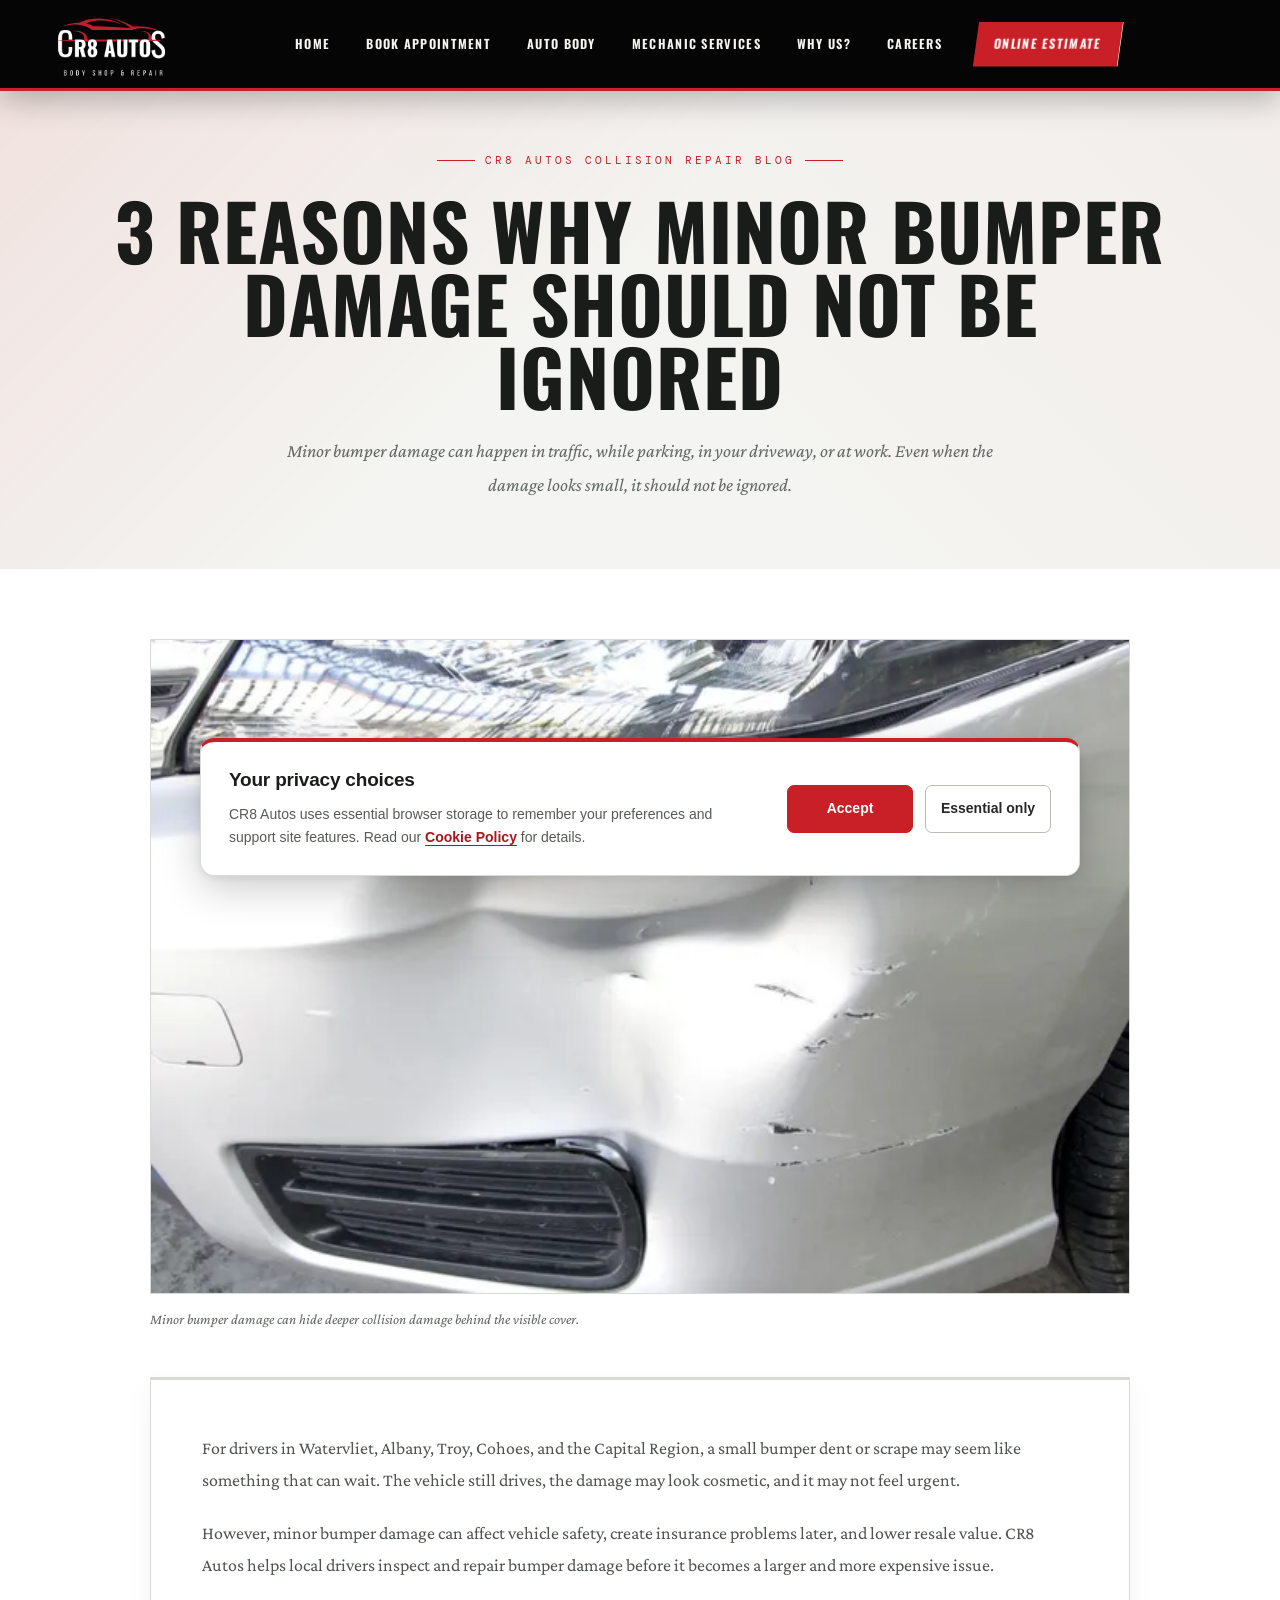
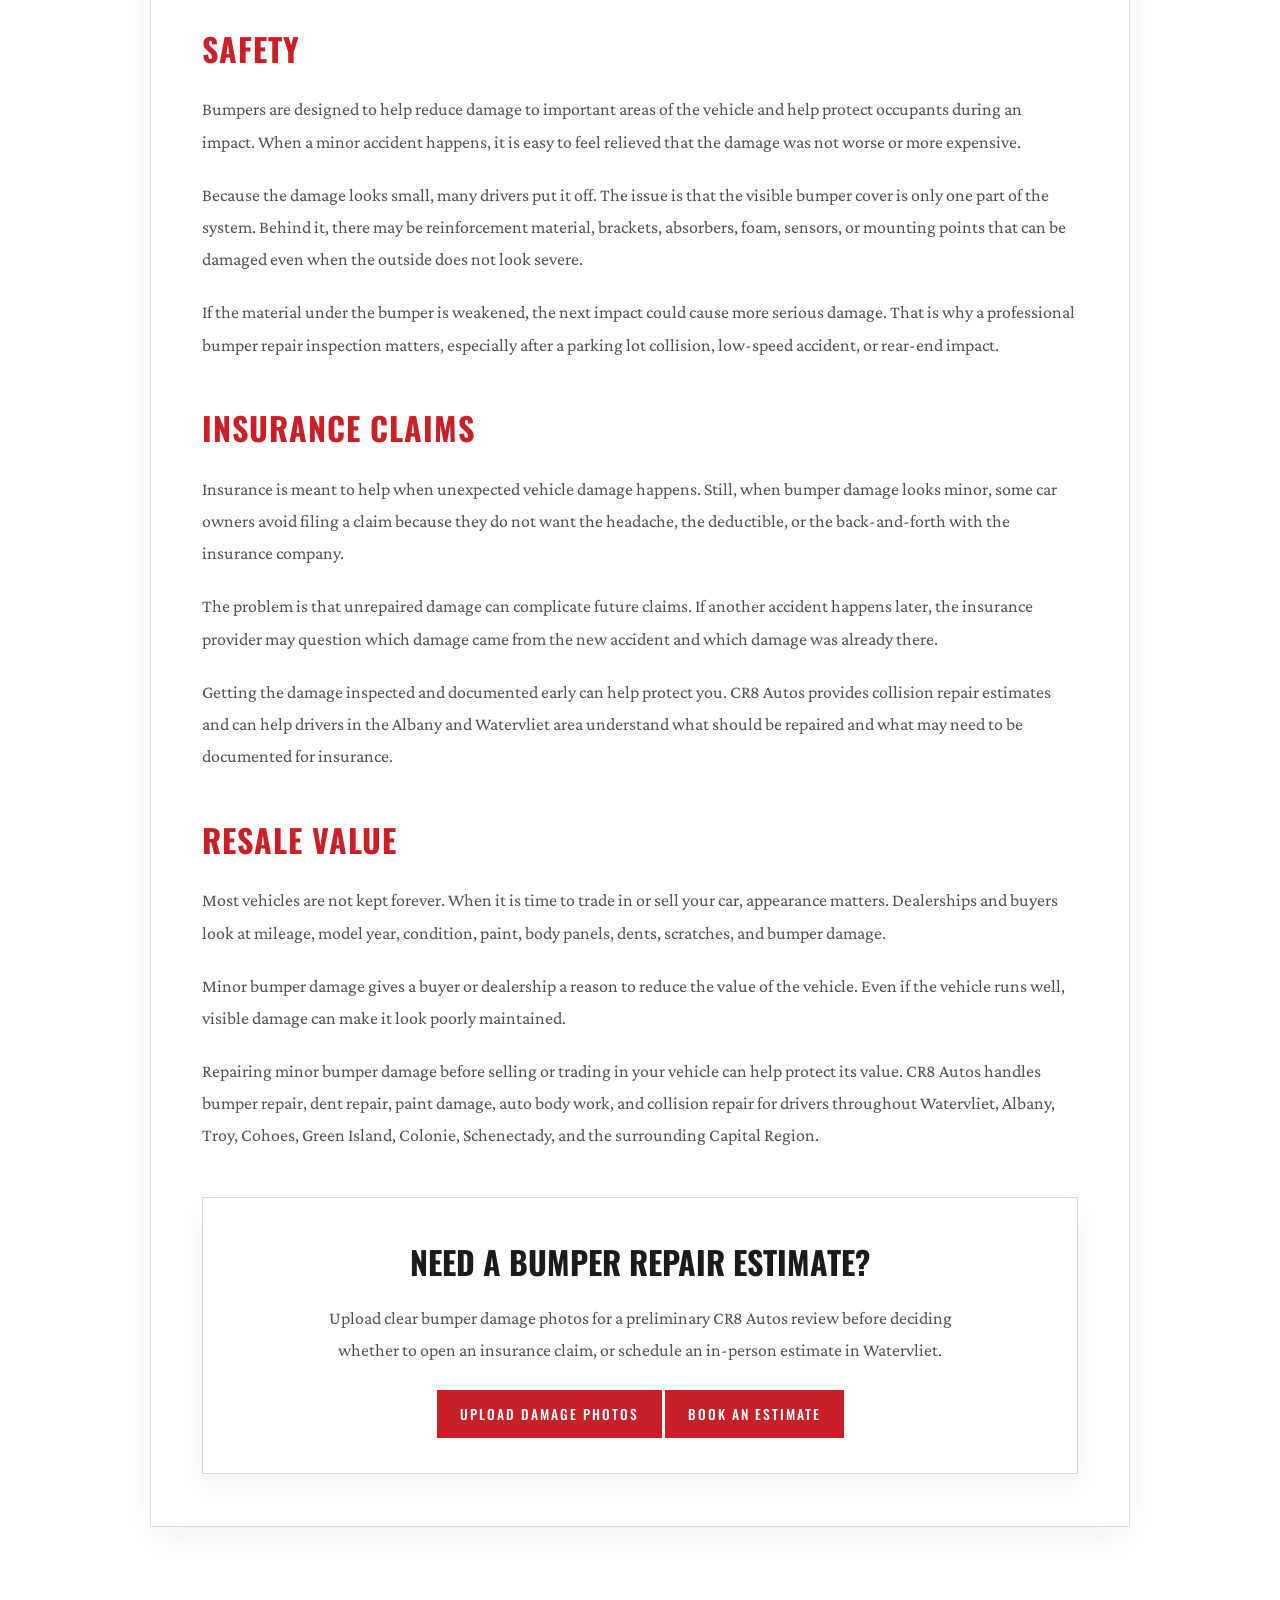
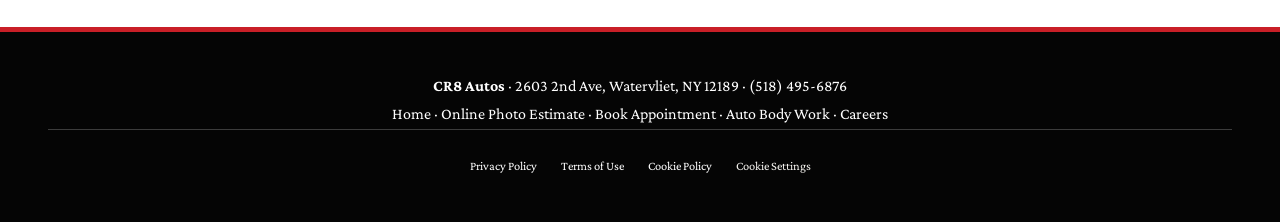
<file: 3-reasons-why-minor-bumper-damage-should-not-be-ignored.html>
<!DOCTYPE html>
<html lang="en">
<head>
<meta charset="UTF-8" />
<meta name="viewport" content="width=device-width, initial-scale=1.0" />
<title>Why Minor Bumper Damage Matters | CR8 Autos</title>
<meta name="description" content="Minor bumper damage can become a larger repair. Learn what to check and upload photos to CR8 Autos before deciding whether to open an insurance claim." />
<meta name="keywords" content="bumper repair Watervliet NY, collision repair Albany NY, minor bumper damage, auto body shop Watervliet, dent repair Albany, bumper dent repair Troy NY, insurance estimate Watervliet NY, auto body repair Capital Region" />
<link rel="canonical" href="https://cr8autos.com/3-reasons-why-minor-bumper-damage-should-not-be-ignored.html" />
<meta name="robots" content="index, follow" />
<meta property="og:title" content="3 Reasons Why Minor Bumper Damage Should Not Be Ignored | CR8 Autos" />
<meta property="og:description" content="Learn why bumper damage matters and upload photos to CR8 Autos to understand visible repair options before choosing an insurance claim or out-of-pocket repair." />
<meta property="og:type" content="article" />
<meta property="og:url" content="https://cr8autos.com/3-reasons-why-minor-bumper-damage-should-not-be-ignored.html" />
<meta property="og:image" content="https://cr8autos.com/minor-bumper-damage.webp" />
<meta name="twitter:card" content="summary_large_image" />
<meta name="twitter:title" content="3 Reasons Why Minor Bumper Damage Should Not Be Ignored" />
<meta name="twitter:description" content="CR8 Autos explains why minor bumper damage should be fixed early for drivers in Watervliet, Albany, Troy, and the Capital Region." />
<meta name="twitter:image" content="https://cr8autos.com/minor-bumper-damage.webp" />
<link href="https://fonts.googleapis.com/css2?family=Oswald:wght@300;400;500;600;700&family=Crimson+Pro:ital,wght@0,300;0,400;0,600;1,300;1,400&family=DM+Mono:wght@400;500&display=swap" rel="stylesheet"/>
<link rel="stylesheet" href="https://cdnjs.cloudflare.com/ajax/libs/font-awesome/6.4.0/css/all.min.css"/>
<script type="application/ld+json">
{
  "@context":"https://schema.org",
  "@type":"BlogPosting",
  "headline":"3 Reasons Why Minor Bumper Damage Should Not Be Ignored",
  "description":"Minor bumper damage can affect vehicle safety, insurance claims, and resale value. CR8 Autos explains why Watervliet and Albany area drivers should repair bumper damage early.",
  "image":"https://cr8autos.com/minor-bumper-damage.webp",
  "author":{"@type":"Organization","name":"CR8 Autos"},
  "publisher":{"@type":"Organization","name":"CR8 Autos"},
  "mainEntityOfPage":"https://cr8autos.com/3-reasons-why-minor-bumper-damage-should-not-be-ignored.html"
}
</script>
<link rel="stylesheet" href="styles.css?v=20261022-5"/>
</head>
<body class="site-page site-page-3-reasons-why-minor-bumper-damage-should-not-be-ignored">
<nav class="navbar" id="navbar">
  <a class="nav-logo" href="index.html" aria-label="CR8 Autos Home">
    <img src="logo-footer-transparent.png" alt="CR8 Autos auto body and mechanic shop"/>
  </a>
  <ul class="nav-links" id="navLinks">
    <li><a href="index.html">Home</a></li>
    <li><a href="booking.html">Book Appointment</a></li>
    <li><a href="auto-body-work-watervliet-ny.html">Auto Body</a></li>
    <li><a href="index.html#mechanic-services">Mechanic Services</a></li>
    <li><a href="whyus.html">Why Us?</a></li>
    <li><a href="careers.html">Careers</a></li>
    <li><a href="index.html#damage-estimator" class="nav-cta">Online Estimate</a></li>
  </ul>
  <button class="menu-btn" id="menuBtn" aria-label="Open menu" aria-expanded="false"><i class="fas fa-bars"></i></button>
</nav>
<header class="blog-hero">
  <div class="blog-hero-inner">
    <div class="blog-tag">CR8 Autos Collision Repair Blog</div>
    <h1>3 Reasons Why Minor Bumper Damage Should Not Be Ignored</h1>
    <p class="hero-sub">Minor bumper damage can happen in traffic, while parking, in your driveway, or at work. Even when the damage looks small, it should not be ignored.</p>
  </div>
</header>
<main class="article-wrap">
  <div class="article-inner">
    <img class="hero-img" src="minor-bumper-damage.webp" alt="Minor front bumper damage on vehicle needing collision repair in Watervliet NY" loading="eager" />
    <p class="image-caption">Minor bumper damage can hide deeper collision damage behind the visible cover.</p>
    <article class="article-content">
      <p>For drivers in Watervliet, Albany, Troy, Cohoes, and the Capital Region, a small bumper dent or scrape may seem like something that can wait. The vehicle still drives, the damage may look cosmetic, and it may not feel urgent.</p>
      <p>However, minor bumper damage can affect vehicle safety, create insurance problems later, and lower resale value. CR8 Autos helps local drivers inspect and repair bumper damage before it becomes a larger and more expensive issue.</p>
      <h2>Safety</h2>
      <p>Bumpers are designed to help reduce damage to important areas of the vehicle and help protect occupants during an impact. When a minor accident happens, it is easy to feel relieved that the damage was not worse or more expensive.</p>
      <p>Because the damage looks small, many drivers put it off. The issue is that the visible bumper cover is only one part of the system. Behind it, there may be reinforcement material, brackets, absorbers, foam, sensors, or mounting points that can be damaged even when the outside does not look severe.</p>
      <p>If the material under the bumper is weakened, the next impact could cause more serious damage. That is why a professional bumper repair inspection matters, especially after a parking lot collision, low-speed accident, or rear-end impact.</p>
      <h2>Insurance Claims</h2>
      <p>Insurance is meant to help when unexpected vehicle damage happens. Still, when bumper damage looks minor, some car owners avoid filing a claim because they do not want the headache, the deductible, or the back-and-forth with the insurance company.</p>
      <p>The problem is that unrepaired damage can complicate future claims. If another accident happens later, the insurance provider may question which damage came from the new accident and which damage was already there.</p>
      <p>Getting the damage inspected and documented early can help protect you. CR8 Autos provides collision repair estimates and can help drivers in the Albany and Watervliet area understand what should be repaired and what may need to be documented for insurance.</p>
      <h2>Resale Value</h2>
      <p>Most vehicles are not kept forever. When it is time to trade in or sell your car, appearance matters. Dealerships and buyers look at mileage, model year, condition, paint, body panels, dents, scratches, and bumper damage.</p>
      <p>Minor bumper damage gives a buyer or dealership a reason to reduce the value of the vehicle. Even if the vehicle runs well, visible damage can make it look poorly maintained.</p>
      <p>Repairing minor bumper damage before selling or trading in your vehicle can help protect its value. CR8 Autos handles bumper repair, dent repair, paint damage, auto body work, and collision repair for drivers throughout Watervliet, Albany, Troy, Cohoes, Green Island, Colonie, Schenectady, and the surrounding Capital Region.</p>
      <div class="cta-box">
        <h3>Need a Bumper Repair Estimate?</h3>
        <p>Upload clear bumper damage photos for a preliminary CR8 Autos review before deciding whether to open an insurance claim, or schedule an in-person estimate in Watervliet.</p>
        <a href="/index.html#damage-estimator" class="btn btn-red">Upload Damage Photos</a>
        <a href="/booking.html" class="btn btn-red">Book An Estimate</a>
      </div>
    </article>
  </div>
</main>
<footer class="footer">
  <p><strong>CR8 Autos</strong> · 2603 2nd Ave, Watervliet, NY 12189 · <a href="tel:15184956876">(518) 495-6876</a></p>
  <p><a href="index.html">Home</a> · <a href="index.html#damage-estimator">Online Photo Estimate</a> · <a href="booking.html">Book Appointment</a> · <a href="auto-body-work-watervliet-ny.html">Auto Body Work</a> · <a href="careers.html">Careers</a></p>
</footer>
<script>
const navbar = document.getElementById('navbar');
const menuBtn = document.getElementById('menuBtn');
const navLinks = document.getElementById('navLinks');
window.addEventListener('scroll', () => {
  if (window.scrollY > 50) navbar.classList.add('scrolled');
  else navbar.classList.remove('scrolled');
});
if (menuBtn && navLinks) {
  menuBtn.addEventListener('click', () => navLinks.classList.toggle('open'));
  navLinks.querySelectorAll('a').forEach(link => link.addEventListener('click', () => navLinks.classList.remove('open')));
}
</script>
<script src="site-ui.js?v=20261022-3" defer></script>
</body>
</html>
</file>
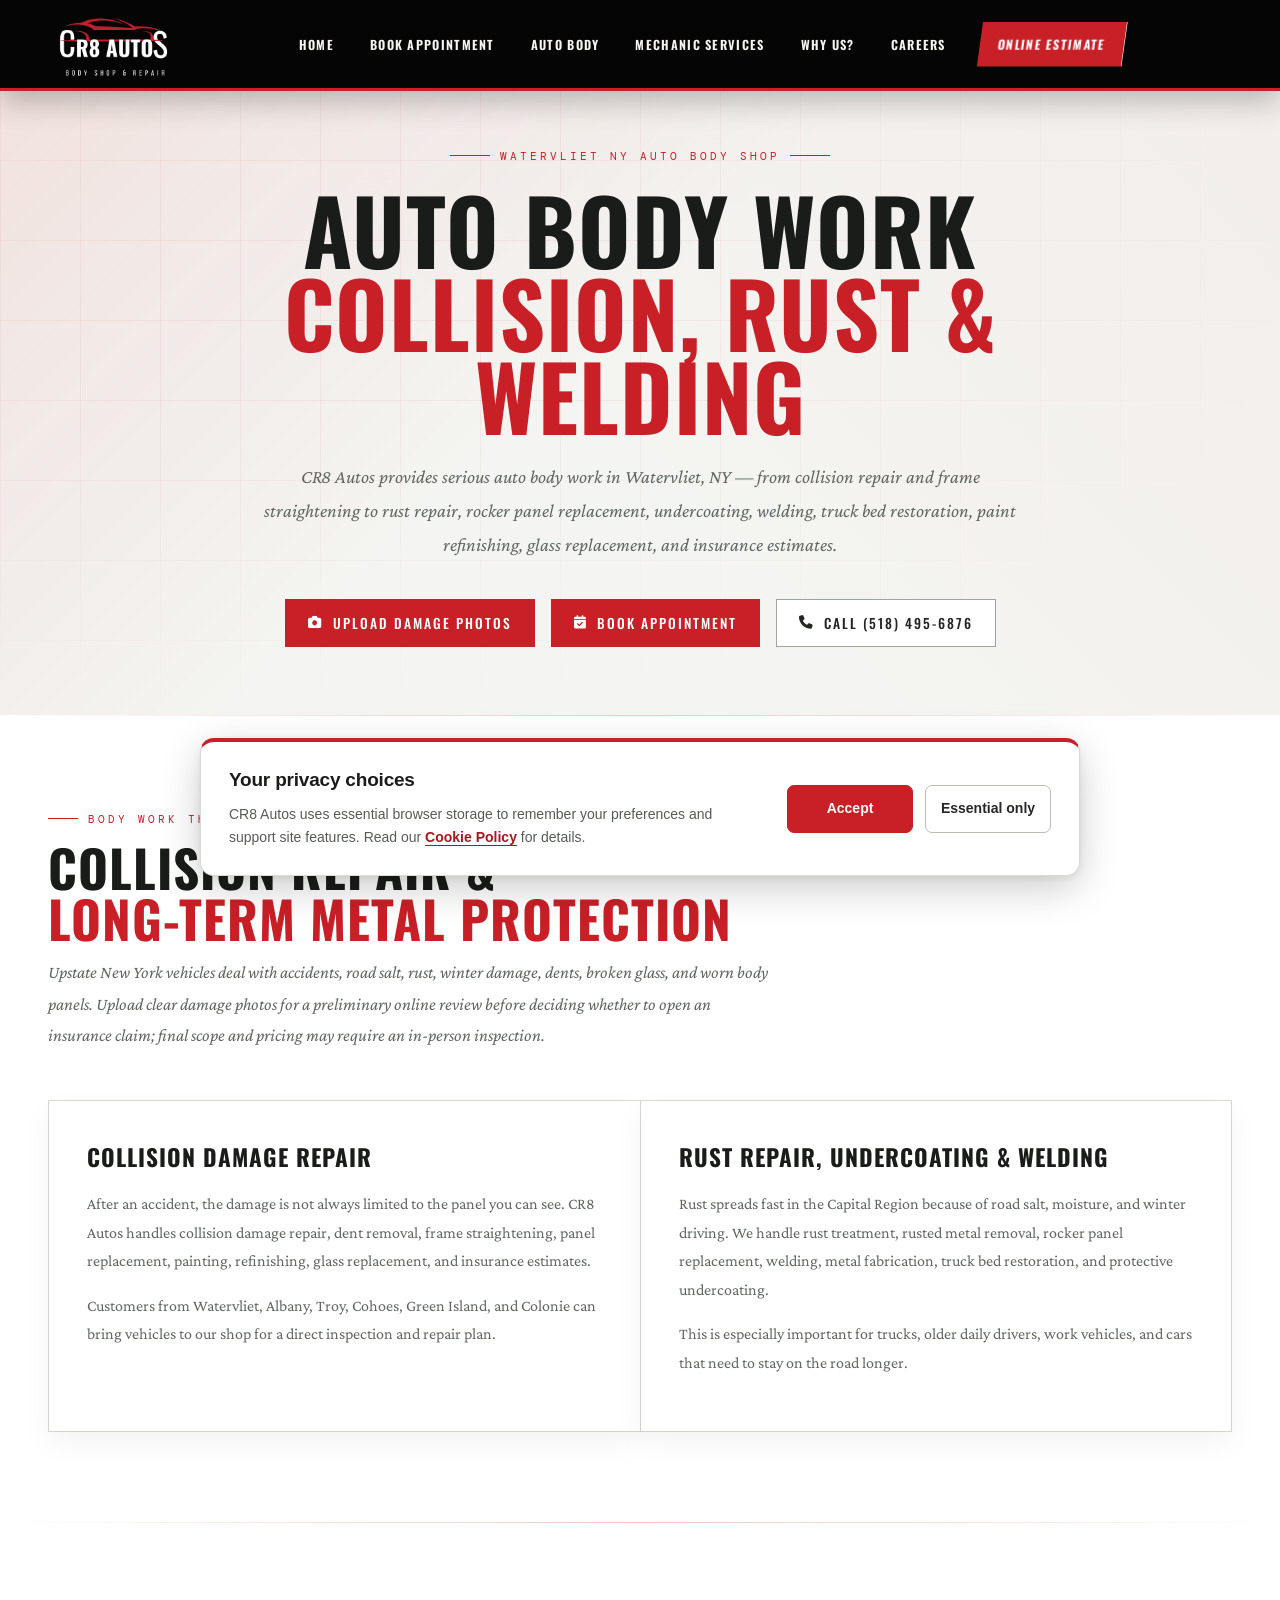
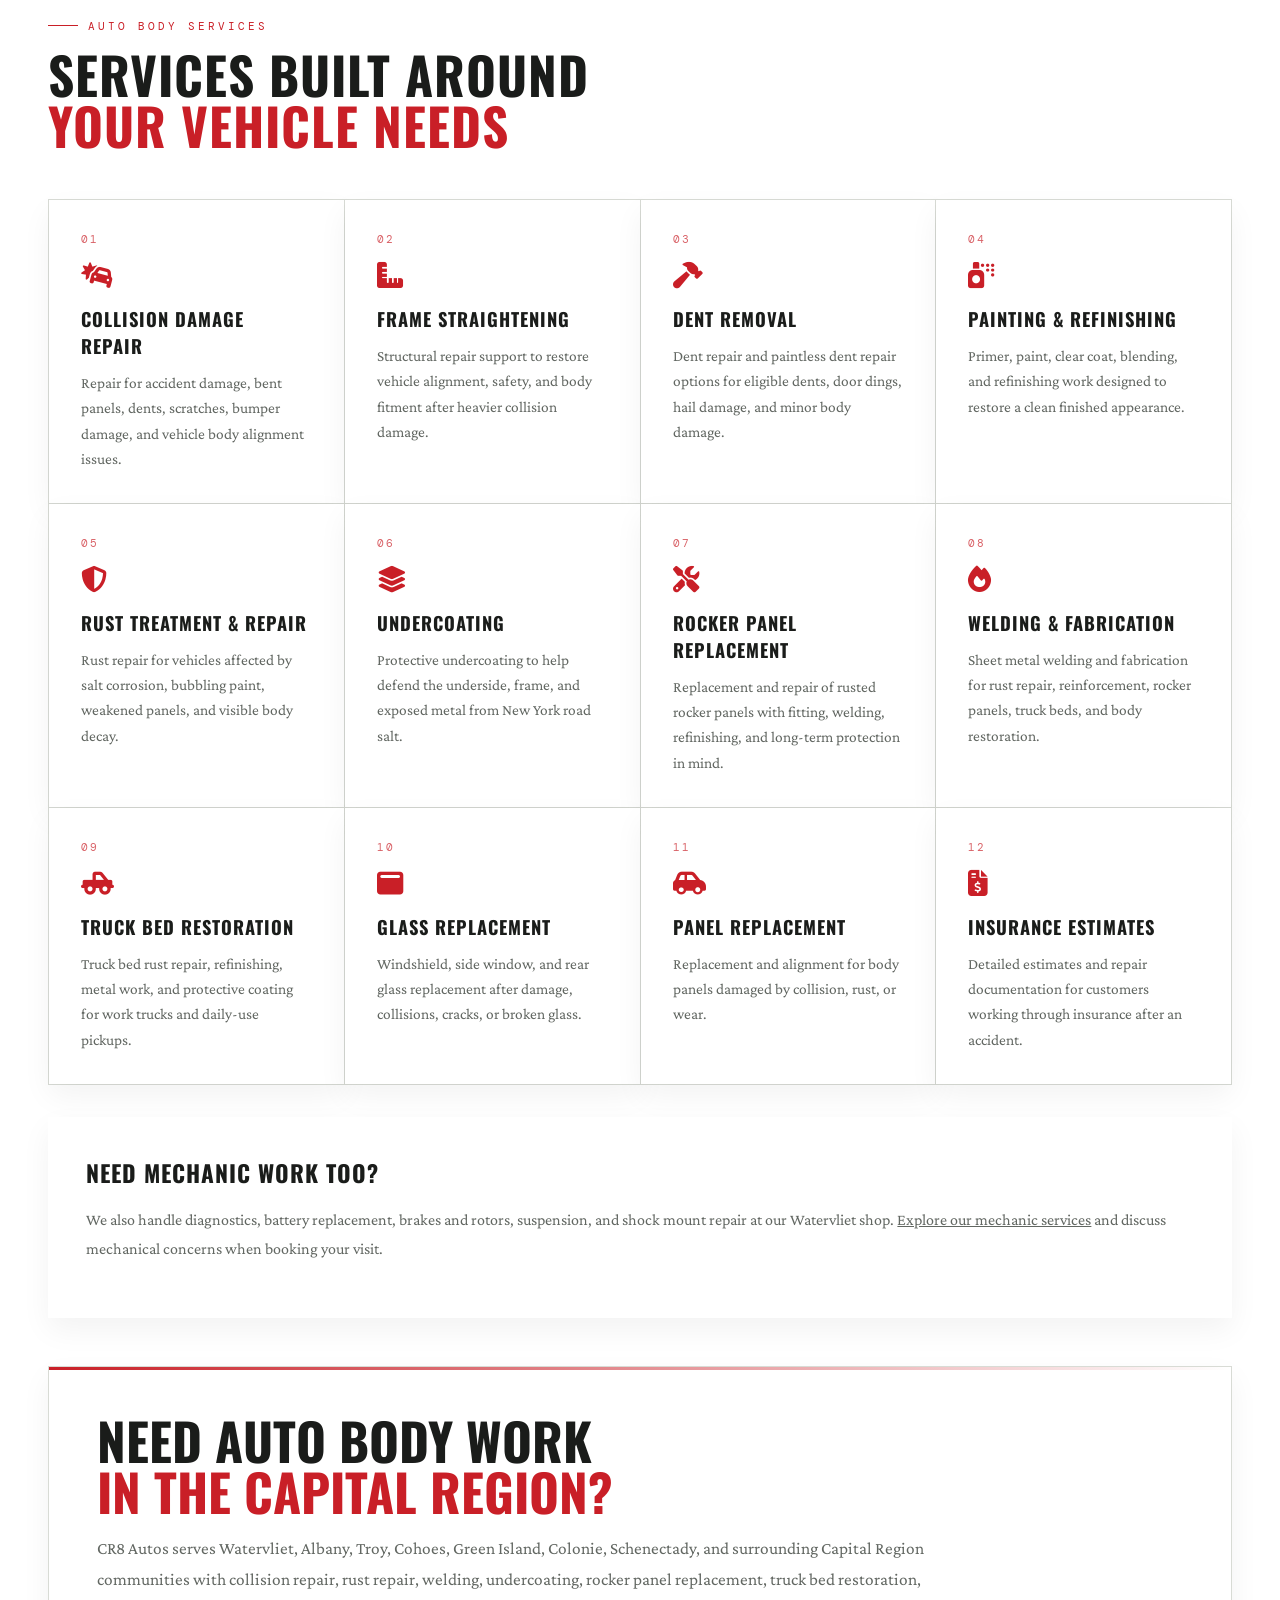
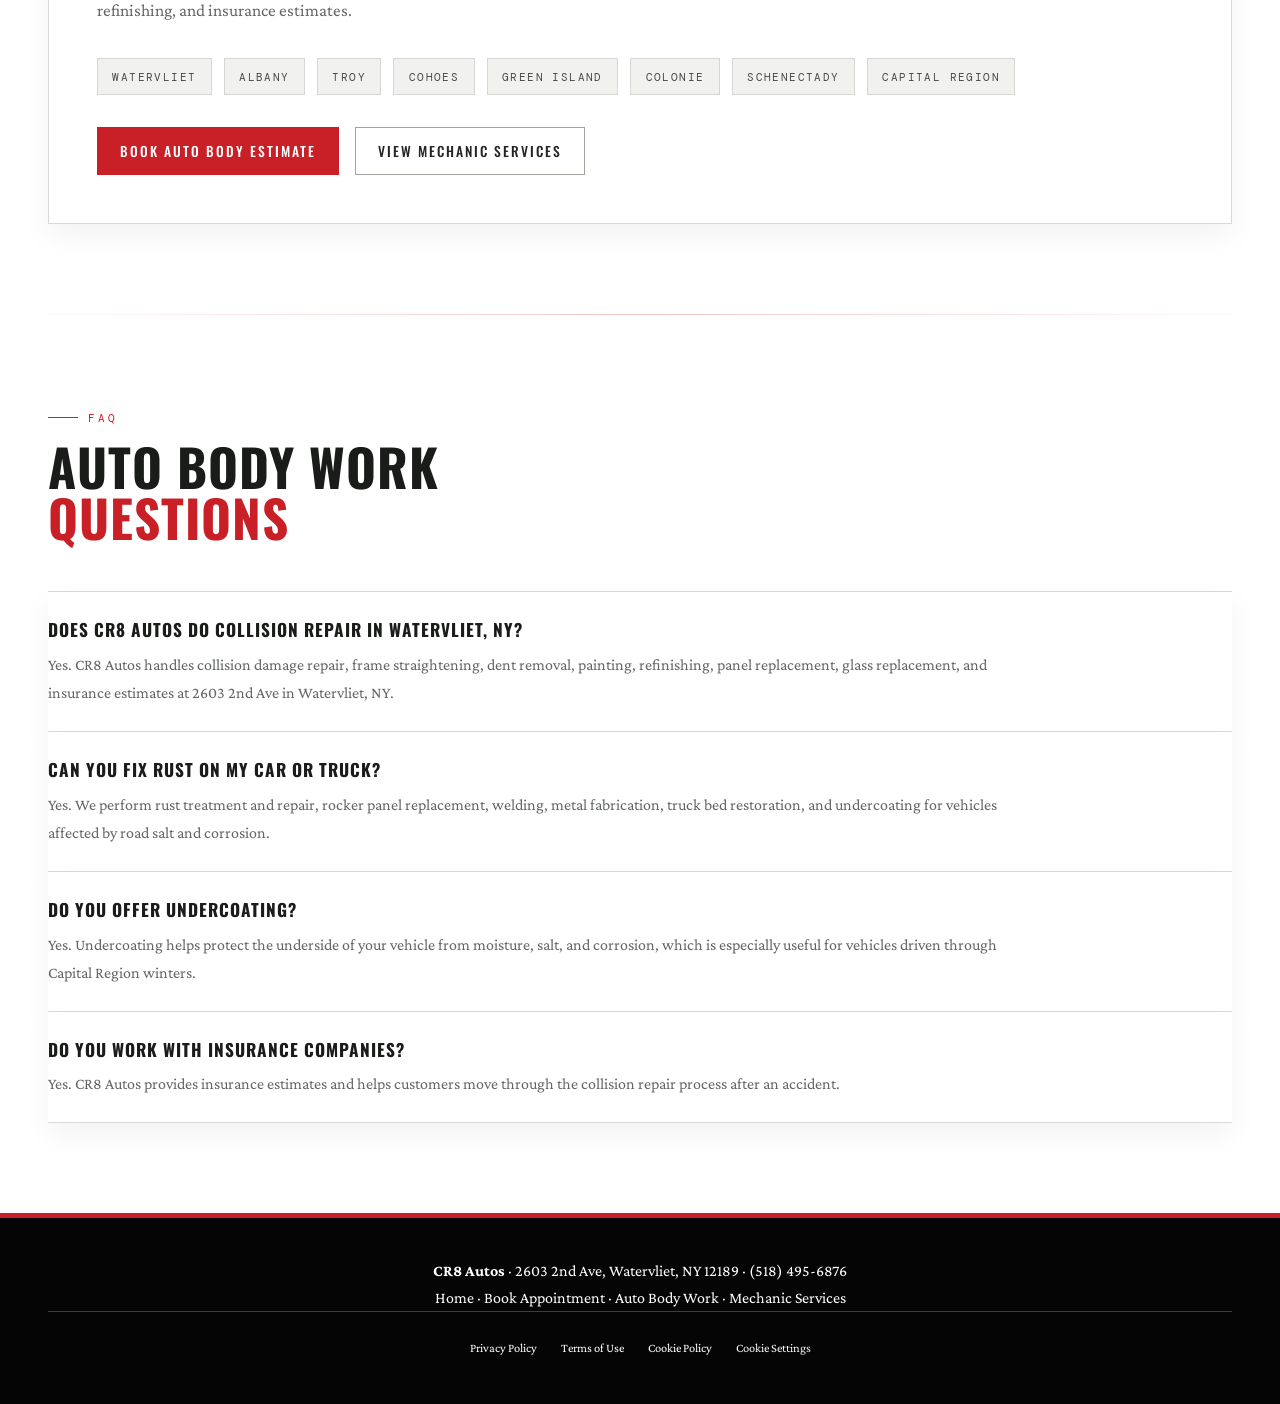
<file: auto-body-work-watervliet-ny.html>
<!DOCTYPE html>
<html lang="en">
<head>
<meta charset="UTF-8"/>
<meta name="viewport" content="width=device-width, initial-scale=1.0"/>
<title>Auto Body Repair Watervliet NY | CR8 Autos</title>
<meta name="description" content="Collision, rust and auto body repair in Watervliet, NY, plus mechanic services for brakes, batteries and suspension. Upload damage photos or book CR8 Autos."/>
<meta name="keywords" content="auto body work Watervliet NY, collision repair Albany NY, rust repair Watervliet, rocker panel replacement Albany, undercoating Troy NY, welding auto body Watervliet, truck bed restoration Albany, frame straightening Capital Region, paint refinishing Watervliet"/>
<link rel="canonical" href="https://cr8autos.com/auto-body-work-watervliet-ny.html"/>
<meta property="og:title" content="Auto Body Repair Watervliet NY | CR8 Autos"/>
<meta property="og:description" content="Collision, rust and auto body repair in Watervliet, NY, plus mechanic services for brakes, batteries and suspension. Upload damage photos or book CR8 Autos."/>
<meta property="og:type" content="website"/>
<meta property="og:url" content="https://cr8autos.com/auto-body-work-watervliet-ny.html"/>
<meta name="robots" content="index, follow"/>
<link href="https://fonts.googleapis.com/css2?family=Oswald:wght@300;400;500;600;700&family=Crimson+Pro:ital,wght@0,300;0,400;0,600;1,300;1,400&family=DM+Mono:wght@400;500&display=swap" rel="stylesheet"/>
<link rel="stylesheet" href="https://cdnjs.cloudflare.com/ajax/libs/font-awesome/6.4.0/css/all.min.css"/>
<link rel="stylesheet" href="styles.css?v=20261022-5"/>
<script type="application/ld+json">
{
  "@context":"https://schema.org",
  "@type":["AutoBodyShop","AutoRepair"],
  "name":"CR8 Autos",
  "url":"https://cr8autos.com/auto-body-work-watervliet-ny.html",
  "telephone":"+15184956876",
  "address":{"@type":"PostalAddress","streetAddress":"2603 2nd Ave","addressLocality":"Watervliet","addressRegion":"NY","postalCode":"12189","addressCountry":"US"},
  "geo":{"@type":"GeoCoordinates","latitude":42.7284,"longitude":-73.7071},
  "areaServed":["Watervliet NY","Albany NY","Troy NY","Cohoes NY","Green Island NY","Colonie NY","Schenectady NY","Capital Region NY"],
  "openingHoursSpecification":[{"@type":"OpeningHoursSpecification","dayOfWeek":["Monday","Tuesday","Wednesday","Thursday","Friday"],"opens":"09:00","closes":"18:00"}],
  "makesOffer":[
    {"@type":"Offer","itemOffered":{"@type":"Service","name":"Collision Damage Repair"}},
    {"@type":"Offer","itemOffered":{"@type":"Service","name":"Rust Treatment and Repair"}},
    {"@type":"Offer","itemOffered":{"@type":"Service","name":"Undercoating"}},
    {"@type":"Offer","itemOffered":{"@type":"Service","name":"Rocker Panel Replacement"}},
    {"@type":"Offer","itemOffered":{"@type":"Service","name":"Welding and Metal Fabrication"}},
    {"@type":"Offer","itemOffered":{"@type":"Service","name":"Truck Bed Restoration"}},
    {"@type":"Offer","itemOffered":{"@type":"Service","name":"Painting and Refinishing"}},
    {"@type":"Offer","itemOffered":{"@type":"Service","name":"Glass Replacement"}},
    {"@type":"Offer","itemOffered":{"@type":"Service","name":"Frame Straightening"}},
    {"@type":"Offer","itemOffered":{"@type":"Service","name":"Panel Replacement"}},
    {"@type":"Offer","itemOffered":{"@type":"Service","name":"Insurance Estimates"}}
  ]
}
</script>
<script type="application/ld+json">
{
  "@context":"https://schema.org",
  "@type":"FAQPage",
  "mainEntity":[
    {"@type":"Question","name":"Does CR8 Autos do collision repair in Watervliet, NY?","acceptedAnswer":{"@type":"Answer","text":"Yes. CR8 Autos handles collision damage repair, frame straightening, dent removal, panel replacement, painting, refinishing, glass replacement, and insurance estimates at 2603 2nd Ave in Watervliet, NY."}},
    {"@type":"Question","name":"Can CR8 Autos fix rust on cars and trucks?","acceptedAnswer":{"@type":"Answer","text":"Yes. CR8 Autos performs rust treatment and repair, undercoating, rocker panel replacement, welding, metal fabrication, and truck bed restoration for vehicles in Watervliet, Albany, Troy, Cohoes, and the Capital Region."}},
    {"@type":"Question","name":"Do you work with insurance companies?","acceptedAnswer":{"@type":"Answer","text":"Yes. CR8 Autos writes insurance estimates and helps customers with the collision repair process after an accident."}},
    {"@type":"Question","name":"What areas do you serve for auto body work?","acceptedAnswer":{"@type":"Answer","text":"CR8 Autos serves Watervliet, Albany, Troy, Cohoes, Green Island, Colonie, Schenectady, and the greater Capital Region."}}
  ]
}
</script>
<meta name="twitter:title" content="Auto Body Repair Watervliet NY | CR8 Autos"/>
<meta name="twitter:description" content="Collision, rust and auto body repair in Watervliet, NY, plus mechanic services for brakes, batteries and suspension. Upload damage photos or book CR8 Autos."/>
<meta name="twitter:card" content="summary_large_image"/>
<meta property="og:image" content="https://cr8autos.com/cr8-autos-storefront-sign.webp"/>
<meta name="twitter:image" content="https://cr8autos.com/cr8-autos-storefront-sign.webp"/>
</head>
<body class="site-page site-page-auto-body-work-watervliet-ny">

<nav class="navbar" id="navbar">
  <a class="nav-logo" href="index.html" aria-label="CR8 Autos Home">
    <img src="logo-footer-transparent.png" alt="CR8 Autos auto body and mechanic shop"/>
  </a>
  <button class="menu-btn" id="menuBtn" aria-label="Open navigation" aria-expanded="false"><i class="fas fa-bars"></i></button>
  <ul class="nav-links" id="navLinks">
    <li><a href="index.html">Home</a></li>
    <li><a href="booking.html">Book Appointment</a></li>
    <li><a href="auto-body-work-watervliet-ny.html">Auto Body</a></li>
    <li><a href="index.html#mechanic-services">Mechanic Services</a></li>
    <li><a href="whyus.html">Why Us?</a></li>
    <li><a href="careers.html">Careers</a></li>
    <li><a href="index.html#damage-estimator" class="nav-cta">Online Estimate</a></li>
  </ul>
</nav>

<section class="seo-hero">
  <div class="seo-hero-inner">
    <div class="seo-tag"><span>Watervliet NY Auto Body Shop</span></div>
    <h1 class="seo-title">Auto Body Work<br><span>Collision, Rust & Welding</span></h1>
    <p class="seo-sub">CR8 Autos provides serious auto body work in Watervliet, NY — from collision repair and frame straightening to rust repair, rocker panel replacement, undercoating, welding, truck bed restoration, paint refinishing, glass replacement, and insurance estimates.</p>
    <div class="hero-btns">
      <a href="index.html#damage-estimator" class="btn btn-red"><i class="fas fa-camera"></i> Upload Damage Photos</a>
      <a href="booking.html" class="btn btn-red"><i class="fas fa-calendar-check"></i> Book Appointment</a>
      <a href="tel:15184956876" class="btn btn-outline"><i class="fas fa-phone"></i> Call (518) 495-6876</a>
    </div>
  </div>
</section>

<section class="section section-dark">
  <div class="section-inner">
    <div class="section-tag"><span>Body Work That Solves the Real Problem</span></div>
    <h2 class="section-title">Collision Repair &<br><span>Long-Term Metal Protection</span></h2>
    <p class="section-sub">Upstate New York vehicles deal with accidents, road salt, rust, winter damage, dents, broken glass, and worn body panels. Upload clear damage photos for a preliminary online review before deciding whether to open an insurance claim; final scope and pricing may require an in-person inspection.</p>

    <div class="content-grid">
      <div class="info-card">
        <h3>Collision Damage Repair</h3>
        <p>After an accident, the damage is not always limited to the panel you can see. CR8 Autos handles collision damage repair, dent removal, frame straightening, panel replacement, painting, refinishing, glass replacement, and insurance estimates.</p>
        <p>Customers from Watervliet, Albany, Troy, Cohoes, Green Island, and Colonie can bring vehicles to our shop for a direct inspection and repair plan.</p>
      </div>
      <div class="info-card">
        <h3>Rust Repair, Undercoating & Welding</h3>
        <p>Rust spreads fast in the Capital Region because of road salt, moisture, and winter driving. We handle rust treatment, rusted metal removal, rocker panel replacement, welding, metal fabrication, truck bed restoration, and protective undercoating.</p>
        <p>This is especially important for trucks, older daily drivers, work vehicles, and cars that need to stay on the road longer.</p>
      </div>
    </div>
  </div>
</section>

<section class="section">
  <div class="section-inner">
    <div class="section-tag"><span>Auto Body Services</span></div>
    <h2 class="section-title">Services Built Around<br><span>Your Vehicle Needs</span></h2>

    <div class="service-grid">
      <article class="service-card"><div class="service-num">01</div><i class="fas fa-car-crash"></i><h3>Collision Damage Repair</h3><p>Repair for accident damage, bent panels, dents, scratches, bumper damage, and vehicle body alignment issues.</p></article>
      <article class="service-card"><div class="service-num">02</div><i class="fas fa-ruler-combined"></i><h3>Frame Straightening</h3><p>Structural repair support to restore vehicle alignment, safety, and body fitment after heavier collision damage.</p></article>
      <article class="service-card"><div class="service-num">03</div><i class="fas fa-hammer"></i><h3>Dent Removal</h3><p>Dent repair and paintless dent repair options for eligible dents, door dings, hail damage, and minor body damage.</p></article>
      <article class="service-card"><div class="service-num">04</div><i class="fas fa-spray-can"></i><h3>Painting & Refinishing</h3><p>Primer, paint, clear coat, blending, and refinishing work designed to restore a clean finished appearance.</p></article>
      <article class="service-card"><div class="service-num">05</div><i class="fas fa-shield-alt"></i><h3>Rust Treatment & Repair</h3><p>Rust repair for vehicles affected by salt corrosion, bubbling paint, weakened panels, and visible body decay.</p></article>
      <article class="service-card"><div class="service-num">06</div><i class="fas fa-layer-group"></i><h3>Undercoating</h3><p>Protective undercoating to help defend the underside, frame, and exposed metal from New York road salt.</p></article>
      <article class="service-card"><div class="service-num">07</div><i class="fas fa-tools"></i><h3>Rocker Panel Replacement</h3><p>Replacement and repair of rusted rocker panels with fitting, welding, refinishing, and long-term protection in mind.</p></article>
      <article class="service-card"><div class="service-num">08</div><i class="fas fa-fire"></i><h3>Welding & Fabrication</h3><p>Sheet metal welding and fabrication for rust repair, reinforcement, rocker panels, truck beds, and body restoration.</p></article>
      <article class="service-card"><div class="service-num">09</div><i class="fas fa-truck-pickup"></i><h3>Truck Bed Restoration</h3><p>Truck bed rust repair, refinishing, metal work, and protective coating for work trucks and daily-use pickups.</p></article>
      <article class="service-card"><div class="service-num">10</div><i class="fas fa-window-maximize"></i><h3>Glass Replacement</h3><p>Windshield, side window, and rear glass replacement after damage, collisions, cracks, or broken glass.</p></article>
      <article class="service-card"><div class="service-num">11</div><i class="fas fa-car-side"></i><h3>Panel Replacement</h3><p>Replacement and alignment for body panels damaged by collision, rust, or wear.</p></article>
      <article class="service-card"><div class="service-num">12</div><i class="fas fa-file-invoice-dollar"></i><h3>Insurance Estimates</h3><p>Detailed estimates and repair documentation for customers working through insurance after an accident.</p></article>
    </div>

    <div class="info-card mechanic-crosslink"><h3>Need Mechanic Work Too?</h3><p>We also handle diagnostics, battery replacement, brakes and rotors, suspension, and shock mount repair at our Watervliet shop. <a href="index.html#mechanic-services">Explore our mechanic services</a> and discuss mechanical concerns when booking your visit.</p></div>
    <div class="cta-panel">
      <h2>Need Auto Body Work<br><span>In The Capital Region?</span></h2>
      <p>CR8 Autos serves Watervliet, Albany, Troy, Cohoes, Green Island, Colonie, Schenectady, and surrounding Capital Region communities with collision repair, rust repair, welding, undercoating, rocker panel replacement, truck bed restoration, refinishing, and insurance estimates.</p>
      <div class="area-cloud">
        <span>Watervliet</span><span>Albany</span><span>Troy</span><span>Cohoes</span><span>Green Island</span><span>Colonie</span><span>Schenectady</span><span>Capital Region</span>
      </div>
      <div class="hero-btns auto-body-work-watervliet-ny-utility-1">
        <a href="booking.html" class="btn btn-red">Book Auto Body Estimate</a>
        <a href="index.html#mechanic-services" class="btn btn-outline">View Mechanic Services</a>
      </div>
    </div>
  </div>
</section>

<section class="section section-dark">
  <div class="section-inner">
    <div class="section-tag"><span>FAQ</span></div>
    <h2 class="section-title">Auto Body Work<br><span>Questions</span></h2>
    <div class="faq-list">
      <div class="faq-item"><h3>Does CR8 Autos do collision repair in Watervliet, NY?</h3><p>Yes. CR8 Autos handles collision damage repair, frame straightening, dent removal, painting, refinishing, panel replacement, glass replacement, and insurance estimates at 2603 2nd Ave in Watervliet, NY.</p></div>
      <div class="faq-item"><h3>Can you fix rust on my car or truck?</h3><p>Yes. We perform rust treatment and repair, rocker panel replacement, welding, metal fabrication, truck bed restoration, and undercoating for vehicles affected by road salt and corrosion.</p></div>
      <div class="faq-item"><h3>Do you offer undercoating?</h3><p>Yes. Undercoating helps protect the underside of your vehicle from moisture, salt, and corrosion, which is especially useful for vehicles driven through Capital Region winters.</p></div>
      <div class="faq-item"><h3>Do you work with insurance companies?</h3><p>Yes. CR8 Autos provides insurance estimates and helps customers move through the collision repair process after an accident.</p></div>
    </div>
  </div>
</section>

<footer class="footer">
  <p><strong>CR8 Autos</strong> · 2603 2nd Ave, Watervliet, NY 12189 · <a href="tel:15184956876">(518) 495-6876</a></p>
  <p><a href="index.html">Home</a> · <a href="booking.html">Book Appointment</a> · <a href="auto-body-work-watervliet-ny.html">Auto Body Work</a> · <a href="index.html#mechanic-services">Mechanic Services</a></p>
</footer>

<script src="script.js?v=20261022-1"></script>
<script src="site-ui.js?v=20261022-3" defer></script>
</body>
</html>
</file>
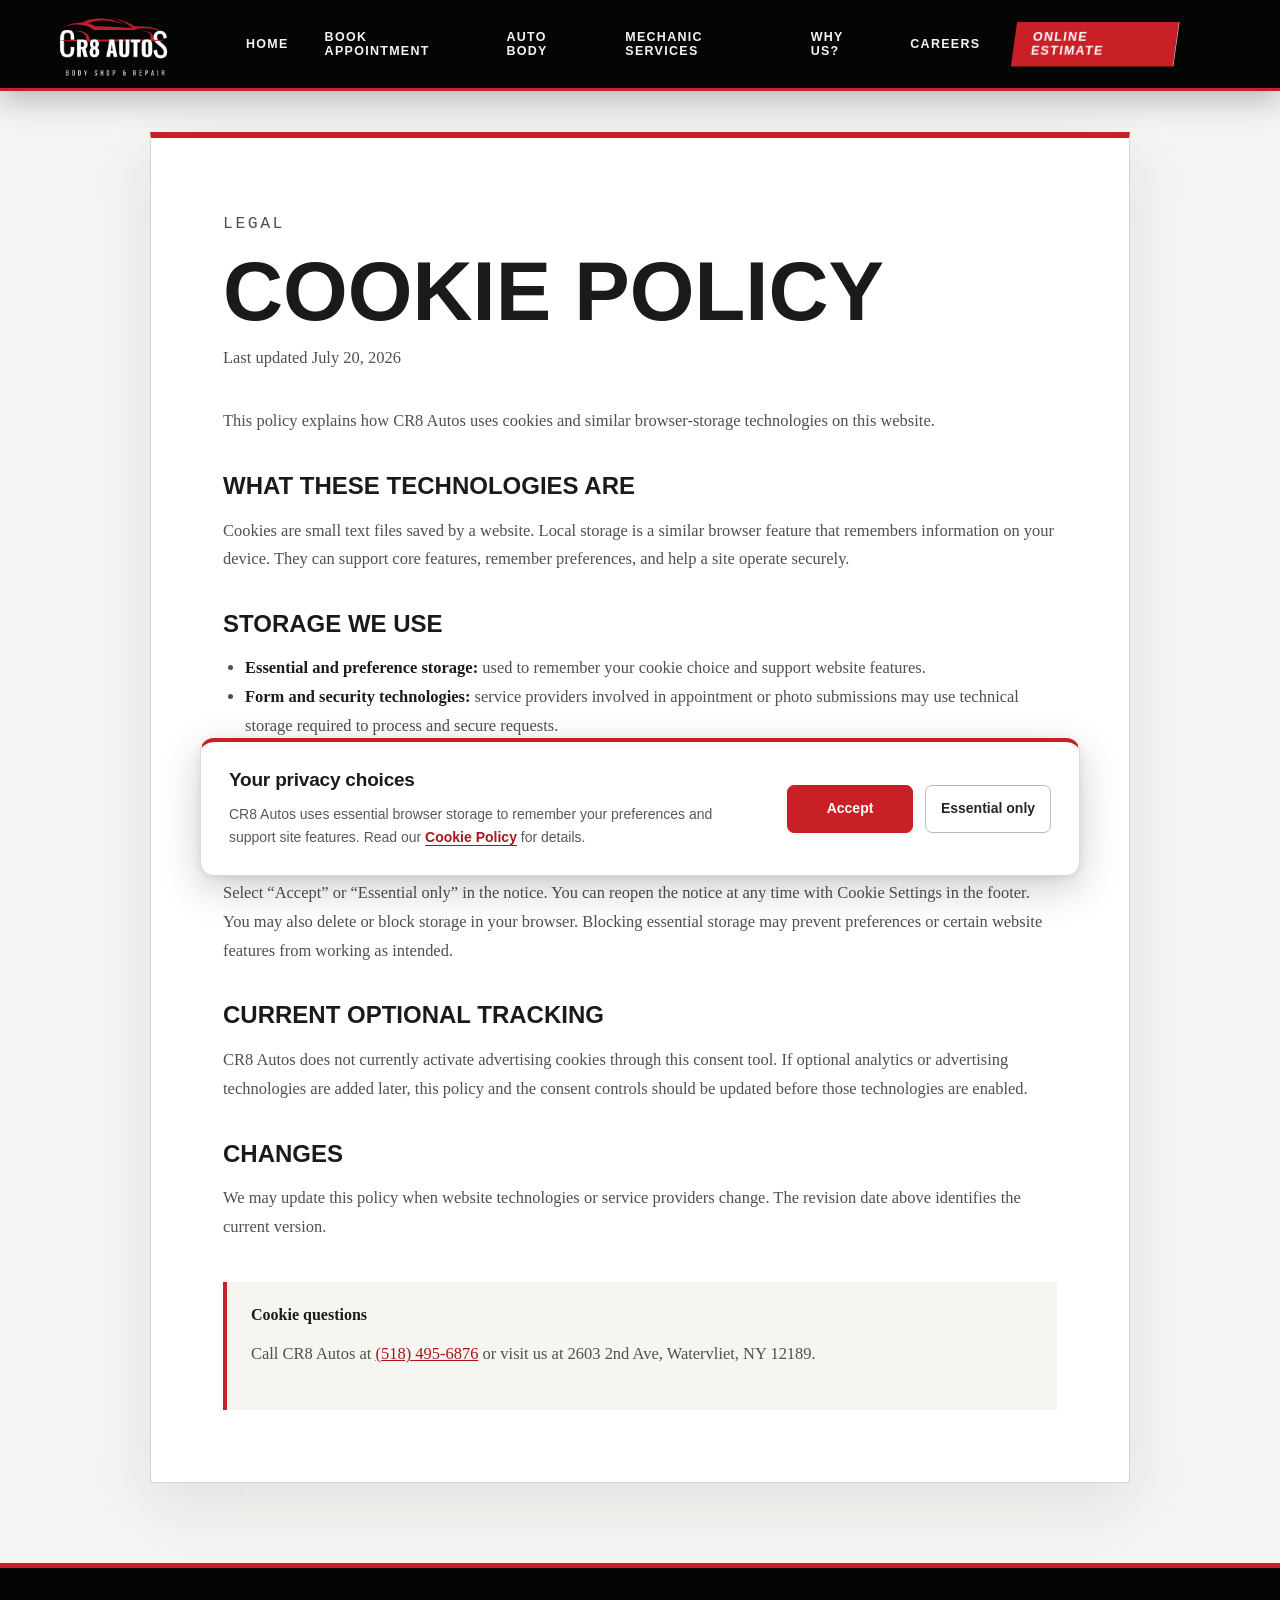
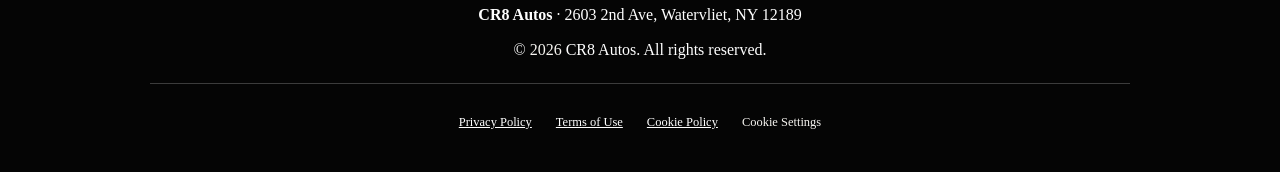
<file: cookie-policy.html>
<!DOCTYPE html>
<html lang="en">
<head>
  <meta charset="UTF-8"><meta name="viewport" content="width=device-width, initial-scale=1.0">
  <title>Cookie Policy | CR8 Autos</title>
  <meta name="description" content="Information about cookies, browser storage, and privacy choices on the CR8 Autos website.">
  <link rel="canonical" href="https://cr8autos.com/cookie-policy.html">
  <link rel="stylesheet" href="styles.css?v=20261022-5">
</head>
<body class="site-page site-page-legal">
  <nav class="navbar" id="navbar" aria-label="Main navigation">
    <a class="nav-logo" href="index.html" aria-label="CR8 Autos Home"><img src="logo-footer-transparent.png" alt="CR8 Autos auto body and mechanic shop"></a>
    <button class="menu-btn" id="menuBtn" aria-label="Open navigation" aria-expanded="false">Menu</button>
    <ul class="nav-links" id="navLinks"><li><a href="index.html">Home</a></li><li><a href="booking.html">Book Appointment</a></li><li><a href="auto-body-work-watervliet-ny.html">Auto Body</a></li>
    <li><a href="index.html#mechanic-services">Mechanic Services</a></li><li><a href="whyus.html">Why Us?</a></li><li><a href="careers.html">Careers</a></li><li><a class="nav-cta" href="index.html#damage-estimator">Online Estimate</a></li></ul>
  </nav>
  <main class="legal-main"><article class="legal-card">
    <p class="legal-eyebrow">Legal</p><h1>Cookie Policy</h1><p class="legal-updated">Last updated July 20, 2026</p>
    <p>This policy explains how CR8 Autos uses cookies and similar browser-storage technologies on this website.</p>
    <h2>What these technologies are</h2><p>Cookies are small text files saved by a website. Local storage is a similar browser feature that remembers information on your device. They can support core features, remember preferences, and help a site operate securely.</p>
    <h2>Storage we use</h2><ul><li><strong>Essential and preference storage:</strong> used to remember your cookie choice and support website features.</li><li><strong>Form and security technologies:</strong> service providers involved in appointment or photo submissions may use technical storage required to process and secure requests.</li><li><strong>Third-party resources:</strong> fonts, icons, maps, hosting, or linked services may receive technical request information and may apply their own storage when you interact with them.</li></ul>
    <h2>Your choices</h2><p>Select “Accept” or “Essential only” in the notice. You can reopen the notice at any time with Cookie Settings in the footer. You may also delete or block storage in your browser. Blocking essential storage may prevent preferences or certain website features from working as intended.</p>
    <h2>Current optional tracking</h2><p>CR8 Autos does not currently activate advertising cookies through this consent tool. If optional analytics or advertising technologies are added later, this policy and the consent controls should be updated before those technologies are enabled.</p>
    <h2>Changes</h2><p>We may update this policy when website technologies or service providers change. The revision date above identifies the current version.</p>
    <div class="legal-contact"><strong>Cookie questions</strong><p>Call CR8 Autos at <a href="tel:15184956876">(518) 495-6876</a> or visit us at 2603 2nd Ave, Watervliet, NY 12189.</p></div>
  </article></main>
  <footer class="footer legal-footer"><p><strong>CR8 Autos</strong> · 2603 2nd Ave, Watervliet, NY 12189</p><p>© <span id="yr"></span> CR8 Autos. All rights reserved.</p></footer>
  <script src="site-ui.js?v=20261022-3" defer></script>
</body></html>
</file>
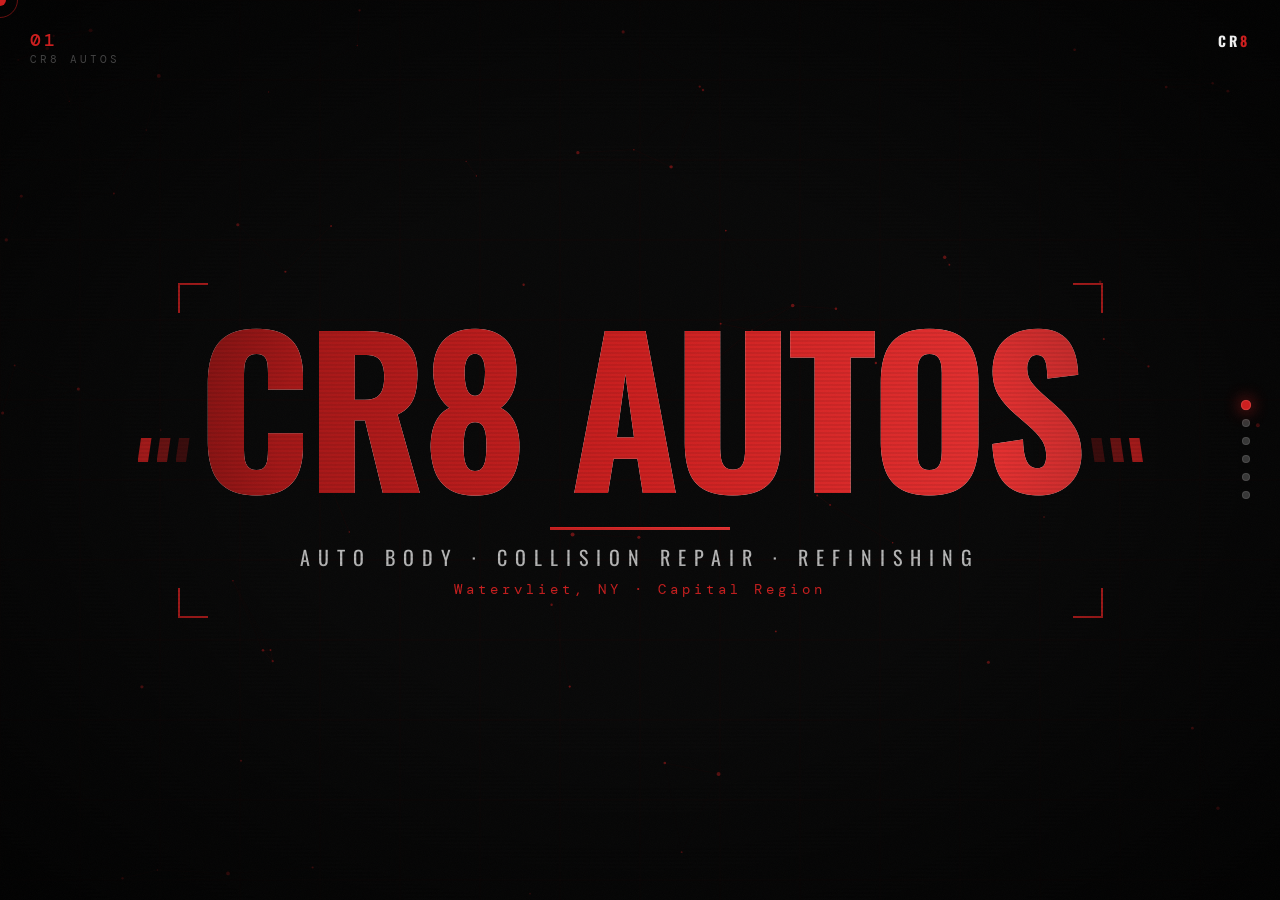
<file: cr8-autos-animation.html>
<!DOCTYPE html>
<html lang="en">
<head>
<meta charset="UTF-8"/>
<meta name="viewport" content="width=device-width, initial-scale=1.0"/>
<title>CR8 Autos — Motion Graphics</title>
<link href="https://fonts.googleapis.com/css2?family=Oswald:wght@300;400;500;600;700&family=DM+Mono:wght@400;500&display=swap" rel="stylesheet"/>
<style>
:root {
  --red: #cc1f1f;
  --red-l: #e83333;
  --red-d: #9a1515;
  --black: #080808;
  --dark: #101010;
  --white: #f0f0f0;
  --gray: #b8b8b8;
}
*{margin:0;padding:0;box-sizing:border-box;}
html,body{width:100%;height:100%;overflow:hidden;background:var(--black);}
body{font-family:'Oswald',sans-serif;cursor:none;color:var(--white);}

/* ── Custom cursor ── */
#cursor{position:fixed;width:12px;height:12px;background:var(--red);border-radius:50%;pointer-events:none;z-index:9999;transform:translate(-50%,-50%);transition:transform 0.1s,width 0.2s,height 0.2s;}
#cursor-ring{position:fixed;width:36px;height:36px;border:1px solid rgba(204,31,31,0.5);border-radius:50%;pointer-events:none;z-index:9998;transform:translate(-50%,-50%);transition:all 0.15s ease;}

/* ── Canvas / Scene ── */
canvas#bg{position:fixed;inset:0;z-index:0;}

/* ── Main stage ── */
#stage{position:fixed;inset:0;z-index:1;display:flex;flex-direction:column;align-items:center;justify-content:center;overflow:hidden;}

/* ── Scan lines overlay ── */
#scanlines{position:fixed;inset:0;z-index:50;pointer-events:none;background:repeating-linear-gradient(0deg,transparent,transparent 2px,rgba(0,0,0,0.07) 2px,rgba(0,0,0,0.07) 4px);}

/* ── Vignette ── */
#vignette{position:fixed;inset:0;z-index:49;pointer-events:none;background:radial-gradient(ellipse at center,transparent 40%,rgba(0,0,0,0.85) 100%);}

/* ── Noise grain ── */
#grain{position:fixed;inset:0;z-index:51;pointer-events:none;opacity:0.025;background-image:url("data:image/svg+xml,%3Csvg viewBox='0 0 256 256' xmlns='http://www.w3.org/2000/svg'%3E%3Cfilter id='n'%3E%3CfeTurbulence type='fractalNoise' baseFrequency='0.9' numOctaves='4' stitchTiles='stitch'/%3E%3C/filter%3E%3Crect width='100%25' height='100%25' filter='url(%23n)'/%3E%3C/svg%3E");background-size:200px 200px;animation:grainShift 0.4s steps(1) infinite;}
@keyframes grainShift{0%{background-position:0 0;}25%{background-position:-50px 30px;}50%{background-position:20px -40px;}75%{background-position:-30px 50px;}100%{background-position:50px -20px;}}

/* ── Scene panels ── */
.scene{position:absolute;inset:0;display:flex;align-items:center;justify-content:center;opacity:0;pointer-events:none;transition:none;}
.scene.active{opacity:1;pointer-events:all;}

/* ── Scene 0: INTRO ── */
#s0 .logo-wrap{text-align:center;position:relative;}
#s0 .big-cr8{font-size:clamp(80px,18vw,200px);font-weight:700;letter-spacing:-4px;color:var(--white);line-height:1;position:relative;overflow:hidden;}
#s0 .big-cr8 .fill{position:absolute;inset:0;background:linear-gradient(90deg,var(--red-d),var(--red),var(--red-l));-webkit-background-clip:text;-webkit-text-fill-color:transparent;clip-path:inset(0 100% 0 0);animation:revealText 1s cubic-bezier(0.77,0,0.18,1) 0.3s forwards;}
@keyframes revealText{to{clip-path:inset(0 0% 0 0);}}
#s0 .tagline{font-size:clamp(12px,2vw,20px);letter-spacing:8px;color:var(--gray);margin-top:12px;text-transform:uppercase;opacity:0;animation:fadeUp 0.8s ease 1.1s forwards;}
#s0 .sub{font-size:clamp(10px,1.5vw,14px);letter-spacing:4px;color:var(--red);margin-top:8px;font-family:'DM Mono',monospace;opacity:0;animation:fadeUp 0.6s ease 1.5s forwards;}
#s0 .bar-line{width:0;height:3px;background:linear-gradient(90deg,var(--red),var(--red-l));margin:24px auto 0;animation:barGrow 0.8s ease 0.8s forwards;}
@keyframes barGrow{to{width:180px;}}
#s0 .corner{position:absolute;width:30px;height:30px;border-color:var(--red);border-style:solid;opacity:0;animation:fadeIn 0.5s ease 1.8s forwards;}
#s0 .c-tl{top:-20px;left:-20px;border-width:2px 0 0 2px;}
#s0 .c-tr{top:-20px;right:-20px;border-width:2px 2px 0 0;}
#s0 .c-bl{bottom:-20px;left:-20px;border-width:0 0 2px 2px;}
#s0 .c-br{bottom:-20px;right:-20px;border-width:0 2px 2px 0;}

/* ── Scene 1: COLLISION REPAIR ── */
#s1{background:var(--black);}
#s1 .car-stage{position:relative;width:min(700px,90vw);height:300px;}
#s1 .label-top{position:absolute;top:0;left:0;right:0;text-align:center;}
#s1 .scene-title{font-size:clamp(28px,5vw,56px);font-weight:700;letter-spacing:4px;text-transform:uppercase;opacity:0;transform:translateY(30px);animation:fadeUp 0.7s ease 0.2s forwards;}
#s1 .scene-sub{font-family:'DM Mono',monospace;font-size:clamp(10px,1.5vw,13px);color:var(--red);letter-spacing:4px;text-transform:uppercase;margin-top:6px;opacity:0;animation:fadeUp 0.6s ease 0.5s forwards;}
#s1 .car-svg{position:absolute;bottom:10px;left:50%;transform:translateX(-50%);opacity:0;animation:carSlide 1s cubic-bezier(0.22,1,0.36,1) 0.4s forwards;}
@keyframes carSlide{from{opacity:0;transform:translateX(calc(-50% + 100px));}to{opacity:1;transform:translateX(-50%);}}
#s1 .impact{position:absolute;bottom:60px;left:50%;transform:translateX(-50%);opacity:0;animation:impactPop 0.5s cubic-bezier(0.36,0.07,0.19,0.97) 1.4s forwards;}
@keyframes impactPop{0%{opacity:0;transform:translateX(-50%) scale(0);}50%{opacity:1;transform:translateX(-50%) scale(1.3);}100%{opacity:1;transform:translateX(-50%) scale(1);}}
#s1 .repair-line{width:0;height:2px;background:var(--red);position:absolute;bottom:30px;left:50%;animation:lineGrow 0.8s ease 2s forwards;}
@keyframes lineGrow{to{width:200px;left:calc(50% - 100px);}}
#s1 .stat-pills{position:absolute;bottom:-30px;left:50%;transform:translateX(-50%);display:flex;gap:20px;opacity:0;animation:fadeUp 0.6s ease 2.5s forwards;white-space:nowrap;}
.pill{background:rgba(204,31,31,0.12);border:1px solid rgba(204,31,31,0.4);padding:6px 16px;font-size:11px;font-family:'DM Mono',monospace;letter-spacing:2px;color:var(--white);text-transform:uppercase;}

/* ── Scene 2: RUST / UNDERCOATING ── */
#s2 .rust-scene{text-align:center;position:relative;}
#s2 .scene-title{font-size:clamp(28px,5vw,56px);font-weight:700;letter-spacing:4px;opacity:0;animation:fadeUp 0.7s ease 0.2s forwards;}
#s2 .rust-canvas-wrap{width:min(500px,85vw);height:220px;margin:30px auto;position:relative;opacity:0;animation:fadeIn 0.8s ease 0.5s forwards;}
#s2 canvas{border-radius:4px;}
#s2 .protect-bar{width:0;height:6px;background:linear-gradient(90deg,var(--red-d),var(--red),var(--red-l),#ff6b6b);border-radius:3px;margin:0 auto;animation:barGrow2 1.2s ease 1s forwards;box-shadow:0 0 20px rgba(204,31,31,0.6);}
@keyframes barGrow2{to{width:min(400px,80vw);}}
#s2 .badges{display:flex;gap:16px;justify-content:center;margin-top:24px;flex-wrap:wrap;opacity:0;animation:fadeUp 0.6s ease 1.8s forwards;}
.badge{display:flex;align-items:center;gap:8px;padding:8px 18px;border:1px solid rgba(204,31,31,0.35);background:rgba(204,31,31,0.08);font-size:12px;letter-spacing:2px;color:var(--white);text-transform:uppercase;}
.badge-dot{width:8px;height:8px;background:var(--red);border-radius:50%;box-shadow:0 0 8px var(--red);}

/* ── Scene 3: PAINT / COLOR MATCH ── */
#s3 .paint-scene{text-align:center;}
#s3 .scene-title{font-size:clamp(28px,5vw,56px);font-weight:700;letter-spacing:4px;opacity:0;animation:fadeUp 0.7s ease 0.2s forwards;}
#s3 .swatches{display:flex;gap:12px;justify-content:center;margin-top:30px;flex-wrap:wrap;}
#s3 .swatch{width:70px;height:70px;border-radius:50%;position:relative;transform:scale(0);opacity:0;}
.swatch-glow{box-shadow:0 0 30px 8px currentColor;}
#s3 .match-label{font-family:'DM Mono',monospace;font-size:11px;letter-spacing:3px;color:var(--red);margin-top:20px;opacity:0;animation:fadeUp 0.6s ease 2s forwards;text-transform:uppercase;}
#s3 .precision-bar-wrap{width:min(400px,80vw);margin:20px auto 0;background:rgba(255,255,255,0.06);height:4px;border-radius:2px;overflow:hidden;opacity:0;animation:fadeIn 0.4s ease 1.6s forwards;}
#s3 .precision-bar{height:100%;width:0;background:linear-gradient(90deg,var(--red),var(--red-l));animation:precisionFill 1.5s ease 1.8s forwards;}
@keyframes precisionFill{to{width:98%;}}

/* ── Scene 4: ESTIMATE / INSURANCE ── */
#s4 .mech-scene{text-align:center;}
#s4 .scene-title{font-size:clamp(28px,5vw,56px);font-weight:700;letter-spacing:4px;opacity:0;animation:fadeUp 0.7s ease 0.2s forwards;}
#s4 .services-grid{display:grid;grid-template-columns:repeat(3,1fr);gap:16px;margin-top:30px;max-width:600px;}
@media(max-width:480px){#s4 .services-grid{grid-template-columns:repeat(2,1fr);}}
.svc-card{border:1px solid rgba(204,31,31,0.2);background:rgba(204,31,31,0.05);padding:14px 10px;text-align:center;opacity:0;transform:translateY(20px);}
.svc-icon{font-size:28px;margin-bottom:8px;}
.svc-name{font-size:10px;font-family:'DM Mono',monospace;letter-spacing:2px;color:var(--white);text-transform:uppercase;}

/* ── Scene 5: CTA ── */
#s5 .cta-wrap{text-align:center;position:relative;}
#s5 .big-word{font-size:clamp(60px,14vw,160px);font-weight:700;letter-spacing:-2px;line-height:1;opacity:0;animation:fadeUp 0.8s ease 0.2s forwards;}
#s5 .big-word span{color:var(--red);}
#s5 .phone{font-size:clamp(22px,4vw,48px);font-weight:300;letter-spacing:6px;color:var(--gray);margin-top:16px;opacity:0;animation:fadeUp 0.6s ease 0.8s forwards;font-family:'DM Mono',monospace;}
#s5 .phone strong{color:var(--red);}
#s5 .address{font-size:clamp(10px,1.5vw,14px);letter-spacing:4px;color:var(--gray);margin-top:12px;opacity:0;animation:fadeUp 0.5s ease 1.2s forwards;}
#s5 .pulse-ring{position:absolute;top:50%;left:50%;transform:translate(-50%,-50%);width:400px;height:400px;border:1px solid rgba(204,31,31,0.15);border-radius:50%;animation:pulseRing 2s ease infinite;pointer-events:none;}
#s5 .pulse-ring:nth-child(2){animation-delay:0.7s;}
#s5 .pulse-ring:nth-child(3){animation-delay:1.4s;}
@keyframes pulseRing{0%{transform:translate(-50%,-50%) scale(0.5);opacity:0.6;}100%{transform:translate(-50%,-50%) scale(1.5);opacity:0;}}

/* ── Progress bar ── */
#progress-bar{position:fixed;bottom:0;left:0;height:3px;background:linear-gradient(90deg,var(--red-d),var(--red),var(--red-l));z-index:100;transition:width 0.6s cubic-bezier(0.4,0,0.2,1);}

/* ── Scene indicators ── */
#dots{position:fixed;right:30px;top:50%;transform:translateY(-50%);z-index:100;display:flex;flex-direction:column;gap:10px;}
.dot{width:8px;height:8px;border-radius:50%;background:rgba(255,255,255,0.2);border:1px solid rgba(255,255,255,0.1);cursor:pointer;transition:all 0.3s;}
.dot.active{background:var(--red);box-shadow:0 0 12px var(--red);transform:scale(1.3);}

/* ── Scene label HUD ── */
#hud{position:fixed;top:30px;left:30px;z-index:100;font-family:'DM Mono',monospace;font-size:11px;letter-spacing:3px;color:rgba(255,255,255,0.25);text-transform:uppercase;}
#hud .hud-num{color:var(--red);font-size:18px;font-weight:500;display:block;line-height:1.2;}
#hud-logo{position:fixed;top:30px;right:30px;z-index:100;font-family:'Oswald',sans-serif;font-size:14px;font-weight:700;letter-spacing:3px;color:var(--white);}
#hud-logo span{color:var(--red);}

/* ── Skip nav ── */
#skip-nav{position:fixed;bottom:30px;left:50%;transform:translateX(-50%);z-index:100;display:flex;align-items:center;gap:20px;}
.nav-btn{background:rgba(255,255,255,0.04);border:1px solid rgba(255,255,255,0.1);color:rgba(255,255,255,0.4);font-family:'DM Mono',monospace;font-size:11px;letter-spacing:2px;text-transform:uppercase;padding:8px 20px;cursor:pointer;transition:all 0.3s;}
.nav-btn:hover{border-color:var(--red);color:var(--red);}
#scene-name{font-family:'DM Mono',monospace;font-size:10px;letter-spacing:3px;color:rgba(255,255,255,0.2);text-transform:uppercase;min-width:120px;text-align:center;}

/* ── Shared helpers ── */
@keyframes fadeUp{from{opacity:0;transform:translateY(30px);}to{opacity:1;transform:translateY(0);}}
@keyframes fadeIn{from{opacity:0;}to{opacity:1;}}
@keyframes popIn{0%{opacity:0;transform:scale(0);}60%{transform:scale(1.15);}100%{opacity:1;transform:scale(1);}}

/* ── Glitch effect ── */
@keyframes glitch1{0%,100%{clip-path:inset(0 0 95% 0);}20%{clip-path:inset(45% 0 40% 0);}40%{clip-path:inset(80% 0 5% 0);}60%{clip-path:inset(15% 0 70% 0);}80%{clip-path:inset(60% 0 20% 0);}}
@keyframes glitch2{0%,100%{clip-path:inset(5% 0 90% 0);}20%{clip-path:inset(55% 0 30% 0);}40%{clip-path:inset(10% 0 82% 0);}60%{clip-path:inset(75% 0 10% 0);}80%{clip-path:inset(30% 0 55% 0);}}
.glitch-wrap{position:relative;}
.glitch-wrap::before,.glitch-wrap::after{content:attr(data-text);position:absolute;inset:0;opacity:0;}
.glitch-wrap.glitching::before{opacity:0.7;color:var(--red-l);left:2px;animation:glitch1 0.15s linear;}
.glitch-wrap.glitching::after{opacity:0.5;color:#00ffff;left:-2px;animation:glitch2 0.15s linear;}

/* ── Spark particles ── */
.spark{position:absolute;width:4px;height:4px;background:var(--red-l);border-radius:50%;pointer-events:none;animation:sparkFly var(--dur, 0.8s) ease-out forwards;box-shadow:0 0 6px var(--red);}
@keyframes sparkFly{0%{opacity:1;transform:translate(0,0) scale(1);}100%{opacity:0;transform:translate(var(--tx,50px),var(--ty,-80px)) scale(0);}}

/* ── Typewriter ── */
.typewriter{overflow:hidden;border-right:2px solid var(--red);white-space:nowrap;animation:typeCaret 0.8s step-end infinite;}
@keyframes typeCaret{50%{border-color:transparent;}}

/* ── Red diagonal slashes (brand) ── */
.slash-decor{display:flex;gap:5px;position:absolute;}
.sl{width:14px;height:24px;background:var(--red);clip-path:polygon(25% 0,100% 0,75% 100%,0 100%);}
.sl:nth-child(2){opacity:0.6;}
.sl:nth-child(3){opacity:0.3;}

/* ==========================================================
   MOBILE RESPONSIVE CLEANUP — CR8 AUTOS ANIMATION
   ========================================================== */
#skip-nav{
  display:none !important;
}

@media (hover:none), (pointer:coarse){
  body{cursor:auto !important;}
  #cursor,#cursor-ring{display:none !important;}
}

@media(max-width:760px){
  html,body{
    width:100%;
    height:100%;
    overflow:hidden;
  }

  #stage{
    inset:0;
    width:100%;
    height:100%;
    padding:0 14px;
    justify-content:center;
  }

  .scene{
    padding:34px 14px 22px;
    align-items:center;
    justify-content:center;
    overflow:hidden;
  }

  #dots{
    display:none !important;
  }

  #hud,
  #hud-logo{
    display:none !important;
  }

  #progress-bar{
    height:4px;
  }

  /* Intro */
  #s0 .big-cr8{
    font-size:clamp(52px,16vw,86px);
    letter-spacing:-1px;
  }

  #s0 .tagline{
    font-size:11px;
    letter-spacing:4px;
    line-height:1.8;
    max-width:92vw;
    margin-left:auto;
    margin-right:auto;
  }

  #s0 .sub{
    font-size:10px;
    letter-spacing:2.2px;
  }

  /* Collision slide: center car + center pills */
  #s1 .car-stage{
    width:100%;
    max-width:440px;
    height:auto;
    min-height:560px;
    display:flex;
    flex-direction:column;
    align-items:center;
    justify-content:center;
    padding:0;
    margin:0 auto;
  }

  #s1 .label-top{
    position:relative;
    top:auto;
    left:auto;
    right:auto;
    width:100%;
    margin-bottom:22px;
    text-align:center;
  }

  #s1 .scene-title{
    font-size:clamp(38px,12vw,62px);
    line-height:.95;
    letter-spacing:2px;
    max-width:94vw;
    margin:0 auto;
  }

  #s1 .scene-sub{
    font-size:10px;
    letter-spacing:3px;
    line-height:1.8;
    max-width:92vw;
    margin:12px auto 0;
  }

  #s1 .car-svg{
    position:relative !important;
    left:auto !important;
    bottom:auto !important;
    transform:none !important;
    width:100%;
    max-width:430px;
    display:flex;
    justify-content:center;
    opacity:0;
    animation:fadeUp 0.8s ease 0.4s forwards !important;
    margin:8px auto 8px;
  }

  #s1 .car-svg svg{
    width:min(94vw,430px) !important;
    height:auto !important;
    max-height:220px;
  }

  #s1 .impact{
    left:18%;
    bottom:210px;
    transform:none;
  }

  #s1 .repair-line{
    position:relative;
    left:auto;
    bottom:auto;
    width:0;
    margin:2px auto 18px;
    animation:mobileLineGrow 0.8s ease 1.2s forwards !important;
  }

  @keyframes mobileLineGrow{
    to{width:min(280px,72vw);}
  }

  #s1 .stat-pills{
    position:relative !important;
    left:auto !important;
    right:auto !important;
    bottom:auto !important;
    transform:none !important;
    width:min(92vw,430px);
    margin:8px auto 0;
    display:grid !important;
    grid-template-columns:1fr;
    gap:10px;
    white-space:normal !important;
    opacity:0;
    animation:fadeUp 0.6s ease 1.7s forwards !important;
  }

  #s1 .pill{
    width:100%;
    text-align:center;
    padding:11px 12px;
    font-size:10px;
    letter-spacing:1.8px;
    line-height:1.35;
    overflow:hidden;
    text-overflow:ellipsis;
  }

  /* Rust / undercoating slide */
  #s2 .rust-scene{
    width:100%;
    max-width:440px;
  }

  #s2 .scene-title{
    font-size:clamp(38px,11vw,58px);
    line-height:1;
    letter-spacing:2px;
    max-width:96vw;
    margin:0 auto 18px;
  }

  #s2 .rust-canvas-wrap{
    width:min(92vw,430px);
    height:185px;
    margin:18px auto 20px;
  }

  #s2 canvas{
    width:100% !important;
    height:100% !important;
  }

  #s2 .protect-bar{
    height:6px;
    max-width:82vw;
  }

  #s2 .badges{
    width:min(92vw,430px);
    display:grid;
    grid-template-columns:1fr 1fr;
    gap:10px;
    margin:22px auto 0;
  }

  .badge{
    justify-content:center;
    text-align:center;
    padding:10px 8px;
    font-size:10px;
    letter-spacing:1.4px;
  }

  /* Paint slide */
  #s3 .paint-scene{
    width:100%;
    max-width:440px;
  }

  #s3 .scene-title{
    font-size:clamp(38px,11vw,58px);
    line-height:1;
    letter-spacing:2px;
    max-width:96vw;
    margin:0 auto;
  }

  #s3 .swatches{
    width:min(92vw,430px);
    gap:9px;
    margin:24px auto 0;
  }

  #s3 .swatch{
    width:44px;
    height:44px;
  }

  #s3 .match-label{
    font-size:10px;
    letter-spacing:2px;
    line-height:1.8;
    max-width:90vw;
    margin:18px auto 0;
  }

  #s3 .precision-bar-wrap{
    width:min(76vw,330px);
  }

  /* Services grid slide */
  #s4 .mech-scene{
    width:100%;
    max-width:440px;
  }

  #s4 .scene-title{
    font-size:clamp(34px,10vw,54px);
    line-height:1;
    letter-spacing:2px;
    max-width:96vw;
    margin:0 auto 20px;
  }

  #s4 .services-grid{
    width:min(92vw,430px);
    max-width:430px;
    display:grid;
    grid-template-columns:repeat(2,minmax(0,1fr)) !important;
    gap:10px;
    margin:18px auto 0;
  }

  .svc-card{
    min-height:112px;
    padding:16px 8px;
    display:flex;
    flex-direction:column;
    align-items:center;
    justify-content:center;
  }

  .svc-icon{
    font-size:26px;
    margin-bottom:10px;
  }

  .svc-name{
    font-size:10px;
    line-height:1.45;
    letter-spacing:1.9px;
    word-break:normal;
  }

  /* CTA */
  #s5 .big-word{
    font-size:clamp(52px,15vw,86px);
    line-height:.95;
  }

  #s5 .phone{
    font-size:clamp(22px,7vw,34px);
    letter-spacing:2px;
  }

  #s5 .address{
    font-size:10px;
    letter-spacing:2px;
    line-height:1.8;
    max-width:90vw;
    margin-left:auto;
    margin-right:auto;
  }

  #s5 .pulse-ring{
    width:240px;
    height:240px;
  }
}

@media(max-width:390px){
  #s4 .services-grid{
    gap:8px;
  }

  .svc-card{
    min-height:104px;
  }

  .svc-name{
    font-size:9px;
    letter-spacing:1.4px;
  }

  #s2 .badges{
    grid-template-columns:1fr;
  }

  #s3 .swatch{
    width:40px;
    height:40px;
  }
}

</style>
</head>
<body>

<!-- FX Layers -->
<canvas id="bg"></canvas>
<div id="scanlines"></div>
<div id="vignette"></div>
<div id="grain"></div>

<!-- Custom Cursor -->
<div id="cursor"></div>
<div id="cursor-ring"></div>

<!-- HUD -->
<div id="hud">
  <span class="hud-num" id="hud-num">01</span>
  CR8 AUTOS
</div>
<div id="hud-logo">CR<span>8</span></div>

<!-- Progress -->
<div id="progress-bar" style="width:0%"></div>

<!-- Scene Dots -->
<div id="dots"></div>

<!-- ===== SCENES ===== -->
<div id="stage">

  <!-- SCENE 0: INTRO -->
  <div class="scene active" id="s0">
    <div class="logo-wrap">
      <div class="corner c-tl"></div>
      <div class="corner c-tr"></div>
      <div class="corner c-bl"></div>
      <div class="corner c-br"></div>
      <div class="big-cr8 glitch-wrap" data-text="CR8 AUTOS">
        CR8 AUTOS
        <span class="fill">CR8 AUTOS</span>
      </div>
      <div class="bar-line"></div>
      <div class="tagline">Auto Body · Collision Repair · Refinishing</div>
      <div class="sub">Watervliet, NY · Capital Region</div>
      <div class="slash-decor" style="top:50%;left:-60px;transform:translateY(-50%);opacity:0;animation:fadeIn 0.5s ease 2s forwards;">
        <div class="sl"></div><div class="sl"></div><div class="sl"></div>
      </div>
      <div class="slash-decor" style="top:50%;right:-60px;transform:translateY(-50%) scaleX(-1);opacity:0;animation:fadeIn 0.5s ease 2s forwards;">
        <div class="sl"></div><div class="sl"></div><div class="sl"></div>
      </div>
    </div>
  </div>

  <!-- SCENE 1: COLLISION REPAIR -->
  <div class="scene" id="s1">
    <div class="car-stage">
      <div class="label-top">
        <div class="scene-title">COLLISION REPAIR</div>
        <div class="scene-sub">
          Collision · Rust Repair · Welding · Refinishing
          </div>
      </div>
      <div class="car-svg" id="car-svg-1"></div>
      <div class="impact" id="impact-star"></div>
      <div class="repair-line" id="repair-line"></div>
      <div class="stat-pills">
        <div class="pill">Bumper & Fender Repair</div>
        <div class="pill">Frame & Panel Straightening</div>
        <div class="pill">Insurance Help</div>
      </div>
    </div>
  </div>

  <!-- SCENE 2: RUST & UNDERCOATING -->
  <div class="scene" id="s2">
    <div class="rust-scene">
      <div class="scene-title">RUST · UNDERCOATING</div>
      <div class="rust-canvas-wrap">
        <canvas id="rust-canvas" width="500" height="200"></canvas>
      </div>
      <div class="protect-bar"></div>
      <div class="badges">
       <div class="badge"><div class="badge-dot"></div>Rust Removal</div>
        <div class="badge"><div class="badge-dot"></div>Undercoating</div>
        <div class="badge"><div class="badge-dot"></div>Metal Fabrication</div>
        <div class="badge"><div class="badge-dot"></div>Rocker Panel Repair</div>
      </div>
    </div>
  </div>

  <!-- SCENE 3: PAINT -->
  <div class="scene" id="s3">
    <div class="paint-scene">
      <div class="scene-title">PAINT &amp; REFINISHING</div>
      <div class="swatches" id="swatches">
        <!-- injected by JS -->
      </div>
      <div class="precision-bar-wrap"><div class="precision-bar"></div></div>
      <div class="match-label">Computer Color-Matching · Factory Finish · OEM Grade</div>
    </div>
  </div>

  <!-- SCENE 4: ESTIMATE / INSURANCE -->
  <div class="scene" id="s4">
    <div class="mech-scene">
      <div class="scene-title">AUTO BODY SERVICES</div>
      <div class="services-grid" id="svc-grid"></div>
    </div>
  </div>

  <!-- SCENE 5: CTA -->
  <div class="scene" id="s5">
    <div class="cta-wrap">
      <div class="pulse-ring"></div>
      <div class="pulse-ring"></div>
      <div class="pulse-ring"></div>
      <div class="big-word">FREE<br><span>ESTIMATE</span></div>
      <div class="phone"><strong>(518) 495-6876</strong></div>
      <div class="address">2603 2nd Ave · Watervliet, NY · Mon–Fri 9–6</div>
    </div>
  </div>

</div><!-- /stage -->

<script>
// ─── Cursor ───────────────────────────────────────────────
const cur = document.getElementById('cursor');
const ring = document.getElementById('cursor-ring');
let mx=0,my=0,rx=0,ry=0;
document.addEventListener('mousemove',e=>{mx=e.clientX;my=e.clientY;cur.style.left=mx+'px';cur.style.top=my+'px';});
(function loop(){rx+=(mx-rx)*0.12;ry+=(my-ry)*0.12;ring.style.left=rx+'px';ring.style.top=ry+'px';requestAnimationFrame(loop);})();

// ─── BG Canvas (particles + grid) ────────────────────────
const bgC=document.getElementById('bg');
const ctx=bgC.getContext('2d');
let W,H;
function resize(){W=bgC.width=window.innerWidth;H=bgC.height=window.innerHeight;}
resize();window.addEventListener('resize',resize);
const pts=Array.from({length:80},()=>({x:Math.random()*W,y:Math.random()*H,vx:(Math.random()-0.5)*0.4,vy:(Math.random()-0.5)*0.4,r:Math.random()*1.5+0.5}));
function drawBG(){
  ctx.clearRect(0,0,W,H);
  // grid
  ctx.strokeStyle='rgba(204,31,31,0.04)';ctx.lineWidth=1;
  for(let x=0;x<W;x+=80){ctx.beginPath();ctx.moveTo(x,0);ctx.lineTo(x,H);ctx.stroke();}
  for(let y=0;y<H;y+=80){ctx.beginPath();ctx.moveTo(0,y);ctx.lineTo(W,y);ctx.stroke();}
  // particles
  pts.forEach(p=>{
    p.x+=p.vx;p.y+=p.vy;
    if(p.x<0||p.x>W)p.vx*=-1;if(p.y<0||p.y>H)p.vy*=-1;
    ctx.beginPath();ctx.arc(p.x,p.y,p.r,0,Math.PI*2);
    ctx.fillStyle='rgba(204,31,31,0.5)';ctx.fill();
  });
  // lines between close particles
  pts.forEach((a,i)=>{pts.slice(i+1).forEach(b=>{
    const d=Math.hypot(a.x-b.x,a.y-b.y);
    if(d<120){ctx.beginPath();ctx.moveTo(a.x,a.y);ctx.lineTo(b.x,b.y);
      ctx.strokeStyle=`rgba(204,31,31,${0.15*(1-d/120)})`;ctx.lineWidth=0.5;ctx.stroke();}
  });});
  requestAnimationFrame(drawBG);
}
drawBG();

// ─── Scene Management ────────────────────────────────────
const scenes=[
  {id:'s0',name:'INTRO'},
  {id:'s1',name:'COLLISION'},
  {id:'s2',name:'RUST / UNDERCOAT'},
  {id:'s3',name:'PAINT MATCH'},
  {id:'s4',name:'ESTIMATES'},
  {id:'s5',name:'CONTACT'},
];
let cur_s=0;
const dotsEl=document.getElementById('dots');
const progBar=document.getElementById('progress-bar');
const sceneNameEl=document.getElementById('scene-name');
const hudNum=document.getElementById('hud-num');
const nextBtn=document.getElementById('next-btn');
const prevBtn=document.getElementById('prev-btn');

// Build dots
scenes.forEach((_,i)=>{
  const d=document.createElement('div');d.className='dot'+(i===0?' active':'');
  d.onclick=()=>gotoScene(i);dotsEl.appendChild(d);
});

function gotoScene(n){
  if(n<0||n>=scenes.length)return;
  document.getElementById(scenes[cur_s].id).classList.remove('active');
  cur_s=n;
  const el=document.getElementById(scenes[cur_s].id);
  el.classList.add('active');
  // re-trigger animations by cloning
  const clone=el.cloneNode(true);
  el.parentNode.replaceChild(clone,el);
  clone.classList.add('active');
  // reattach onclick for dots
  dotsEl.querySelectorAll('.dot').forEach((d,i)=>{d.className='dot'+(i===cur_s?' active':'');d.onclick=()=>gotoScene(i);});
  progBar.style.width=((cur_s/(scenes.length-1))*100)+'%';
  if(sceneNameEl)sceneNameEl.textContent=scenes[cur_s].name;
  if(hudNum)hudNum.textContent=String(cur_s+1).padStart(2,'0');
  // scene-specific init
  if(cur_s===1)initScene1();
  if(cur_s===2)initScene2();
  if(cur_s===3)initScene3();
  if(cur_s===4)initScene4();
  if(cur_s===0)initScene0();
}

if(nextBtn)nextBtn.onclick=()=>gotoScene(cur_s+1);
if(prevBtn)prevBtn.onclick=()=>gotoScene(cur_s-1);
document.addEventListener('keydown',e=>{
  if(e.key==='ArrowRight'||e.key==='ArrowDown')gotoScene(cur_s+1);
  if(e.key==='ArrowLeft'||e.key==='ArrowUp')gotoScene(cur_s-1);
});
// swipe
let tx=0;
document.addEventListener('touchstart',e=>{tx=e.touches[0].clientX;});
document.addEventListener('touchend',e=>{const dx=e.changedTouches[0].clientX-tx;if(Math.abs(dx)>50){dx<0?gotoScene(cur_s+1):gotoScene(cur_s-1);}});

// Auto-advance
let autoTimer=setInterval(()=>gotoScene((cur_s+1)%scenes.length),5000);
document.addEventListener('click',()=>{clearInterval(autoTimer);autoTimer=setInterval(()=>gotoScene((cur_s+1)%scenes.length),6000);});

// ─── Scene 0: Glitch ─────────────────────────────────────
function initScene0(){
  setTimeout(()=>{
    const g=document.querySelector('#s0 .glitch-wrap');
    if(g){g.classList.add('glitching');setTimeout(()=>g.classList.remove('glitching'),200);}
  },2200);
}
initScene0();

// ─── Scene 1: Car SVG + sparks ───────────────────────────
function initScene1(){
  const carEl=document.getElementById('car-svg-1')||document.querySelector('#s1 .car-svg');
  if(!carEl)return;
  carEl.innerHTML=`
  <svg width="540" height="200" viewBox="0 0 540 200" fill="none" xmlns="http://www.w3.org/2000/svg">
    <!-- shadow -->
    <ellipse cx="270" cy="185" rx="200" ry="14" fill="rgba(0,0,0,0.5)"/>
    <!-- body -->
    <path d="M60 140 Q70 90 160 75 L240 60 Q270 55 310 58 L390 72 Q450 85 470 110 L490 140 Z" fill="#1a1a1a" stroke="#333" stroke-width="1.5"/>
    <!-- roof -->
    <path d="M165 75 Q200 38 270 32 Q340 28 385 72" fill="#141414" stroke="#2a2a2a" stroke-width="1"/>
    <!-- windows -->
    <path d="M175 73 Q195 44 255 40 L250 72Z" fill="rgba(100,180,255,0.15)" stroke="#444" stroke-width="1"/>
    <path d="M258 40 Q320 38 378 70 L262 72Z" fill="rgba(100,180,255,0.12)" stroke="#444" stroke-width="1"/>
    <!-- door line -->
    <line x1="265" y1="60" x2="262" y2="138" stroke="#2a2a2a" stroke-width="1.5"/>
    <!-- damage zone (left front) -->
    <path d="M60 140 Q55 120 70 105 Q80 95 100 100 Q90 115 85 130 Z" fill="#cc1f1f" opacity="0.7"/>
    <path d="M68 120 L90 108 M72 130 L95 118 M76 138 L98 128" stroke="#ff4444" stroke-width="1.5" opacity="0.8"/>
    <!-- bumper -->
    <rect x="50" y="138" width="52" height="12" rx="3" fill="#222" stroke="#333"/>
    <rect x="438" y="138" width="52" height="12" rx="3" fill="#222" stroke="#333"/>
    <!-- wheels -->
    <circle cx="140" cy="158" r="28" fill="#111" stroke="#333" stroke-width="2"/>
    <circle cx="140" cy="158" r="18" fill="#1a1a1a" stroke="#444" stroke-width="1.5"/>
    <circle cx="140" cy="158" r="6" fill="#cc1f1f"/>
    <circle cx="390" cy="158" r="28" fill="#111" stroke="#333" stroke-width="2"/>
    <circle cx="390" cy="158" r="18" fill="#1a1a1a" stroke="#444" stroke-width="1.5"/>
    <circle cx="390" cy="158" r="6" fill="#cc1f1f"/>
    <!-- headlight -->
    <path d="M468 108 Q480 112 487 125 L470 128 Z" fill="rgba(255,200,80,0.15)" stroke="#555"/>
    <path d="M59 115 Q48 120 48 130 L65 130 Z" fill="rgba(255,200,80,0.08)" stroke="#444"/>
    <!-- grill -->
    <rect x="455" y="128" width="30" height="12" rx="2" fill="#1a1a1a" stroke="#333"/>
    <line x1="455" y1="132" x2="485" y2="132" stroke="#444" stroke-width="0.8"/>
    <line x1="455" y1="136" x2="485" y2="136" stroke="#444" stroke-width="0.8"/>
    <!-- wrench overlay (repair symbol) -->
    <g opacity="0" style="animation:fadeIn 0.5s ease 2.1s forwards">
      <circle cx="90" cy="112" r="22" fill="none" stroke="rgba(204,31,31,0.6)" stroke-width="1.5" stroke-dasharray="4 2"/>
    </g>
  </svg>`;

  // Sparks on impact
  setTimeout(()=>{
    const stage=document.getElementById('s1');
    if(!stage)return;
    for(let i=0;i<18;i++){
      const sp=document.createElement('div');sp.className='spark';
      const ang=Math.random()*Math.PI*2;const dist=30+Math.random()*60;
      sp.style.cssText=`left:${180+Math.random()*40}px;top:${130+Math.random()*30}px;--tx:${Math.cos(ang)*dist}px;--ty:${Math.sin(ang)*dist-40}px;--dur:${0.5+Math.random()*0.6}s;animation-delay:${Math.random()*0.2}s;`;
      stage.appendChild(sp);setTimeout(()=>sp.remove(),1200);
    }
  },1350);
}

// ─── Scene 2: Rust canvas animation ──────────────────────
function initScene2(){
  setTimeout(()=>{
    const canvas=document.getElementById('rust-canvas');
    if(!canvas)return;
    const c=canvas.getContext('2d');
    const W2=canvas.width,H2=canvas.height;
    // Draw a panel shape
    c.fillStyle='#1c1c1c';c.fillRect(0,0,W2,H2);
    c.strokeStyle='#333';c.lineWidth=2;c.strokeRect(4,4,W2-8,H2-8);

    // Rust spots that spread
    const rustSpots=[];
    for(let i=0;i<12;i++){rustSpots.push({x:Math.random()*W2,y:Math.random()*H2,r:1,maxR:10+Math.random()*25,speed:0.4+Math.random()*0.8,hue:Math.random()*20+5});}

    let frame=0,covered=0;
    function drawRust(){
      if(frame>160)return;frame++;
      // background panel
      c.fillStyle='rgba(28,28,28,0.3)';c.fillRect(0,0,W2,H2);
      rustSpots.forEach(rs=>{
        if(rs.r<rs.maxR){rs.r+=rs.speed;}
        // rust layers
        const grad=c.createRadialGradient(rs.x,rs.y,0,rs.x,rs.y,rs.r);
        grad.addColorStop(0,`hsla(${rs.hue},80%,25%,0.9)`);
        grad.addColorStop(0.5,`hsla(${rs.hue+5},70%,18%,0.7)`);
        grad.addColorStop(1,'rgba(0,0,0,0)');
        c.beginPath();c.arc(rs.x,rs.y,rs.r,0,Math.PI*2);c.fillStyle=grad;c.fill();
      });
      // panel edge highlight
      c.strokeStyle='rgba(180,100,20,0.3)';c.lineWidth=1.5;c.strokeRect(4,4,W2-8,H2-8);

      if(frame===80){
        // Overlay "TREATED" text halfway through
        covered=0;
      }
      if(frame>110){
        // Protection sweep
        const progress=(frame-110)/50;
        const grad2=c.createLinearGradient(0,0,W2*progress,0);
        grad2.addColorStop(0,'rgba(0,100,40,0.3)');
        grad2.addColorStop(0.9,'rgba(0,80,30,0.2)');
        grad2.addColorStop(1,'rgba(0,0,0,0)');
        c.fillStyle=grad2;c.fillRect(0,0,W2,H2);
        // green shield line
        c.strokeStyle=`rgba(30,200,80,${0.6*Math.min(1,progress*2)})`;
        c.lineWidth=2;
        c.beginPath();c.moveTo(W2*progress,0);c.lineTo(W2*progress,H2);c.stroke();
      }
      if(frame<160)requestAnimationFrame(drawRust);
      else{
        // final state: treated label
        c.fillStyle='rgba(0,0,0,0.7)';c.fillRect(W2/2-70,H2/2-16,140,32);
        c.fillStyle='#ffffff';c.font='bold 13px DM Mono, monospace';
        c.textAlign='center';c.textBaseline='middle';c.fillText('TREATED ✓',W2/2,H2/2);
      }
    }
    drawRust();
  },500);
}

// ─── Scene 3: Paint swatches ──────────────────────────────
function initScene3(){
  const colors=[
    {c:'#1a1a2e',name:'Midnight'},
    {c:'#cc1f1f',name:'CR8 Red'},
    {c:'#2d4a22',name:'Forest'},
    {c:'#1b3a5c',name:'Navy'},
    {c:'#8b7355',name:'Sand'},
    {c:'#c0c0c0',name:'Silver'},
    {c:'#2c1810',name:'Espresso'},
    {c:'#ffffff',name:'Pearl'},
  ];
  const container=document.getElementById('swatches');
  if(!container)return;
  container.innerHTML='';
  colors.forEach((col,i)=>{
    const sw=document.createElement('div');sw.className='swatch';
    sw.style.cssText=`background:${col.c};animation:popIn 0.4s cubic-bezier(0.34,1.56,0.64,1) ${0.3+i*0.1}s forwards;box-shadow:0 0 20px 4px ${col.c}44;border:2px solid rgba(255,255,255,0.1);`;
    container.appendChild(sw);
    // Scan line flash
    setTimeout(()=>{
      sw.style.boxShadow=`0 0 40px 12px ${col.c}88`;
      setTimeout(()=>sw.style.boxShadow=`0 0 20px 4px ${col.c}44`,300);
    },300+i*100+500);
  });
  // Matching laser sweep
  setTimeout(()=>{
    const sweep=document.createElement('div');
    sweep.style.cssText='position:absolute;top:0;bottom:0;width:2px;background:linear-gradient(180deg,transparent,#cc1f1f,transparent);box-shadow:0 0 20px var(--red);animation:sweepAcross 1.2s ease forwards;';
    sweep.style.left='0';
    document.querySelector('#s3 .paint-scene').style.position='relative';
    document.querySelector('#s3 .paint-scene').appendChild(sweep);
    sweep.animate([{left:'0%'},{left:'100%'}],{duration:1200,easing:'ease-in-out',fill:'forwards'});
    setTimeout(()=>sweep.remove(),1300);
  },1800);
}

// ─── Scene 4: Services ────────────────────────────────────
function initScene4(){
  const services=[
  {icon:'💥',name:'Collision Repair'},
  {icon:'🛡️',name:'Rust Treatment'},
  {icon:'🧱',name:'Undercoating'},
  {icon:'🔥',name:'Metal Welding'},
  {icon:'🚚',name:'Truck Bed Restore'},
  {icon:'🎨',name:'Paint & Refinishing'},
  {icon:'🪟',name:'Glass Replacement'},
  {icon:'📋',name:'Insurance Help'},
  ];
  const grid=document.getElementById('svc-grid');
  if(!grid)return;
  grid.innerHTML='';
  services.forEach((s,i)=>{
    const card=document.createElement('div');card.className='svc-card';
    card.innerHTML=`<div class="svc-icon">${s.icon}</div><div class="svc-name">${s.name}</div>`;
    card.style.animationDelay=`${0.3+i*0.08}s`;
    card.style.animation=`fadeUp 0.5s ease ${0.3+i*0.08}s forwards`;
    grid.appendChild(card);
    // hover glow
    card.addEventListener('mouseenter',()=>{card.style.borderColor='rgba(204,31,31,0.7)';card.style.background='rgba(204,31,31,0.12)';card.style.transform='translateY(-4px)';card.style.transition='all 0.2s';});
    card.addEventListener('mouseleave',()=>{card.style.borderColor='';card.style.background='';card.style.transform='';});
  });
}

// ─── Glitch loop ──────────────────────────────────────────
setInterval(()=>{
  const g=document.querySelector(`#${scenes[cur_s].id} .glitch-wrap`);
  if(g&&Math.random()<0.3){g.classList.add('glitching');setTimeout(()=>g.classList.remove('glitching'),150);}
},3000);

// Progress bar init
progBar.style.width='0%';
</script>
</body>
</html>
</file>
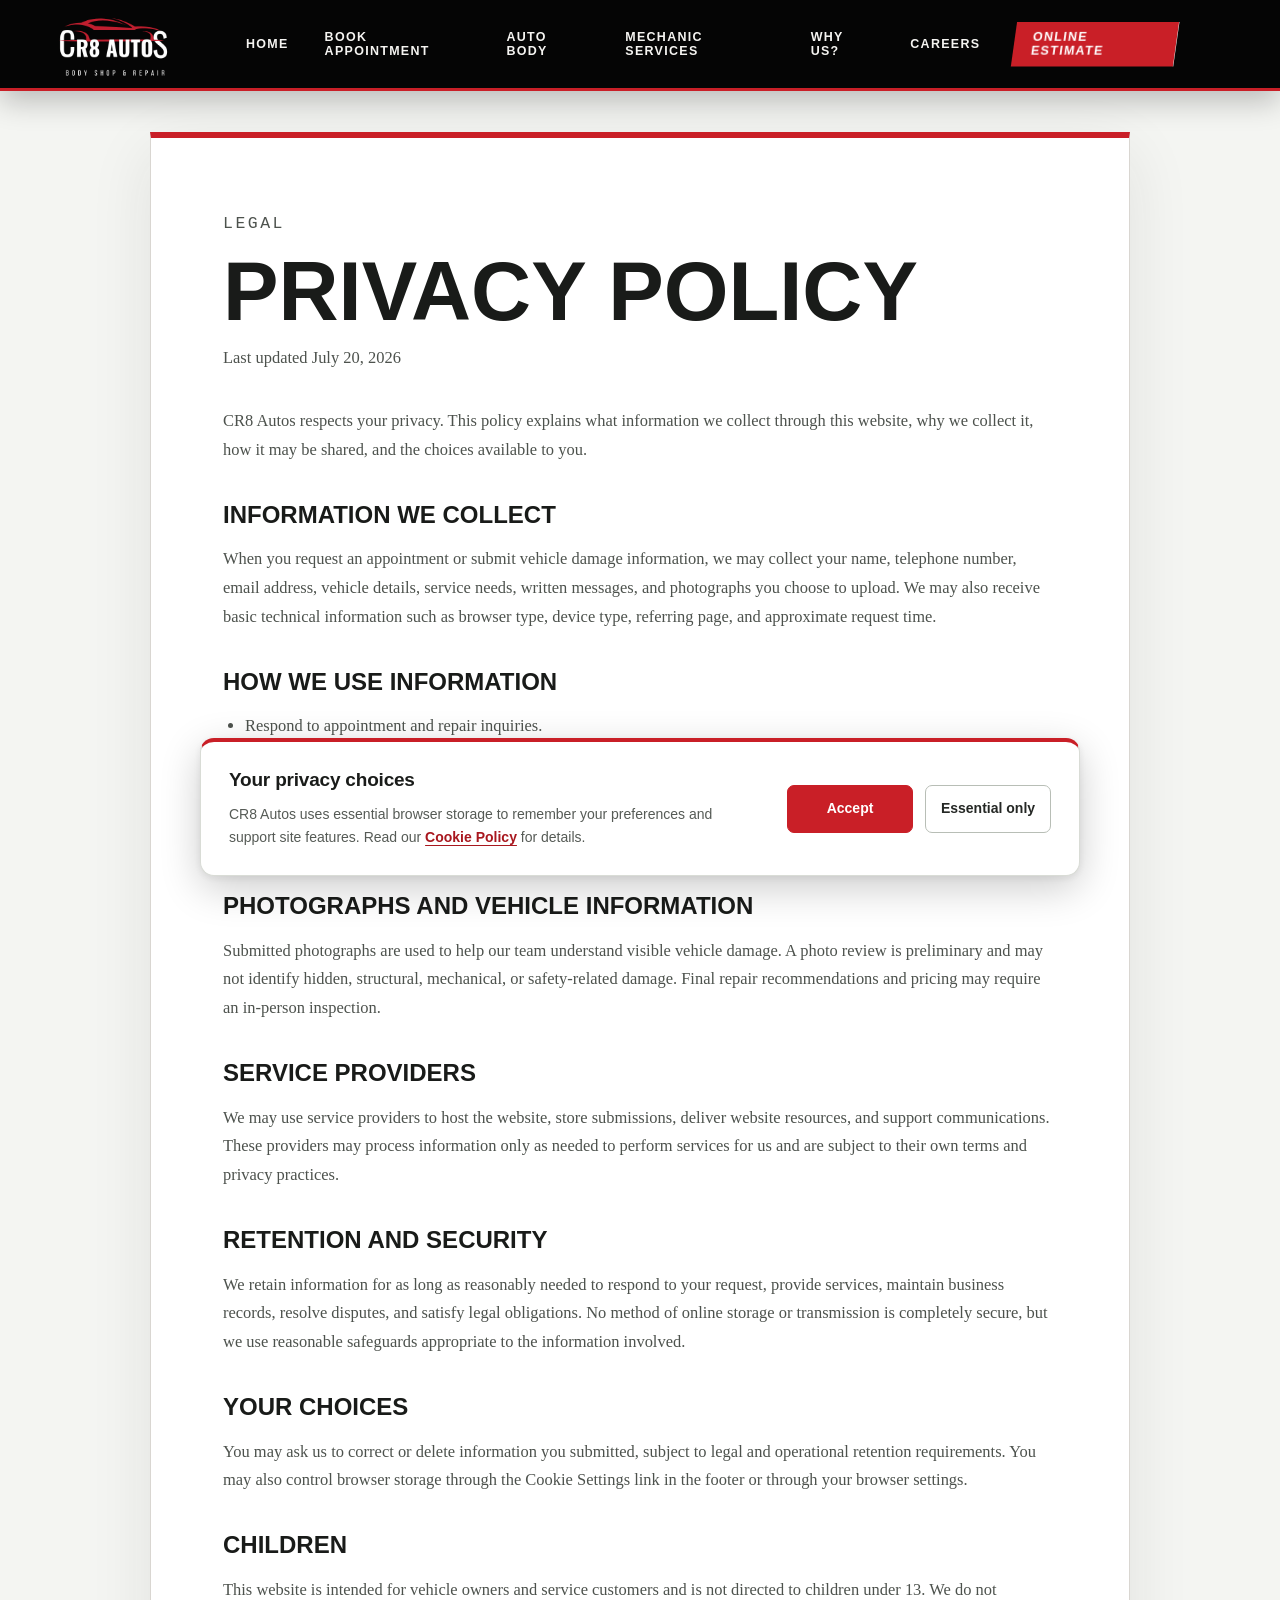
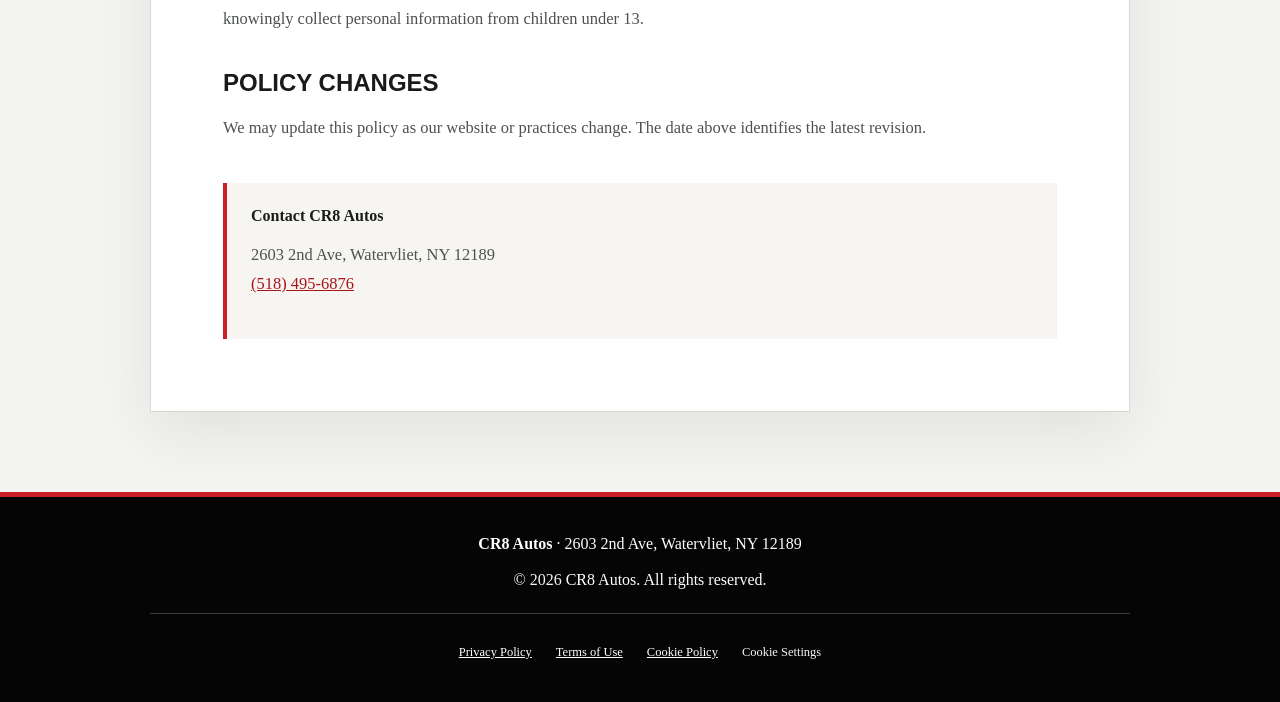
<file: privacy-policy.html>
<!DOCTYPE html>
<html lang="en">
<head>
  <meta charset="UTF-8">
  <meta name="viewport" content="width=device-width, initial-scale=1.0">
  <title>Privacy Policy | CR8 Autos</title>
  <meta name="description" content="CR8 Autos privacy policy for website visitors, appointment requests, and vehicle damage photo submissions.">
  <link rel="canonical" href="https://cr8autos.com/privacy-policy.html">
  <link rel="stylesheet" href="styles.css?v=20261022-5">
</head>
<body class="site-page site-page-legal">
  <nav class="navbar" id="navbar" aria-label="Main navigation">
    <a class="nav-logo" href="index.html" aria-label="CR8 Autos Home"><img src="logo-footer-transparent.png" alt="CR8 Autos auto body and mechanic shop"></a>
    <button class="menu-btn" id="menuBtn" aria-label="Open navigation" aria-expanded="false">Menu</button>
    <ul class="nav-links" id="navLinks">
      <li><a href="index.html">Home</a></li><li><a href="booking.html">Book Appointment</a></li><li><a href="auto-body-work-watervliet-ny.html">Auto Body</a></li>
    <li><a href="index.html#mechanic-services">Mechanic Services</a></li><li><a href="whyus.html">Why Us?</a></li><li><a href="careers.html">Careers</a></li><li><a class="nav-cta" href="index.html#damage-estimator">Online Estimate</a></li>
    </ul>
  </nav>
  <main class="legal-main">
    <article class="legal-card">
      <p class="legal-eyebrow">Legal</p>
      <h1>Privacy Policy</h1>
      <p class="legal-updated">Last updated July 20, 2026</p>
      <p>CR8 Autos respects your privacy. This policy explains what information we collect through this website, why we collect it, how it may be shared, and the choices available to you.</p>
      <h2>Information we collect</h2>
      <p>When you request an appointment or submit vehicle damage information, we may collect your name, telephone number, email address, vehicle details, service needs, written messages, and photographs you choose to upload. We may also receive basic technical information such as browser type, device type, referring page, and approximate request time.</p>
      <h2>How we use information</h2>
      <ul><li>Respond to appointment and repair inquiries.</li><li>Review submitted vehicle damage photographs and information.</li><li>Contact you about repair options, scheduling, and next steps.</li><li>Operate, secure, troubleshoot, and improve the website.</li><li>Comply with applicable law and protect our customers, business, and systems.</li></ul>
      <h2>Photographs and vehicle information</h2>
      <p>Submitted photographs are used to help our team understand visible vehicle damage. A photo review is preliminary and may not identify hidden, structural, mechanical, or safety-related damage. Final repair recommendations and pricing may require an in-person inspection.</p>
      <h2>Service providers</h2>
      <p>We may use service providers to host the website, store submissions, deliver website resources, and support communications. These providers may process information only as needed to perform services for us and are subject to their own terms and privacy practices.</p>
      <h2>Retention and security</h2>
      <p>We retain information for as long as reasonably needed to respond to your request, provide services, maintain business records, resolve disputes, and satisfy legal obligations. No method of online storage or transmission is completely secure, but we use reasonable safeguards appropriate to the information involved.</p>
      <h2>Your choices</h2>
      <p>You may ask us to correct or delete information you submitted, subject to legal and operational retention requirements. You may also control browser storage through the Cookie Settings link in the footer or through your browser settings.</p>
      <h2>Children</h2>
      <p>This website is intended for vehicle owners and service customers and is not directed to children under 13. We do not knowingly collect personal information from children under 13.</p>
      <h2>Policy changes</h2>
      <p>We may update this policy as our website or practices change. The date above identifies the latest revision.</p>
      <div class="legal-contact"><strong>Contact CR8 Autos</strong><p>2603 2nd Ave, Watervliet, NY 12189<br><a href="tel:15184956876">(518) 495-6876</a></p></div>
    </article>
  </main>
  <footer class="footer legal-footer"><p><strong>CR8 Autos</strong> · 2603 2nd Ave, Watervliet, NY 12189</p><p>© <span id="yr"></span> CR8 Autos. All rights reserved.</p></footer>
  <script src="site-ui.js?v=20261022-3" defer></script>
</body>
</html>
</file>
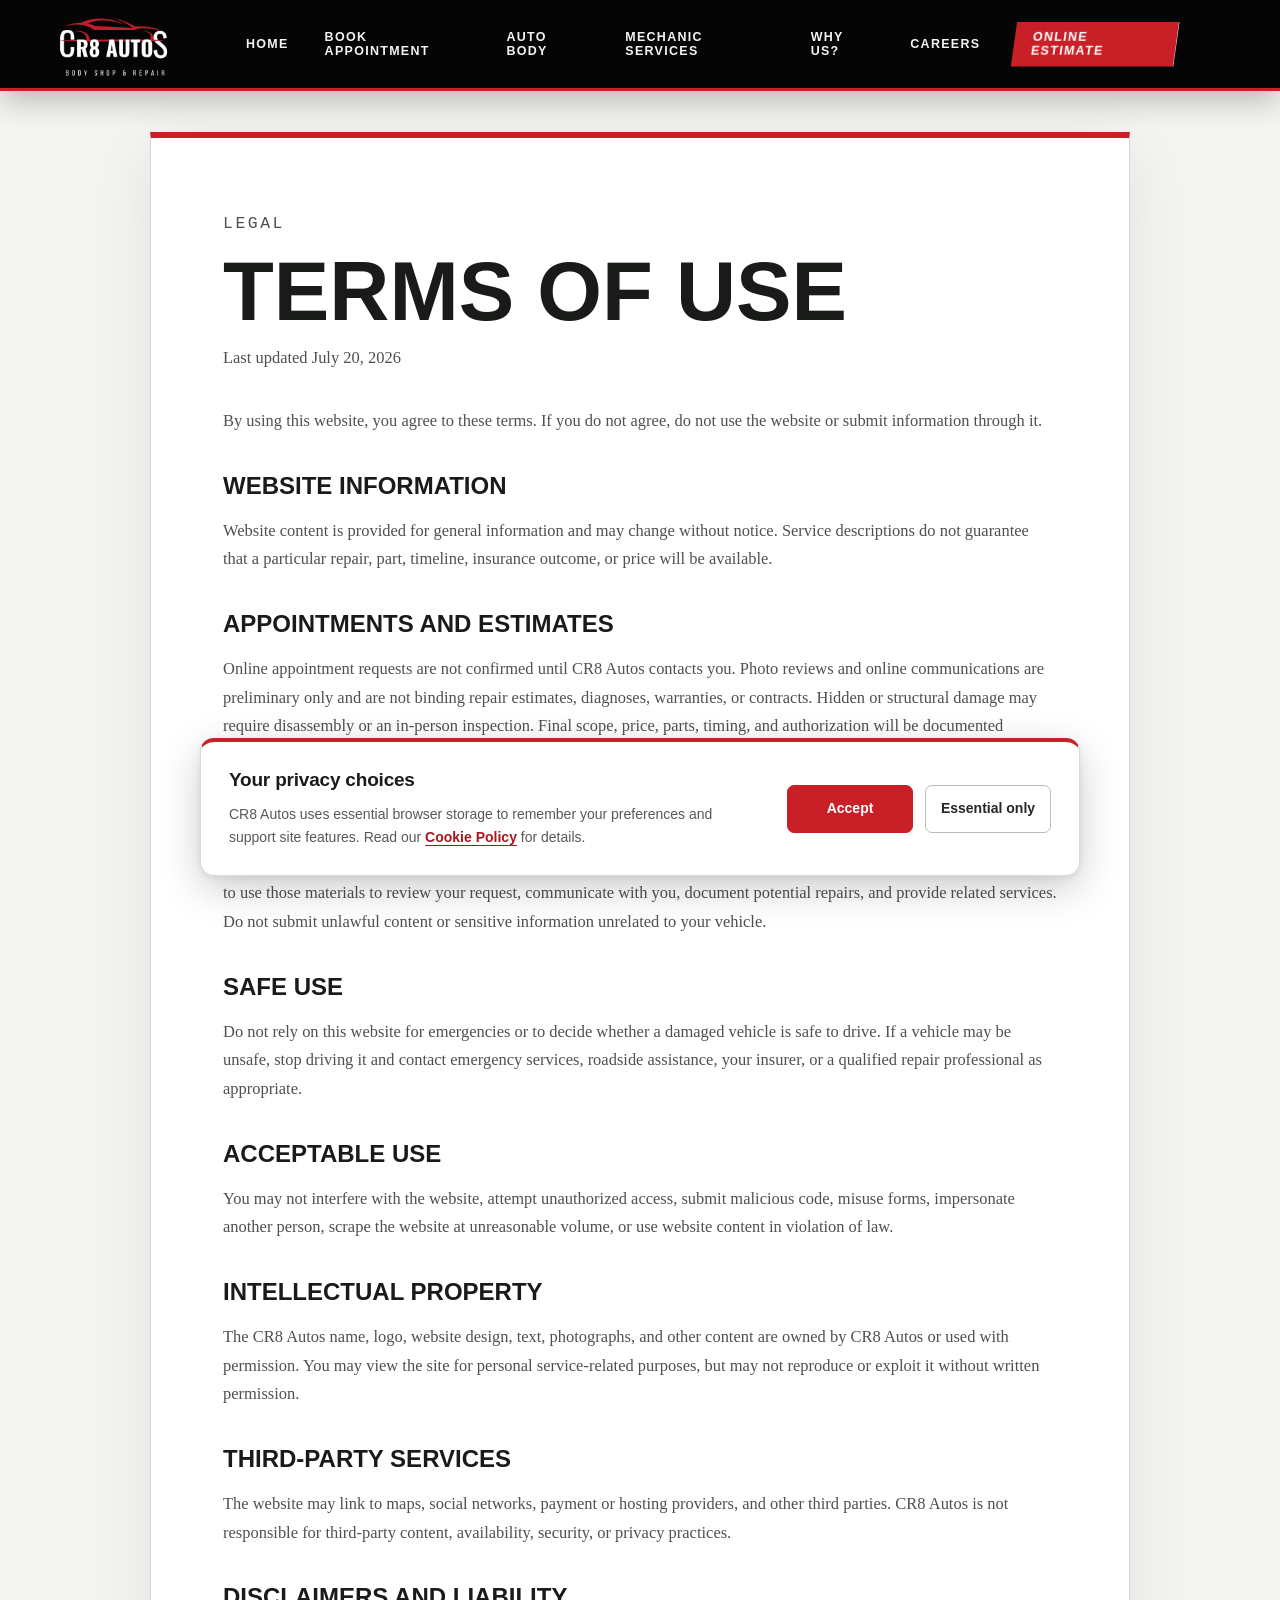
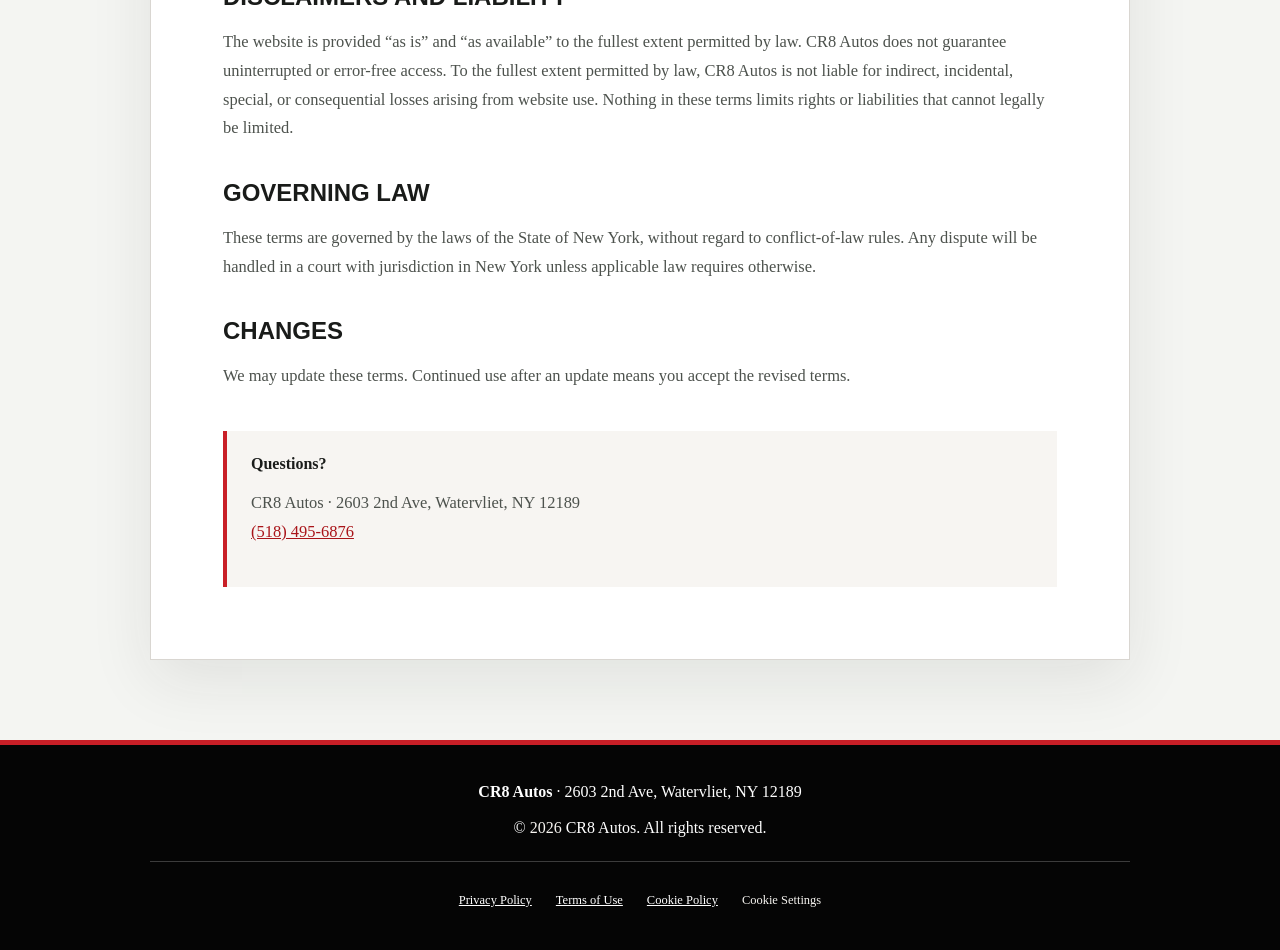
<file: terms-of-use.html>
<!DOCTYPE html>
<html lang="en">
<head>
  <meta charset="UTF-8">
  <meta name="viewport" content="width=device-width, initial-scale=1.0">
  <title>Terms of Use | CR8 Autos</title>
  <meta name="description" content="Terms governing use of the CR8 Autos website, appointment requests, and online vehicle damage photo submissions.">
  <link rel="canonical" href="https://cr8autos.com/terms-of-use.html">
  <link rel="stylesheet" href="styles.css?v=20261022-5">
</head>
<body class="site-page site-page-legal">
  <nav class="navbar" id="navbar" aria-label="Main navigation">
    <a class="nav-logo" href="index.html" aria-label="CR8 Autos Home"><img src="logo-footer-transparent.png" alt="CR8 Autos auto body and mechanic shop"></a>
    <button class="menu-btn" id="menuBtn" aria-label="Open navigation" aria-expanded="false">Menu</button>
    <ul class="nav-links" id="navLinks"><li><a href="index.html">Home</a></li><li><a href="booking.html">Book Appointment</a></li><li><a href="auto-body-work-watervliet-ny.html">Auto Body</a></li>
    <li><a href="index.html#mechanic-services">Mechanic Services</a></li><li><a href="whyus.html">Why Us?</a></li><li><a href="careers.html">Careers</a></li><li><a class="nav-cta" href="index.html#damage-estimator">Online Estimate</a></li></ul>
  </nav>
  <main class="legal-main"><article class="legal-card">
    <p class="legal-eyebrow">Legal</p><h1>Terms of Use</h1><p class="legal-updated">Last updated July 20, 2026</p>
    <p>By using this website, you agree to these terms. If you do not agree, do not use the website or submit information through it.</p>
    <h2>Website information</h2><p>Website content is provided for general information and may change without notice. Service descriptions do not guarantee that a particular repair, part, timeline, insurance outcome, or price will be available.</p>
    <h2>Appointments and estimates</h2><p>Online appointment requests are not confirmed until CR8 Autos contacts you. Photo reviews and online communications are preliminary only and are not binding repair estimates, diagnoses, warranties, or contracts. Hidden or structural damage may require disassembly or an in-person inspection. Final scope, price, parts, timing, and authorization will be documented separately.</p>
    <h2>Photo submissions</h2><p>You confirm that you have the right to submit the photographs and information you provide. You grant CR8 Autos permission to use those materials to review your request, communicate with you, document potential repairs, and provide related services. Do not submit unlawful content or sensitive information unrelated to your vehicle.</p>
    <h2>Safe use</h2><p>Do not rely on this website for emergencies or to decide whether a damaged vehicle is safe to drive. If a vehicle may be unsafe, stop driving it and contact emergency services, roadside assistance, your insurer, or a qualified repair professional as appropriate.</p>
    <h2>Acceptable use</h2><p>You may not interfere with the website, attempt unauthorized access, submit malicious code, misuse forms, impersonate another person, scrape the website at unreasonable volume, or use website content in violation of law.</p>
    <h2>Intellectual property</h2><p>The CR8 Autos name, logo, website design, text, photographs, and other content are owned by CR8 Autos or used with permission. You may view the site for personal service-related purposes, but may not reproduce or exploit it without written permission.</p>
    <h2>Third-party services</h2><p>The website may link to maps, social networks, payment or hosting providers, and other third parties. CR8 Autos is not responsible for third-party content, availability, security, or privacy practices.</p>
    <h2>Disclaimers and liability</h2><p>The website is provided “as is” and “as available” to the fullest extent permitted by law. CR8 Autos does not guarantee uninterrupted or error-free access. To the fullest extent permitted by law, CR8 Autos is not liable for indirect, incidental, special, or consequential losses arising from website use. Nothing in these terms limits rights or liabilities that cannot legally be limited.</p>
    <h2>Governing law</h2><p>These terms are governed by the laws of the State of New York, without regard to conflict-of-law rules. Any dispute will be handled in a court with jurisdiction in New York unless applicable law requires otherwise.</p>
    <h2>Changes</h2><p>We may update these terms. Continued use after an update means you accept the revised terms.</p>
    <div class="legal-contact"><strong>Questions?</strong><p>CR8 Autos · 2603 2nd Ave, Watervliet, NY 12189<br><a href="tel:15184956876">(518) 495-6876</a></p></div>
  </article></main>
  <footer class="footer legal-footer"><p><strong>CR8 Autos</strong> · 2603 2nd Ave, Watervliet, NY 12189</p><p>© <span id="yr"></span> CR8 Autos. All rights reserved.</p></footer>
  <script src="site-ui.js?v=20261022-3" defer></script>
</body></html>
</file>
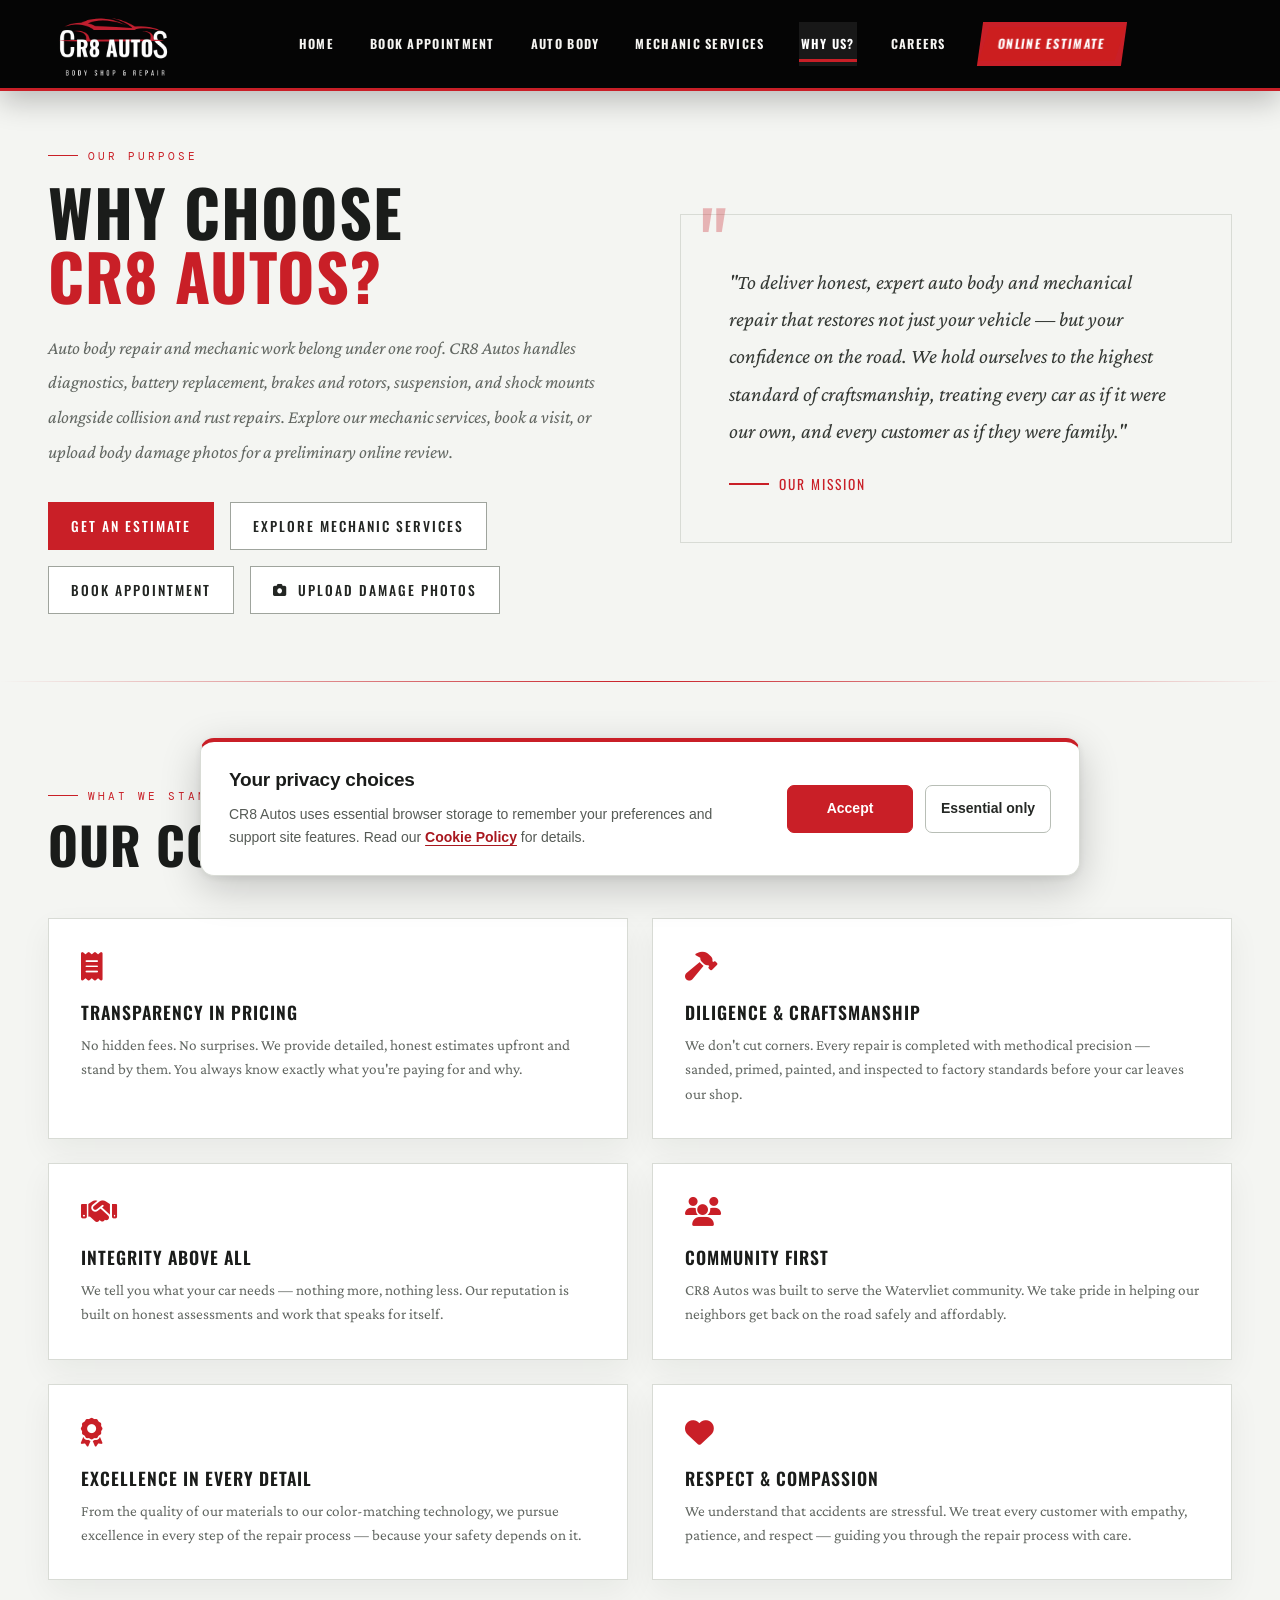
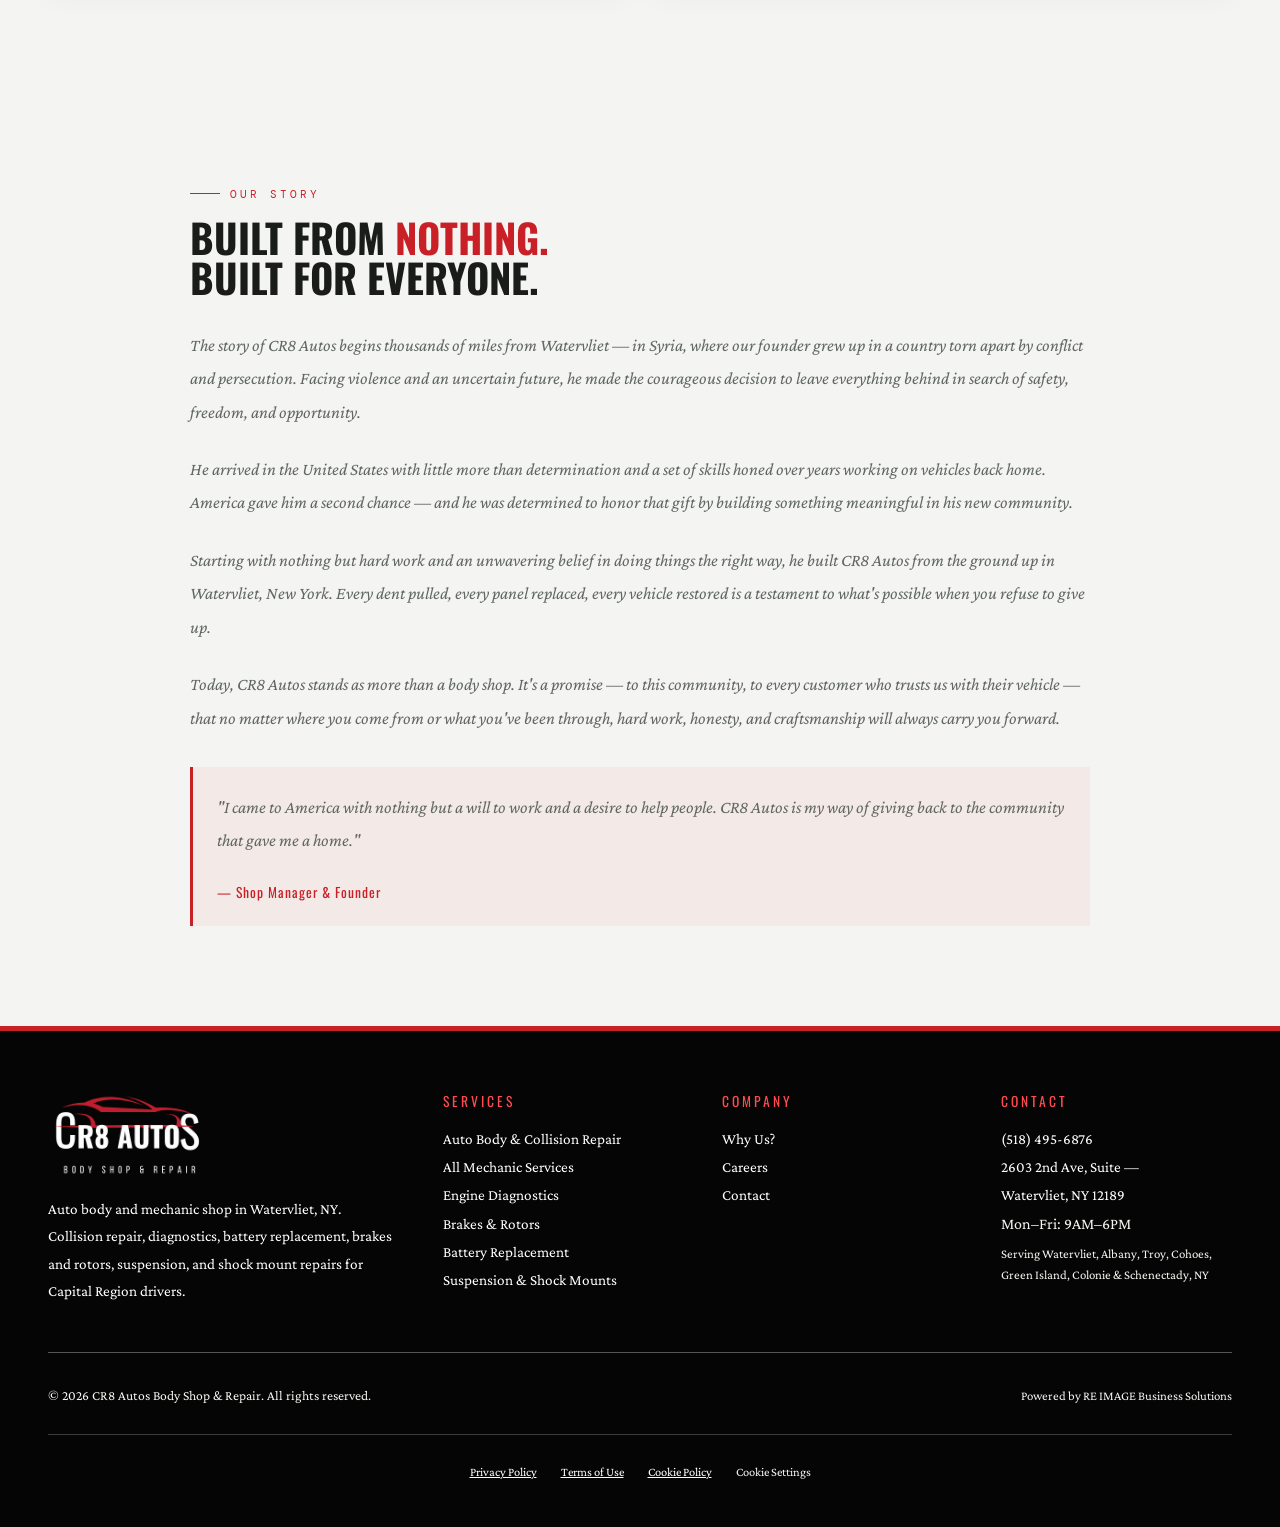
<file: whyus.html>
<!DOCTYPE html>
<html lang="en">
<head>
<meta charset="UTF-8"/>
<meta name="viewport" content="width=device-width, initial-scale=1.0"/>
<title>Why CR8 Autos | Auto Body &amp; Mechanic Shop Watervliet NY</title>
<meta name="description" content="Choose CR8 Autos in Watervliet for auto body and mechanic work: diagnostics, batteries, brakes and rotors, suspension and shock mounts. Serving the Capital Region."/>
<meta name="keywords" content="why CR8 Autos Watervliet, auto body shop reputation Albany NY, honest collision repair Troy NY, CR8 Autos story, best body shop Watervliet NY, mechanic shop Watervliet NY, diagnostics Watervliet, battery replacement, brake repair, shock mount repair"/>
<link rel="canonical" href="https://cr8autos.com/whyus.html"/>
<meta property="og:title" content="Why CR8 Autos | Auto Body &amp; Mechanic Shop Watervliet NY"/>
<meta property="og:description" content="Choose CR8 Autos in Watervliet for auto body and mechanic work: diagnostics, batteries, brakes and rotors, suspension and shock mounts. Serving the Capital Region."/>
<meta property="og:type" content="website"/>
<meta property="og:url" content="https://cr8autos.com/whyus.html"/>
<script type="application/ld+json">
{
  "@context": "https://schema.org",
  "@type": "AutoBodyShop",
  "name": "CR8 Autos",
  "url": "https://cr8autos.com/whyus.html",
  "telephone": "+15184956876",
  "address": {
    "@type": "PostalAddress",
    "streetAddress": "2603 2nd Ave",
    "addressLocality": "Watervliet",
    "addressRegion": "NY",
    "postalCode": "12189",
    "addressCountry": "US"
  },
  "openingHoursSpecification": [{"@type":"OpeningHoursSpecification","dayOfWeek":["Monday","Tuesday","Wednesday","Thursday","Friday"],"opens":"09:00","closes":"18:00"}],
  "description": "Auto body and mechanic shop in Watervliet, NY providing diagnostics, battery replacement, brakes and rotors, suspension and shock mount repair, cooling system service, exhaust repair, and maintenance for Capital Region drivers."
}
</script>

<!-- FAQ Structured Data for People Also Ask -->
<script type="application/ld+json">
{
  "@context": "https://schema.org",
  "@type": "FAQPage",
  "mainEntity": [
    {
      "@type": "Question",
      "name": "Why should I choose CR8 Autos over other body shops in Albany, NY?",
      "acceptedAnswer": {
        "@type": "Answer",
        "text": "CR8 Autos is a locally owned auto body shop in Watervliet, NY built on honesty, quality craftsmanship, and fair pricing. Unlike large chain shops, we treat every vehicle like it's our own. We use computer color-matching, precision frame equipment, and only quality materials — and we communicate with you every step of the way. We serve Albany, Troy, Cohoes, and the entire Capital Region."
      }
    },
    {
      "@type": "Question",
      "name": "Is CR8 Autos a certified auto body shop?",
      "acceptedAnswer": {
        "@type": "Answer",
        "text": "CR8 Autos is an experienced auto body and collision repair shop in Watervliet, NY with skilled technicians trained in frame straightening, panel repair, paintless dent repair, and refinishing. Call us at (518) 495-6876 to speak with our team about your specific repair needs."
      }
    },
    {
      "@type": "Question",
      "name": "Does CR8 Autos offer honest, upfront pricing?",
      "acceptedAnswer": {
        "@type": "Answer",
        "text": "Yes. Transparent pricing is a core value at CR8 Autos. We provide free, detailed estimates before any work begins. There are no hidden fees — you approve the repair plan and cost before we touch your vehicle. We also work with your insurance company to make the process as smooth as possible."
      }
    },
    {
      "@type": "Question",
      "name": "How do I know the repair will look factory-original?",
      "acceptedAnswer": {
        "@type": "Answer",
        "text": "CR8 Autos uses computerized paint color-matching to precisely blend your vehicle's finish. Combined with professional prep, primer, color coat, and clear coat application, the result is a seamless repair that matches your original factory paint. Our goal is that you can't tell where the damage was."
      }
    },
    {
      "@type": "Question",
      "name": "What makes CR8 Autos different from dealership body shops?",
      "acceptedAnswer": {
        "@type": "Answer",
        "text": "As an independent shop, CR8 Autos offers more personal service, faster turnaround times, and competitive pricing compared to dealership body shops. You deal directly with the people doing the work — no middlemen, no upselling. We're invested in our community in Watervliet, NY and our reputation depends on every single repair we do."
      }
    },
    {
      "@type": "Question",
      "name": "Can I upload damage photos before deciding whether to file an insurance claim?",
      "acceptedAnswer": {
        "@type": "Answer",
        "text": "Yes. Upload clear vehicle damage photos through the CR8 Autos online estimate form for a preliminary review of visible damage and possible repair options. Final pricing may require an in-person inspection. Insurance premium effects depend on the insurer, policy, claim history, and circumstances, so no premium outcome is guaranteed."
      }
    }
  ]
}
</script>
<link href="https://fonts.googleapis.com/css2?family=Oswald:wght@300;400;500;600;700&family=Crimson+Pro:ital,wght@0,300;0,400;0,600;1,300;1,400&family=DM+Mono:wght@400;500&display=swap" rel="stylesheet"/>
<link rel="stylesheet" href="https://cdnjs.cloudflare.com/ajax/libs/font-awesome/6.4.0/css/all.min.css"/>
<link rel="stylesheet" href="styles.css?v=20261022-5"/>
<meta name="twitter:title" content="Why CR8 Autos | Auto Body &amp; Mechanic Shop Watervliet NY"/>
<meta name="twitter:description" content="Choose CR8 Autos in Watervliet for auto body and mechanic work: diagnostics, batteries, brakes and rotors, suspension and shock mounts. Serving the Capital Region."/>
<meta name="twitter:card" content="summary_large_image"/>
<meta property="og:image" content="https://cr8autos.com/cr8-autos-storefront-sign.webp"/>
<meta name="twitter:image" content="https://cr8autos.com/cr8-autos-storefront-sign.webp"/>
</head>
<body class="site-page site-page-whyus">
<nav class="navbar" id="navbar">
  <a class="nav-logo" href="index.html" aria-label="CR8 Autos Home">
    <img src="logo-footer-transparent.png" alt="CR8 Autos auto body and mechanic shop"/>
  </a>
  <button class="menu-btn" id="menuBtn" aria-label="Open navigation" aria-expanded="false"><i class="fas fa-bars"></i></button>
  <ul class="nav-links" id="navLinks">
    <li><a href="index.html">Home</a></li>
    <li><a href="booking.html">Book Appointment</a></li>
    <li><a href="auto-body-work-watervliet-ny.html">Auto Body</a></li>
    <li><a href="index.html#mechanic-services">Mechanic Services</a></li>
    <li><a href="whyus.html" class="current">Why Us?</a></li>
    <li><a href="careers.html">Careers</a></li>
    <li><a href="index.html#damage-estimator" class="nav-cta">Online Estimate</a></li>
  </ul>
</nav>
<div class="why-hero">
    <div class="section-inner">
      <div class="why-hero-inner">
        <div>
          <div class="section-tag"><span>Our Purpose</span></div>
          <h1 class="section-title whyus-utility-1">Why Choose<br><span class="whyus-utility-2">CR8 Autos?</span></h1>
          <p class="whyus-utility-3">Auto body repair and mechanic work belong under one roof. CR8 Autos handles diagnostics, battery replacement, brakes and rotors, suspension, and shock mounts alongside collision and rust repairs. Explore our mechanic services, book a visit, or upload body damage photos for a preliminary online review.</p>
          <div class="whyus-utility-4">
            <button class="btn btn-red" onclick="openEstimateModal()">Get an Estimate</button>
            <a class="btn btn-outline" href="index.html#mechanic-services">Explore Mechanic Services</a>
            <a class="btn btn-outline" href="booking.html">Book Appointment</a>
            <a class="btn btn-outline" href="index.html#damage-estimator"><i class="fas fa-camera"></i> Upload Damage Photos</a>
          </div>
        </div>
        <div class="mission-block fade-up">
          <p class="mission-text">"To deliver honest, expert auto body and mechanical repair that restores not just your vehicle — but your confidence on the road. We hold ourselves to the highest standard of craftsmanship, treating every car as if it were our own, and every customer as if they were family."</p>
          <div class="whyus-utility-5">
            <div class="whyus-utility-6"></div>
            <span class="whyus-utility-7">Our Mission</span>
          </div>
        </div>
      </div>
    </div>
  </div>

  <!-- VALUES -->
  <section class="section whyus-utility-8">
    <div class="section-inner">
      <div class="section-tag"><span>What We Stand For</span></div>
      <h2 class="section-title fade-up">Our Core Values</h2>
      <div class="values-grid whyus-utility-9">
        <div class="value-card fade-up">
          <div class="value-icon"><i class="fas fa-receipt"></i></div>
          <div class="value-name">Transparency in Pricing</div>
          <div class="value-desc">No hidden fees. No surprises. We provide detailed, honest estimates upfront and stand by them. You always know exactly what you're paying for and why.</div>
        </div>
        <div class="value-card fade-up">
          <div class="value-icon"><i class="fas fa-hammer"></i></div>
          <div class="value-name">Diligence & Craftsmanship</div>
          <div class="value-desc">We don't cut corners. Every repair is completed with methodical precision — sanded, primed, painted, and inspected to factory standards before your car leaves our shop.</div>
        </div>
        <div class="value-card fade-up">
          <div class="value-icon"><i class="fas fa-handshake"></i></div>
          <div class="value-name">Integrity Above All</div>
          <div class="value-desc">We tell you what your car needs — nothing more, nothing less. Our reputation is built on honest assessments and work that speaks for itself.</div>
        </div>
        <div class="value-card fade-up">
          <div class="value-icon"><i class="fas fa-users"></i></div>
          <div class="value-name">Community First</div>
          <div class="value-desc">CR8 Autos was built to serve the Watervliet community. We take pride in helping our neighbors get back on the road safely and affordably.</div>
        </div>
        <div class="value-card fade-up">
          <div class="value-icon"><i class="fas fa-award"></i></div>
          <div class="value-name">Excellence in Every Detail</div>
          <div class="value-desc">From the quality of our materials to our color-matching technology, we pursue excellence in every step of the repair process — because your safety depends on it.</div>
        </div>
        <div class="value-card fade-up">
          <div class="value-icon"><i class="fas fa-heart"></i></div>
          <div class="value-name">Respect & Compassion</div>
          <div class="value-desc">We understand that accidents are stressful. We treat every customer with empathy, patience, and respect — guiding you through the repair process with care.</div>
        </div>
      </div>
    </div>
  </section>

  <!-- STORY -->
  <section class="story-section">
    <div class="section-inner">
      <div class="story-inner">
        <div class="story-content fade-up whyus-utility-10">
          <div class="section-tag"><span>Our Story</span></div>
          <h3>Built From <span>Nothing.</span><br>Built For Everyone.</h3>
          <p>The story of CR8 Autos begins thousands of miles from Watervliet — in Syria, where our founder grew up in a country torn apart by conflict and persecution. Facing violence and an uncertain future, he made the courageous decision to leave everything behind in search of safety, freedom, and opportunity.</p>
          <p>He arrived in the United States with little more than determination and a set of skills honed over years working on vehicles back home. America gave him a second chance — and he was determined to honor that gift by building something meaningful in his new community.</p>
          <p>Starting with nothing but hard work and an unwavering belief in doing things the right way, he built CR8 Autos from the ground up in Watervliet, New York. Every dent pulled, every panel replaced, every vehicle restored is a testament to what's possible when you refuse to give up.</p>
          <p>Today, CR8 Autos stands as more than a body shop. It's a promise — to this community, to every customer who trusts us with their vehicle — that no matter where you come from or what you've been through, hard work, honesty, and craftsmanship will always carry you forward.</p>
          <div class="whyus-utility-11">
            <p class="whyus-utility-12">"I came to America with nothing but a will to work and a desire to help people. CR8 Autos is my way of giving back to the community that gave me a home."</p>
            <div class="whyus-utility-13">— Shop Manager & Founder</div>
          </div>
        </div>
      </div>
    </div>
  </section>
<!-- ============ FOOTER ============ -->
<footer class="footer">
  <div class="footer-inner">
    <div class="footer-top">
      <div class="footer-brand">
        <div class="whyus-utility-14" onclick="window.location.href='index.html'">
          <img class="whyus-utility-15" src="[data-uri]" alt="CR8 Autos"/>
        </div>
        <p>Auto body and mechanic shop in Watervliet, NY. Collision repair, diagnostics, battery replacement, brakes and rotors, suspension, and shock mount repairs for Capital Region drivers.</p>
      </div>
      <div class="footer-col">
        <div class="footer-col-title">Services</div>
        <ul><li><a href="auto-body-work-watervliet-ny.html">Auto Body &amp; Collision Repair</a></li><li><a href="index.html#mechanic-services">All Mechanic Services</a></li><li><a href="index.html#diagnostics">Engine Diagnostics</a></li><li><a href="index.html#brakes-rotors">Brakes &amp; Rotors</a></li><li><a href="index.html#battery-replacement">Battery Replacement</a></li><li><a href="index.html#suspension-shock-mounts">Suspension &amp; Shock Mounts</a></li></ul>
      </div>
      <div class="footer-col">
        <div class="footer-col-title">Company</div>
        <ul>
          <li><a href="whyus.html">Why Us?</a></li>
          <li><a href="careers.html">Careers</a></li>
          <li><a href="index.html#contact-section">Contact</a></li>
        </ul>
      </div>
      <div class="footer-col">
        <div class="footer-col-title">Contact</div>
        <address class="whyus-utility-16">
          <ul>
            <li><a href="tel:5184956876">(518) 495-6876</a></li>
            <li><a href="https://www.google.com/maps/search/?api=1&query=2603+2nd+Ave+Watervliet+NY+12189" target="_blank" rel="noopener">2603 2nd Ave, Suite —</a></li>
            <li><a href="https://www.google.com/maps/search/?api=1&query=2603+2nd+Ave+Watervliet+NY+12189" target="_blank" rel="noopener">Watervliet, NY 12189</a></li>
            <li>Mon–Fri: 9AM–6PM</li>
          </ul>
        </address>
        <p class="whyus-utility-17">Serving Watervliet, Albany, Troy, Cohoes, Green Island, Colonie & Schenectady, NY</p>
      </div>
    </div>
    <div class="footer-bottom">
  <span>© <span id="yr"></span> CR8 Autos Body Shop & Repair. All rights reserved.</span>
  <span class="whyus-utility-18">Powered by <a class="whyus-utility-19" href="https://ahmadfaraj4000-gif.github.io/Reimage/" target="_blank">RE IMAGE Business Solutions</a></span>
</div>
  </div>  
</footer>
<!-- ============ ESTIMATE MODAL ============ -->
<div class="modal-overlay" id="estimateOverlay" onclick="if(event.target===this)closeModal('estimateOverlay')">
  <div class="modal">
    <div class="modal-header">
      <div>
        <div class="whyus-utility-20">FREE ESTIMATE</div>
        <div class="whyus-utility-21">Request an Estimate</div>
      </div>
      <button class="modal-close" onclick="closeModal('estimateOverlay')"><i class="fas fa-times"></i></button>
    </div>
    <div class="modal-body">
      <form id="estimateForm" onsubmit="submitEstimate(event)">
        <div class="form-row">
          <div class="form-group">
            <label class="form-label">Your Name</label>
            <input class="form-input" type="text" required placeholder="John Smith" id="eName"/>
          </div>
          <div class="form-group">
            <label class="form-label">Phone Number</label>
            <input class="form-input" type="tel" required placeholder="(518) 000-0000" id="ePhone"/>
          </div>
        </div>
        <div class="form-group">
          <label class="form-label">Email Address</label>
          <input class="form-input" type="email" placeholder="john@email.com" id="eEmail"/>
        </div>
        <div class="form-group">
          <label class="form-label">Vehicle (Year, Make, Model)</label>
          <input class="form-input" type="text" required placeholder="e.g. 2019 Toyota Camry" id="eCar"/>
        </div>
        <div class="form-group">
          <label class="form-label">Type of Damage / Service Needed</label>
          <select class="form-select" id="eService" required>
            <option value="">Select a service...</option>
            <option>Collision Damage Repair</option>
            <option>Frame Straightening</option>
            <option>Dent Removal</option>
            <option>Panel Replacement</option>
            <option>Painting & Refinishing</option>
            <option>Glass Replacement</option>
            <option>Rust Repair</option>
            <option>Insurance Estimate</option>
            <option>Other</option>
          </select>
        </div>
        <div class="form-group">
          <label class="form-label">Additional Details</label>
          <textarea class="form-textarea" placeholder="Describe the damage or what you need..." id="eDetails"></textarea>
        </div>
        <button type="submit" class="btn btn-red whyus-utility-22"><i class="fas fa-calculator"></i> Request Estimate</button>
      </form>
      <div class="form-success" id="estimateSuccess">
        <i class="fas fa-check-circle"></i>
        <p>Estimate request received! We'll call you within 1 business day.</p>
      </div>
    </div>
  </div>
</div>

<!-- ============ BOOK MODAL ============ -->
<div class="modal-overlay" id="bookOverlay" onclick="if(event.target===this)closeModal('bookOverlay')">
  <div class="modal whyus-utility-23">
    <div class="modal-header">
      <div>
        <div class="whyus-utility-20" id="bookStepLabel">STEP 1 OF 2</div>
        <div class="whyus-utility-21" id="bookStepTitle">Your Information</div>
      </div>
      <button class="modal-close" onclick="closeModal('bookOverlay')"><i class="fas fa-times"></i></button>
    </div>
    <div class="modal-body">

      <!-- Step progress bar -->
      <div class="book-progress">
        <div class="book-progress-bar whyus-utility-24" id="bookProgressBar"></div>
      </div>

      <!-- STEP 1: Info form -->
      <div id="bookStep1">
        <div class="form-row">
          <div class="form-group">
            <label class="form-label">Your Name</label>
            <input class="form-input" type="text" placeholder="John Smith" id="bName"/>
          </div>
          <div class="form-group">
            <label class="form-label">Phone Number</label>
            <input class="form-input" type="tel" placeholder="(518) 000-0000" id="bPhone"/>
          </div>
        </div>
        <div class="form-group">
          <label class="form-label">Vehicle (Year, Make, Model)</label>
          <input class="form-input" type="text" placeholder="e.g. 2019 Toyota Camry" id="bCar"/>
        </div>
        <div class="form-group">
          <label class="form-label">Service Needed</label>
          <select class="form-select" id="bService">
            <option value="">Select a service...</option>
            <option>Collision Damage Repair</option>
            <option>Frame Straightening</option>
            <option>Dent Removal</option>
            <option>Panel Replacement</option>
            <option>Painting &amp; Refinishing</option>
            <option>Glass Replacement</option>
            <option>Rust Repair</option>
            <option>Insurance Estimate</option>
            <option>Other</option>
          </select>
        </div>
        <div class="form-group">
          <label class="form-label">Additional Details</label>
          <textarea class="form-textarea" placeholder="Any additional information about your vehicle or the damage..." id="bDetails" rows="3"></textarea>
        </div>
        <button class="btn btn-red whyus-utility-22" onclick="bookGoStep2()">
          Next: Pick a Date &amp; Time <i class="fas fa-arrow-right whyus-utility-25"></i>
        </button>
      </div>

      <!-- STEP 2: Calendar -->
      <div class="whyus-utility-26" id="bookStep2">
        <div class="cal-nav">
          <button class="cal-nav-btn" onclick="calPrevMonth()"><i class="fas fa-chevron-left"></i></button>
          <span class="cal-month-label" id="calMonthLabel"></span>
          <button class="cal-nav-btn" onclick="calNextMonth()"><i class="fas fa-chevron-right"></i></button>
        </div>
        <div class="cal-grid-header">
          <span>Sun</span><span>Mon</span><span>Tue</span><span>Wed</span><span>Thu</span><span>Fri</span><span>Sat</span>
        </div>
        <div class="cal-grid" id="calGrid"></div>
        <div class="whyus-utility-26" id="calTimeSection">
          <div class="cal-time-title">Available Times — <span id="calSelectedDateLabel"></span></div>
          <div class="cal-time-grid" id="calTimeGrid"></div>
        </div>
        <div class="cal-footer">
          <button class="btn btn-outline whyus-utility-27" onclick="bookGoStep1()">
            <i class="fas fa-arrow-left"></i> Back
          </button>
          <button class="btn btn-red whyus-utility-28" id="bookConfirmBtn" onclick="submitBook()">
            <i class="fas fa-calendar-check"></i> Confirm Appointment
          </button>
        </div>
      </div>

      <!-- Success -->
      <div class="form-success whyus-utility-26" id="bookSuccess">
        <i class="fas fa-check-circle"></i>
        <p id="bookSuccessMsg">Appointment booked! We'll see you then.</p>
      </div>
    </div>
  </div>
</div>

<!-- ============ JOB APPLICATION MODAL ============ -->
<div class="modal-overlay" id="jobOverlay" onclick="if(event.target===this)closeModal('jobOverlay')">
  <div class="modal">
    <div class="modal-header">
      <div>
        <div class="whyus-utility-20" id="jobTypeLabel">FULL TIME</div>
        <div class="whyus-utility-21">Autobody Tech Application</div>
      </div>
      <button class="modal-close" onclick="closeModal('jobOverlay')"><i class="fas fa-times"></i></button>
    </div>
    <div class="modal-body">
      <form id="jobForm" onsubmit="submitJob(event)">
        <input type="hidden" id="jobType" value="Full Time"/>
        <div class="form-row">
          <div class="form-group">
            <label class="form-label">Full Name</label>
            <input class="form-input" type="text" required placeholder="John Smith" id="jName"/>
          </div>
          <div class="form-group">
            <label class="form-label">Phone Number</label>
            <input class="form-input" type="tel" required placeholder="(518) 000-0000" id="jPhone"/>
          </div>
        </div>
        <div class="form-group">
          <label class="form-label">Email Address</label>
          <input class="form-input" type="email" required placeholder="john@email.com" id="jEmail"/>
        </div>
        <div class="form-group">
          <label class="form-label">Years of Experience in Auto Body</label>
          <input class="form-input" type="text" required placeholder="e.g. 5 years" id="jExperience"/>
        </div>
        <div class="form-group">
          <label class="form-label">Certifications (I-CAR, ASE, etc.)</label>
          <input class="form-input" type="text" placeholder="e.g. I-CAR Gold Class, ASE B2" id="jCerts"/>
        </div>
        <div class="form-group">
          <label class="form-label">When Are You Available to Start?</label>
          <div class="radio-group">
            <div class="radio-opt"><input type="radio" name="startDate" id="startNow" value="Ready to Start Now" checked/><label for="startNow">Ready Now</label></div>
            <div class="radio-opt"><input type="radio" name="startDate" id="startWeeks" value="In a Few Weeks"/><label for="startWeeks">Few Weeks</label></div>
            <div class="radio-opt"><input type="radio" name="startDate" id="startMonths" value="In a Few Months"/><label for="startMonths">Few Months</label></div>
          </div>
        </div>
        <div class="form-group">
          <label class="form-label">Tell Us About Yourself</label>
          <textarea class="form-textarea" placeholder="Describe your experience, skills, and why you want to work at CR8 Autos..." id="jMessage" rows="4"></textarea>
        </div>
        <button type="submit" class="btn btn-red whyus-utility-22"><i class="fas fa-paper-plane"></i> Submit Application</button>
      </form>
      <div class="form-success" id="jobSuccess">
        <i class="fas fa-check-circle"></i>
        <p>Application submitted! We'll review it and be in touch within a few business days.</p>
      </div>
    </div>
  </div>
</div>


<script>
// ===== STATE =====

let applications = JSON.parse(localStorage.getItem('cr8_applications') || '[]');
let inquiries    = JSON.parse(localStorage.getItem('cr8_inquiries')    || '[]');
let bookings     = JSON.parse(localStorage.getItem('cr8_bookings')     || '[]');
let messages     = JSON.parse(localStorage.getItem('cr8_messages')     || '[]');

function save() {
  localStorage.setItem('cr8_applications', JSON.stringify(applications));
  localStorage.setItem('cr8_inquiries',    JSON.stringify(inquiries));
  localStorage.setItem('cr8_bookings',     JSON.stringify(bookings));
  localStorage.setItem('cr8_messages',     JSON.stringify(messages));
}

// ===== PAGE ROUTING =====
function showPage(page) {
  document.querySelectorAll('.page').forEach(p => p.classList.remove('active'));
  document.getElementById('page-' + page).classList.add('active');
  window.scrollTo({top:0, behavior:'smooth'});
  document.getElementById('navLinks').classList.remove('open');
}

function scrollToServices() {
  setTimeout(() => document.getElementById('services-section').scrollIntoView({behavior:'smooth'}), 100);
}

// ===== NAVBAR =====
window.addEventListener('scroll', () => {
  document.getElementById('navbar').classList.toggle('scrolled', window.scrollY > 50);
});
document.getElementById('menuBtn').addEventListener('click', () => {
  document.getElementById('navLinks').classList.toggle('open');
});
document.getElementById('yr').textContent = new Date().getFullYear();

// ===== SCROLL ANIMATIONS =====
const obs = new IntersectionObserver(entries => {
  entries.forEach(e => { if (e.isIntersecting) e.target.classList.add('visible'); });
}, {threshold: 0.1});
document.querySelectorAll('.fade-up').forEach(el => obs.observe(el));

// ===== MODALS =====
function openEstimateModal() {
  document.getElementById('estimateForm').style.display = 'block';
  document.getElementById('estimateSuccess').style.display = 'none';
  document.getElementById('estimateOverlay').classList.add('active');
  document.body.style.overflow = 'hidden';
}
function openBookModal() {
  bookGoStep1(true);
  document.getElementById('bookOverlay').classList.add('active');
  document.body.style.overflow = 'hidden';
}
function openJobModal(type) {
  document.getElementById('jobForm').style.display = 'block';
  document.getElementById('jobSuccess').style.display = 'none';
  document.getElementById('jobType').value = type === 'full' ? 'Full Time' : 'Part Time';
  document.getElementById('jobTypeLabel').textContent = type === 'full' ? 'FULL TIME' : 'PART TIME';
  document.getElementById('jobOverlay').classList.add('active');
  document.body.style.overflow = 'hidden';
}
function closeModal(id) {
  document.getElementById(id).classList.remove('active');
  document.body.style.overflow = '';
}

// ===== FORM SUBMISSIONS =====
function submitEstimate(e) {
  e.preventDefault();
  const item = {
    id: Date.now(),
    date: new Date().toLocaleString(),
    name: document.getElementById('eName').value,
    phone: document.getElementById('ePhone').value,
    email: document.getElementById('eEmail').value,
    car: document.getElementById('eCar').value,
    service: document.getElementById('eService').value,
    details: document.getElementById('eDetails').value,
  };
  inquiries.push(item); save();
  document.getElementById('estimateForm').style.display = 'none';
  document.getElementById('estimateSuccess').style.display = 'block';
}

// ── Calendar booking state ──
let calYear, calMonth, calSelectedDate = null, calSelectedTime = null;
const TIME_SLOTS = ['9:00 AM','10:00 AM','11:00 AM','12:00 PM','1:00 PM','2:00 PM','3:00 PM','4:00 PM','5:00 PM'];

function bookGoStep1(reset) {
  if (reset) {
    ['bName','bPhone','bCar','bDetails'].forEach(id => document.getElementById(id).value = '');
    document.getElementById('bService').selectedIndex = 0;
    calSelectedDate = null; calSelectedTime = null;
  }
  document.getElementById('bookStep1').style.display = 'block';
  document.getElementById('bookStep2').style.display = 'none';
  document.getElementById('bookSuccess').style.display = 'none';
  document.getElementById('bookStepLabel').textContent = 'STEP 1 OF 2';
  document.getElementById('bookStepTitle').textContent = 'Your Information';
  document.getElementById('bookProgressBar').style.width = '50%';
}

function bookGoStep2() {
  const name = document.getElementById('bName').value.trim();
  const phone = document.getElementById('bPhone').value.trim();
  const car = document.getElementById('bCar').value.trim();
  const service = document.getElementById('bService').value;
  if (!name || !phone || !car || !service) {
    alert('Please fill in all required fields before continuing.');
    return;
  }
  document.getElementById('bookStep1').style.display = 'none';
  document.getElementById('bookStep2').style.display = 'block';
  document.getElementById('bookStepLabel').textContent = 'STEP 2 OF 2';
  document.getElementById('bookStepTitle').textContent = 'Pick a Date & Time';
  document.getElementById('bookProgressBar').style.width = '100%';
  const now = new Date();
  calYear = now.getFullYear(); calMonth = now.getMonth();
  renderCal();
}

function calPrevMonth() {
  calMonth--; if (calMonth < 0) { calMonth = 11; calYear--; }
  calSelectedDate = null; calSelectedTime = null;
  document.getElementById('calTimeSection').style.display = 'none';
  document.getElementById('bookConfirmBtn').style.display = 'none';
  renderCal();
}
function calNextMonth() {
  calMonth++; if (calMonth > 11) { calMonth = 0; calYear++; }
  calSelectedDate = null; calSelectedTime = null;
  document.getElementById('calTimeSection').style.display = 'none';
  document.getElementById('bookConfirmBtn').style.display = 'none';
  renderCal();
}

function renderCal() {
  const months = ['January','February','March','April','May','June','July','August','September','October','November','December'];
  document.getElementById('calMonthLabel').textContent = months[calMonth] + ' ' + calYear;
  const grid = document.getElementById('calGrid');
  grid.innerHTML = '';
  const today = new Date(); today.setHours(0,0,0,0);
  const firstDay = new Date(calYear, calMonth, 1).getDay();
  const daysInMonth = new Date(calYear, calMonth+1, 0).getDate();
  for (let i = 0; i < firstDay; i++) {
    const el = document.createElement('div');
    el.className = 'cal-day cal-day-empty';
    grid.appendChild(el);
  }
  for (let d = 1; d <= daysInMonth; d++) {
    const el = document.createElement('div');
    el.className = 'cal-day';
    el.textContent = d;
    const thisDate = new Date(calYear, calMonth, d);
    thisDate.setHours(0,0,0,0);
    const dateKey = calYear + '-' + String(calMonth+1).padStart(2,'0') + '-' + String(d).padStart(2,'0');
    if (thisDate < today) {
      el.classList.add('cal-day-disabled');
    } else {
      if (thisDate.getTime() === today.getTime()) el.classList.add('cal-day-today');
      if (calSelectedDate === dateKey) el.classList.add('cal-day-selected');
      // Check if fully booked
      const bookedTimes = bookings.filter(b => b.appointmentDate === dateKey).map(b => b.appointmentTime);
      if (bookedTimes.length >= TIME_SLOTS.length) el.classList.add('cal-day-disabled');
      el.onclick = () => selectCalDate(dateKey, d);
    }
    grid.appendChild(el);
  }
}

function selectCalDate(dateKey, d) {
  calSelectedDate = dateKey;
  calSelectedTime = null;
  document.getElementById('bookConfirmBtn').style.display = 'none';
  renderCal();
  // Render time slots
  const bookedTimes = bookings.filter(b => b.appointmentDate === dateKey).map(b => b.appointmentTime);
  const timeGrid = document.getElementById('calTimeGrid');
  timeGrid.innerHTML = '';
  const dateObj = new Date(calYear, calMonth, d);
  const opts = {weekday:'long',month:'long',day:'numeric'};
  document.getElementById('calSelectedDateLabel').textContent = dateObj.toLocaleDateString('en-US', opts);
  TIME_SLOTS.forEach(slot => {
    const el = document.createElement('div');
    el.className = 'cal-time-slot';
    el.textContent = slot;
    if (bookedTimes.includes(slot)) {
      el.classList.add('cal-time-booked');
      el.title = 'Already booked';
    } else {
      el.onclick = () => selectCalTime(slot, el);
    }
    timeGrid.appendChild(el);
  });
  document.getElementById('calTimeSection').style.display = 'block';
}

function selectCalTime(slot, el) {
  calSelectedTime = slot;
  document.querySelectorAll('.cal-time-slot').forEach(s => s.classList.remove('cal-time-selected'));
  el.classList.add('cal-time-selected');
  document.getElementById('bookConfirmBtn').style.display = 'inline-flex';
}

function submitBook() {
  if (!calSelectedDate || !calSelectedTime) { alert('Please select a date and time.'); return; }
  const dateObj = new Date(calSelectedDate + 'T12:00:00');
  const opts = {weekday:'long',month:'long',day:'numeric',year:'numeric'};
  const item = {
    id: Date.now(),
    date: new Date().toLocaleString(),
    appointmentDate: calSelectedDate,
    appointmentTime: calSelectedTime,
    appointmentDisplay: dateObj.toLocaleDateString('en-US', opts) + ' at ' + calSelectedTime,
    name: document.getElementById('bName').value,
    phone: document.getElementById('bPhone').value,
    car: document.getElementById('bCar').value,
    service: document.getElementById('bService').value,
    details: document.getElementById('bDetails').value,
  };
  bookings.push(item); save();
  document.getElementById('bookStep2').style.display = 'none';
  document.getElementById('bookSuccessMsg').textContent = 'Booked for ' + item.appointmentDisplay + '. We look forward to seeing you!';
  document.getElementById('bookSuccess').style.display = 'block';
  document.getElementById('bookStepLabel').textContent = 'CONFIRMED';
  document.getElementById('bookStepTitle').textContent = 'Appointment Booked!';
}

function submitJob(e) {
  e.preventDefault();
  const start = document.querySelector('input[name="startDate"]:checked');
  const item = {
    id: Date.now(),
    date: new Date().toLocaleString(),
    type: document.getElementById('jobType').value,
    name: document.getElementById('jName').value,
    phone: document.getElementById('jPhone').value,
    email: document.getElementById('jEmail').value,
    experience: document.getElementById('jExperience').value,
    certs: document.getElementById('jCerts').value,
    startDate: start ? start.value : 'Not specified',
    message: document.getElementById('jMessage').value,
  };
  applications.push(item); save();
  document.getElementById('jobForm').style.display = 'none';
  document.getElementById('jobSuccess').style.display = 'block';
}

function submitContact(e) {
  e.preventDefault();
  const item = {
    id: Date.now(),
    date: new Date().toLocaleString(),
    name: document.getElementById('cName').value,
    phone: document.getElementById('cPhone').value,
    email: document.getElementById('cEmail').value,
    message: document.getElementById('cMessage').value,
  };
  messages.push(item); save();
  document.getElementById('contactForm').style.display = 'none';
  document.getElementById('contactSuccess').style.display = 'block';
}

// ===== ADMIN =====





function copyAddress() {
  navigator.clipboard.writeText('2603 2nd Ave, Watervliet, NY 12189').then(() => {
    const btn = document.getElementById('copyAddrBtn');
    btn.innerHTML = '<i class="fas fa-check"></i> Copied!';
    btn.classList.add('copied');
    setTimeout(() => {
      btn.innerHTML = '<i class="fas fa-copy"></i> Copy';
      btn.classList.remove('copied');
    }, 2000);
  });
}


</script>
<script src="site-ui.js?v=20261022-3" defer></script>
</body>
</html>
</file>
<file: styles.css>
/* CR8 Autos public website — one global stylesheet. */

/* ==========================================================================
   Homepage — scoped to body.site-page-index
   ========================================================================== */
/* Home page layout and component styles. */
:root {
  --black: #0a0a0a;
  --dark: #111111;
  --card: #161616;
  --border: #222222;
  --red: #cc1f1f;
  --red-light: #e83333;
  --red-dark: #9a1515;
  --white: #f5f5f5;
  --gray: #888888;
  --light-gray: #cccccc;
}
body.site-page-index *{margin:0;padding:0;box-sizing:border-box;}
html{scroll-behavior:smooth;}
body.site-page-index{font-family:'Crimson Pro',serif;background:var(--black);color:var(--white);overflow-x:hidden;}

/* ===== SCROLLBAR ===== */
body.site-page-index ::-webkit-scrollbar{width:4px;}
body.site-page-index ::-webkit-scrollbar-track{background:var(--black);}
body.site-page-index ::-webkit-scrollbar-thumb{background:var(--red);}

/* ===== NAVBAR ===== */
body.site-page-index .navbar{position:fixed;top:0;left:0;width:100%;z-index:1000;padding:1rem 3rem;display:flex;align-items:center;justify-content:space-between;background:rgba(10,10,10,0.95);backdrop-filter:blur(20px);border-bottom:1px solid rgba(204,31,31,0.2);transition:all 0.3s;}
body.site-page-index .navbar.scrolled{padding:0.7rem 3rem;border-bottom-color:rgba(204,31,31,0.4);}
body.site-page-index .nav-logo{display:flex;align-items:center;gap:12px;text-decoration:none;cursor:pointer;}
body.site-page-index .logo-circle{width:48px;height:48px;background:var(--red);border-radius:50%;display:flex;align-items:center;justify-content:center;font-family:'Oswald',sans-serif;font-weight:700;font-size:14px;color:white;letter-spacing:1px;flex-shrink:0;position:relative;overflow:hidden;}
body.site-page-index .logo-circle::before{content:'';position:absolute;inset:2px;border-radius:50%;border:1px solid rgba(255,255,255,0.3);}
body.site-page-index .logo-text{font-family:'Oswald',sans-serif;font-weight:700;font-size:1.2rem;letter-spacing:2px;text-transform:uppercase;color:var(--white);}
body.site-page-index .logo-text span{color:var(--red);}
body.site-page-index .nav-links{display:flex;gap:2.5rem;list-style:none;align-items:center;}
body.site-page-index .nav-links a{color:var(--light-gray);text-decoration:none;font-family:'Oswald',sans-serif;font-size:0.85rem;letter-spacing:2px;text-transform:uppercase;font-weight:400;transition:color 0.3s;position:relative;}
body.site-page-index .nav-links a::after{content:'';position:absolute;bottom:-4px;left:0;width:0;height:1px;background:var(--red);transition:width 0.3s;}
body.site-page-index .nav-links a:hover{color:var(--white);}
body.site-page-index .nav-links a:hover::after{width:100%;}
body.site-page-index .nav-cta{background:var(--red)!important;color:white!important;padding:0.5rem 1.5rem;font-family:'Oswald',sans-serif;font-weight:600;letter-spacing:2px;font-size:0.8rem;border:none;cursor:pointer;text-transform:uppercase;transition:all 0.3s;text-decoration:none;clip-path:polygon(8px 0,100% 0,calc(100% - 8px) 100%,0 100%);}
body.site-page-index .nav-cta:hover{background:var(--red-light)!important;transform:translateY(-2px);}
body.site-page-index .nav-cta::after{display:none!important;}
body.site-page-index .menu-btn{display:none;background:none;border:none;color:var(--white);font-size:1.4rem;cursor:pointer;}

/* ===== PAGES ===== */
body.site-page-index .page{display:none;min-height:100vh;}
body.site-page-index .page.active{display:block;}

/* ===== HERO ===== */
body.site-page-index .hero{min-height:115vh;position:relative;display:flex;align-items:center;overflow:hidden;background:var(--black);}
body.site-page-index .hero-bg{position:absolute;inset:0;background:linear-gradient(135deg,rgba(204,31,31,0.08) 0%,transparent 50%),linear-gradient(225deg,rgba(204,31,31,0.04) 0%,transparent 60%);}
body.site-page-index .hero-grid{position:absolute;inset:0;background-image:linear-gradient(rgba(204,31,31,0.06) 1px,transparent 1px),linear-gradient(90deg,rgba(204,31,31,0.06) 1px,transparent 1px);background-size:80px 80px;mask-image:radial-gradient(ellipse at 30% 50%,black 20%,transparent 70%);}
body.site-page-index .hero-stripe{position:absolute;top:0;right:0;width:45%;height:100%;background:linear-gradient(180deg,var(--dark) 0%,#0d0d0d 100%);clip-path:polygon(15% 0,100% 0,100% 100%,0 100%);}
body.site-page-index .hero-stripe::before{content:'';position:absolute;left:0;top:0;bottom:0;width:3px;background:linear-gradient(180deg,transparent,var(--red),transparent);}
body.site-page-index .hero-inner{max-width:900px;margin:0 auto;padding:0 3rem;width:100%;display:flex;flex-direction:column;align-items:center;text-align:center;position:relative;z-index:1;padding-top:80px;}
body.site-page-index .hero-tag{display:inline-flex;align-items:center;gap:10px;margin-bottom:1.5rem;justify-content:center;}
body.site-page-index .hero-tag span{font-family:'DM Mono',monospace;font-size:0.7rem;letter-spacing:3px;text-transform:uppercase;color:var(--red);}
body.site-page-index .hero-tag::before{content:'';width:40px;height:1px;background:var(--red);}
body.site-page-index .hero-title{font-family:'Oswald',sans-serif;font-size:clamp(3.5rem,6vw,5.5rem);font-weight:700;line-height:0.95;text-transform:uppercase;letter-spacing:1px;margin-bottom:1.5rem;}
body.site-page-index .hero-title .line2{color:var(--red);display:block;}
body.site-page-index .hero-title .line3{font-size:clamp(1.5rem,3vw,2.2rem);font-weight:300;color:var(--gray);letter-spacing:4px;display:block;margin-top:0.5rem;}
body.site-page-index .hero-sub{font-size:1.15rem;color:var(--gray);line-height:1.8;max-width:600px;margin-bottom:2.5rem;font-style:italic;}
body.site-page-index .hero-btns{display:flex;gap:1rem;flex-wrap:wrap;justify-content:center;margin-bottom:3rem;}
body.site-page-index .btn{display:inline-flex;align-items:center;gap:8px;padding:0.9rem 2rem;font-family:'Oswald',sans-serif;font-weight:500;font-size:0.85rem;letter-spacing:2px;text-transform:uppercase;cursor:pointer;border:none;text-decoration:none;transition:all 0.3s;}
body.site-page-index .btn-red{background:var(--red);color:white;clip-path:polygon(10px 0,100% 0,calc(100% - 10px) 100%,0 100%);}
body.site-page-index .btn-red:hover{background:var(--red-light);transform:translateY(-3px);}
body.site-page-index .btn-outline{background:transparent;color:var(--white);border:1px solid rgba(255,255,255,0.2);clip-path:polygon(10px 0,100% 0,calc(100% - 10px) 100%,0 100%);}
body.site-page-index .btn-outline:hover{border-color:var(--red);color:var(--red);}
body.site-page-index .hero-stats{display:flex;gap:2.5rem;justify-content:center;}
body.site-page-index .hero-stat-num{font-family:'Oswald',sans-serif;font-size:2rem;font-weight:700;color:var(--red);}
body.site-page-index .hero-stat-label{font-size:0.85rem;color:var(--gray);letter-spacing:1px;}
body.site-page-index .hero-visual{position:relative;display:flex;align-items:center;justify-content:center;}
body.site-page-index .hero-logo-big{width:320px;height:320px;background:radial-gradient(circle,rgba(204,31,31,0.15) 0%,transparent 70%);border-radius:50%;display:flex;align-items:center;justify-content:center;position:relative;}
body.site-page-index .hero-logo-big::before{content:'';position:absolute;inset:20px;border-radius:50%;border:1px solid rgba(204,31,31,0.2);animation:rotateBorder 20s linear infinite;}
body.site-page-index .hero-logo-big::after{content:'';position:absolute;inset:40px;border-radius:50%;border:1px dashed rgba(204,31,31,0.1);animation:rotateBorder 15s linear infinite reverse;}
@keyframes rotateBorder{to{transform:rotate(360deg);}}
body.site-page-index .logo-center{text-align:center;}
body.site-page-index .logo-car{font-size:4rem;margin-bottom:0.5rem;filter:drop-shadow(0 0 20px rgba(204,31,31,0.5));}
body.site-page-index .logo-brand{font-family:'Oswald',sans-serif;font-weight:700;font-size:2.5rem;letter-spacing:4px;text-transform:uppercase;}
body.site-page-index .logo-brand span{color:var(--red);}
body.site-page-index .logo-tagline{font-family:'DM Mono',monospace;font-size:0.65rem;letter-spacing:4px;color:var(--gray);text-transform:uppercase;margin-top:0.3rem;}
body.site-page-index .hero-address{display:flex;align-items:center;gap:10px;color:var(--gray);font-size:0.9rem;margin-top:2rem;justify-content:center;}
body.site-page-index .hero-address i{color:var(--red);}
body.site-page-index .hero-animation-frame{flex:1;position:relative;min-height:0;}
body.site-page-index .hero-animation-frame iframe{position:absolute;inset:0;width:100%;height:100%;border:none;display:block;}
body.site-page-index .hero-action-bar{position:relative;z-index:10;background:linear-gradient(180deg,#070707 0%,#000 100%);border-top:2px solid var(--red);box-shadow:0 -12px 42px rgba(0,0,0,.78);flex-shrink:0;}
body.site-page-index .hero-quick-stats{display:grid;grid-template-columns:repeat(3,minmax(0,1fr));max-width:820px;margin:0 auto;border-bottom:1px solid rgba(255,255,255,.08);}
body.site-page-index .hero-quick-stat{text-align:center;padding:13px 12px;border-right:1px solid rgba(255,255,255,.08);}
body.site-page-index .hero-quick-stat:last-child{border-right:none;}
body.site-page-index .hero-quick-num{font-family:'Oswald',sans-serif;font-size:1.45rem;font-weight:700;color:var(--red);line-height:1;}
body.site-page-index .hero-quick-label{font-family:'DM Mono',monospace;font-size:.62rem;letter-spacing:2px;color:var(--gray);text-transform:uppercase;margin-top:3px;}
body.site-page-index .hero-action-row{display:grid;grid-template-columns:minmax(320px,1fr) minmax(340px,auto);align-items:center;gap:18px;padding:16px clamp(14px,3vw,48px);max-width:1320px;margin:0 auto;}
body.site-page-index .hero-contact-cluster{display:grid;grid-template-columns:minmax(260px,auto) auto;align-items:center;gap:10px;min-width:0;justify-content:start;}
body.site-page-index .hero-phone-link{display:inline-flex;align-items:center;justify-content:center;gap:8px;min-height:42px;font-family:'DM Mono',monospace;font-size:.82rem;letter-spacing:1px;color:var(--white);text-decoration:none;border:1px solid rgba(255,255,255,.14);padding:9px 14px;transition:all .2s;white-space:nowrap;}
body.site-page-index .hero-phone-link:hover{border-color:var(--red);color:var(--red);}
body.site-page-index .hero-phone-link i{color:var(--red);font-size:.72rem;}
body.site-page-index .hero-cta-cluster{display:grid;grid-template-columns:1fr 1fr;gap:10px;align-items:center;justify-content:end;}
body.site-page-index .hero-action-row .btn{margin:0;min-height:42px;padding:.78rem 1.35rem;font-size:.78rem;white-space:nowrap;justify-content:center;}
/* ===== BLOG / INTERNAL LINK CARDS ===== */

body.site-page-index .blog-links-grid{
  display:grid;
  grid-template-columns:repeat(3,minmax(0,1fr));
  gap:24px;
  margin-top:3rem;
}

body.site-page-index .blog-link-card{
  background:var(--card);
  border:1px solid var(--border);
  overflow:hidden;
  transition:all .3s ease;
  position:relative;
  display:flex;
  flex-direction:column;
  height:100%;
}

body.site-page-index .blog-link-card:hover{
  transform:translateY(-6px);
  border-color:rgba(204,31,31,.45);
  box-shadow:0 18px 35px rgba(0,0,0,.35);
}

body.site-page-index .blog-link-img{
  width:100%;
  aspect-ratio:16/10;
  object-fit:cover;
  display:block;
}

body.site-page-index .blog-link-content{
  padding:1.6rem;
  display:flex;
  flex-direction:column;
  flex:1;
}

body.site-page-index .blog-link-tag{
  font-family:'DM Mono',monospace;
  font-size:.68rem;
  letter-spacing:2px;
  text-transform:uppercase;
  color:var(--red);
  margin-bottom:.9rem;
}

body.site-page-index .blog-link-title{
  font-family:'Oswald',sans-serif;
  font-size:1.35rem;
  line-height:1.15;
  text-transform:uppercase;
  margin-bottom:1rem;
  color:var(--white);
}

body.site-page-index .blog-link-desc{
  color:var(--gray);
  line-height:1.7;
  font-size:.95rem;
  margin-bottom:1.4rem;
  flex:1;
}

body.site-page-index .blog-link-btn{
  display:inline-flex;
  align-items:center;
  justify-content:center;
  min-height:44px;
  padding:0 20px;
  background:var(--red);
  color:#fff;
  text-decoration:none;
  font-family:'Oswald',sans-serif;
  font-size:.8rem;
  letter-spacing:2px;
  text-transform:uppercase;
  transition:all .25s ease;
}

body.site-page-index .blog-link-btn:hover{
  background:var(--red-light);
}

@media(max-width:980px){
  body.site-page-index .blog-links-grid{
    grid-template-columns:1fr;
  }
}
body.site-page-index .blog-link-card{
  height:100%;
}

body.site-page-index .blog-links-grid{
  align-items:stretch;
}
@media(max-width:1060px){body.site-page-index .hero-action-row{grid-template-columns:1fr;justify-items:stretch}body.site-page-index .hero-contact-cluster{justify-content:center}body.site-page-index .hero-cta-cluster{justify-content:center}}
@media(max-width:620px){body.site-page-index .hero{min-height:100svh!important}body.site-page-index .hero-quick-stats{grid-template-columns:1fr 1fr}body.site-page-index .hero-quick-stat{border-bottom:1px solid rgba(255,255,255,.08)}body.site-page-index .hero-quick-stat:nth-child(2){border-right:none}body.site-page-index .hero-quick-stat:last-child{grid-column:1/-1;border-bottom:none}body.site-page-index .hero-contact-cluster,body.site-page-index .hero-cta-cluster{grid-template-columns:1fr;width:100%}body.site-page-index .hero-address-link,body.site-page-index .hero-phone-link{width:100%;justify-content:center}body.site-page-index .hero-action-row .btn{width:100%}}

/* ===== SECTION COMMONS ===== */
body.site-page-index .section{padding:100px 3rem;}
body.site-page-index .section-inner{max-width:1300px;margin:0 auto;}
body.site-page-index .section-tag{display:inline-flex;align-items:center;gap:10px;margin-bottom:1rem;}
body.site-page-index .section-tag span{font-family:'DM Mono',monospace;font-size:0.7rem;letter-spacing:3px;text-transform:uppercase;color:var(--red);}
body.site-page-index .section-tag::before{content:'';width:30px;height:1px;background:var(--red);}
body.site-page-index .section-title{font-family:'Oswald',sans-serif;font-size:clamp(2rem,4vw,3.5rem);font-weight:700;text-transform:uppercase;letter-spacing:1px;line-height:1;}
body.site-page-index .section-sub{color:var(--gray);font-size:1.1rem;line-height:1.8;margin-top:0.8rem;max-width:600px;font-style:italic;}

/* ===== SERVICES ===== */
body.site-page-index .services{background:var(--dark);}
body.site-page-index .services-grid{display:grid;grid-template-columns:repeat(auto-fit,minmax(280px,1fr));gap:0;margin-top:2rem;background:var(--dark);border:1px solid var(--border);}
body.site-page-index .service-card{background:var(--dark);padding:2.5rem;transition:all 0.3s;position:relative;overflow:hidden;cursor:default;border:1px solid var(--border);margin:-1px 0 0 -1px;}
body.site-page-index .service-card::before{content:'';position:absolute;top:0;left:0;width:3px;height:0;background:var(--red);transition:height 0.4s;}
body.site-page-index .service-card:hover{background:var(--card);}
body.site-page-index .service-card:hover::before{height:100%;}
body.site-page-index .service-num{font-family:'DM Mono',monospace;font-size:0.7rem;color:var(--red);letter-spacing:2px;margin-bottom:1rem;opacity:0.6;}
body.site-page-index .service-icon{font-size:2rem;margin-bottom:1rem;color:var(--red);}
body.site-page-index .service-name{font-family:'Oswald',sans-serif;font-weight:600;font-size:1.2rem;letter-spacing:1px;text-transform:uppercase;margin-bottom:0.8rem;}
body.site-page-index .service-desc{color:var(--gray);font-size:0.95rem;line-height:1.7;}
body.site-page-index .services-category-header{display:flex;align-items:center;gap:1.5rem;padding:1.8rem 2rem;background:var(--card);border:1px solid var(--border);border-left:3px solid var(--red);margin-bottom:0;}
body.site-page-index .services-category-icon{width:56px;height:56px;background:rgba(204,31,31,0.12);border:1px solid rgba(204,31,31,0.3);display:flex;align-items:center;justify-content:center;font-size:1.4rem;color:var(--red);flex-shrink:0;}
body.site-page-index .services-category-icon--mech{background:rgba(255,255,255,0.04);border-color:rgba(255,255,255,0.12);color:var(--light-gray);}

/* ===== ESTIMATE SECTION ===== */
body.site-page-index .estimate-section{background:var(--black);position:relative;overflow:hidden;}
body.site-page-index .estimate-section::before{content:'';position:absolute;top:0;left:0;right:0;height:1px;background:linear-gradient(90deg,transparent,var(--red),transparent);}
body.site-page-index .estimate-inner{display:grid;grid-template-columns:1fr 1fr;gap:6rem;align-items:center;}
body.site-page-index .estimate-text h2{font-family:'Oswald',sans-serif;font-size:clamp(2rem,4vw,3.5rem);font-weight:700;text-transform:uppercase;line-height:1;margin-bottom:1rem;}
body.site-page-index .estimate-text h2 span{color:var(--red);}
body.site-page-index .estimate-text p{color:var(--gray);line-height:1.8;font-size:1.1rem;font-style:italic;margin-bottom:2rem;}
body.site-page-index .contact-info{margin-top:2rem;}
body.site-page-index .contact-row{display:flex;align-items:center;gap:14px;padding:1rem 0;border-bottom:1px solid var(--border);}
body.site-page-index .contact-row:last-child{border-bottom:none;}
body.site-page-index .contact-icon{width:40px;height:40px;background:rgba(204,31,31,0.1);border:1px solid rgba(204,31,31,0.2);display:flex;align-items:center;justify-content:center;color:var(--red);font-size:0.9rem;flex-shrink:0;}
body.site-page-index .contact-label{font-family:'Oswald',sans-serif;font-size:0.75rem;letter-spacing:2px;text-transform:uppercase;color:var(--gray);margin-bottom:2px;}
body.site-page-index .contact-val{color:var(--white);font-size:1rem;}
body.site-page-index .contact-val a{color:var(--white);text-decoration:none;}
body.site-page-index .contact-val a:hover{color:var(--red);}

/* ===== FORM CARD ===== */
body.site-page-index .form-card{background:var(--card);border:1px solid var(--border);padding:2.5rem;position:relative;}
body.site-page-index .form-card::before{content:'';position:absolute;top:0;left:0;right:0;height:3px;background:linear-gradient(90deg,var(--red),var(--red-dark));}
body.site-page-index .form-title{font-family:'Oswald',sans-serif;font-size:1.5rem;font-weight:600;letter-spacing:2px;text-transform:uppercase;margin-bottom:2rem;padding-bottom:1rem;border-bottom:1px solid var(--border);}
body.site-page-index .form-group{margin-bottom:1.2rem;}
body.site-page-index .form-label{display:block;font-family:'DM Mono',monospace;font-size:0.7rem;letter-spacing:2px;text-transform:uppercase;color:var(--gray);margin-bottom:0.5rem;}
body.site-page-index .form-input,body.site-page-index .form-select,body.site-page-index .form-textarea{width:100%;background:rgba(255,255,255,0.04);border:1px solid var(--border);color:var(--white);font-family:'Crimson Pro',serif;font-size:1rem;padding:0.8rem 1rem;outline:none;transition:border-color 0.3s;}
body.site-page-index .form-input:focus,body.site-page-index .form-select:focus,body.site-page-index .form-textarea:focus{border-color:var(--red);}
body.site-page-index .form-input::placeholder,body.site-page-index .form-textarea::placeholder{color:rgba(255,255,255,0.2);}
body.site-page-index .form-select option{background:var(--dark);}
body.site-page-index .form-textarea{resize:vertical;min-height:120px;}
body.site-page-index .form-row{display:grid;grid-template-columns:1fr 1fr;gap:1rem;}
body.site-page-index .form-success{display:none;text-align:center;padding:2rem;color:var(--red);}
body.site-page-index .form-success i{font-size:2.5rem;display:block;margin-bottom:0.8rem;}
body.site-page-index .form-success p{color:var(--light-gray);font-size:1.1rem;}

/* ===== WHY US PAGE ===== */
body.site-page-index .why-hero{padding:140px 3rem 80px;background:var(--dark);position:relative;overflow:hidden;}
body.site-page-index .why-hero::after{content:'';position:absolute;bottom:0;left:0;right:0;height:1px;background:linear-gradient(90deg,transparent,var(--red),transparent);}
body.site-page-index .why-hero-inner{max-width:1300px;margin:0 auto;display:grid;grid-template-columns:1fr 1fr;gap:5rem;align-items:center;}
body.site-page-index .mission-block{background:var(--black);border:1px solid var(--border);padding:3rem;position:relative;}
body.site-page-index .mission-block::before{content:'"';position:absolute;top:-20px;left:20px;font-family:'Oswald',sans-serif;font-size:6rem;color:var(--red);opacity:0.3;line-height:1;}
body.site-page-index .mission-text{font-size:1.3rem;line-height:1.8;color:var(--light-gray);font-style:italic;}
body.site-page-index .values-grid{display:grid;grid-template-columns:1fr 1fr;gap:1.5rem;margin-top:4rem;}
body.site-page-index .value-card{background:var(--card);border:1px solid var(--border);padding:2rem;position:relative;overflow:hidden;transition:all 0.3s;}
body.site-page-index .value-card:hover{border-color:rgba(204,31,31,0.4);transform:translateY(-4px);}
body.site-page-index .value-icon{font-size:1.8rem;color:var(--red);margin-bottom:1rem;}
body.site-page-index .value-name{font-family:'Oswald',sans-serif;font-size:1.1rem;font-weight:600;letter-spacing:1px;text-transform:uppercase;margin-bottom:0.5rem;}
body.site-page-index .value-desc{color:var(--gray);font-size:0.95rem;line-height:1.6;}
body.site-page-index .story-section{padding:100px 3rem;background:var(--black);}
body.site-page-index .story-inner{max-width:1300px;margin:0 auto;display:grid;grid-template-columns:1fr 1.2fr;gap:6rem;align-items:start;}
body.site-page-index .story-visual{position:sticky;top:120px;}
body.site-page-index .story-img-placeholder{background:var(--card);border:1px solid var(--border);aspect-ratio:3/4;display:flex;align-items:center;justify-content:center;position:relative;overflow:hidden;}
body.site-page-index .story-img-placeholder::before{content:'';position:absolute;inset:0;background:linear-gradient(135deg,rgba(204,31,31,0.1),transparent);}
body.site-page-index .story-icon{font-size:5rem;opacity:0.2;}
body.site-page-index .story-badge{position:absolute;bottom:2rem;left:2rem;right:2rem;background:rgba(10,10,10,0.9);border:1px solid var(--border);padding:1.2rem;border-left:3px solid var(--red);}
body.site-page-index .story-badge-title{font-family:'Oswald',sans-serif;font-size:1rem;letter-spacing:1px;text-transform:uppercase;margin-bottom:0.3rem;}
body.site-page-index .story-badge-sub{color:var(--gray);font-size:0.85rem;}
body.site-page-index .story-content h3{font-family:'Oswald',sans-serif;font-size:2.5rem;font-weight:700;text-transform:uppercase;line-height:1;margin-bottom:2rem;}
body.site-page-index .story-content h3 span{color:var(--red);}
body.site-page-index .story-content p{color:var(--gray);font-size:1.1rem;line-height:1.9;margin-bottom:1.5rem;font-style:italic;}

/* ===== CAREERS PAGE ===== */
body.site-page-index .careers-hero{padding:140px 3rem 80px;background:var(--dark);position:relative;}
body.site-page-index .jobs-section{padding:80px 3rem;background:var(--black);}
body.site-page-index .jobs-inner{max-width:1300px;margin:0 auto;}
body.site-page-index .job-card{background:var(--card);border:1px solid var(--border);padding:2.5rem;margin-bottom:1.5rem;display:flex;align-items:center;justify-content:space-between;gap:2rem;transition:all 0.3s;cursor:pointer;}
body.site-page-index .job-card:hover{border-color:rgba(204,31,31,0.4);background:#1a1a1a;}
body.site-page-index .job-type{display:inline-flex;align-items:center;gap:6px;font-family:'DM Mono',monospace;font-size:0.7rem;letter-spacing:2px;text-transform:uppercase;padding:4px 12px;border:1px solid;margin-bottom:0.8rem;}
body.site-page-index .job-type.full{color:var(--red);border-color:rgba(204,31,31,0.4);}
body.site-page-index .job-type.part{color:#888;border-color:#333;}
body.site-page-index .job-title{font-family:'Oswald',sans-serif;font-size:1.8rem;font-weight:700;text-transform:uppercase;letter-spacing:1px;margin-bottom:0.5rem;}
body.site-page-index .job-location{color:var(--gray);font-size:0.95rem;display:flex;align-items:center;gap:6px;}
body.site-page-index .job-location i{color:var(--red);}
body.site-page-index .job-perks{display:flex;gap:1rem;margin-top:1rem;flex-wrap:wrap;}
body.site-page-index .perk{background:rgba(204,31,31,0.08);border:1px solid rgba(204,31,31,0.15);color:var(--light-gray);padding:4px 12px;font-size:0.8rem;font-family:'DM Mono',monospace;letter-spacing:1px;}

/* ===== APPLICATION MODAL ===== */
body.site-page-index .modal-overlay{position:fixed;inset:0;background:rgba(0,0,0,0.9);backdrop-filter:blur(8px);z-index:2000;display:flex;align-items:center;justify-content:center;padding:1rem;opacity:0;pointer-events:none;transition:opacity 0.3s;}
body.site-page-index .modal-overlay.active{opacity:1;pointer-events:all;}
body.site-page-index .modal{background:var(--card);border:1px solid var(--border);border-top:3px solid var(--red);width:100%;max-width:640px;max-height:90vh;overflow-y:auto;transform:translateY(20px);transition:transform 0.3s;scrollbar-width:thin;scrollbar-color:var(--red) transparent;}
body.site-page-index .modal-overlay.active .modal{transform:translateY(0);}
body.site-page-index .modal-header{padding:2rem;border-bottom:1px solid var(--border);display:flex;justify-content:space-between;align-items:start;position:sticky;top:0;background:var(--card);z-index:1;}
body.site-page-index .modal-close{background:none;border:1px solid var(--border);color:var(--gray);width:32px;height:32px;cursor:pointer;display:flex;align-items:center;justify-content:center;transition:all 0.2s;font-size:1rem;}
body.site-page-index .modal-close:hover{border-color:var(--red);color:var(--red);}
body.site-page-index .modal-body{padding:2rem;}
body.site-page-index .radio-group{display:flex;gap:0.8rem;flex-wrap:wrap;}
body.site-page-index .radio-opt{flex:1;min-width:120px;}
body.site-page-index .radio-opt input{display:none;}
body.site-page-index .radio-opt label{display:block;padding:0.7rem;border:1px solid var(--border);text-align:center;cursor:pointer;font-family:'DM Mono',monospace;font-size:0.75rem;letter-spacing:1px;text-transform:uppercase;color:var(--gray);transition:all 0.2s;}
body.site-page-index .radio-opt input:checked+label{border-color:var(--red);color:var(--red);background:rgba(204,31,31,0.08);}

/* ===== ADMIN ===== */
body.site-page-index .badge{display:inline-block;padding:2px 8px;font-size:0.7rem;font-family:'DM Mono',monospace;letter-spacing:1px;text-transform:uppercase;}
body.site-page-index .badge-red{background:rgba(204,31,31,0.15);color:var(--red);border:1px solid rgba(204,31,31,0.3);}
body.site-page-index .badge-gray{background:rgba(255,255,255,0.05);color:var(--gray);border:1px solid var(--border);}
body.site-page-index .logout-btn{background:none;border:1px solid var(--border);color:var(--gray);padding:0.5rem 1rem;font-family:'Oswald',sans-serif;font-size:0.8rem;letter-spacing:1px;cursor:pointer;text-transform:uppercase;transition:all 0.2s;}
body.site-page-index .logout-btn:hover{border-color:var(--red);color:var(--red);}
body.site-page-index .empty-state{text-align:center;padding:4rem;color:var(--gray);}
body.site-page-index .empty-state i{font-size:3rem;color:var(--border);display:block;margin-bottom:1rem;}

/* ===== FOOTER ===== */
body.site-page-index .footer{background:var(--dark);border-top:1px solid var(--border);padding:60px 3rem 30px;}
body.site-page-index .footer-inner{max-width:1300px;margin:0 auto;}
body.site-page-index .footer-top{display:grid;grid-template-columns:1.5fr 1fr 1fr 1fr;gap:3rem;margin-bottom:3rem;}
body.site-page-index .footer-brand p{color:var(--gray);font-size:0.95rem;line-height:1.8;margin-top:1rem;}
body.site-page-index .footer-col-title{font-family:'Oswald',sans-serif;font-size:0.85rem;letter-spacing:3px;text-transform:uppercase;color:var(--white);margin-bottom:1.2rem;}
body.site-page-index .footer-col ul{list-style:none;}
body.site-page-index .footer-col ul li{margin-bottom:0.7rem;}
body.site-page-index .footer-col ul li a{color:var(--gray);text-decoration:none;font-size:0.95rem;transition:color 0.2s;}
body.site-page-index .footer-col ul li a:hover{color:var(--red);}
body.site-page-index .footer-bottom{border-top:1px solid var(--border);padding-top:2rem;display:flex;justify-content:space-between;align-items:center;color:var(--gray);font-size:0.85rem;}

/* ===== RESPONSIVE ===== */
@media(max-width:1024px){
  body.site-page-index .hero-inner,body.site-page-index .why-hero-inner,body.site-page-index .estimate-inner,body.site-page-index .story-inner{grid-template-columns:1fr;gap:3rem;}
  body.site-page-index .hero-stripe{display:none;}
  body.site-page-index .footer-top{grid-template-columns:1fr 1fr;}
}
@media(max-width:768px){
  body.site-page-index .navbar{padding:1rem 1.5rem;}
  body.site-page-index .nav-links{display:none;}
  body.site-page-index .menu-btn{display:block;}
  body.site-page-index .nav-links.open{display:flex;flex-direction:column;position:fixed;top:64px;left:0;right:0;background:rgba(10,10,10,0.98);padding:2rem;gap:1.5rem;border-bottom:1px solid var(--border);}
  body.site-page-index .section{padding:70px 1.5rem;}
  body.site-page-index .form-row{grid-template-columns:1fr;}
  body.site-page-index .job-card{flex-direction:column;align-items:start;}
  body.site-page-index .values-grid{grid-template-columns:1fr;}
  body.site-page-index .footer-top{grid-template-columns:1fr;}
  body.site-page-index .footer-bottom{flex-direction:column;gap:1rem;text-align:center;}
}

/* ===== ANIMATIONS ===== */
body.site-page-index .fade-up{opacity:0;transform:translateY(30px);transition:opacity 0.7s,transform 0.7s;}
body.site-page-index .fade-up.visible{opacity:1;transform:none;}
body.site-page-index .spinner{width:18px;height:18px;border:2px solid rgba(255,255,255,0.3);border-top-color:white;border-radius:50%;animation:spin 0.8s linear infinite;}
@keyframes spin{to{transform:rotate(360deg);}}

/* Red diagonal accent bars (like logo) */
body.site-page-index .accent-bars{display:flex;gap:4px;align-items:center;}
body.site-page-index .acc{width:12px;height:18px;background:var(--red);clip-path:polygon(20% 0,100% 0,80% 100%,0 100%);opacity:0.7;}
body.site-page-index .acc:nth-child(2){opacity:0.5;}
body.site-page-index .acc:nth-child(3){opacity:0.3;}

body.site-page-index .hero-address-block{display:flex;align-items:center;gap:12px;margin-top:2rem;justify-content:center;flex-wrap:wrap;}
body.site-page-index .hero-address-link{display:inline-flex;align-items:center;gap:10px;color:var(--white);text-decoration:none;background:rgba(204,31,31,0.12);border:1px solid rgba(204,31,31,0.35);padding:0.7rem 1.4rem;font-size:1rem;font-family:'Oswald',sans-serif;letter-spacing:1px;transition:all 0.3s;}
body.site-page-index .hero-address-link:hover{background:rgba(204,31,31,0.22);border-color:var(--red);color:var(--white);}
body.site-page-index .hero-address-link i:first-child{color:var(--red);font-size:1rem;}
body.site-page-index .address-open-maps{font-size:0.75rem;color:var(--red);letter-spacing:1px;margin-left:6px;font-family:'DM Mono',monospace;text-transform:uppercase;}

/* ── Booking progress bar ── */
body.site-page-index .book-progress{height:3px;background:rgba(255,255,255,0.08);margin-bottom:1.5rem;border-radius:2px;}
body.site-page-index .book-progress-bar{height:100%;background:var(--red);border-radius:2px;transition:width 0.4s ease;}

/* ── Calendar nav ── */
body.site-page-index .cal-nav{display:flex;align-items:center;justify-content:space-between;margin-bottom:1rem;}
body.site-page-index .cal-nav-btn{background:rgba(255,255,255,0.06);border:1px solid rgba(255,255,255,0.12);color:var(--white);width:36px;height:36px;cursor:pointer;display:flex;align-items:center;justify-content:center;transition:all 0.2s;}
body.site-page-index .cal-nav-btn:hover{border-color:var(--red);color:var(--red);}
body.site-page-index .cal-month-label{font-family:'Oswald',sans-serif;font-size:1.1rem;letter-spacing:2px;text-transform:uppercase;color:var(--white);}

/* ── Calendar grid ── */
body.site-page-index .cal-grid-header{display:grid;grid-template-columns:repeat(7,1fr);text-align:center;margin-bottom:0.4rem;}
body.site-page-index .cal-grid-header span{font-family:'DM Mono',monospace;font-size:0.65rem;letter-spacing:1px;color:var(--gray);padding:4px 0;}
body.site-page-index .cal-grid{display:grid;grid-template-columns:repeat(7,1fr);gap:4px;margin-bottom:1.2rem;}
body.site-page-index .cal-day{aspect-ratio:1;display:flex;align-items:center;justify-content:center;font-family:'DM Mono',monospace;font-size:0.85rem;cursor:pointer;border:1px solid transparent;transition:all 0.2s;border-radius:2px;color:var(--light-gray);}
body.site-page-index .cal-day:hover:not(.cal-day-disabled):not(.cal-day-empty){border-color:var(--red);color:var(--red);}
body.site-page-index .cal-day-today{border-color:rgba(255,255,255,0.2);color:var(--white);}
body.site-page-index .cal-day-selected{background:var(--red);color:white!important;border-color:var(--red)!important;}
body.site-page-index .cal-day-disabled{color:rgba(255,255,255,0.15);cursor:default;pointer-events:none;}
body.site-page-index .cal-day-empty{cursor:default;pointer-events:none;}

/* ── Time slots ── */
body.site-page-index .cal-time-title{font-family:'DM Mono',monospace;font-size:0.75rem;letter-spacing:2px;color:var(--red);text-transform:uppercase;margin-bottom:0.8rem;}
body.site-page-index .cal-time-grid{display:grid;grid-template-columns:repeat(4,1fr);gap:8px;margin-bottom:1.5rem;}
body.site-page-index .cal-time-slot{padding:0.5rem 0.3rem;text-align:center;font-family:'DM Mono',monospace;font-size:0.8rem;border:1px solid rgba(255,255,255,0.12);color:var(--light-gray);cursor:pointer;transition:all 0.2s;background:transparent;}
body.site-page-index .cal-time-slot:hover:not(.cal-time-booked){border-color:var(--red);color:var(--red);}
body.site-page-index .cal-time-slot.cal-time-selected{background:var(--red);border-color:var(--red);color:white;}
body.site-page-index .cal-time-slot.cal-time-booked{color:rgba(255,255,255,0.15);border-color:rgba(255,255,255,0.06);cursor:not-allowed;text-decoration:line-through;}

/* ── Calendar footer ── */
body.site-page-index .cal-footer{display:flex;justify-content:space-between;align-items:center;padding-top:0.5rem;border-top:1px solid rgba(255,255,255,0.06);}
body.site-page-index .delete-btn{background:none;border:1px solid rgba(204,31,31,0.3);color:rgba(204,31,31,0.6);padding:4px 10px;font-family:'DM Mono',monospace;font-size:0.7rem;letter-spacing:1px;cursor:pointer;transition:all 0.2s;text-transform:uppercase;margin-top:6px;display:inline-block;}
body.site-page-index .delete-btn:hover{background:rgba(204,31,31,0.1);border-color:var(--red);color:var(--red);}


/* ===== PUBLIC SITE NAV REFRESH — PEP BOYS INSPIRED ===== */
body.site-page-index .navbar{min-height:86px !important;padding:0 2.8rem !important;background:#ffffff !important;border-bottom:4px solid var(--red) !important;box-shadow:0 10px 30px rgba(0,0,0,.18) !important;backdrop-filter:none !important;gap:24px !important;}
body.site-page-index .navbar.scrolled{padding:0 2.8rem !important;border-bottom-color:var(--red) !important;}
body.site-page-index .nav-logo{align-self:stretch !important;min-width:210px !important;display:flex !important;align-items:center !important;justify-content:center !important;padding:0 22px !important;background:#070707 !important;border-right:4px solid var(--red) !important;}
body.site-page-index .nav-logo img{height:74px !important;width:auto !important;max-width:180px !important;object-fit:contain !important;}
body.site-page-index .nav-links{flex:1 !important;justify-content:center !important;gap:0 !important;background:#050505 !important;border:1px solid rgba(0,0,0,.88) !important;border-radius:0 !important;overflow:hidden !important;box-shadow:0 10px 22px rgba(0,0,0,.12) !important;}
body.site-page-index .nav-links li{display:flex !important;}
body.site-page-index .nav-links a{min-height:58px !important;display:flex !important;align-items:center !important;justify-content:center !important;padding:0 28px !important;color:#ffffff !important;font-size:1rem !important;letter-spacing:1.4px !important;font-weight:700 !important;border-left:1px solid rgba(255,255,255,.22) !important;white-space:nowrap !important;}
body.site-page-index .nav-links li:first-child a{border-left:none !important;}
body.site-page-index .nav-links a::after{display:none !important;}
body.site-page-index .nav-links a:hover{background:#191919 !important;color:#ffffff !important;}
body.site-page-index .nav-links .nav-cta,body.site-page-index .nav-cta{min-height:58px !important;clip-path:none !important;background:linear-gradient(180deg,var(--red-light),var(--red)) !important;color:#ffffff !important;box-shadow:none !important;}
body.site-page-index .menu-btn{color:#111111 !important;border:1px solid rgba(0,0,0,.15) !important;width:46px !important;height:46px !important;border-radius:8px !important;align-items:center !important;justify-content:center !important;}
@media(max-width:1100px){body.site-page-index .navbar{padding:0 1.5rem !important;}body.site-page-index .nav-logo{min-width:170px !important;padding:0 14px !important;}body.site-page-index .nav-logo img{height:64px !important;max-width:150px !important;}body.site-page-index .nav-links a{padding:0 16px !important;font-size:.88rem !important;letter-spacing:1px !important;}}
@media(max-width:900px){body.site-page-index .navbar{min-height:76px !important;padding:.6rem 1rem !important;}body.site-page-index .nav-logo{min-width:auto !important;align-self:auto !important;height:58px !important;border-right:none !important;border-radius:8px !important;}body.site-page-index .nav-logo img{height:52px !important;}body.site-page-index .menu-btn{display:flex !important;}body.site-page-index .nav-links.open{display:flex !important;flex-direction:column !important;position:fixed !important;top:76px !important;left:0 !important;right:0 !important;background:#ffffff !important;padding:12px !important;gap:8px !important;border-bottom:4px solid var(--red) !important;box-shadow:0 18px 35px rgba(0,0,0,.18) !important;}body.site-page-index .nav-links.open li{width:100% !important;}body.site-page-index .nav-links.open a{width:100% !important;min-height:50px !important;border-left:none !important;border-radius:8px !important;background:#050505 !important;}body.site-page-index .nav-links.open .nav-cta{background:linear-gradient(180deg,var(--red-light),var(--red)) !important;}}



/* ===== PROFESSIONAL HEADER / NAV POLISH ===== */
body.site-page-index .navbar{
  position:fixed !important;
  top:0 !important;
  left:0 !important;
  width:100% !important;
  z-index:1000 !important;
  min-height:88px !important;
  padding:10px clamp(18px,3vw,48px) !important;
  display:flex !important;
  align-items:center !important;
  justify-content:center !important;
  gap:24px !important;
  background:#f7f7f7 !important;
  border-bottom:4px solid var(--red) !important;
  box-shadow:0 12px 30px rgba(0,0,0,.18) !important;
  backdrop-filter:none !important;
}
body.site-page-index .navbar.scrolled{
  min-height:88px !important;
  padding:10px clamp(18px,3vw,48px) !important;
  background:#f7f7f7 !important;
  border-bottom:4px solid var(--red) !important;
}
body.site-page-index .nav-logo{
  flex:0 0 178px !important;
  height:68px !important;
  display:flex !important;
  align-items:center !important;
  justify-content:center !important;
  padding:7px 16px !important;
  background:#050505 !important;
  border:1px solid rgba(204,31,31,.28) !important;
  border-radius:0 !important;
  box-shadow:0 10px 22px rgba(0,0,0,.18) !important;
  text-decoration:none !important;
}
body.site-page-index .nav-logo img{
  display:block !important;
  height:auto !important;
  max-height:56px !important;
  width:auto !important;
  max-width:148px !important;
  object-fit:contain !important;
}
body.site-page-index .nav-links{
  flex:1 1 auto !important;
  max-width:990px !important;
  min-height:58px !important;
  display:flex !important;
  justify-content:center !important;
  align-items:stretch !important;
  gap:0 !important;
  list-style:none !important;
  margin:0 !important;
  padding:0 !important;
  background:#050505 !important;
  border:1px solid rgba(255,255,255,.16) !important;
  box-shadow:0 10px 24px rgba(0,0,0,.18) !important;
}
body.site-page-index .nav-links li{
  display:flex !important;
  min-width:0 !important;
}
body.site-page-index .nav-links a{
  min-height:58px !important;
  display:flex !important;
  align-items:center !important;
  justify-content:center !important;
  padding:0 clamp(18px,2vw,31px) !important;
  color:#fff !important;
  text-decoration:none !important;
  font-family:'Oswald',sans-serif !important;
  font-size:clamp(.86rem,1.05vw,1rem) !important;
  line-height:1 !important;
  font-weight:700 !important;
  letter-spacing:2px !important;
  text-transform:uppercase !important;
  border-left:1px solid rgba(255,255,255,.22) !important;
  border-radius:0 !important;
  background:transparent !important;
  transition:background .2s ease,color .2s ease,transform .2s ease !important;
  white-space:nowrap !important;
}
body.site-page-index .nav-links li:first-child a{border-left:none !important;}
body.site-page-index .nav-links a::after{display:none !important;}
body.site-page-index .nav-links a:hover,
body.site-page-index .nav-links a.current{
  background:#171717 !important;
  color:#fff !important;
}
body.site-page-index .nav-links .nav-cta{
  background:linear-gradient(180deg,var(--red-light),var(--red)) !important;
  color:#fff !important;
  min-width:152px !important;
  box-shadow:none !important;
  clip-path:none !important;
}
body.site-page-index .nav-links .nav-cta:hover{
  background:linear-gradient(180deg,#ff3c3c,var(--red-dark)) !important;
  color:#fff !important;
  transform:none !important;
}
body.site-page-index .menu-btn{
  display:none !important;
  align-items:center !important;
  justify-content:center !important;
  width:48px !important;
  height:48px !important;
  background:#050505 !important;
  border:1px solid rgba(204,31,31,.36) !important;
  color:#fff !important;
  border-radius:0 !important;
}
@media(max-width:1180px){
  body.site-page-index .navbar{gap:16px !important;padding:10px 18px !important;}
  body.site-page-index .nav-logo{flex-basis:154px !important;}
  body.site-page-index .nav-logo img{max-height:50px !important;max-width:126px !important;}
  body.site-page-index .nav-links a{padding:0 16px !important;letter-spacing:1.45px !important;font-size:.82rem !important;}
  body.site-page-index .nav-links .nav-cta{min-width:130px !important;}
}
@media(max-width:900px){
  body.site-page-index .navbar{
    min-height:76px !important;
    padding:9px 14px !important;
    justify-content:space-between !important;
    gap:12px !important;
  }
  body.site-page-index .navbar.scrolled{min-height:76px !important;padding:9px 14px !important;}
  body.site-page-index .nav-logo{
    flex:0 0 142px !important;
    width:142px !important;
    height:56px !important;
    padding:5px 12px !important;
  }
  body.site-page-index .nav-logo img{max-height:46px !important;max-width:118px !important;}
  body.site-page-index .menu-btn{display:flex !important;}
  body.site-page-index .nav-links{display:none !important;}
  body.site-page-index .nav-links.open{
    display:flex !important;
    flex-direction:column !important;
    position:fixed !important;
    top:76px !important;
    left:0 !important;
    right:0 !important;
    max-width:none !important;
    min-height:0 !important;
    padding:12px !important;
    gap:8px !important;
    background:#f7f7f7 !important;
    border:0 !important;
    border-bottom:4px solid var(--red) !important;
    box-shadow:0 22px 36px rgba(0,0,0,.24) !important;
  }
  body.site-page-index .nav-links.open li{width:100% !important;display:block !important;}
  body.site-page-index .nav-links.open a{
    width:100% !important;
    min-height:50px !important;
    justify-content:center !important;
    border-left:none !important;
    border:1px solid rgba(255,255,255,.1) !important;
    background:#050505 !important;
    color:#fff !important;
    border-radius:0 !important;
  }
  body.site-page-index .nav-links.open .nav-cta{background:linear-gradient(180deg,var(--red-light),var(--red)) !important;}
}
@media(max-width:520px){
  body.site-page-index .navbar{min-height:70px !important;padding:7px 10px !important;}
  body.site-page-index .navbar.scrolled{min-height:70px !important;padding:7px 10px !important;}
  body.site-page-index .nav-logo{flex-basis:126px !important;width:126px !important;height:52px !important;}
  body.site-page-index .nav-logo img{max-height:42px !important;max-width:106px !important;}
  body.site-page-index .nav-links.open{top:70px !important;}
}



/* ==========================================================
   CR8 AUTOS — PROFESSIONAL BLACK HEADER / CENTERED NAV UPDATE
   Header polish only. Content, forms, SEO, and page sections untouched.
   ========================================================== */
body.site-page-index .navbar{
  position:fixed !important;
  top:0 !important;
  left:0 !important;
  width:100% !important;
  min-height:86px !important;
  padding:0 34px !important;
  display:grid !important;
  grid-template-columns:190px minmax(0,1fr) 190px !important;
  align-items:center !important;
  background:#000000 !important;
  background-color:#000000 !important;
  backdrop-filter:none !important;
  -webkit-backdrop-filter:none !important;
  border-bottom:1px solid rgba(204,31,31,.55) !important;
  box-shadow:0 14px 34px rgba(0,0,0,.62) !important;
  transition:min-height .25s ease, box-shadow .25s ease, border-color .25s ease !important;
}
body.site-page-index .navbar::after{
  content:'' !important;
  position:absolute !important;
  left:0 !important;
  right:0 !important;
  bottom:-2px !important;
  height:2px !important;
  background:linear-gradient(90deg,transparent 0%,rgba(204,31,31,.35) 20%,rgba(232,51,51,.95) 50%,rgba(204,31,31,.35) 80%,transparent 100%) !important;
  pointer-events:none !important;
}
body.site-page-index .navbar.scrolled{
  min-height:76px !important;
  padding:0 34px !important;
  background:#000000 !important;
  border-bottom-color:rgba(204,31,31,.72) !important;
  box-shadow:0 12px 28px rgba(0,0,0,.72) !important;
}
body.site-page-index .nav-logo{
  grid-column:1 !important;
  justify-self:start !important;
  display:flex !important;
  align-items:center !important;
  justify-content:center !important;
  height:72px !important;
  min-width:0 !important;
  padding:0 !important;
  gap:0 !important;
  background:transparent !important;
  border:0 !important;
  border-right:0 !important;
  border-radius:0 !important;
  text-decoration:none !important;
}
body.site-page-index .nav-logo img{
  display:block !important;
  height:64px !important;
  max-height:64px !important;
  width:auto !important;
  max-width:168px !important;
  object-fit:contain !important;
}
body.site-page-index .nav-links{
  grid-column:2 !important;
  justify-self:center !important;
  display:flex !important;
  align-items:center !important;
  justify-content:center !important;
  flex-wrap:nowrap !important;
  gap:10px !important;
  margin:0 !important;
  padding:0 !important;
  list-style:none !important;
}
body.site-page-index .nav-links li{display:flex !important;align-items:center !important;}
body.site-page-index .nav-links a{
  display:inline-flex !important;
  align-items:center !important;
  justify-content:center !important;
  min-height:42px !important;
  padding:0 17px !important;
  border:1px solid rgba(255,255,255,.16) !important;
  border-radius:999px !important;
  background:rgba(255,255,255,.025) !important;
  color:rgba(245,245,245,.88) !important;
  font-family:'Oswald',sans-serif !important;
  font-size:.78rem !important;
  font-weight:600 !important;
  letter-spacing:1.35px !important;
  line-height:1 !important;
  text-transform:uppercase !important;
  text-decoration:none !important;
  white-space:nowrap !important;
  clip-path:none !important;
  transition:background .22s ease,border-color .22s ease,color .22s ease,box-shadow .22s ease,transform .22s ease !important;
}
body.site-page-index .nav-links a::after{display:none !important;content:none !important;}
body.site-page-index .nav-links a:hover,
body.site-page-index .nav-links a.current{
  color:#ffffff !important;
  border-color:rgba(232,51,51,.78) !important;
  background:rgba(204,31,31,.16) !important;
  box-shadow:0 0 0 1px rgba(204,31,31,.18),0 8px 22px rgba(204,31,31,.14) !important;
  transform:translateY(-1px) !important;
}
body.site-page-index .nav-cta{
  border:1px solid rgba(232,51,51,.95) !important;
  background:linear-gradient(180deg,rgba(204,31,31,.95),rgba(154,21,21,.95)) !important;
  color:#ffffff !important;
  box-shadow:0 9px 22px rgba(204,31,31,.22) !important;
}
body.site-page-index .nav-cta:hover{
  background:linear-gradient(180deg,#e83333,#cc1f1f) !important;
  color:#ffffff !important;
  border-color:#ff4a4a !important;
  transform:translateY(-1px) !important;
}
body.site-page-index .menu-btn{
  grid-column:3 !important;
  justify-self:end !important;
  width:46px !important;
  height:42px !important;
  display:none !important;
  align-items:center !important;
  justify-content:center !important;
  background:#000000 !important;
  border:1px solid rgba(204,31,31,.65) !important;
  border-radius:999px !important;
  color:#ffffff !important;
  font-size:1.05rem !important;
  cursor:pointer !important;
}
body.site-page-index .menu-btn:hover{background:rgba(204,31,31,.14) !important;border-color:var(--red-light) !important;}

@media(max-width:1180px){
  body.site-page-index .navbar{grid-template-columns:170px minmax(0,1fr) 80px !important;padding:0 22px !important;}
  body.site-page-index .navbar.scrolled{padding:0 22px !important;}
  body.site-page-index .nav-logo img{height:58px !important;max-height:58px !important;max-width:146px !important;}
  body.site-page-index .nav-links{gap:7px !important;}
  body.site-page-index .nav-links a{min-height:40px !important;padding:0 12px !important;font-size:.72rem !important;letter-spacing:1px !important;}
}
@media(max-width:900px){
  body.site-page-index .navbar,
  body.site-page-index .navbar.scrolled{
    min-height:76px !important;
    padding:0 16px !important;
    display:grid !important;
    grid-template-columns:auto auto !important;
    justify-content:space-between !important;
    background:#000000 !important;
    border-bottom:1px solid rgba(204,31,31,.65) !important;
  }
  body.site-page-index .nav-logo{grid-column:1 !important;height:64px !important;justify-self:start !important;}
  body.site-page-index .nav-logo img{height:54px !important;max-height:54px !important;max-width:138px !important;}
  body.site-page-index .menu-btn{grid-column:2 !important;display:flex !important;}
  body.site-page-index .nav-links{display:none !important;}
  body.site-page-index .nav-links.open{
    display:flex !important;
    flex-direction:column !important;
    align-items:stretch !important;
    justify-content:flex-start !important;
    position:fixed !important;
    top:76px !important;
    left:0 !important;
    right:0 !important;
    width:100% !important;
    max-height:calc(100vh - 76px) !important;
    overflow:auto !important;
    padding:16px !important;
    gap:10px !important;
    background:#000000 !important;
    border-top:1px solid rgba(255,255,255,.08) !important;
    border-bottom:2px solid rgba(204,31,31,.88) !important;
    box-shadow:0 22px 44px rgba(0,0,0,.72) !important;
  }
  body.site-page-index .nav-links.open li{width:100% !important;display:block !important;}
  body.site-page-index .nav-links.open a{
    width:100% !important;
    min-height:52px !important;
    padding:0 18px !important;
    border-radius:14px !important;
    border:1px solid rgba(255,255,255,.14) !important;
    background:#050505 !important;
    color:#ffffff !important;
    font-size:.86rem !important;
    letter-spacing:1.4px !important;
  }
  body.site-page-index .nav-links.open a:hover,
  body.site-page-index .nav-links.open a.current{background:rgba(204,31,31,.18) !important;border-color:rgba(232,51,51,.82) !important;}
  body.site-page-index .nav-links.open .nav-cta{background:linear-gradient(180deg,var(--red-light),var(--red)) !important;border-color:var(--red-light) !important;}
}
@media(max-width:480px){
  body.site-page-index .navbar,
  body.site-page-index .navbar.scrolled{min-height:72px !important;padding:0 12px !important;}
  body.site-page-index .nav-logo{height:60px !important;}
  body.site-page-index .nav-logo img{height:48px !important;max-height:48px !important;max-width:120px !important;}
  body.site-page-index .menu-btn{width:42px !important;height:40px !important;}
  body.site-page-index .nav-links.open{top:72px !important;max-height:calc(100vh - 72px) !important;padding:12px !important;}
}



/* ==========================================================
   CR8 AUTOS — FINAL NAV CLEANUP
   Removes boxed outlines around nav tabs and keeps Contact Us
   the same size/alignment as every other nav item.
   ========================================================== */
body.site-page-index .nav-links{
  gap:18px !important;
  background:transparent !important;
  border:0 !important;
  box-shadow:none !important;
  overflow:visible !important;
}
body.site-page-index .nav-links li{
  display:flex !important;
  align-items:center !important;
}
body.site-page-index .nav-links a,
body.site-page-index .nav-links .nav-cta,
body.site-page-index .nav-cta{
  min-height:42px !important;
  height:42px !important;
  padding:0 15px !important;
  border:0 !important;
  outline:0 !important;
  border-radius:0 !important;
  background:transparent !important;
  box-shadow:none !important;
  clip-path:none !important;
  color:rgba(245,245,245,.88) !important;
  display:inline-flex !important;
  align-items:center !important;
  justify-content:center !important;
  line-height:1 !important;
}
body.site-page-index .nav-links a::after,
body.site-page-index .nav-links .nav-cta::after,
body.site-page-index .nav-cta::after{
  content:'' !important;
  display:block !important;
  position:absolute !important;
  left:15px !important;
  right:15px !important;
  bottom:6px !important;
  width:auto !important;
  height:2px !important;
  background:var(--red) !important;
  transform:scaleX(0) !important;
  transform-origin:center !important;
  transition:transform .22s ease !important;
}
body.site-page-index .nav-links a:hover,
body.site-page-index .nav-links a.current,
body.site-page-index .nav-links .nav-cta:hover,
body.site-page-index .nav-cta:hover{
  background:transparent !important;
  border:0 !important;
  box-shadow:none !important;
  color:#ffffff !important;
  transform:none !important;
}
body.site-page-index .nav-links a:hover::after,
body.site-page-index .nav-links a.current::after,
body.site-page-index .nav-links .nav-cta:hover::after,
body.site-page-index .nav-cta:hover::after{
  transform:scaleX(1) !important;
}
body.site-page-index .nav-links .nav-cta,
body.site-page-index .nav-cta{
  font-size:.78rem !important;
  font-weight:600 !important;
  letter-spacing:1.35px !important;
  min-width:auto !important;
  color:#ffffff !important;
}
body.site-page-index .nav-links .nav-cta::before,
body.site-page-index .nav-cta::before{
  content:'' !important;
  position:absolute !important;
  inset:5px 4px !important;
  background:rgba(204,31,31,.92) !important;
  z-index:-1 !important;
  transform:skewX(-10deg) !important;
  transition:background .22s ease !important;
}
body.site-page-index .nav-links .nav-cta:hover::before,
body.site-page-index .nav-cta:hover::before{
  background:var(--red-light) !important;
}
@media(max-width:1180px){
  body.site-page-index .nav-links{gap:10px !important;}
  body.site-page-index .nav-links a,
  body.site-page-index .nav-links .nav-cta,
  body.site-page-index .nav-cta{height:40px !important;min-height:40px !important;padding:0 11px !important;font-size:.72rem !important;letter-spacing:1px !important;}
  body.site-page-index .nav-links a::after,body.site-page-index .nav-links .nav-cta::after,body.site-page-index .nav-cta::after{left:11px !important;right:11px !important;bottom:5px !important;}
}
@media(max-width:900px){
  body.site-page-index .nav-links.open{
    gap:6px !important;
    background:#000000 !important;
    border-top:1px solid rgba(255,255,255,.08) !important;
    border-bottom:2px solid rgba(204,31,31,.88) !important;
    box-shadow:0 22px 44px rgba(0,0,0,.72) !important;
  }
  body.site-page-index .nav-links.open a,
  body.site-page-index .nav-links.open .nav-cta,
  body.site-page-index .nav-links.open .nav-cta:hover{
    width:100% !important;
    min-height:50px !important;
    height:50px !important;
    padding:0 18px !important;
    border:0 !important;
    outline:0 !important;
    border-radius:0 !important;
    background:transparent !important;
    box-shadow:none !important;
    color:#ffffff !important;
  }
  body.site-page-index .nav-links.open .nav-cta::before{inset:7px 12px !important;}
}
/* ===== LOCAL SEO SERVICE PAGES SECTION ===== */
body.site-page-index .local-seo-section{
  background:var(--black);
  position:relative;
  padding-top:70px;
  padding-bottom:70px;
}
body.site-page-index .local-seo-section::before{
  content:'';
  position:absolute;
  top:0;
  left:0;
  right:0;
  height:1px;
  background:linear-gradient(90deg,transparent,rgba(204,31,31,0.45),transparent);
}
body.site-page-index .local-seo-grid{
  display:grid;
  grid-template-columns:repeat(2,minmax(0,1fr));
  gap:1px;
  background:var(--border);
  margin-top:2.2rem;
  border:1px solid var(--border);
}
body.site-page-index .local-seo-card{
  background:var(--dark);
  padding:2.1rem;
  text-decoration:none;
  color:var(--white);
  position:relative;
  overflow:hidden;
  transition:all .3s ease;
}
body.site-page-index .local-seo-card::before{
  content:'';
  position:absolute;
  top:0;
  left:0;
  width:3px;
  height:0;
  background:var(--red);
  transition:height .35s ease;
}
body.site-page-index .local-seo-card:hover{
  background:var(--card);
}
body.site-page-index .local-seo-card:hover::before{
  height:100%;
}
body.site-page-index .local-seo-num{
  font-family:'DM Mono',monospace;
  font-size:.7rem;
  color:var(--red);
  letter-spacing:2px;
  margin-bottom:1rem;
}
body.site-page-index .local-seo-card h3{
  font-family:'Oswald',sans-serif;
  text-transform:uppercase;
  letter-spacing:1px;
  font-size:1.35rem;
  line-height:1.1;
  margin-bottom:.8rem;
}
body.site-page-index .local-seo-card p{
  color:var(--gray);
  line-height:1.7;
  font-size:.98rem;
  margin-bottom:1.2rem;
}
body.site-page-index .local-seo-card span{
  font-family:'Oswald',sans-serif;
  font-size:.78rem;
  letter-spacing:2px;
  text-transform:uppercase;
  color:var(--red);
}
@media(max-width:768px){
  body.site-page-index .local-seo-grid{
    grid-template-columns:1fr;
  }
  body.site-page-index .local-seo-card{
    padding:1.7rem;
  }
}
body.site-page-index .blog-link-card{
  display:flex;
  flex-direction:column;
  height:100%;
}

body.site-page-index .blog-link-content{
  display:flex;
  flex-direction:column;
  flex:1;
}

body.site-page-index .blog-link-btn{
  margin-top:auto;
}
body.site-page-index .blog-links-grid{
  margin-bottom:5rem;
}

/* ===== ONLINE ESTIMATE SUBMISSION TOOL ===== */
body.site-page-index .damage-ai-section{background:radial-gradient(circle at 15% 10%,rgba(204,31,31,.16),transparent 28%),linear-gradient(180deg,#0b0b0b 0%,#111 52%,#080808 100%);position:relative;overflow:hidden;border-top:1px solid rgba(204,31,31,.35);border-bottom:1px solid rgba(255,255,255,.06);}
body.site-page-index .damage-ai-section::before{content:'';position:absolute;inset:0;background-image:linear-gradient(rgba(204,31,31,.055) 1px,transparent 1px),linear-gradient(90deg,rgba(204,31,31,.055) 1px,transparent 1px);background-size:78px 78px;mask-image:radial-gradient(ellipse at 50% 20%,black 10%,transparent 72%);pointer-events:none;}
body.site-page-index .damage-ai-shell{position:relative;z-index:1;max-width:1300px;margin:0 auto;padding:95px 3rem;}
body.site-page-index .damage-ai-header{display:grid;grid-template-columns:1.05fr .95fr;gap:3rem;align-items:end;margin-bottom:2.2rem;}
body.site-page-index .damage-ai-kicker{display:inline-flex;align-items:center;gap:10px;font-family:'DM Mono',monospace;font-size:.7rem;letter-spacing:3px;text-transform:uppercase;color:var(--red);margin-bottom:1rem;}
body.site-page-index .damage-ai-kicker::before{content:'';width:34px;height:1px;background:var(--red);}
body.site-page-index .damage-ai-title{font-family:'Oswald',sans-serif;font-size:clamp(2.4rem,5vw,4.6rem);line-height:.95;text-transform:uppercase;letter-spacing:1px;margin:0 0 1rem;}
body.site-page-index .damage-ai-title span{color:var(--red);}
body.site-page-index .damage-ai-sub{color:var(--gray);font-size:1.15rem;line-height:1.8;font-style:italic;max-width:680px;}
body.site-page-index .damage-ai-badges{display:grid;grid-template-columns:1fr 1fr;gap:.7rem;}
body.site-page-index .damage-ai-badge{display:flex;align-items:center;gap:10px;background:rgba(255,255,255,.045);border:1px solid rgba(255,255,255,.09);padding:.85rem 1rem;color:var(--light-gray);font-family:'Oswald',sans-serif;text-transform:uppercase;font-size:.76rem;letter-spacing:1.6px;}
body.site-page-index .damage-ai-badge i{color:var(--red);}
body.site-page-index .damage-ai-card{display:grid;grid-template-columns:minmax(0,1fr) 390px;background:rgba(18,18,18,.96);border:1px solid rgba(255,255,255,.09);box-shadow:0 30px 80px rgba(0,0,0,.35);position:relative;}
body.site-page-index .damage-ai-card::before{content:'';position:absolute;top:0;left:0;right:0;height:3px;background:linear-gradient(90deg,var(--red),transparent 50%,var(--red));}
body.site-page-index .damage-ai-main{padding:2.1rem;min-width:0;}
body.site-page-index .damage-ai-side{border-left:1px solid rgba(255,255,255,.08);background:linear-gradient(180deg,rgba(204,31,31,.08),rgba(255,255,255,.025));padding:2.1rem;}
body.site-page-index .damage-ai-progress{display:grid;grid-template-columns:repeat(4,1fr);gap:.55rem;margin-bottom:1.8rem;}
body.site-page-index .damage-ai-step-pill{border:1px solid rgba(255,255,255,.1);padding:.7rem .55rem;color:var(--gray);font-family:'DM Mono',monospace;font-size:.66rem;text-transform:uppercase;letter-spacing:1.5px;text-align:center;transition:all .25s ease;}
body.site-page-index .damage-ai-step-pill.active{background:rgba(204,31,31,.16);border-color:rgba(204,31,31,.6);color:var(--white);}
body.site-page-index .damage-step{display:none;animation:damageFade .25s ease;}
body.site-page-index .damage-step.active{display:block;}
@keyframes damageFade{from{opacity:0;transform:translateY(8px)}to{opacity:1;transform:none}}
body.site-page-index .damage-step-title{font-family:'Oswald',sans-serif;font-size:1.6rem;text-transform:uppercase;letter-spacing:1px;margin-bottom:1.1rem;}
body.site-page-index .damage-form-row{display:grid;grid-template-columns:1fr 1fr;gap:1rem;}
body.site-page-index .damage-actions{display:flex;justify-content:space-between;gap:1rem;margin-top:1.6rem;padding-top:1.2rem;border-top:1px solid rgba(255,255,255,.07);}
body.site-page-index .damage-actions .btn{justify-content:center;}
body.site-page-index .damage-upload-zone{display:flex;flex-direction:column;align-items:center;justify-content:center;width:100%;min-height:210px;box-sizing:border-box;border:1px dashed rgba(204,31,31,.55);background:rgba(204,31,31,.055);padding:2rem;text-align:center;cursor:pointer;transition:all .25s ease;}
body.site-page-index .damage-upload-zone:hover,body.site-page-index .damage-upload-zone.dragover{background:rgba(204,31,31,.12);border-color:var(--red);}
body.site-page-index .damage-upload-zone i{font-size:2.5rem;line-height:1;color:var(--red);margin-bottom:.8rem;}
body.site-page-index .damage-upload-title{font-family:'Oswald',sans-serif;text-transform:uppercase;letter-spacing:1.5px;font-size:1.1rem;margin-bottom:.35rem;}
body.site-page-index .damage-upload-sub{color:var(--gray);font-size:.95rem;line-height:1.5;max-width:680px;}
body.site-page-index .damage-file-input{display:none;}
body.site-page-index .damage-preview-grid{display:grid;grid-template-columns:repeat(auto-fill,minmax(104px,1fr));gap:.75rem;margin-top:1rem;}
body.site-page-index .damage-preview{position:relative;border:1px solid rgba(255,255,255,.1);background:#090909;aspect-ratio:1/1;overflow:hidden;}
body.site-page-index .damage-preview img{width:100%;height:100%;object-fit:cover;display:block;}
body.site-page-index .damage-remove{position:absolute;right:5px;top:5px;width:26px;height:26px;border:none;background:rgba(0,0,0,.78);color:#fff;cursor:pointer;display:flex;align-items:center;justify-content:center;}
body.site-page-index .damage-side-title{font-family:'Oswald',sans-serif;text-transform:uppercase;letter-spacing:1.5px;font-size:1.2rem;margin-bottom:1rem;}
body.site-page-index .damage-side-list{list-style:none;margin:0 0 1.3rem;padding:0;}
body.site-page-index .damage-side-list li{display:flex;gap:10px;padding:.75rem 0;border-bottom:1px solid rgba(255,255,255,.07);color:var(--light-gray);font-size:.95rem;line-height:1.5;}
body.site-page-index .damage-side-list i{color:var(--red);margin-top:4px;}
body.site-page-index .damage-mini-note{border-left:3px solid var(--red);background:rgba(204,31,31,.08);padding:1rem;color:var(--gray);font-size:.9rem;line-height:1.65;}
body.site-page-index .damage-loading{display:none;text-align:center;padding:2rem 1rem;}
body.site-page-index .damage-loading.active{display:block;}
body.site-page-index .damage-spinner{width:46px;height:46px;border:3px solid rgba(255,255,255,.18);border-top-color:var(--red);border-radius:50%;animation:spin .8s linear infinite;margin:0 auto 1rem;}
body.site-page-index .damage-results{display:none;}
body.site-page-index .damage-results.active{display:block;}
body.site-page-index .damage-result-hero{display:grid;grid-template-columns:1fr auto;gap:1rem;align-items:center;background:#0b0b0b;border:1px solid rgba(204,31,31,.35);padding:1.2rem;margin-bottom:1rem;}
body.site-page-index .damage-estimate-range{font-family:'Oswald',sans-serif;color:var(--red);font-size:clamp(1.8rem,4vw,2.7rem);line-height:1;text-transform:uppercase;}
body.site-page-index .damage-confidence{font-family:'DM Mono',monospace;font-size:.72rem;letter-spacing:1.4px;text-transform:uppercase;color:var(--gray);text-align:right;}
body.site-page-index .damage-result-grid{display:grid;grid-template-columns:repeat(2,1fr);gap:.8rem;margin:1rem 0;}
body.site-page-index .damage-result-box{border:1px solid rgba(255,255,255,.08);background:rgba(255,255,255,.035);padding:1rem;}
body.site-page-index .damage-result-label{font-family:'DM Mono',monospace;color:var(--gray);font-size:.66rem;letter-spacing:1.5px;text-transform:uppercase;margin-bottom:.45rem;}
body.site-page-index .damage-result-value{color:var(--white);font-size:1rem;line-height:1.5;}
body.site-page-index .damage-result-box.wide{grid-column:1/-1;}
body.site-page-index .damage-backend-proof{font-family:'DM Mono',monospace;color:var(--gray);font-size:.72rem;letter-spacing:.8px;margin-top:.35rem;}
body.site-page-index .damage-disclaimer{background:rgba(204,31,31,.09);border:1px solid rgba(204,31,31,.24);border-left:3px solid var(--red);padding:1rem;color:var(--light-gray);font-size:.92rem;line-height:1.65;margin:1rem 0;}
body.site-page-index .damage-result-buttons{display:flex;flex-wrap:wrap;gap:.8rem;margin-top:1rem;}
body.site-page-index .damage-error{display:none;margin-top:1rem;color:#ffd0d0;background:rgba(204,31,31,.12);border:1px solid rgba(204,31,31,.35);padding:.9rem;}
body.site-page-index .damage-error.active{display:block;}
body.site-page-index .damage-ai-side code{font-family:'DM Mono',monospace;color:var(--light-gray);font-size:.78rem;word-break:break-word;}
@media(max-width:1024px){body.site-page-index .damage-ai-header,body.site-page-index .damage-ai-card{grid-template-columns:1fr}body.site-page-index .damage-ai-side{border-left:none;border-top:1px solid rgba(255,255,255,.08)}body.site-page-index .damage-ai-badges{max-width:720px}body.site-page-index .damage-ai-shell{padding:80px 2rem}}
@media(max-width:700px){body.site-page-index .damage-ai-shell{padding:70px 1.25rem}body.site-page-index .damage-ai-main,body.site-page-index .damage-ai-side{padding:1.35rem}body.site-page-index .damage-ai-badges,body.site-page-index .damage-form-row,body.site-page-index .damage-result-grid{grid-template-columns:1fr}body.site-page-index .damage-ai-progress{grid-template-columns:1fr 1fr}body.site-page-index .damage-actions{flex-direction:column}body.site-page-index .damage-result-hero{grid-template-columns:1fr}body.site-page-index .damage-confidence{text-align:left}body.site-page-index .damage-result-buttons .btn{width:100%;justify-content:center}}


/* ==========================================================
   FINAL HERO RESPONSIVE PATCH
   ========================================================== */
@media(max-width:700px){
  body.site-page-index .hero{
    min-height:126svh !important;
  }

  body.site-page-index .hero-animation-frame{
    flex:1 1 auto !important;
    min-height:72svh !important;
  }

  body.site-page-index .hero-action-bar{
    box-shadow:0 -8px 28px rgba(0,0,0,.7) !important;
  }

  body.site-page-index .hero-quick-stats{
    grid-template-columns:1fr 1fr !important;
  }

  body.site-page-index .hero-quick-stat{
    padding:16px 10px !important;
  }

  body.site-page-index .hero-quick-stat:last-child{
    grid-column:1 / -1 !important;
  }

  body.site-page-index .hero-action-row{
    padding:22px 22px 26px !important;
    gap:14px !important;
  }

  body.site-page-index .hero-contact-cluster,
  body.site-page-index .hero-cta-cluster{
    grid-template-columns:1fr !important;
    width:100% !important;
    gap:12px !important;
  }

  body.site-page-index .hero-address-link,
  body.site-page-index .hero-phone-link,
  body.site-page-index .hero-action-row .btn{
    width:100% !important;
    min-height:54px !important;
    justify-content:center !important;
    text-align:center !important;
  }

  body.site-page-index .hero-address-link{
    flex-wrap:wrap !important;
    padding:18px 14px !important;
  }

  body.site-page-index .hero-address-link span:first-of-type{
    width:100% !important;
    line-height:1.45 !important;
  }

  body.site-page-index .address-open-maps{
    margin-left:0 !important;
  }
}

@media(max-width:390px){
  body.site-page-index .hero{
    min-height:132svh !important;
  }

  body.site-page-index .hero-animation-frame{
    min-height:75svh !important;
  }

  body.site-page-index .hero-quick-num{
    font-size:1.3rem !important;
  }

  body.site-page-index .hero-quick-label{
    font-size:.58rem !important;
  }
}

/* ==========================================================
   CAR CRAFT-INSPIRED LIGHT REFRESH
   White is the primary surface; black and CR8 red provide structure.
   ========================================================== */
:root{
  --black:#f4f4f2;
  --dark:#ffffff;
  --card:#ffffff;
  --border:#d9d9d5;
  --white:#171717;
  --gray:#5f6368;
  --light-gray:#34373b;
}
body.site-page-index{background:#f4f4f2;color:#171717;}
body.site-page-index ::-webkit-scrollbar-track{background:#efefec;}

body.site-page-index .navbar,
body.site-page-index .navbar.scrolled{
  min-height:88px !important;
  grid-template-columns:210px minmax(0,1fr) 96px !important;
  padding:0 34px !important;
  background:#ffffff !important;
  border-bottom:1px solid #d8d8d4 !important;
  box-shadow:0 8px 28px rgba(0,0,0,.09) !important;
}
body.site-page-index .nav-logo{width:188px !important;height:88px !important;justify-content:center !important;position:relative !important;overflow:hidden !important;background:#050505 !important;}
body.site-page-index .nav-logo::after{display:none !important;}
body.site-page-index .nav-logo img{width:180px !important;height:180px !important;max-width:none !important;max-height:none !important;object-fit:cover !important;flex:0 0 auto !important;}
body.site-page-index .nav-links a,body.site-page-index .nav-links .nav-cta{color:#191919 !important;}
body.site-page-index .nav-links a:hover,body.site-page-index .nav-links a.current{color:#a91419 !important;}
body.site-page-index .nav-links .nav-cta{color:#ffffff !important;}
body.site-page-index .menu-btn{background:#171717 !important;color:#ffffff !important;border-color:#171717 !important;}

body.site-page-index .home-hero{
  min-height:auto !important;
  padding-top:88px !important;
  display:grid !important;
  width:min(100%,1240px) !important;
  margin:0 auto !important;
  grid-template-columns:375px minmax(0,1fr) !important;
  grid-template-rows:500px auto !important;
  align-items:stretch !important;
  background:#ffffff !important;
  overflow:hidden !important;
  border-right:1px solid #deded9;
  border-left:1px solid #deded9;
}
body.site-page-index .home-hero-media{position:relative;min-width:0;overflow:hidden;background:#e8e9e6;border-right:8px solid #cc1f1f;}
body.site-page-index .home-hero-media::after{display:none;}
body.site-page-index .home-hero-media img{width:100%;height:100%;display:block;object-fit:contain;object-position:center;filter:saturate(.92) contrast(1.03);}
body.site-page-index .home-hero-copy{display:flex;flex-direction:column;justify-content:center;padding:clamp(38px,4.4vw,62px);color:#171717;position:relative;background:#ffffff;}
body.site-page-index .home-hero-copy::before{content:'';width:72px;height:6px;background:#cc1f1f;margin-bottom:20px;transform:skewX(-24deg);transform-origin:left;}
body.site-page-index .home-hero-kicker{margin:0 0 12px;font-family:'DM Mono',monospace;font-size:.68rem;font-weight:500;letter-spacing:2.6px;text-transform:uppercase;color:#ff5a5f;}
body.site-page-index .home-hero-copy h1{margin:0;max-width:720px;font-family:'Oswald',sans-serif;font-size:clamp(2.65rem,3.65vw,4.15rem);font-weight:700;letter-spacing:-.5px;line-height:.96;text-transform:uppercase;color:#171717;}
body.site-page-index .home-hero-copy h1 span{color:#ef3339;}
body.site-page-index .home-hero-lead{max-width:620px;margin:18px 0 20px;color:#5f6368;font-size:clamp(.98rem,1.05vw,1.08rem);line-height:1.55;font-style:italic;}
body.site-page-index .home-hero-buttons{display:flex;gap:12px;flex-wrap:wrap;}
body.site-page-index .btn-dark{background:#171717;color:#ffffff;border:1px solid #171717;}
body.site-page-index .btn-dark:hover{background:#303230;color:#ffffff;transform:translateY(-3px);}
body.site-page-index .home-hero-note{margin:14px 0 0;color:#5f6368;font-family:'DM Mono',monospace;font-size:.66rem;letter-spacing:.35px;}
body.site-page-index .home-hero-note i{margin-right:8px;color:#ef3339;}

body.site-page-index .hero-action-bar{grid-column:1/-1;background:#ffffff !important;border-top:6px solid #cc1f1f !important;box-shadow:0 -8px 30px rgba(0,0,0,.12) !important;}
body.site-page-index .hero-quick-stats{border-bottom:1px solid #deded9 !important;}
body.site-page-index .hero-quick-stat{border-right:1px solid #deded9 !important;}
body.site-page-index .hero-quick-label{color:#5f6368 !important;}
body.site-page-index .hero-phone-link{color:#191919 !important;border-color:#cfcfca !important;}
body.site-page-index .hero-address-link{background:#f2f2ef !important;color:#191919 !important;border-color:#d4d4cf !important;}
body.site-page-index .hero-action-row .btn-outline{color:#191919 !important;border-color:#b9b9b4 !important;}
body.site-page-index .hero-action-row{grid-template-columns:1fr !important;padding:14px 24px 18px !important;}
body.site-page-index .hero-contact-cluster{width:min(100%,820px) !important;margin:0 auto !important;grid-template-columns:minmax(0,1.55fr) minmax(210px,.65fr) !important;justify-content:center !important;}

body.site-page-index .shop-intro{padding:clamp(70px,9vw,120px) 3rem;background:#ffffff;border-bottom:1px solid #d9d9d5;}
body.site-page-index .shop-intro-inner{max-width:1240px;margin:0 auto;display:grid;grid-template-columns:minmax(300px,.8fr) minmax(420px,1.2fr);gap:clamp(46px,8vw,112px);align-items:center;}
body.site-page-index .shop-intro-photo{margin:0;position:relative;min-height:570px;background:#e8e8e4;overflow:hidden;box-shadow:18px 18px 0 #171717;}
body.site-page-index .shop-intro-photo::before{content:'';position:absolute;z-index:1;left:0;top:0;width:76px;height:8px;background:#cc1f1f;}
body.site-page-index .shop-intro-photo img{display:block;width:100%;height:570px;object-fit:cover;}
body.site-page-index .shop-intro-photo figcaption{position:absolute;z-index:2;left:0;bottom:0;background:#171717;color:#ffffff;padding:14px 20px;font-family:'DM Mono',monospace;font-size:.68rem;letter-spacing:1.3px;text-transform:uppercase;}
body.site-page-index .shop-intro-copy .section-tag{margin:0 0 22px;}
body.site-page-index .shop-intro-copy h2{margin:0 0 28px;font-family:'Oswald',sans-serif;font-size:clamp(3rem,5vw,5.2rem);line-height:.96;text-transform:uppercase;}
body.site-page-index .shop-intro-copy h2 span{color:#cc1f1f;}
body.site-page-index .shop-intro-copy>p:not(.section-tag){max-width:650px;color:#5f6368;font-size:1.16rem;line-height:1.8;font-style:italic;}
body.site-page-index .shop-intro-actions{display:flex;align-items:center;gap:24px;flex-wrap:wrap;margin-top:34px;}
body.site-page-index .text-link{color:#171717;font-family:'Oswald',sans-serif;font-size:.86rem;font-weight:600;letter-spacing:1.4px;text-transform:uppercase;text-decoration:none;border-bottom:2px solid #cc1f1f;padding-bottom:5px;}

body.site-page-index .section,body.site-page-index .damage-ai-section,body.site-page-index .estimate-section,body.site-page-index .story-section,body.site-page-index .jobs-section{background:#f4f4f2 !important;}
body.site-page-index .services,body.site-page-index .shop-intro+.damage-ai-section{border-top:0;}
body.site-page-index .section-title,body.site-page-index .damage-ai-header h2,body.site-page-index .service-name,body.site-page-index .damage-step-title,body.site-page-index .damage-side-title{color:#171717 !important;}
body.site-page-index .section-sub,body.site-page-index .service-desc,body.site-page-index .damage-ai-header p,body.site-page-index .damage-ai-sub,body.site-page-index .damage-side-list span{color:#5f6368 !important;}
body.site-page-index .services-category-header,body.site-page-index .service-card,body.site-page-index .damage-ai-card,body.site-page-index .damage-ai-main,body.site-page-index .damage-ai-side,body.site-page-index .blog-link-card,body.site-page-index .estimate-card,body.site-page-index .process-step,body.site-page-index .testimonial-card{
  background:#ffffff !important;border-color:#d9d9d5 !important;color:#171717 !important;box-shadow:0 12px 34px rgba(0,0,0,.045);
}
body.site-page-index .services-category-header{border-left-color:#cc1f1f !important;}
body.site-page-index .form-input,body.site-page-index .form-select,body.site-page-index .form-textarea,body.site-page-index .damage-upload-zone{
  background:#fafaf8 !important;border-color:#cfcfca !important;color:#171717 !important;
}
body.site-page-index .damage-upload-zone:hover{border-color:#cc1f1f !important;background:#fff7f7 !important;}
body.site-page-index .damage-ai-progress{background:#eeeeea !important;}
body.site-page-index .damage-ai-step-pill{color:#5f6368 !important;}
body.site-page-index .damage-ai-step-pill.active{background:#cc1f1f !important;color:#ffffff !important;}
body.site-page-index .damage-result-box{background:#f7f7f4 !important;border-color:#d9d9d5 !important;}
body.site-page-index .btn-outline{color:#171717;border-color:#aaa !important;}
body.site-page-index .btn-outline:hover{color:#cc1f1f !important;border-color:#cc1f1f !important;}
body.site-page-index .footer{background:#111111 !important;color:#ffffff;}

@media(max-width:900px){
  body.site-page-index .navbar,body.site-page-index .navbar.scrolled{min-height:76px !important;padding:0 16px !important;grid-template-columns:auto auto !important;background:#ffffff !important;}
  body.site-page-index .nav-logo{width:154px !important;height:76px !important;}
  body.site-page-index .nav-logo::after{display:none;}
  body.site-page-index .nav-logo img{width:150px !important;height:150px !important;max-width:none !important;max-height:none !important;}
  body.site-page-index .nav-links.open{top:76px !important;background:#ffffff !important;border-top:1px solid #deded9 !important;border-bottom:4px solid #cc1f1f !important;box-shadow:0 22px 44px rgba(0,0,0,.18) !important;}
  body.site-page-index .nav-links.open a,body.site-page-index .nav-links.open .nav-cta{color:#171717 !important;border-bottom:1px solid #e4e4e0 !important;}
  body.site-page-index .nav-links.open .nav-cta{color:#ffffff !important;}
  body.site-page-index .home-hero{padding-top:76px !important;width:100% !important;grid-template-columns:1fr !important;grid-template-rows:min(133vw,510px) auto auto !important;border-right:0;border-left:0;}
  body.site-page-index .home-hero-media{grid-row:1;}
  body.site-page-index .home-hero-media{border-right:0;border-bottom:7px solid #cc1f1f;}
  body.site-page-index .home-hero-copy{grid-row:2;padding:34px 24px 38px;}
  body.site-page-index .home-hero-copy h1{font-size:clamp(2.5rem,10vw,3.8rem);}
  body.site-page-index .hero-action-bar{grid-row:3;}
  body.site-page-index .shop-intro{padding:72px 22px 88px;}
  body.site-page-index .shop-intro-inner{grid-template-columns:1fr;gap:54px;}
  body.site-page-index .shop-intro-photo,body.site-page-index .shop-intro-photo img{min-height:0;height:min(130vw,620px);}
  body.site-page-index .shop-intro-photo{box-shadow:10px 10px 0 #171717;}
}
@media(max-width:620px){
  body.site-page-index .home-hero{min-height:auto !important;}
  body.site-page-index .home-hero-buttons{display:grid;grid-template-columns:1fr;}
  body.site-page-index .home-hero-buttons .btn{width:100%;justify-content:center;}
  body.site-page-index .hero-quick-stats{grid-template-columns:repeat(3,1fr) !important;}
  body.site-page-index .hero-quick-stat{border-bottom:0 !important;padding:16px 6px !important;}
  body.site-page-index .hero-quick-stat:nth-child(2){border-right:1px solid #deded9 !important;}
  body.site-page-index .hero-quick-stat:last-child{grid-column:auto !important;}
  body.site-page-index .hero-action-row{padding:14px !important;gap:8px !important;}
  body.site-page-index .hero-contact-cluster{grid-template-columns:1fr !important;width:100% !important;gap:8px;}
  body.site-page-index .hero-action-row .btn,body.site-page-index .hero-address-link,body.site-page-index .hero-phone-link{min-height:40px !important;padding:8px 10px !important;font-size:.7rem !important;}
  body.site-page-index .shop-intro{padding-left:18px;padding-right:18px;}
}
@media(max-width:390px){
  body.site-page-index .home-hero{min-height:auto !important;}
  body.site-page-index .home-hero-copy{padding:30px 18px 34px;}
  body.site-page-index .home-hero-copy h1{font-size:2.4rem;}
  body.site-page-index .home-hero-lead{font-size:.98rem;margin:16px 0 18px;}
  body.site-page-index .hero-contact-cluster,body.site-page-index .hero-cta-cluster{grid-template-columns:1fr;}
}

/* Classes generated from former inline style attributes. */
body.site-page-index .index-utility-1{margin:0;}
body.site-page-index .index-utility-2{display:none;}
body.site-page-index .index-utility-3{margin:0 auto;}
body.site-page-index .index-utility-4{margin-top:4rem;}
body.site-page-index .index-utility-5{font-family:'DM Mono',monospace;font-size:0.65rem;letter-spacing:3px;text-transform:uppercase;color:var(--red);margin-bottom:0.3rem;}
body.site-page-index .index-utility-6{font-family:'Oswald',sans-serif;font-size:1.6rem;font-weight:700;text-transform:uppercase;letter-spacing:1px;color:var(--white);}
body.site-page-index .index-utility-7{color:var(--gray);font-size:0.95rem;margin-top:0.3rem;font-style:italic;}
body.site-page-index .index-utility-8{margin-top:5rem;}
body.site-page-index .index-utility-9{display:flex;align-items:center;gap:10px;cursor:pointer;}
body.site-page-index .index-utility-10{height:48px;width:auto;}
body.site-page-index .index-utility-11{font-style:normal;}
body.site-page-index .index-utility-12{margin-top:0.8rem;font-size:0.8rem;color:var(--gray);line-height:1.6;}
body.site-page-index .index-utility-13{font-size:0.8rem;}
body.site-page-index .index-utility-14{color:var(--red);text-decoration:none;}
body.site-page-index .index-utility-15{font-family:'DM Mono',monospace;font-size:0.7rem;letter-spacing:2px;color:var(--red);margin-bottom:0.3rem;}
body.site-page-index .index-utility-16{font-family:'Oswald',sans-serif;font-size:1.5rem;font-weight:700;text-transform:uppercase;letter-spacing:1px;}
body.site-page-index .index-utility-17{width:100%;justify-content:center;}


/* ==========================================================================
   Booking page — scoped to body.site-page-booking
   ========================================================================== */
/* Booking page layout and form styles. */
:root {
  --black: #0a0a0a;
  --dark: #111111;
  --card: #161616;
  --border: #222222;
  --red: #cc1f1f;
  --red-light: #e83333;
  --red-dark: #9a1515;
  --white: #f5f5f5;
  --gray: #888888;
  --light-gray: #cccccc;
}
body.site-page-booking *{margin:0;padding:0;box-sizing:border-box;}
html{scroll-behavior:smooth;}
body.site-page-booking{font-family:'Crimson Pro',serif;background:var(--black);color:var(--white);overflow-x:hidden;}

body.site-page-booking ::-webkit-scrollbar{width:4px;}
body.site-page-booking ::-webkit-scrollbar-track{background:var(--black);}
body.site-page-booking ::-webkit-scrollbar-thumb{background:var(--red);}

body.site-page-booking .navbar{position:fixed;top:0;left:0;width:100%;z-index:1000;padding:1rem 3rem;display:flex;align-items:center;justify-content:space-between;background:rgba(10,10,10,0.95);backdrop-filter:blur(20px);border-bottom:1px solid rgba(204,31,31,0.2);transition:all 0.3s;}
body.site-page-booking .navbar.scrolled{padding:0.7rem 3rem;border-bottom-color:rgba(204,31,31,0.4);}
body.site-page-booking .nav-logo{display:flex;align-items:center;gap:12px;text-decoration:none;cursor:pointer;}
body.site-page-booking .logo-text{font-family:'Oswald',sans-serif;font-weight:700;font-size:1.2rem;letter-spacing:2px;text-transform:uppercase;color:var(--white);}
body.site-page-booking .logo-text span{color:var(--red);}
body.site-page-booking .nav-links{display:flex;gap:2.5rem;list-style:none;align-items:center;}
body.site-page-booking .nav-links a{color:var(--light-gray);text-decoration:none;font-family:'Oswald',sans-serif;font-size:0.85rem;letter-spacing:2px;text-transform:uppercase;font-weight:400;transition:color 0.3s;position:relative;}
body.site-page-booking .nav-links a::after{content:'';position:absolute;bottom:-4px;left:0;width:0;height:1px;background:var(--red);transition:width 0.3s;}
body.site-page-booking .nav-links a:hover{color:var(--white);}
body.site-page-booking .nav-links a:hover::after{width:100%;}
body.site-page-booking .nav-cta{background:var(--red)!important;color:white!important;padding:0.5rem 1.5rem;font-family:'Oswald',sans-serif;font-weight:600;letter-spacing:2px;font-size:0.8rem;border:none;cursor:pointer;text-transform:uppercase;transition:all 0.3s;text-decoration:none;clip-path:polygon(8px 0,100% 0,calc(100% - 8px) 100%,0 100%);}
body.site-page-booking .nav-cta:hover{background:var(--red-light)!important;transform:translateY(-2px);}
body.site-page-booking .nav-cta::after{display:none!important;}
body.site-page-booking .menu-btn{display:none;background:none;border:none;color:var(--white);font-size:1.4rem;cursor:pointer;}

body.site-page-booking .btn{display:inline-flex;align-items:center;gap:8px;padding:0.9rem 2rem;font-family:'Oswald',sans-serif;font-weight:500;font-size:0.85rem;letter-spacing:2px;text-transform:uppercase;cursor:pointer;border:none;text-decoration:none;transition:all 0.3s;}
body.site-page-booking .btn-red{background:var(--red);color:white;clip-path:polygon(10px 0,100% 0,calc(100% - 10px) 100%,0 100%);}
body.site-page-booking .btn-red:hover{background:var(--red-light);transform:translateY(-3px);}
body.site-page-booking .btn-outline{background:transparent;color:var(--white);border:1px solid rgba(255,255,255,0.2);clip-path:polygon(10px 0,100% 0,calc(100% - 10px) 100%,0 100%);}
body.site-page-booking .btn-outline:hover{border-color:var(--red);color:var(--red);}

body.site-page-booking .booking-hero{padding:140px 3rem 60px;background:var(--dark);position:relative;overflow:hidden;}
body.site-page-booking .booking-hero::before{content:'';position:absolute;top:0;left:0;right:0;height:3px;background:linear-gradient(90deg,transparent,var(--red),transparent);}
body.site-page-booking .booking-hero::after{content:'';position:absolute;inset:0;background:linear-gradient(135deg,rgba(204,31,31,0.06) 0%,transparent 50%);pointer-events:none;}
body.site-page-booking .booking-hero-grid{position:absolute;inset:0;background-image:linear-gradient(rgba(204,31,31,0.05) 1px,transparent 1px),linear-gradient(90deg,rgba(204,31,31,0.05) 1px,transparent 1px);background-size:80px 80px;mask-image:radial-gradient(ellipse at 50% 0%,black 20%,transparent 70%);}
body.site-page-booking .booking-hero-inner{max-width:900px;margin:0 auto;text-align:center;position:relative;z-index:1;}
body.site-page-booking .booking-hero-tag{display:inline-flex;align-items:center;gap:10px;margin-bottom:1.2rem;justify-content:center;}
body.site-page-booking .booking-hero-tag span{font-family:'DM Mono',monospace;font-size:0.7rem;letter-spacing:3px;text-transform:uppercase;color:var(--red);}
body.site-page-booking .booking-hero-tag::before,body.site-page-booking .booking-hero-tag::after{content:'';width:40px;height:1px;background:var(--red);}
body.site-page-booking .booking-hero h1{font-family:'Oswald',sans-serif;font-size:clamp(2.8rem,5vw,4.5rem);font-weight:700;text-transform:uppercase;letter-spacing:1px;line-height:1;margin-bottom:1rem;}
body.site-page-booking .booking-hero h1 span{color:var(--red);}
body.site-page-booking .booking-hero p{font-size:1.1rem;color:var(--gray);line-height:1.8;font-style:italic;max-width:580px;margin:0 auto;}

body.site-page-booking .booking-section{padding:60px 3rem 100px;background:var(--black);position:relative;}
body.site-page-booking .booking-section::before{content:'';position:absolute;top:0;left:0;right:0;height:1px;background:linear-gradient(90deg,transparent,rgba(204,31,31,0.3),transparent);}
body.site-page-booking .booking-inner{max-width:900px;margin:0 auto;display:grid;grid-template-columns:1fr 1.4fr;gap:4rem;align-items:start;}

body.site-page-booking .booking-sidebar{}
body.site-page-booking .sidebar-block{margin-bottom:2.5rem;}
body.site-page-booking .sidebar-label{font-family:'DM Mono',monospace;font-size:0.7rem;letter-spacing:3px;text-transform:uppercase;color:var(--red);margin-bottom:1rem;display:flex;align-items:center;gap:8px;}
body.site-page-booking .sidebar-label::after{content:'';flex:1;height:1px;background:rgba(204,31,31,0.2);}
body.site-page-booking .contact-row{display:flex;align-items:center;gap:12px;padding:0.8rem 0;border-bottom:1px solid var(--border);}
body.site-page-booking .contact-row:last-child{border-bottom:none;}
body.site-page-booking .contact-icon{width:36px;height:36px;background:rgba(204,31,31,0.1);border:1px solid rgba(204,31,31,0.2);display:flex;align-items:center;justify-content:center;color:var(--red);font-size:0.85rem;flex-shrink:0;}
body.site-page-booking .contact-label{font-family:'Oswald',sans-serif;font-size:0.7rem;letter-spacing:2px;text-transform:uppercase;color:var(--gray);margin-bottom:2px;}
body.site-page-booking .contact-val{color:var(--white);font-size:0.95rem;}
body.site-page-booking .contact-val a{color:var(--white);text-decoration:none;transition:color 0.2s;}
body.site-page-booking .contact-val a:hover{color:var(--red);}
body.site-page-booking .hours-row{display:flex;justify-content:space-between;padding:0.5rem 0;border-bottom:1px solid rgba(255,255,255,0.05);font-size:0.9rem;}
body.site-page-booking .hours-row:last-child{border-bottom:none;}
body.site-page-booking .hours-row .day{color:var(--gray);}
body.site-page-booking .hours-row .time{color:var(--white);}
body.site-page-booking .policy-note{background:rgba(204,31,31,0.06);border:1px solid rgba(204,31,31,0.15);border-left:3px solid var(--red);padding:1rem 1.2rem;font-size:0.88rem;color:var(--gray);line-height:1.7;}
body.site-page-booking .policy-note strong{color:var(--light-gray);}

body.site-page-booking .booking-form-card{background:var(--card);border:1px solid var(--border);border-top:3px solid var(--red);position:relative;}
body.site-page-booking .booking-form-card::before{content:'';position:absolute;inset:0;background:linear-gradient(180deg,rgba(204,31,31,0.03) 0%,transparent 30%);pointer-events:none;}
body.site-page-booking .form-header{padding:2rem 2rem 0;border-bottom:1px solid var(--border);padding-bottom:1.5rem;}
body.site-page-booking .step-label{font-family:'DM Mono',monospace;font-size:0.7rem;letter-spacing:2px;color:var(--red);margin-bottom:0.3rem;}
body.site-page-booking .step-title{font-family:'Oswald',sans-serif;font-size:1.4rem;font-weight:700;text-transform:uppercase;letter-spacing:1px;}

body.site-page-booking .book-progress{height:3px;background:rgba(255,255,255,0.08);margin:1.5rem 2rem 0;border-radius:2px;}
body.site-page-booking .book-progress-bar{height:100%;background:var(--red);border-radius:2px;transition:width 0.4s ease;}

body.site-page-booking .form-body{padding:1.5rem 2rem 2rem;}

body.site-page-booking .form-group{margin-bottom:1.2rem;}
body.site-page-booking .form-label{display:block;font-family:'DM Mono',monospace;font-size:0.7rem;letter-spacing:2px;text-transform:uppercase;color:var(--gray);margin-bottom:0.5rem;}
body.site-page-booking .form-input,body.site-page-booking .form-select,body.site-page-booking .form-textarea{width:100%;background:rgba(255,255,255,0.04);border:1px solid var(--border);color:var(--white);font-family:'Crimson Pro',serif;font-size:1rem;padding:0.8rem 1rem;outline:none;transition:border-color 0.3s;}
body.site-page-booking .form-input:focus,body.site-page-booking .form-select:focus,body.site-page-booking .form-textarea:focus{border-color:var(--red);}
body.site-page-booking .form-input::placeholder,body.site-page-booking .form-textarea::placeholder{color:rgba(255,255,255,0.2);}
body.site-page-booking .form-select option{background:var(--dark);}
body.site-page-booking .form-textarea{resize:vertical;min-height:100px;}
body.site-page-booking .form-row{display:grid;grid-template-columns:1fr 1fr;gap:1rem;}
body.site-page-booking .form-success{text-align:center;padding:2.5rem 1rem;color:var(--red);}
body.site-page-booking .form-success i{font-size:3rem;display:block;margin-bottom:1rem;}
body.site-page-booking .form-success p{color:var(--light-gray);font-size:1.1rem;line-height:1.7;}
body.site-page-booking .form-success .appt-details{margin:1.5rem auto 0;background:rgba(204,31,31,0.08);border:1px solid rgba(204,31,31,0.2);padding:1rem 1.5rem;max-width:380px;font-size:1rem;color:var(--white);}

body.site-page-booking .cal-nav{display:flex;align-items:center;justify-content:space-between;margin-bottom:1rem;}
body.site-page-booking .cal-nav-btn{background:rgba(255,255,255,0.06);border:1px solid rgba(255,255,255,0.12);color:var(--white);width:36px;height:36px;cursor:pointer;display:flex;align-items:center;justify-content:center;transition:all 0.2s;}
body.site-page-booking .cal-nav-btn:hover{border-color:var(--red);color:var(--red);}
body.site-page-booking .cal-month-label{font-family:'Oswald',sans-serif;font-size:1.1rem;letter-spacing:2px;text-transform:uppercase;color:var(--white);}

body.site-page-booking .cal-grid-header{display:grid;grid-template-columns:repeat(7,1fr);text-align:center;margin-bottom:0.4rem;}
body.site-page-booking .cal-grid-header span{font-family:'DM Mono',monospace;font-size:0.65rem;letter-spacing:1px;color:var(--gray);padding:4px 0;}
body.site-page-booking .cal-grid{display:grid;grid-template-columns:repeat(7,1fr);gap:4px;margin-bottom:1.2rem;}
body.site-page-booking .cal-day{aspect-ratio:1;display:flex;align-items:center;justify-content:center;font-family:'DM Mono',monospace;font-size:0.85rem;cursor:pointer;border:1px solid transparent;transition:all 0.2s;border-radius:2px;color:var(--light-gray);}
body.site-page-booking .cal-day:hover:not(.cal-day-disabled):not(.cal-day-empty){border-color:var(--red);color:var(--red);}
body.site-page-booking .cal-day-today{border-color:rgba(255,255,255,0.2);color:var(--white);}
body.site-page-booking .cal-day-selected{background:var(--red);color:white!important;border-color:var(--red)!important;}
body.site-page-booking .cal-day-disabled{color:rgba(255,255,255,0.15);cursor:default;pointer-events:none;}
body.site-page-booking .cal-day-empty{cursor:default;pointer-events:none;}

body.site-page-booking .cal-time-title{font-family:'DM Mono',monospace;font-size:0.75rem;letter-spacing:2px;color:var(--red);text-transform:uppercase;margin-bottom:0.8rem;}
body.site-page-booking .cal-time-grid{display:grid;grid-template-columns:repeat(3,1fr);gap:8px;margin-bottom:1.5rem;}
body.site-page-booking .cal-time-slot{padding:0.55rem 0.3rem;text-align:center;font-family:'DM Mono',monospace;font-size:0.78rem;border:1px solid rgba(255,255,255,0.12);color:var(--light-gray);cursor:pointer;transition:all 0.2s;background:transparent;}
body.site-page-booking .cal-time-slot:hover:not(.cal-time-booked){border-color:var(--red);color:var(--red);}
body.site-page-booking .cal-time-slot.cal-time-selected{background:var(--red);border-color:var(--red);color:white;}
body.site-page-booking .cal-time-slot.cal-time-booked{color:rgba(255,255,255,0.15);border-color:rgba(255,255,255,0.06);cursor:not-allowed;text-decoration:line-through;}

body.site-page-booking .cal-footer{display:flex;justify-content:space-between;align-items:center;padding-top:0.5rem;border-top:1px solid rgba(255,255,255,0.06);}

body.site-page-booking .footer{background:var(--dark);border-top:1px solid var(--border);padding:60px 3rem 30px;}
body.site-page-booking .footer-inner{max-width:1300px;margin:0 auto;}
body.site-page-booking .footer-top{display:grid;grid-template-columns:1.5fr 1fr 1fr 1fr;gap:3rem;margin-bottom:3rem;}
body.site-page-booking .footer-brand p{color:var(--gray);font-size:0.95rem;line-height:1.8;margin-top:1rem;}
body.site-page-booking .footer-col-title{font-family:'Oswald',sans-serif;font-size:0.85rem;letter-spacing:3px;text-transform:uppercase;color:var(--white);margin-bottom:1.2rem;}
body.site-page-booking .footer-col ul{list-style:none;}
body.site-page-booking .footer-col ul li{margin-bottom:0.7rem;}
body.site-page-booking .footer-col ul li a{color:var(--gray);text-decoration:none;font-size:0.95rem;transition:color 0.2s;}
body.site-page-booking .footer-col ul li a:hover{color:var(--red);}
body.site-page-booking .footer-bottom{border-top:1px solid var(--border);padding-top:2rem;display:flex;justify-content:space-between;align-items:center;color:var(--gray);font-size:0.85rem;}

body.site-page-booking .spinner{width:18px;height:18px;border:2px solid rgba(255,255,255,0.3);border-top-color:white;border-radius:50%;animation:spin 0.8s linear infinite;}
@keyframes spin{to{transform:rotate(360deg);}}

@media(max-width:900px){
  body.site-page-booking .booking-inner{grid-template-columns:1fr;gap:2.5rem;}
  body.site-page-booking .booking-sidebar{order:2;}
  body.site-page-booking .booking-form-card{order:1;}
}
@media(max-width:768px){
  body.site-page-booking .navbar{padding:1rem 1.5rem;}
  body.site-page-booking .nav-links{display:none;}
  body.site-page-booking .menu-btn{display:block;}
  body.site-page-booking .nav-links.open{display:flex;flex-direction:column;position:fixed;top:64px;left:0;right:0;background:rgba(10,10,10,0.98);padding:2rem;gap:1.5rem;border-bottom:1px solid var(--border);}
  body.site-page-booking .booking-hero{padding:120px 1.5rem 50px;}
  body.site-page-booking .booking-section{padding:40px 1.5rem 80px;}
  body.site-page-booking .form-row{grid-template-columns:1fr;}
  body.site-page-booking .footer-top{grid-template-columns:1fr 1fr;}
  body.site-page-booking .footer-bottom{flex-direction:column;gap:1rem;text-align:center;}
  body.site-page-booking .cal-time-grid{grid-template-columns:repeat(3,1fr);}
}
@media(max-width:480px){
  body.site-page-booking .footer-top{grid-template-columns:1fr;}
  body.site-page-booking .cal-time-grid{grid-template-columns:repeat(2,1fr);}
}


/* ===== PUBLIC SITE NAV REFRESH — PEP BOYS INSPIRED ===== */
body.site-page-booking .navbar{min-height:86px !important;padding:0 2.8rem !important;background:#ffffff !important;border-bottom:4px solid var(--red) !important;box-shadow:0 10px 30px rgba(0,0,0,.18) !important;backdrop-filter:none !important;gap:24px !important;}
body.site-page-booking .navbar.scrolled{padding:0 2.8rem !important;border-bottom-color:var(--red) !important;}
body.site-page-booking .nav-logo{align-self:stretch !important;min-width:210px !important;display:flex !important;align-items:center !important;justify-content:center !important;padding:0 22px !important;background:#070707 !important;border-right:4px solid var(--red) !important;}
body.site-page-booking .nav-logo img{height:74px !important;width:auto !important;max-width:180px !important;object-fit:contain !important;}
body.site-page-booking .nav-links{flex:1 !important;justify-content:center !important;gap:0 !important;background:#050505 !important;border:1px solid rgba(0,0,0,.88) !important;border-radius:0 !important;overflow:hidden !important;box-shadow:0 10px 22px rgba(0,0,0,.12) !important;}
body.site-page-booking .nav-links li{display:flex !important;}
body.site-page-booking .nav-links a{min-height:58px !important;display:flex !important;align-items:center !important;justify-content:center !important;padding:0 28px !important;color:#ffffff !important;font-size:1rem !important;letter-spacing:1.4px !important;font-weight:700 !important;border-left:1px solid rgba(255,255,255,.22) !important;white-space:nowrap !important;}
body.site-page-booking .nav-links li:first-child a{border-left:none !important;}
body.site-page-booking .nav-links a::after{display:none !important;}
body.site-page-booking .nav-links a:hover{background:#191919 !important;color:#ffffff !important;}
body.site-page-booking .nav-links .nav-cta,body.site-page-booking .nav-cta{min-height:58px !important;clip-path:none !important;background:linear-gradient(180deg,var(--red-light),var(--red)) !important;color:#ffffff !important;box-shadow:none !important;}
body.site-page-booking .menu-btn{color:#111111 !important;border:1px solid rgba(0,0,0,.15) !important;width:46px !important;height:46px !important;border-radius:8px !important;align-items:center !important;justify-content:center !important;}
@media(max-width:1100px){body.site-page-booking .navbar{padding:0 1.5rem !important;}body.site-page-booking .nav-logo{min-width:170px !important;padding:0 14px !important;}body.site-page-booking .nav-logo img{height:64px !important;max-width:150px !important;}body.site-page-booking .nav-links a{padding:0 16px !important;font-size:.88rem !important;letter-spacing:1px !important;}}
@media(max-width:900px){body.site-page-booking .navbar{min-height:76px !important;padding:.6rem 1rem !important;}body.site-page-booking .nav-logo{min-width:auto !important;align-self:auto !important;height:58px !important;border-right:none !important;border-radius:8px !important;}body.site-page-booking .nav-logo img{height:52px !important;}body.site-page-booking .menu-btn{display:flex !important;}body.site-page-booking .nav-links.open{display:flex !important;flex-direction:column !important;position:fixed !important;top:76px !important;left:0 !important;right:0 !important;background:#ffffff !important;padding:12px !important;gap:8px !important;border-bottom:4px solid var(--red) !important;box-shadow:0 18px 35px rgba(0,0,0,.18) !important;}body.site-page-booking .nav-links.open li{width:100% !important;}body.site-page-booking .nav-links.open a{width:100% !important;min-height:50px !important;border-left:none !important;border-radius:8px !important;background:#050505 !important;}body.site-page-booking .nav-links.open .nav-cta{background:linear-gradient(180deg,var(--red-light),var(--red)) !important;}}



/* ===== PROFESSIONAL HEADER / NAV POLISH ===== */
body.site-page-booking .navbar{
  position:fixed !important;
  top:0 !important;
  left:0 !important;
  width:100% !important;
  z-index:1000 !important;
  min-height:88px !important;
  padding:10px clamp(18px,3vw,48px) !important;
  display:flex !important;
  align-items:center !important;
  justify-content:center !important;
  gap:24px !important;
  background:#f7f7f7 !important;
  border-bottom:4px solid var(--red) !important;
  box-shadow:0 12px 30px rgba(0,0,0,.18) !important;
  backdrop-filter:none !important;
}
body.site-page-booking .navbar.scrolled{
  min-height:88px !important;
  padding:10px clamp(18px,3vw,48px) !important;
  background:#f7f7f7 !important;
  border-bottom:4px solid var(--red) !important;
}
body.site-page-booking .nav-logo{
  flex:0 0 178px !important;
  height:68px !important;
  display:flex !important;
  align-items:center !important;
  justify-content:center !important;
  padding:7px 16px !important;
  background:#050505 !important;
  border:1px solid rgba(204,31,31,.28) !important;
  border-radius:0 !important;
  box-shadow:0 10px 22px rgba(0,0,0,.18) !important;
  text-decoration:none !important;
}
body.site-page-booking .nav-logo img{
  display:block !important;
  height:auto !important;
  max-height:56px !important;
  width:auto !important;
  max-width:148px !important;
  object-fit:contain !important;
}
body.site-page-booking .nav-links{
  flex:1 1 auto !important;
  max-width:990px !important;
  min-height:58px !important;
  display:flex !important;
  justify-content:center !important;
  align-items:stretch !important;
  gap:0 !important;
  list-style:none !important;
  margin:0 !important;
  padding:0 !important;
  background:#050505 !important;
  border:1px solid rgba(255,255,255,.16) !important;
  box-shadow:0 10px 24px rgba(0,0,0,.18) !important;
}
body.site-page-booking .nav-links li{
  display:flex !important;
  min-width:0 !important;
}
body.site-page-booking .nav-links a{
  min-height:58px !important;
  display:flex !important;
  align-items:center !important;
  justify-content:center !important;
  padding:0 clamp(18px,2vw,31px) !important;
  color:#fff !important;
  text-decoration:none !important;
  font-family:'Oswald',sans-serif !important;
  font-size:clamp(.86rem,1.05vw,1rem) !important;
  line-height:1 !important;
  font-weight:700 !important;
  letter-spacing:2px !important;
  text-transform:uppercase !important;
  border-left:1px solid rgba(255,255,255,.22) !important;
  border-radius:0 !important;
  background:transparent !important;
  transition:background .2s ease,color .2s ease,transform .2s ease !important;
  white-space:nowrap !important;
}
body.site-page-booking .nav-links li:first-child a{border-left:none !important;}
body.site-page-booking .nav-links a::after{display:none !important;}
body.site-page-booking .nav-links a:hover,
body.site-page-booking .nav-links a.current{
  background:#171717 !important;
  color:#fff !important;
}
body.site-page-booking .nav-links .nav-cta{
  background:linear-gradient(180deg,var(--red-light),var(--red)) !important;
  color:#fff !important;
  min-width:152px !important;
  box-shadow:none !important;
  clip-path:none !important;
}
body.site-page-booking .nav-links .nav-cta:hover{
  background:linear-gradient(180deg,#ff3c3c,var(--red-dark)) !important;
  color:#fff !important;
  transform:none !important;
}
body.site-page-booking .menu-btn{
  display:none !important;
  align-items:center !important;
  justify-content:center !important;
  width:48px !important;
  height:48px !important;
  background:#050505 !important;
  border:1px solid rgba(204,31,31,.36) !important;
  color:#fff !important;
  border-radius:0 !important;
}
@media(max-width:1180px){
  body.site-page-booking .navbar{gap:16px !important;padding:10px 18px !important;}
  body.site-page-booking .nav-logo{flex-basis:154px !important;}
  body.site-page-booking .nav-logo img{max-height:50px !important;max-width:126px !important;}
  body.site-page-booking .nav-links a{padding:0 16px !important;letter-spacing:1.45px !important;font-size:.82rem !important;}
  body.site-page-booking .nav-links .nav-cta{min-width:130px !important;}
}
@media(max-width:900px){
  body.site-page-booking .navbar{
    min-height:76px !important;
    padding:9px 14px !important;
    justify-content:space-between !important;
    gap:12px !important;
  }
  body.site-page-booking .navbar.scrolled{min-height:76px !important;padding:9px 14px !important;}
  body.site-page-booking .nav-logo{
    flex:0 0 142px !important;
    width:142px !important;
    height:56px !important;
    padding:5px 12px !important;
  }
  body.site-page-booking .nav-logo img{max-height:46px !important;max-width:118px !important;}
  body.site-page-booking .menu-btn{display:flex !important;}
  body.site-page-booking .nav-links{display:none !important;}
  body.site-page-booking .nav-links.open{
    display:flex !important;
    flex-direction:column !important;
    position:fixed !important;
    top:76px !important;
    left:0 !important;
    right:0 !important;
    max-width:none !important;
    min-height:0 !important;
    padding:12px !important;
    gap:8px !important;
    background:#f7f7f7 !important;
    border:0 !important;
    border-bottom:4px solid var(--red) !important;
    box-shadow:0 22px 36px rgba(0,0,0,.24) !important;
  }
  body.site-page-booking .nav-links.open li{width:100% !important;display:block !important;}
  body.site-page-booking .nav-links.open a{
    width:100% !important;
    min-height:50px !important;
    justify-content:center !important;
    border-left:none !important;
    border:1px solid rgba(255,255,255,.1) !important;
    background:#050505 !important;
    color:#fff !important;
    border-radius:0 !important;
  }
  body.site-page-booking .nav-links.open .nav-cta{background:linear-gradient(180deg,var(--red-light),var(--red)) !important;}
}
@media(max-width:520px){
  body.site-page-booking .navbar{min-height:70px !important;padding:7px 10px !important;}
  body.site-page-booking .navbar.scrolled{min-height:70px !important;padding:7px 10px !important;}
  body.site-page-booking .nav-logo{flex-basis:126px !important;width:126px !important;height:52px !important;}
  body.site-page-booking .nav-logo img{max-height:42px !important;max-width:106px !important;}
  body.site-page-booking .nav-links.open{top:70px !important;}
}



/* ==========================================================
   CR8 AUTOS — PROFESSIONAL BLACK HEADER / CENTERED NAV UPDATE
   Header polish only. Content, forms, SEO, and page sections untouched.
   ========================================================== */
body.site-page-booking .navbar{
  position:fixed !important;
  top:0 !important;
  left:0 !important;
  width:100% !important;
  min-height:86px !important;
  padding:0 34px !important;
  display:grid !important;
  grid-template-columns:190px minmax(0,1fr) 190px !important;
  align-items:center !important;
  background:#000000 !important;
  background-color:#000000 !important;
  backdrop-filter:none !important;
  -webkit-backdrop-filter:none !important;
  border-bottom:1px solid rgba(204,31,31,.55) !important;
  box-shadow:0 14px 34px rgba(0,0,0,.62) !important;
  transition:min-height .25s ease, box-shadow .25s ease, border-color .25s ease !important;
}
body.site-page-booking .navbar::after{
  content:'' !important;
  position:absolute !important;
  left:0 !important;
  right:0 !important;
  bottom:-2px !important;
  height:2px !important;
  background:linear-gradient(90deg,transparent 0%,rgba(204,31,31,.35) 20%,rgba(232,51,51,.95) 50%,rgba(204,31,31,.35) 80%,transparent 100%) !important;
  pointer-events:none !important;
}
body.site-page-booking .navbar.scrolled{
  min-height:76px !important;
  padding:0 34px !important;
  background:#000000 !important;
  border-bottom-color:rgba(204,31,31,.72) !important;
  box-shadow:0 12px 28px rgba(0,0,0,.72) !important;
}
body.site-page-booking .nav-logo{
  grid-column:1 !important;
  justify-self:start !important;
  display:flex !important;
  align-items:center !important;
  justify-content:center !important;
  height:72px !important;
  min-width:0 !important;
  padding:0 !important;
  gap:0 !important;
  background:transparent !important;
  border:0 !important;
  border-right:0 !important;
  border-radius:0 !important;
  text-decoration:none !important;
}
body.site-page-booking .nav-logo img{
  display:block !important;
  height:64px !important;
  max-height:64px !important;
  width:auto !important;
  max-width:168px !important;
  object-fit:contain !important;
}
body.site-page-booking .nav-links{
  grid-column:2 !important;
  justify-self:center !important;
  display:flex !important;
  align-items:center !important;
  justify-content:center !important;
  flex-wrap:nowrap !important;
  gap:10px !important;
  margin:0 !important;
  padding:0 !important;
  list-style:none !important;
}
body.site-page-booking .nav-links li{display:flex !important;align-items:center !important;}
body.site-page-booking .nav-links a{
  display:inline-flex !important;
  align-items:center !important;
  justify-content:center !important;
  min-height:42px !important;
  padding:0 17px !important;
  border:1px solid rgba(255,255,255,.16) !important;
  border-radius:999px !important;
  background:rgba(255,255,255,.025) !important;
  color:rgba(245,245,245,.88) !important;
  font-family:'Oswald',sans-serif !important;
  font-size:.78rem !important;
  font-weight:600 !important;
  letter-spacing:1.35px !important;
  line-height:1 !important;
  text-transform:uppercase !important;
  text-decoration:none !important;
  white-space:nowrap !important;
  clip-path:none !important;
  transition:background .22s ease,border-color .22s ease,color .22s ease,box-shadow .22s ease,transform .22s ease !important;
}
body.site-page-booking .nav-links a::after{display:none !important;content:none !important;}
body.site-page-booking .nav-links a:hover,
body.site-page-booking .nav-links a.current{
  color:#ffffff !important;
  border-color:rgba(232,51,51,.78) !important;
  background:rgba(204,31,31,.16) !important;
  box-shadow:0 0 0 1px rgba(204,31,31,.18),0 8px 22px rgba(204,31,31,.14) !important;
  transform:translateY(-1px) !important;
}
body.site-page-booking .nav-cta{
  border:1px solid rgba(232,51,51,.95) !important;
  background:linear-gradient(180deg,rgba(204,31,31,.95),rgba(154,21,21,.95)) !important;
  color:#ffffff !important;
  box-shadow:0 9px 22px rgba(204,31,31,.22) !important;
}
body.site-page-booking .nav-cta:hover{
  background:linear-gradient(180deg,#e83333,#cc1f1f) !important;
  color:#ffffff !important;
  border-color:#ff4a4a !important;
  transform:translateY(-1px) !important;
}
body.site-page-booking .menu-btn{
  grid-column:3 !important;
  justify-self:end !important;
  width:46px !important;
  height:42px !important;
  display:none !important;
  align-items:center !important;
  justify-content:center !important;
  background:#000000 !important;
  border:1px solid rgba(204,31,31,.65) !important;
  border-radius:999px !important;
  color:#ffffff !important;
  font-size:1.05rem !important;
  cursor:pointer !important;
}
body.site-page-booking .menu-btn:hover{background:rgba(204,31,31,.14) !important;border-color:var(--red-light) !important;}

@media(max-width:1180px){
  body.site-page-booking .navbar{grid-template-columns:170px minmax(0,1fr) 80px !important;padding:0 22px !important;}
  body.site-page-booking .navbar.scrolled{padding:0 22px !important;}
  body.site-page-booking .nav-logo img{height:58px !important;max-height:58px !important;max-width:146px !important;}
  body.site-page-booking .nav-links{gap:7px !important;}
  body.site-page-booking .nav-links a{min-height:40px !important;padding:0 12px !important;font-size:.72rem !important;letter-spacing:1px !important;}
}
@media(max-width:900px){
  body.site-page-booking .navbar,
  body.site-page-booking .navbar.scrolled{
    min-height:76px !important;
    padding:0 16px !important;
    display:grid !important;
    grid-template-columns:auto auto !important;
    justify-content:space-between !important;
    background:#000000 !important;
    border-bottom:1px solid rgba(204,31,31,.65) !important;
  }
  body.site-page-booking .nav-logo{grid-column:1 !important;height:64px !important;justify-self:start !important;}
  body.site-page-booking .nav-logo img{height:54px !important;max-height:54px !important;max-width:138px !important;}
  body.site-page-booking .menu-btn{grid-column:2 !important;display:flex !important;}
  body.site-page-booking .nav-links{display:none !important;}
  body.site-page-booking .nav-links.open{
    display:flex !important;
    flex-direction:column !important;
    align-items:stretch !important;
    justify-content:flex-start !important;
    position:fixed !important;
    top:76px !important;
    left:0 !important;
    right:0 !important;
    width:100% !important;
    max-height:calc(100vh - 76px) !important;
    overflow:auto !important;
    padding:16px !important;
    gap:10px !important;
    background:#000000 !important;
    border-top:1px solid rgba(255,255,255,.08) !important;
    border-bottom:2px solid rgba(204,31,31,.88) !important;
    box-shadow:0 22px 44px rgba(0,0,0,.72) !important;
  }
  body.site-page-booking .nav-links.open li{width:100% !important;display:block !important;}
  body.site-page-booking .nav-links.open a{
    width:100% !important;
    min-height:52px !important;
    padding:0 18px !important;
    border-radius:14px !important;
    border:1px solid rgba(255,255,255,.14) !important;
    background:#050505 !important;
    color:#ffffff !important;
    font-size:.86rem !important;
    letter-spacing:1.4px !important;
  }
  body.site-page-booking .nav-links.open a:hover,
  body.site-page-booking .nav-links.open a.current{background:rgba(204,31,31,.18) !important;border-color:rgba(232,51,51,.82) !important;}
  body.site-page-booking .nav-links.open .nav-cta{background:linear-gradient(180deg,var(--red-light),var(--red)) !important;border-color:var(--red-light) !important;}
}
@media(max-width:480px){
  body.site-page-booking .navbar,
  body.site-page-booking .navbar.scrolled{min-height:72px !important;padding:0 12px !important;}
  body.site-page-booking .nav-logo{height:60px !important;}
  body.site-page-booking .nav-logo img{height:48px !important;max-height:48px !important;max-width:120px !important;}
  body.site-page-booking .menu-btn{width:42px !important;height:40px !important;}
  body.site-page-booking .nav-links.open{top:72px !important;max-height:calc(100vh - 72px) !important;padding:12px !important;}
}



/* ==========================================================
   CR8 AUTOS — FINAL NAV CLEANUP
   Removes boxed outlines around nav tabs and keeps Contact Us
   the same size/alignment as every other nav item.
   ========================================================== */
body.site-page-booking .nav-links{
  gap:18px !important;
  background:transparent !important;
  border:0 !important;
  box-shadow:none !important;
  overflow:visible !important;
}
body.site-page-booking .nav-links li{
  display:flex !important;
  align-items:center !important;
}
body.site-page-booking .nav-links a,
body.site-page-booking .nav-links .nav-cta,
body.site-page-booking .nav-cta{
  min-height:42px !important;
  height:42px !important;
  padding:0 15px !important;
  border:0 !important;
  outline:0 !important;
  border-radius:0 !important;
  background:transparent !important;
  box-shadow:none !important;
  clip-path:none !important;
  color:rgba(245,245,245,.88) !important;
  display:inline-flex !important;
  align-items:center !important;
  justify-content:center !important;
  line-height:1 !important;
}
body.site-page-booking .nav-links a::after,
body.site-page-booking .nav-links .nav-cta::after,
body.site-page-booking .nav-cta::after{
  content:'' !important;
  display:block !important;
  position:absolute !important;
  left:15px !important;
  right:15px !important;
  bottom:6px !important;
  width:auto !important;
  height:2px !important;
  background:var(--red) !important;
  transform:scaleX(0) !important;
  transform-origin:center !important;
  transition:transform .22s ease !important;
}
body.site-page-booking .nav-links a:hover,
body.site-page-booking .nav-links a.current,
body.site-page-booking .nav-links .nav-cta:hover,
body.site-page-booking .nav-cta:hover{
  background:transparent !important;
  border:0 !important;
  box-shadow:none !important;
  color:#ffffff !important;
  transform:none !important;
}
body.site-page-booking .nav-links a:hover::after,
body.site-page-booking .nav-links a.current::after,
body.site-page-booking .nav-links .nav-cta:hover::after,
body.site-page-booking .nav-cta:hover::after{
  transform:scaleX(1) !important;
}
body.site-page-booking .nav-links .nav-cta,
body.site-page-booking .nav-cta{
  font-size:.78rem !important;
  font-weight:600 !important;
  letter-spacing:1.35px !important;
  min-width:auto !important;
  color:#ffffff !important;
}
body.site-page-booking .nav-links .nav-cta::before,
body.site-page-booking .nav-cta::before{
  content:'' !important;
  position:absolute !important;
  inset:5px 4px !important;
  background:rgba(204,31,31,.92) !important;
  z-index:-1 !important;
  transform:skewX(-10deg) !important;
  transition:background .22s ease !important;
}
body.site-page-booking .nav-links .nav-cta:hover::before,
body.site-page-booking .nav-cta:hover::before{
  background:var(--red-light) !important;
}
@media(max-width:1180px){
  body.site-page-booking .nav-links{gap:10px !important;}
  body.site-page-booking .nav-links a,
  body.site-page-booking .nav-links .nav-cta,
  body.site-page-booking .nav-cta{height:40px !important;min-height:40px !important;padding:0 11px !important;font-size:.72rem !important;letter-spacing:1px !important;}
  body.site-page-booking .nav-links a::after,body.site-page-booking .nav-links .nav-cta::after,body.site-page-booking .nav-cta::after{left:11px !important;right:11px !important;bottom:5px !important;}
}
@media(max-width:900px){
  body.site-page-booking .nav-links.open{
    gap:6px !important;
    background:#000000 !important;
    border-top:1px solid rgba(255,255,255,.08) !important;
    border-bottom:2px solid rgba(204,31,31,.88) !important;
    box-shadow:0 22px 44px rgba(0,0,0,.72) !important;
  }
  body.site-page-booking .nav-links.open a,
  body.site-page-booking .nav-links.open .nav-cta,
  body.site-page-booking .nav-links.open .nav-cta:hover{
    width:100% !important;
    min-height:50px !important;
    height:50px !important;
    padding:0 18px !important;
    border:0 !important;
    outline:0 !important;
    border-radius:0 !important;
    background:transparent !important;
    box-shadow:none !important;
    color:#ffffff !important;
  }
  body.site-page-booking .nav-links.open .nav-cta::before{inset:7px 12px !important;}
}

/* Classes generated from former inline style attributes. */
body.site-page-booking .booking-utility-1{color:var(--red);}
body.site-page-booking .booking-utility-2{color:var(--gray);font-size:0.9rem;line-height:1.8;}
body.site-page-booking .booking-utility-3{width:50%}
body.site-page-booking .booking-utility-4{width:100%;justify-content:center;}
body.site-page-booking .booking-utility-5{margin-left:8px;}
body.site-page-booking .booking-utility-6{display:none;}
body.site-page-booking .booking-utility-7{padding:0.6rem 1.5rem;}
body.site-page-booking .booking-utility-8{padding:0.6rem 1.5rem;display:none;}
body.site-page-booking .booking-utility-9{margin-top:2rem;display:flex;gap:1rem;justify-content:center;flex-wrap:wrap;}
body.site-page-booking .booking-utility-10{display:flex;align-items:center;gap:10px;}
body.site-page-booking .booking-utility-11{height:48px;width:auto;}
body.site-page-booking .booking-utility-12{font-style:normal;}
body.site-page-booking .booking-utility-13{font-size:0.8rem;}
body.site-page-booking .booking-utility-14{color:var(--red);text-decoration:none;}


/* ==========================================================================
   Why Us page — scoped to body.site-page-whyus
   ========================================================================== */
/* Why CR8 Autos page styles. */
:root {
  --black: #0a0a0a;
  --dark: #111111;
  --card: #161616;
  --border: #222222;
  --red: #cc1f1f;
  --red-light: #e83333;
  --red-dark: #9a1515;
  --white: #f5f5f5;
  --gray: #888888;
  --light-gray: #cccccc;
}
body.site-page-whyus *{margin:0;padding:0;box-sizing:border-box;}
html{scroll-behavior:smooth;}
body.site-page-whyus{font-family:'Crimson Pro',serif;background:var(--black);color:var(--white);overflow-x:hidden;}

/* ===== SCROLLBAR ===== */
body.site-page-whyus ::-webkit-scrollbar{width:4px;}
body.site-page-whyus ::-webkit-scrollbar-track{background:var(--black);}
body.site-page-whyus ::-webkit-scrollbar-thumb{background:var(--red);}

/* ===== NAVBAR ===== */
body.site-page-whyus .navbar{position:fixed;top:0;left:0;width:100%;z-index:1000;padding:1rem 3rem;display:flex;align-items:center;justify-content:space-between;background:rgba(10,10,10,0.95);backdrop-filter:blur(20px);border-bottom:1px solid rgba(204,31,31,0.2);transition:all 0.3s;}
body.site-page-whyus .navbar.scrolled{padding:0.7rem 3rem;border-bottom-color:rgba(204,31,31,0.4);}
body.site-page-whyus .nav-logo{display:flex;align-items:center;gap:12px;text-decoration:none;cursor:pointer;}
body.site-page-whyus .logo-circle{width:48px;height:48px;background:var(--red);border-radius:50%;display:flex;align-items:center;justify-content:center;font-family:'Oswald',sans-serif;font-weight:700;font-size:14px;color:white;letter-spacing:1px;flex-shrink:0;position:relative;overflow:hidden;}
body.site-page-whyus .logo-circle::before{content:'';position:absolute;inset:2px;border-radius:50%;border:1px solid rgba(255,255,255,0.3);}
body.site-page-whyus .logo-text{font-family:'Oswald',sans-serif;font-weight:700;font-size:1.2rem;letter-spacing:2px;text-transform:uppercase;color:var(--white);}
body.site-page-whyus .logo-text span{color:var(--red);}
body.site-page-whyus .nav-links{display:flex;gap:2.5rem;list-style:none;align-items:center;}
body.site-page-whyus .nav-links a{color:var(--light-gray);text-decoration:none;font-family:'Oswald',sans-serif;font-size:0.85rem;letter-spacing:2px;text-transform:uppercase;font-weight:400;transition:color 0.3s;position:relative;}
body.site-page-whyus .nav-links a::after{content:'';position:absolute;bottom:-4px;left:0;width:0;height:1px;background:var(--red);transition:width 0.3s;}
body.site-page-whyus .nav-links a:hover{color:var(--white);}
body.site-page-whyus .nav-links a:hover::after{width:100%;}
body.site-page-whyus .nav-cta{background:var(--red)!important;color:white!important;padding:0.5rem 1.5rem;font-family:'Oswald',sans-serif;font-weight:600;letter-spacing:2px;font-size:0.8rem;border:none;cursor:pointer;text-transform:uppercase;transition:all 0.3s;text-decoration:none;clip-path:polygon(8px 0,100% 0,calc(100% - 8px) 100%,0 100%);}
body.site-page-whyus .nav-cta:hover{background:var(--red-light)!important;transform:translateY(-2px);}
body.site-page-whyus .nav-cta::after{display:none!important;}
body.site-page-whyus .menu-btn{display:none;background:none;border:none;color:var(--white);font-size:1.4rem;cursor:pointer;}

/* ===== PAGES ===== */
body.site-page-whyus .page{display:none;min-height:100vh;}
body.site-page-whyus .page.active{display:block;}

/* ===== HERO ===== */
body.site-page-whyus .hero{min-height:100vh;position:relative;display:flex;align-items:center;overflow:hidden;background:var(--black);}
body.site-page-whyus .hero-bg{position:absolute;inset:0;background:linear-gradient(135deg,rgba(204,31,31,0.08) 0%,transparent 50%),linear-gradient(225deg,rgba(204,31,31,0.04) 0%,transparent 60%);}
body.site-page-whyus .hero-grid{position:absolute;inset:0;background-image:linear-gradient(rgba(204,31,31,0.06) 1px,transparent 1px),linear-gradient(90deg,rgba(204,31,31,0.06) 1px,transparent 1px);background-size:80px 80px;mask-image:radial-gradient(ellipse at 30% 50%,black 20%,transparent 70%);}
body.site-page-whyus .hero-stripe{position:absolute;top:0;right:0;width:45%;height:100%;background:linear-gradient(180deg,var(--dark) 0%,#0d0d0d 100%);clip-path:polygon(15% 0,100% 0,100% 100%,0 100%);}
body.site-page-whyus .hero-stripe::before{content:'';position:absolute;left:0;top:0;bottom:0;width:3px;background:linear-gradient(180deg,transparent,var(--red),transparent);}
body.site-page-whyus .hero-inner{max-width:900px;margin:0 auto;padding:0 3rem;width:100%;display:flex;flex-direction:column;align-items:center;text-align:center;position:relative;z-index:1;padding-top:80px;}
body.site-page-whyus .hero-tag{display:inline-flex;align-items:center;gap:10px;margin-bottom:1.5rem;justify-content:center;}
body.site-page-whyus .hero-tag span{font-family:'DM Mono',monospace;font-size:0.7rem;letter-spacing:3px;text-transform:uppercase;color:var(--red);}
body.site-page-whyus .hero-tag::before{content:'';width:40px;height:1px;background:var(--red);}
body.site-page-whyus .hero-title{font-family:'Oswald',sans-serif;font-size:clamp(3.5rem,6vw,5.5rem);font-weight:700;line-height:0.95;text-transform:uppercase;letter-spacing:1px;margin-bottom:1.5rem;}
body.site-page-whyus .hero-title .line2{color:var(--red);display:block;}
body.site-page-whyus .hero-title .line3{font-size:clamp(1.5rem,3vw,2.2rem);font-weight:300;color:var(--gray);letter-spacing:4px;display:block;margin-top:0.5rem;}
body.site-page-whyus .hero-sub{font-size:1.15rem;color:var(--gray);line-height:1.8;max-width:600px;margin-bottom:2.5rem;font-style:italic;}
body.site-page-whyus .hero-btns{display:flex;gap:1rem;flex-wrap:wrap;justify-content:center;margin-bottom:3rem;}
body.site-page-whyus .btn{display:inline-flex;align-items:center;gap:8px;padding:0.9rem 2rem;font-family:'Oswald',sans-serif;font-weight:500;font-size:0.85rem;letter-spacing:2px;text-transform:uppercase;cursor:pointer;border:none;text-decoration:none;transition:all 0.3s;}
body.site-page-whyus .btn-red{background:var(--red);color:white;clip-path:polygon(10px 0,100% 0,calc(100% - 10px) 100%,0 100%);}
body.site-page-whyus .btn-red:hover{background:var(--red-light);transform:translateY(-3px);}
body.site-page-whyus .btn-outline{background:transparent;color:var(--white);border:1px solid rgba(255,255,255,0.2);clip-path:polygon(10px 0,100% 0,calc(100% - 10px) 100%,0 100%);}
body.site-page-whyus .btn-outline:hover{border-color:var(--red);color:var(--red);}
body.site-page-whyus .hero-stats{display:flex;gap:2.5rem;justify-content:center;}
body.site-page-whyus .hero-stat-num{font-family:'Oswald',sans-serif;font-size:2rem;font-weight:700;color:var(--red);}
body.site-page-whyus .hero-stat-label{font-size:0.85rem;color:var(--gray);letter-spacing:1px;}
body.site-page-whyus .hero-visual{position:relative;display:flex;align-items:center;justify-content:center;}
body.site-page-whyus .hero-logo-big{width:320px;height:320px;background:radial-gradient(circle,rgba(204,31,31,0.15) 0%,transparent 70%);border-radius:50%;display:flex;align-items:center;justify-content:center;position:relative;}
body.site-page-whyus .hero-logo-big::before{content:'';position:absolute;inset:20px;border-radius:50%;border:1px solid rgba(204,31,31,0.2);animation:rotateBorder 20s linear infinite;}
body.site-page-whyus .hero-logo-big::after{content:'';position:absolute;inset:40px;border-radius:50%;border:1px dashed rgba(204,31,31,0.1);animation:rotateBorder 15s linear infinite reverse;}
@keyframes rotateBorder{to{transform:rotate(360deg);}}
body.site-page-whyus .logo-center{text-align:center;}
body.site-page-whyus .logo-car{font-size:4rem;margin-bottom:0.5rem;filter:drop-shadow(0 0 20px rgba(204,31,31,0.5));}
body.site-page-whyus .logo-brand{font-family:'Oswald',sans-serif;font-weight:700;font-size:2.5rem;letter-spacing:4px;text-transform:uppercase;}
body.site-page-whyus .logo-brand span{color:var(--red);}
body.site-page-whyus .logo-tagline{font-family:'DM Mono',monospace;font-size:0.65rem;letter-spacing:4px;color:var(--gray);text-transform:uppercase;margin-top:0.3rem;}
body.site-page-whyus .hero-address{display:flex;align-items:center;gap:10px;color:var(--gray);font-size:0.9rem;margin-top:2rem;justify-content:center;}
body.site-page-whyus .hero-address i{color:var(--red);}

/* ===== SECTION COMMONS ===== */
body.site-page-whyus .section{padding:100px 3rem;}
body.site-page-whyus .section-inner{max-width:1300px;margin:0 auto;}
body.site-page-whyus .section-tag{display:inline-flex;align-items:center;gap:10px;margin-bottom:1rem;}
body.site-page-whyus .section-tag span{font-family:'DM Mono',monospace;font-size:0.7rem;letter-spacing:3px;text-transform:uppercase;color:var(--red);}
body.site-page-whyus .section-tag::before{content:'';width:30px;height:1px;background:var(--red);}
body.site-page-whyus .section-title{font-family:'Oswald',sans-serif;font-size:clamp(2rem,4vw,3.5rem);font-weight:700;text-transform:uppercase;letter-spacing:1px;line-height:1;}
body.site-page-whyus .section-sub{color:var(--gray);font-size:1.1rem;line-height:1.8;margin-top:0.8rem;max-width:600px;font-style:italic;}

/* ===== SERVICES ===== */
body.site-page-whyus .services{background:var(--dark);}
body.site-page-whyus .services-grid{display:grid;grid-template-columns:repeat(auto-fit,minmax(280px,1fr));gap:1px;margin-top:4rem;background:var(--border);}
body.site-page-whyus .service-card{background:var(--dark);padding:2.5rem;transition:all 0.3s;position:relative;overflow:hidden;cursor:default;}
body.site-page-whyus .service-card::before{content:'';position:absolute;top:0;left:0;width:3px;height:0;background:var(--red);transition:height 0.4s;}
body.site-page-whyus .service-card:hover{background:var(--card);}
body.site-page-whyus .service-card:hover::before{height:100%;}
body.site-page-whyus .service-num{font-family:'DM Mono',monospace;font-size:0.7rem;color:var(--red);letter-spacing:2px;margin-bottom:1rem;opacity:0.6;}
body.site-page-whyus .service-icon{font-size:2rem;margin-bottom:1rem;color:var(--red);}
body.site-page-whyus .service-name{font-family:'Oswald',sans-serif;font-weight:600;font-size:1.2rem;letter-spacing:1px;text-transform:uppercase;margin-bottom:0.8rem;}
body.site-page-whyus .service-desc{color:var(--gray);font-size:0.95rem;line-height:1.7;}

/* ===== ESTIMATE SECTION ===== */
body.site-page-whyus .estimate-section{background:var(--black);position:relative;overflow:hidden;}
body.site-page-whyus .estimate-section::before{content:'';position:absolute;top:0;left:0;right:0;height:1px;background:linear-gradient(90deg,transparent,var(--red),transparent);}
body.site-page-whyus .estimate-inner{display:grid;grid-template-columns:1fr 1fr;gap:6rem;align-items:center;}
body.site-page-whyus .estimate-text h2{font-family:'Oswald',sans-serif;font-size:clamp(2rem,4vw,3.5rem);font-weight:700;text-transform:uppercase;line-height:1;margin-bottom:1rem;}
body.site-page-whyus .estimate-text h2 span{color:var(--red);}
body.site-page-whyus .estimate-text p{color:var(--gray);line-height:1.8;font-size:1.1rem;font-style:italic;margin-bottom:2rem;}
body.site-page-whyus .contact-info{margin-top:2rem;}
body.site-page-whyus .contact-row{display:flex;align-items:center;gap:14px;padding:1rem 0;border-bottom:1px solid var(--border);}
body.site-page-whyus .contact-row:last-child{border-bottom:none;}
body.site-page-whyus .contact-icon{width:40px;height:40px;background:rgba(204,31,31,0.1);border:1px solid rgba(204,31,31,0.2);display:flex;align-items:center;justify-content:center;color:var(--red);font-size:0.9rem;flex-shrink:0;}
body.site-page-whyus .contact-label{font-family:'Oswald',sans-serif;font-size:0.75rem;letter-spacing:2px;text-transform:uppercase;color:var(--gray);margin-bottom:2px;}
body.site-page-whyus .contact-val{color:var(--white);font-size:1rem;}
body.site-page-whyus .contact-val a{color:var(--white);text-decoration:none;}
body.site-page-whyus .contact-val a:hover{color:var(--red);}

/* ===== FORM CARD ===== */
body.site-page-whyus .form-card{background:var(--card);border:1px solid var(--border);padding:2.5rem;position:relative;}
body.site-page-whyus .form-card::before{content:'';position:absolute;top:0;left:0;right:0;height:3px;background:linear-gradient(90deg,var(--red),var(--red-dark));}
body.site-page-whyus .form-title{font-family:'Oswald',sans-serif;font-size:1.5rem;font-weight:600;letter-spacing:2px;text-transform:uppercase;margin-bottom:2rem;padding-bottom:1rem;border-bottom:1px solid var(--border);}
body.site-page-whyus .form-group{margin-bottom:1.2rem;}
body.site-page-whyus .form-label{display:block;font-family:'DM Mono',monospace;font-size:0.7rem;letter-spacing:2px;text-transform:uppercase;color:var(--gray);margin-bottom:0.5rem;}
body.site-page-whyus .form-input,body.site-page-whyus .form-select,body.site-page-whyus .form-textarea{width:100%;background:rgba(255,255,255,0.04);border:1px solid var(--border);color:var(--white);font-family:'Crimson Pro',serif;font-size:1rem;padding:0.8rem 1rem;outline:none;transition:border-color 0.3s;}
body.site-page-whyus .form-input:focus,body.site-page-whyus .form-select:focus,body.site-page-whyus .form-textarea:focus{border-color:var(--red);}
body.site-page-whyus .form-input::placeholder,body.site-page-whyus .form-textarea::placeholder{color:rgba(255,255,255,0.2);}
body.site-page-whyus .form-select option{background:var(--dark);}
body.site-page-whyus .form-textarea{resize:vertical;min-height:120px;}
body.site-page-whyus .form-row{display:grid;grid-template-columns:1fr 1fr;gap:1rem;}
body.site-page-whyus .form-success{display:none;text-align:center;padding:2rem;color:var(--red);}
body.site-page-whyus .form-success i{font-size:2.5rem;display:block;margin-bottom:0.8rem;}
body.site-page-whyus .form-success p{color:var(--light-gray);font-size:1.1rem;}

/* ===== WHY US PAGE ===== */
body.site-page-whyus .why-hero{padding:140px 3rem 80px;background:var(--dark);position:relative;overflow:hidden;}
body.site-page-whyus .why-hero::after{content:'';position:absolute;bottom:0;left:0;right:0;height:1px;background:linear-gradient(90deg,transparent,var(--red),transparent);}
body.site-page-whyus .why-hero-inner{max-width:1300px;margin:0 auto;display:grid;grid-template-columns:1fr 1fr;gap:5rem;align-items:center;}
body.site-page-whyus .mission-block{background:var(--black);border:1px solid var(--border);padding:3rem;position:relative;}
body.site-page-whyus .mission-block::before{content:'"';position:absolute;top:-20px;left:20px;font-family:'Oswald',sans-serif;font-size:6rem;color:var(--red);opacity:0.3;line-height:1;}
body.site-page-whyus .mission-text{font-size:1.3rem;line-height:1.8;color:var(--light-gray);font-style:italic;}
body.site-page-whyus .values-grid{display:grid;grid-template-columns:1fr 1fr;gap:1.5rem;margin-top:4rem;}
body.site-page-whyus .value-card{background:var(--card);border:1px solid var(--border);padding:2rem;position:relative;overflow:hidden;transition:all 0.3s;}
body.site-page-whyus .value-card:hover{border-color:rgba(204,31,31,0.4);transform:translateY(-4px);}
body.site-page-whyus .value-icon{font-size:1.8rem;color:var(--red);margin-bottom:1rem;}
body.site-page-whyus .value-name{font-family:'Oswald',sans-serif;font-size:1.1rem;font-weight:600;letter-spacing:1px;text-transform:uppercase;margin-bottom:0.5rem;}
body.site-page-whyus .value-desc{color:var(--gray);font-size:0.95rem;line-height:1.6;}
body.site-page-whyus .story-section{padding:100px 3rem;background:var(--black);}
body.site-page-whyus .story-inner{max-width:900px;margin:0 auto;}
body.site-page-whyus .story-visual{position:sticky;top:120px;}
body.site-page-whyus .story-img-placeholder{background:var(--card);border:1px solid var(--border);aspect-ratio:3/4;display:flex;align-items:center;justify-content:center;position:relative;overflow:hidden;}
body.site-page-whyus .story-img-placeholder::before{content:'';position:absolute;inset:0;background:linear-gradient(135deg,rgba(204,31,31,0.1),transparent);}
body.site-page-whyus .story-icon{font-size:5rem;opacity:0.2;}
body.site-page-whyus .story-badge{position:absolute;bottom:2rem;left:2rem;right:2rem;background:rgba(10,10,10,0.9);border:1px solid var(--border);padding:1.2rem;border-left:3px solid var(--red);}
body.site-page-whyus .story-badge-title{font-family:'Oswald',sans-serif;font-size:1rem;letter-spacing:1px;text-transform:uppercase;margin-bottom:0.3rem;}
body.site-page-whyus .story-badge-sub{color:var(--gray);font-size:0.85rem;}
body.site-page-whyus .story-content h3{font-family:'Oswald',sans-serif;font-size:2.5rem;font-weight:700;text-transform:uppercase;line-height:1;margin-bottom:2rem;}
body.site-page-whyus .story-content h3 span{color:var(--red);}
body.site-page-whyus .story-content p{color:var(--gray);font-size:1.1rem;line-height:1.9;margin-bottom:1.5rem;font-style:italic;}

/* ===== CAREERS PAGE ===== */
body.site-page-whyus .careers-hero{padding:140px 3rem 80px;background:var(--dark);position:relative;}
body.site-page-whyus .jobs-section{padding:80px 3rem;background:var(--black);}
body.site-page-whyus .jobs-inner{max-width:1300px;margin:0 auto;}
body.site-page-whyus .job-card{background:var(--card);border:1px solid var(--border);padding:2.5rem;margin-bottom:1.5rem;display:flex;align-items:center;justify-content:space-between;gap:2rem;transition:all 0.3s;cursor:pointer;}
body.site-page-whyus .job-card:hover{border-color:rgba(204,31,31,0.4);background:#1a1a1a;}
body.site-page-whyus .job-type{display:inline-flex;align-items:center;gap:6px;font-family:'DM Mono',monospace;font-size:0.7rem;letter-spacing:2px;text-transform:uppercase;padding:4px 12px;border:1px solid;margin-bottom:0.8rem;}
body.site-page-whyus .job-type.full{color:var(--red);border-color:rgba(204,31,31,0.4);}
body.site-page-whyus .job-type.part{color:#888;border-color:#333;}
body.site-page-whyus .job-title{font-family:'Oswald',sans-serif;font-size:1.8rem;font-weight:700;text-transform:uppercase;letter-spacing:1px;margin-bottom:0.5rem;}
body.site-page-whyus .job-location{color:var(--gray);font-size:0.95rem;display:flex;align-items:center;gap:6px;}
body.site-page-whyus .job-location i{color:var(--red);}
body.site-page-whyus .job-perks{display:flex;gap:1rem;margin-top:1rem;flex-wrap:wrap;}
body.site-page-whyus .perk{background:rgba(204,31,31,0.08);border:1px solid rgba(204,31,31,0.15);color:var(--light-gray);padding:4px 12px;font-size:0.8rem;font-family:'DM Mono',monospace;letter-spacing:1px;}

/* ===== APPLICATION MODAL ===== */
body.site-page-whyus .modal-overlay{position:fixed;inset:0;background:rgba(0,0,0,0.9);backdrop-filter:blur(8px);z-index:2000;display:flex;align-items:center;justify-content:center;padding:1rem;opacity:0;pointer-events:none;transition:opacity 0.3s;}
body.site-page-whyus .modal-overlay.active{opacity:1;pointer-events:all;}
body.site-page-whyus .modal{background:var(--card);border:1px solid var(--border);border-top:3px solid var(--red);width:100%;max-width:640px;max-height:90vh;overflow-y:auto;transform:translateY(20px);transition:transform 0.3s;scrollbar-width:thin;scrollbar-color:var(--red) transparent;}
body.site-page-whyus .modal-overlay.active .modal{transform:translateY(0);}
body.site-page-whyus .modal-header{padding:2rem;border-bottom:1px solid var(--border);display:flex;justify-content:space-between;align-items:start;position:sticky;top:0;background:var(--card);z-index:1;}
body.site-page-whyus .modal-close{background:none;border:1px solid var(--border);color:var(--gray);width:32px;height:32px;cursor:pointer;display:flex;align-items:center;justify-content:center;transition:all 0.2s;font-size:1rem;}
body.site-page-whyus .modal-close:hover{border-color:var(--red);color:var(--red);}
body.site-page-whyus .modal-body{padding:2rem;}
body.site-page-whyus .radio-group{display:flex;gap:0.8rem;flex-wrap:wrap;}
body.site-page-whyus .radio-opt{flex:1;min-width:120px;}
body.site-page-whyus .radio-opt input{display:none;}
body.site-page-whyus .radio-opt label{display:block;padding:0.7rem;border:1px solid var(--border);text-align:center;cursor:pointer;font-family:'DM Mono',monospace;font-size:0.75rem;letter-spacing:1px;text-transform:uppercase;color:var(--gray);transition:all 0.2s;}
body.site-page-whyus .radio-opt input:checked+label{border-color:var(--red);color:var(--red);background:rgba(204,31,31,0.08);}

/* ===== ADMIN ===== */
body.site-page-whyus .badge{display:inline-block;padding:2px 8px;font-size:0.7rem;font-family:'DM Mono',monospace;letter-spacing:1px;text-transform:uppercase;}
body.site-page-whyus .badge-red{background:rgba(204,31,31,0.15);color:var(--red);border:1px solid rgba(204,31,31,0.3);}
body.site-page-whyus .badge-gray{background:rgba(255,255,255,0.05);color:var(--gray);border:1px solid var(--border);}
body.site-page-whyus .logout-btn{background:none;border:1px solid var(--border);color:var(--gray);padding:0.5rem 1rem;font-family:'Oswald',sans-serif;font-size:0.8rem;letter-spacing:1px;cursor:pointer;text-transform:uppercase;transition:all 0.2s;}
body.site-page-whyus .logout-btn:hover{border-color:var(--red);color:var(--red);}
body.site-page-whyus .empty-state{text-align:center;padding:4rem;color:var(--gray);}
body.site-page-whyus .empty-state i{font-size:3rem;color:var(--border);display:block;margin-bottom:1rem;}

/* ===== FOOTER ===== */
body.site-page-whyus .footer{background:var(--dark);border-top:1px solid var(--border);padding:60px 3rem 30px;}
body.site-page-whyus .footer-inner{max-width:1300px;margin:0 auto;}
body.site-page-whyus .footer-top{display:grid;grid-template-columns:1.5fr 1fr 1fr 1fr;gap:3rem;margin-bottom:3rem;}
body.site-page-whyus .footer-brand p{color:var(--gray);font-size:0.95rem;line-height:1.8;margin-top:1rem;}
body.site-page-whyus .footer-col-title{font-family:'Oswald',sans-serif;font-size:0.85rem;letter-spacing:3px;text-transform:uppercase;color:var(--white);margin-bottom:1.2rem;}
body.site-page-whyus .footer-col ul{list-style:none;}
body.site-page-whyus .footer-col ul li{margin-bottom:0.7rem;}
body.site-page-whyus .footer-col ul li a{color:var(--gray);text-decoration:none;font-size:0.95rem;transition:color 0.2s;}
body.site-page-whyus .footer-col ul li a:hover{color:var(--red);}
body.site-page-whyus .footer-bottom{border-top:1px solid var(--border);padding-top:2rem;display:flex;justify-content:space-between;align-items:center;color:var(--gray);font-size:0.85rem;}

/* ===== RESPONSIVE ===== */
@media(max-width:1024px){
  body.site-page-whyus .hero-inner,body.site-page-whyus .why-hero-inner,body.site-page-whyus .estimate-inner,body.site-page-whyus .story-inner{grid-template-columns:1fr;gap:3rem;}
  body.site-page-whyus .hero-stripe{display:none;}
  body.site-page-whyus .footer-top{grid-template-columns:1fr 1fr;}
}
@media(max-width:768px){
  body.site-page-whyus .navbar{padding:1rem 1.5rem;}
  body.site-page-whyus .nav-links{display:none;}
  body.site-page-whyus .menu-btn{display:block;}
  body.site-page-whyus .nav-links.open{display:flex;flex-direction:column;position:fixed;top:64px;left:0;right:0;background:rgba(10,10,10,0.98);padding:2rem;gap:1.5rem;border-bottom:1px solid var(--border);}
  body.site-page-whyus .section{padding:70px 1.5rem;}
  body.site-page-whyus .form-row{grid-template-columns:1fr;}
  body.site-page-whyus .job-card{flex-direction:column;align-items:start;}
  body.site-page-whyus .values-grid{grid-template-columns:1fr;}
  body.site-page-whyus .footer-top{grid-template-columns:1fr;}
  body.site-page-whyus .footer-bottom{flex-direction:column;gap:1rem;text-align:center;}
}

/* ===== ANIMATIONS ===== */
body.site-page-whyus .fade-up{opacity:0;transform:translateY(30px);transition:opacity 0.7s,transform 0.7s;}
body.site-page-whyus .fade-up.visible{opacity:1;transform:none;}
body.site-page-whyus .spinner{width:18px;height:18px;border:2px solid rgba(255,255,255,0.3);border-top-color:white;border-radius:50%;animation:spin 0.8s linear infinite;}
@keyframes spin{to{transform:rotate(360deg);}}

/* Red diagonal accent bars (like logo) */
body.site-page-whyus .accent-bars{display:flex;gap:4px;align-items:center;}
body.site-page-whyus .acc{width:12px;height:18px;background:var(--red);clip-path:polygon(20% 0,100% 0,80% 100%,0 100%);opacity:0.7;}
body.site-page-whyus .acc:nth-child(2){opacity:0.5;}
body.site-page-whyus .acc:nth-child(3){opacity:0.3;}

body.site-page-whyus .hero-address-block{display:flex;align-items:center;gap:12px;margin-top:2rem;justify-content:center;flex-wrap:wrap;}
body.site-page-whyus .hero-address-link{display:inline-flex;align-items:center;gap:10px;color:var(--white);text-decoration:none;background:rgba(204,31,31,0.12);border:1px solid rgba(204,31,31,0.35);padding:0.7rem 1.4rem;font-size:1rem;font-family:'Oswald',sans-serif;letter-spacing:1px;transition:all 0.3s;}
body.site-page-whyus .hero-address-link:hover{background:rgba(204,31,31,0.22);border-color:var(--red);color:var(--white);}
body.site-page-whyus .hero-address-link i:first-child{color:var(--red);font-size:1rem;}
body.site-page-whyus .address-open-maps{font-size:0.75rem;color:var(--red);letter-spacing:1px;margin-left:6px;font-family:'DM Mono',monospace;text-transform:uppercase;}
body.site-page-whyus .address-copy-btn{background:rgba(255,255,255,0.06);border:1px solid rgba(255,255,255,0.15);color:var(--light-gray);padding:0.7rem 1.2rem;font-family:'DM Mono',monospace;font-size:0.75rem;letter-spacing:1px;text-transform:uppercase;cursor:pointer;transition:all 0.3s;display:inline-flex;align-items:center;gap:6px;}
body.site-page-whyus .address-copy-btn:hover{border-color:var(--red);color:var(--red);}
body.site-page-whyus .address-copy-btn.copied{border-color:var(--red);color:var(--red);}

/* ── Booking progress bar ── */
body.site-page-whyus .book-progress{height:3px;background:rgba(255,255,255,0.08);margin-bottom:1.5rem;border-radius:2px;}
body.site-page-whyus .book-progress-bar{height:100%;background:var(--red);border-radius:2px;transition:width 0.4s ease;}

/* ── Calendar nav ── */
body.site-page-whyus .cal-nav{display:flex;align-items:center;justify-content:space-between;margin-bottom:1rem;}
body.site-page-whyus .cal-nav-btn{background:rgba(255,255,255,0.06);border:1px solid rgba(255,255,255,0.12);color:var(--white);width:36px;height:36px;cursor:pointer;display:flex;align-items:center;justify-content:center;transition:all 0.2s;}
body.site-page-whyus .cal-nav-btn:hover{border-color:var(--red);color:var(--red);}
body.site-page-whyus .cal-month-label{font-family:'Oswald',sans-serif;font-size:1.1rem;letter-spacing:2px;text-transform:uppercase;color:var(--white);}

/* ── Calendar grid ── */
body.site-page-whyus .cal-grid-header{display:grid;grid-template-columns:repeat(7,1fr);text-align:center;margin-bottom:0.4rem;}
body.site-page-whyus .cal-grid-header span{font-family:'DM Mono',monospace;font-size:0.65rem;letter-spacing:1px;color:var(--gray);padding:4px 0;}
body.site-page-whyus .cal-grid{display:grid;grid-template-columns:repeat(7,1fr);gap:4px;margin-bottom:1.2rem;}
body.site-page-whyus .cal-day{aspect-ratio:1;display:flex;align-items:center;justify-content:center;font-family:'DM Mono',monospace;font-size:0.85rem;cursor:pointer;border:1px solid transparent;transition:all 0.2s;border-radius:2px;color:var(--light-gray);}
body.site-page-whyus .cal-day:hover:not(.cal-day-disabled):not(.cal-day-empty){border-color:var(--red);color:var(--red);}
body.site-page-whyus .cal-day-today{border-color:rgba(255,255,255,0.2);color:var(--white);}
body.site-page-whyus .cal-day-selected{background:var(--red);color:white!important;border-color:var(--red)!important;}
body.site-page-whyus .cal-day-disabled{color:rgba(255,255,255,0.15);cursor:default;pointer-events:none;}
body.site-page-whyus .cal-day-empty{cursor:default;pointer-events:none;}

/* ── Time slots ── */
body.site-page-whyus .cal-time-title{font-family:'DM Mono',monospace;font-size:0.75rem;letter-spacing:2px;color:var(--red);text-transform:uppercase;margin-bottom:0.8rem;}
body.site-page-whyus .cal-time-grid{display:grid;grid-template-columns:repeat(4,1fr);gap:8px;margin-bottom:1.5rem;}
body.site-page-whyus .cal-time-slot{padding:0.5rem 0.3rem;text-align:center;font-family:'DM Mono',monospace;font-size:0.8rem;border:1px solid rgba(255,255,255,0.12);color:var(--light-gray);cursor:pointer;transition:all 0.2s;background:transparent;}
body.site-page-whyus .cal-time-slot:hover:not(.cal-time-booked){border-color:var(--red);color:var(--red);}
body.site-page-whyus .cal-time-slot.cal-time-selected{background:var(--red);border-color:var(--red);color:white;}
body.site-page-whyus .cal-time-slot.cal-time-booked{color:rgba(255,255,255,0.15);border-color:rgba(255,255,255,0.06);cursor:not-allowed;text-decoration:line-through;}

/* ── Calendar footer ── */
body.site-page-whyus .cal-footer{display:flex;justify-content:space-between;align-items:center;padding-top:0.5rem;border-top:1px solid rgba(255,255,255,0.06);}
body.site-page-whyus .delete-btn{background:none;border:1px solid rgba(204,31,31,0.3);color:rgba(204,31,31,0.6);padding:4px 10px;font-family:'DM Mono',monospace;font-size:0.7rem;letter-spacing:1px;cursor:pointer;transition:all 0.2s;text-transform:uppercase;margin-top:6px;display:inline-block;}
body.site-page-whyus .delete-btn:hover{background:rgba(204,31,31,0.1);border-color:var(--red);color:var(--red);}


/* ===== PUBLIC SITE NAV REFRESH — PEP BOYS INSPIRED ===== */
body.site-page-whyus .navbar{min-height:86px !important;padding:0 2.8rem !important;background:#ffffff !important;border-bottom:4px solid var(--red) !important;box-shadow:0 10px 30px rgba(0,0,0,.18) !important;backdrop-filter:none !important;gap:24px !important;}
body.site-page-whyus .navbar.scrolled{padding:0 2.8rem !important;border-bottom-color:var(--red) !important;}
body.site-page-whyus .nav-logo{align-self:stretch !important;min-width:210px !important;display:flex !important;align-items:center !important;justify-content:center !important;padding:0 22px !important;background:#070707 !important;border-right:4px solid var(--red) !important;}
body.site-page-whyus .nav-logo img{height:74px !important;width:auto !important;max-width:180px !important;object-fit:contain !important;}
body.site-page-whyus .nav-links{flex:1 !important;justify-content:center !important;gap:0 !important;background:#050505 !important;border:1px solid rgba(0,0,0,.88) !important;border-radius:0 !important;overflow:hidden !important;box-shadow:0 10px 22px rgba(0,0,0,.12) !important;}
body.site-page-whyus .nav-links li{display:flex !important;}
body.site-page-whyus .nav-links a{min-height:58px !important;display:flex !important;align-items:center !important;justify-content:center !important;padding:0 28px !important;color:#ffffff !important;font-size:1rem !important;letter-spacing:1.4px !important;font-weight:700 !important;border-left:1px solid rgba(255,255,255,.22) !important;white-space:nowrap !important;}
body.site-page-whyus .nav-links li:first-child a{border-left:none !important;}
body.site-page-whyus .nav-links a::after{display:none !important;}
body.site-page-whyus .nav-links a:hover{background:#191919 !important;color:#ffffff !important;}
body.site-page-whyus .nav-links .nav-cta,body.site-page-whyus .nav-cta{min-height:58px !important;clip-path:none !important;background:linear-gradient(180deg,var(--red-light),var(--red)) !important;color:#ffffff !important;box-shadow:none !important;}
body.site-page-whyus .menu-btn{color:#111111 !important;border:1px solid rgba(0,0,0,.15) !important;width:46px !important;height:46px !important;border-radius:8px !important;align-items:center !important;justify-content:center !important;}
@media(max-width:1100px){body.site-page-whyus .navbar{padding:0 1.5rem !important;}body.site-page-whyus .nav-logo{min-width:170px !important;padding:0 14px !important;}body.site-page-whyus .nav-logo img{height:64px !important;max-width:150px !important;}body.site-page-whyus .nav-links a{padding:0 16px !important;font-size:.88rem !important;letter-spacing:1px !important;}}
@media(max-width:900px){body.site-page-whyus .navbar{min-height:76px !important;padding:.6rem 1rem !important;}body.site-page-whyus .nav-logo{min-width:auto !important;align-self:auto !important;height:58px !important;border-right:none !important;border-radius:8px !important;}body.site-page-whyus .nav-logo img{height:52px !important;}body.site-page-whyus .menu-btn{display:flex !important;}body.site-page-whyus .nav-links.open{display:flex !important;flex-direction:column !important;position:fixed !important;top:76px !important;left:0 !important;right:0 !important;background:#ffffff !important;padding:12px !important;gap:8px !important;border-bottom:4px solid var(--red) !important;box-shadow:0 18px 35px rgba(0,0,0,.18) !important;}body.site-page-whyus .nav-links.open li{width:100% !important;}body.site-page-whyus .nav-links.open a{width:100% !important;min-height:50px !important;border-left:none !important;border-radius:8px !important;background:#050505 !important;}body.site-page-whyus .nav-links.open .nav-cta{background:linear-gradient(180deg,var(--red-light),var(--red)) !important;}}



/* ===== PROFESSIONAL HEADER / NAV POLISH ===== */
body.site-page-whyus .navbar{
  position:fixed !important;
  top:0 !important;
  left:0 !important;
  width:100% !important;
  z-index:1000 !important;
  min-height:88px !important;
  padding:10px clamp(18px,3vw,48px) !important;
  display:flex !important;
  align-items:center !important;
  justify-content:center !important;
  gap:24px !important;
  background:#f7f7f7 !important;
  border-bottom:4px solid var(--red) !important;
  box-shadow:0 12px 30px rgba(0,0,0,.18) !important;
  backdrop-filter:none !important;
}
body.site-page-whyus .navbar.scrolled{
  min-height:88px !important;
  padding:10px clamp(18px,3vw,48px) !important;
  background:#f7f7f7 !important;
  border-bottom:4px solid var(--red) !important;
}
body.site-page-whyus .nav-logo{
  flex:0 0 178px !important;
  height:68px !important;
  display:flex !important;
  align-items:center !important;
  justify-content:center !important;
  padding:7px 16px !important;
  background:#050505 !important;
  border:1px solid rgba(204,31,31,.28) !important;
  border-radius:0 !important;
  box-shadow:0 10px 22px rgba(0,0,0,.18) !important;
  text-decoration:none !important;
}
body.site-page-whyus .nav-logo img{
  display:block !important;
  height:auto !important;
  max-height:56px !important;
  width:auto !important;
  max-width:148px !important;
  object-fit:contain !important;
}
body.site-page-whyus .nav-links{
  flex:1 1 auto !important;
  max-width:990px !important;
  min-height:58px !important;
  display:flex !important;
  justify-content:center !important;
  align-items:stretch !important;
  gap:0 !important;
  list-style:none !important;
  margin:0 !important;
  padding:0 !important;
  background:#050505 !important;
  border:1px solid rgba(255,255,255,.16) !important;
  box-shadow:0 10px 24px rgba(0,0,0,.18) !important;
}
body.site-page-whyus .nav-links li{
  display:flex !important;
  min-width:0 !important;
}
body.site-page-whyus .nav-links a{
  min-height:58px !important;
  display:flex !important;
  align-items:center !important;
  justify-content:center !important;
  padding:0 clamp(18px,2vw,31px) !important;
  color:#fff !important;
  text-decoration:none !important;
  font-family:'Oswald',sans-serif !important;
  font-size:clamp(.86rem,1.05vw,1rem) !important;
  line-height:1 !important;
  font-weight:700 !important;
  letter-spacing:2px !important;
  text-transform:uppercase !important;
  border-left:1px solid rgba(255,255,255,.22) !important;
  border-radius:0 !important;
  background:transparent !important;
  transition:background .2s ease,color .2s ease,transform .2s ease !important;
  white-space:nowrap !important;
}
body.site-page-whyus .nav-links li:first-child a{border-left:none !important;}
body.site-page-whyus .nav-links a::after{display:none !important;}
body.site-page-whyus .nav-links a:hover,
body.site-page-whyus .nav-links a.current{
  background:#171717 !important;
  color:#fff !important;
}
body.site-page-whyus .nav-links .nav-cta{
  background:linear-gradient(180deg,var(--red-light),var(--red)) !important;
  color:#fff !important;
  min-width:152px !important;
  box-shadow:none !important;
  clip-path:none !important;
}
body.site-page-whyus .nav-links .nav-cta:hover{
  background:linear-gradient(180deg,#ff3c3c,var(--red-dark)) !important;
  color:#fff !important;
  transform:none !important;
}
body.site-page-whyus .menu-btn{
  display:none !important;
  align-items:center !important;
  justify-content:center !important;
  width:48px !important;
  height:48px !important;
  background:#050505 !important;
  border:1px solid rgba(204,31,31,.36) !important;
  color:#fff !important;
  border-radius:0 !important;
}
@media(max-width:1180px){
  body.site-page-whyus .navbar{gap:16px !important;padding:10px 18px !important;}
  body.site-page-whyus .nav-logo{flex-basis:154px !important;}
  body.site-page-whyus .nav-logo img{max-height:50px !important;max-width:126px !important;}
  body.site-page-whyus .nav-links a{padding:0 16px !important;letter-spacing:1.45px !important;font-size:.82rem !important;}
  body.site-page-whyus .nav-links .nav-cta{min-width:130px !important;}
}
@media(max-width:900px){
  body.site-page-whyus .navbar{
    min-height:76px !important;
    padding:9px 14px !important;
    justify-content:space-between !important;
    gap:12px !important;
  }
  body.site-page-whyus .navbar.scrolled{min-height:76px !important;padding:9px 14px !important;}
  body.site-page-whyus .nav-logo{
    flex:0 0 142px !important;
    width:142px !important;
    height:56px !important;
    padding:5px 12px !important;
  }
  body.site-page-whyus .nav-logo img{max-height:46px !important;max-width:118px !important;}
  body.site-page-whyus .menu-btn{display:flex !important;}
  body.site-page-whyus .nav-links{display:none !important;}
  body.site-page-whyus .nav-links.open{
    display:flex !important;
    flex-direction:column !important;
    position:fixed !important;
    top:76px !important;
    left:0 !important;
    right:0 !important;
    max-width:none !important;
    min-height:0 !important;
    padding:12px !important;
    gap:8px !important;
    background:#f7f7f7 !important;
    border:0 !important;
    border-bottom:4px solid var(--red) !important;
    box-shadow:0 22px 36px rgba(0,0,0,.24) !important;
  }
  body.site-page-whyus .nav-links.open li{width:100% !important;display:block !important;}
  body.site-page-whyus .nav-links.open a{
    width:100% !important;
    min-height:50px !important;
    justify-content:center !important;
    border-left:none !important;
    border:1px solid rgba(255,255,255,.1) !important;
    background:#050505 !important;
    color:#fff !important;
    border-radius:0 !important;
  }
  body.site-page-whyus .nav-links.open .nav-cta{background:linear-gradient(180deg,var(--red-light),var(--red)) !important;}
}
@media(max-width:520px){
  body.site-page-whyus .navbar{min-height:70px !important;padding:7px 10px !important;}
  body.site-page-whyus .navbar.scrolled{min-height:70px !important;padding:7px 10px !important;}
  body.site-page-whyus .nav-logo{flex-basis:126px !important;width:126px !important;height:52px !important;}
  body.site-page-whyus .nav-logo img{max-height:42px !important;max-width:106px !important;}
  body.site-page-whyus .nav-links.open{top:70px !important;}
}



/* ==========================================================
   CR8 AUTOS — PROFESSIONAL BLACK HEADER / CENTERED NAV UPDATE
   Header polish only. Content, forms, SEO, and page sections untouched.
   ========================================================== */
body.site-page-whyus .navbar{
  position:fixed !important;
  top:0 !important;
  left:0 !important;
  width:100% !important;
  min-height:86px !important;
  padding:0 34px !important;
  display:grid !important;
  grid-template-columns:190px minmax(0,1fr) 190px !important;
  align-items:center !important;
  background:#000000 !important;
  background-color:#000000 !important;
  backdrop-filter:none !important;
  -webkit-backdrop-filter:none !important;
  border-bottom:1px solid rgba(204,31,31,.55) !important;
  box-shadow:0 14px 34px rgba(0,0,0,.62) !important;
  transition:min-height .25s ease, box-shadow .25s ease, border-color .25s ease !important;
}
body.site-page-whyus .navbar::after{
  content:'' !important;
  position:absolute !important;
  left:0 !important;
  right:0 !important;
  bottom:-2px !important;
  height:2px !important;
  background:linear-gradient(90deg,transparent 0%,rgba(204,31,31,.35) 20%,rgba(232,51,51,.95) 50%,rgba(204,31,31,.35) 80%,transparent 100%) !important;
  pointer-events:none !important;
}
body.site-page-whyus .navbar.scrolled{
  min-height:76px !important;
  padding:0 34px !important;
  background:#000000 !important;
  border-bottom-color:rgba(204,31,31,.72) !important;
  box-shadow:0 12px 28px rgba(0,0,0,.72) !important;
}
body.site-page-whyus .nav-logo{
  grid-column:1 !important;
  justify-self:start !important;
  display:flex !important;
  align-items:center !important;
  justify-content:center !important;
  height:72px !important;
  min-width:0 !important;
  padding:0 !important;
  gap:0 !important;
  background:transparent !important;
  border:0 !important;
  border-right:0 !important;
  border-radius:0 !important;
  text-decoration:none !important;
}
body.site-page-whyus .nav-logo img{
  display:block !important;
  height:64px !important;
  max-height:64px !important;
  width:auto !important;
  max-width:168px !important;
  object-fit:contain !important;
}
body.site-page-whyus .nav-links{
  grid-column:2 !important;
  justify-self:center !important;
  display:flex !important;
  align-items:center !important;
  justify-content:center !important;
  flex-wrap:nowrap !important;
  gap:10px !important;
  margin:0 !important;
  padding:0 !important;
  list-style:none !important;
}
body.site-page-whyus .nav-links li{display:flex !important;align-items:center !important;}
body.site-page-whyus .nav-links a{
  display:inline-flex !important;
  align-items:center !important;
  justify-content:center !important;
  min-height:42px !important;
  padding:0 17px !important;
  border:1px solid rgba(255,255,255,.16) !important;
  border-radius:999px !important;
  background:rgba(255,255,255,.025) !important;
  color:rgba(245,245,245,.88) !important;
  font-family:'Oswald',sans-serif !important;
  font-size:.78rem !important;
  font-weight:600 !important;
  letter-spacing:1.35px !important;
  line-height:1 !important;
  text-transform:uppercase !important;
  text-decoration:none !important;
  white-space:nowrap !important;
  clip-path:none !important;
  transition:background .22s ease,border-color .22s ease,color .22s ease,box-shadow .22s ease,transform .22s ease !important;
}
body.site-page-whyus .nav-links a::after{display:none !important;content:none !important;}
body.site-page-whyus .nav-links a:hover,
body.site-page-whyus .nav-links a.current{
  color:#ffffff !important;
  border-color:rgba(232,51,51,.78) !important;
  background:rgba(204,31,31,.16) !important;
  box-shadow:0 0 0 1px rgba(204,31,31,.18),0 8px 22px rgba(204,31,31,.14) !important;
  transform:translateY(-1px) !important;
}
body.site-page-whyus .nav-cta{
  border:1px solid rgba(232,51,51,.95) !important;
  background:linear-gradient(180deg,rgba(204,31,31,.95),rgba(154,21,21,.95)) !important;
  color:#ffffff !important;
  box-shadow:0 9px 22px rgba(204,31,31,.22) !important;
}
body.site-page-whyus .nav-cta:hover{
  background:linear-gradient(180deg,#e83333,#cc1f1f) !important;
  color:#ffffff !important;
  border-color:#ff4a4a !important;
  transform:translateY(-1px) !important;
}
body.site-page-whyus .menu-btn{
  grid-column:3 !important;
  justify-self:end !important;
  width:46px !important;
  height:42px !important;
  display:none !important;
  align-items:center !important;
  justify-content:center !important;
  background:#000000 !important;
  border:1px solid rgba(204,31,31,.65) !important;
  border-radius:999px !important;
  color:#ffffff !important;
  font-size:1.05rem !important;
  cursor:pointer !important;
}
body.site-page-whyus .menu-btn:hover{background:rgba(204,31,31,.14) !important;border-color:var(--red-light) !important;}

@media(max-width:1180px){
  body.site-page-whyus .navbar{grid-template-columns:170px minmax(0,1fr) 80px !important;padding:0 22px !important;}
  body.site-page-whyus .navbar.scrolled{padding:0 22px !important;}
  body.site-page-whyus .nav-logo img{height:58px !important;max-height:58px !important;max-width:146px !important;}
  body.site-page-whyus .nav-links{gap:7px !important;}
  body.site-page-whyus .nav-links a{min-height:40px !important;padding:0 12px !important;font-size:.72rem !important;letter-spacing:1px !important;}
}
@media(max-width:900px){
  body.site-page-whyus .navbar,
  body.site-page-whyus .navbar.scrolled{
    min-height:76px !important;
    padding:0 16px !important;
    display:grid !important;
    grid-template-columns:auto auto !important;
    justify-content:space-between !important;
    background:#000000 !important;
    border-bottom:1px solid rgba(204,31,31,.65) !important;
  }
  body.site-page-whyus .nav-logo{grid-column:1 !important;height:64px !important;justify-self:start !important;}
  body.site-page-whyus .nav-logo img{height:54px !important;max-height:54px !important;max-width:138px !important;}
  body.site-page-whyus .menu-btn{grid-column:2 !important;display:flex !important;}
  body.site-page-whyus .nav-links{display:none !important;}
  body.site-page-whyus .nav-links.open{
    display:flex !important;
    flex-direction:column !important;
    align-items:stretch !important;
    justify-content:flex-start !important;
    position:fixed !important;
    top:76px !important;
    left:0 !important;
    right:0 !important;
    width:100% !important;
    max-height:calc(100vh - 76px) !important;
    overflow:auto !important;
    padding:16px !important;
    gap:10px !important;
    background:#000000 !important;
    border-top:1px solid rgba(255,255,255,.08) !important;
    border-bottom:2px solid rgba(204,31,31,.88) !important;
    box-shadow:0 22px 44px rgba(0,0,0,.72) !important;
  }
  body.site-page-whyus .nav-links.open li{width:100% !important;display:block !important;}
  body.site-page-whyus .nav-links.open a{
    width:100% !important;
    min-height:52px !important;
    padding:0 18px !important;
    border-radius:14px !important;
    border:1px solid rgba(255,255,255,.14) !important;
    background:#050505 !important;
    color:#ffffff !important;
    font-size:.86rem !important;
    letter-spacing:1.4px !important;
  }
  body.site-page-whyus .nav-links.open a:hover,
  body.site-page-whyus .nav-links.open a.current{background:rgba(204,31,31,.18) !important;border-color:rgba(232,51,51,.82) !important;}
  body.site-page-whyus .nav-links.open .nav-cta{background:linear-gradient(180deg,var(--red-light),var(--red)) !important;border-color:var(--red-light) !important;}
}
@media(max-width:480px){
  body.site-page-whyus .navbar,
  body.site-page-whyus .navbar.scrolled{min-height:72px !important;padding:0 12px !important;}
  body.site-page-whyus .nav-logo{height:60px !important;}
  body.site-page-whyus .nav-logo img{height:48px !important;max-height:48px !important;max-width:120px !important;}
  body.site-page-whyus .menu-btn{width:42px !important;height:40px !important;}
  body.site-page-whyus .nav-links.open{top:72px !important;max-height:calc(100vh - 72px) !important;padding:12px !important;}
}



/* ==========================================================
   CR8 AUTOS — FINAL NAV CLEANUP
   Removes boxed outlines around nav tabs and keeps Contact Us
   the same size/alignment as every other nav item.
   ========================================================== */
body.site-page-whyus .nav-links{
  gap:18px !important;
  background:transparent !important;
  border:0 !important;
  box-shadow:none !important;
  overflow:visible !important;
}
body.site-page-whyus .nav-links li{
  display:flex !important;
  align-items:center !important;
}
body.site-page-whyus .nav-links a,
body.site-page-whyus .nav-links .nav-cta,
body.site-page-whyus .nav-cta{
  min-height:42px !important;
  height:42px !important;
  padding:0 15px !important;
  border:0 !important;
  outline:0 !important;
  border-radius:0 !important;
  background:transparent !important;
  box-shadow:none !important;
  clip-path:none !important;
  color:rgba(245,245,245,.88) !important;
  display:inline-flex !important;
  align-items:center !important;
  justify-content:center !important;
  line-height:1 !important;
}
body.site-page-whyus .nav-links a::after,
body.site-page-whyus .nav-links .nav-cta::after,
body.site-page-whyus .nav-cta::after{
  content:'' !important;
  display:block !important;
  position:absolute !important;
  left:15px !important;
  right:15px !important;
  bottom:6px !important;
  width:auto !important;
  height:2px !important;
  background:var(--red) !important;
  transform:scaleX(0) !important;
  transform-origin:center !important;
  transition:transform .22s ease !important;
}
body.site-page-whyus .nav-links a:hover,
body.site-page-whyus .nav-links a.current,
body.site-page-whyus .nav-links .nav-cta:hover,
body.site-page-whyus .nav-cta:hover{
  background:transparent !important;
  border:0 !important;
  box-shadow:none !important;
  color:#ffffff !important;
  transform:none !important;
}
body.site-page-whyus .nav-links a:hover::after,
body.site-page-whyus .nav-links a.current::after,
body.site-page-whyus .nav-links .nav-cta:hover::after,
body.site-page-whyus .nav-cta:hover::after{
  transform:scaleX(1) !important;
}
body.site-page-whyus .nav-links .nav-cta,
body.site-page-whyus .nav-cta{
  font-size:.78rem !important;
  font-weight:600 !important;
  letter-spacing:1.35px !important;
  min-width:auto !important;
  color:#ffffff !important;
}
body.site-page-whyus .nav-links .nav-cta::before,
body.site-page-whyus .nav-cta::before{
  content:'' !important;
  position:absolute !important;
  inset:5px 4px !important;
  background:rgba(204,31,31,.92) !important;
  z-index:-1 !important;
  transform:skewX(-10deg) !important;
  transition:background .22s ease !important;
}
body.site-page-whyus .nav-links .nav-cta:hover::before,
body.site-page-whyus .nav-cta:hover::before{
  background:var(--red-light) !important;
}
@media(max-width:1180px){
  body.site-page-whyus .nav-links{gap:10px !important;}
  body.site-page-whyus .nav-links a,
  body.site-page-whyus .nav-links .nav-cta,
  body.site-page-whyus .nav-cta{height:40px !important;min-height:40px !important;padding:0 11px !important;font-size:.72rem !important;letter-spacing:1px !important;}
  body.site-page-whyus .nav-links a::after,body.site-page-whyus .nav-links .nav-cta::after,body.site-page-whyus .nav-cta::after{left:11px !important;right:11px !important;bottom:5px !important;}
}
@media(max-width:900px){
  body.site-page-whyus .nav-links.open{
    gap:6px !important;
    background:#000000 !important;
    border-top:1px solid rgba(255,255,255,.08) !important;
    border-bottom:2px solid rgba(204,31,31,.88) !important;
    box-shadow:0 22px 44px rgba(0,0,0,.72) !important;
  }
  body.site-page-whyus .nav-links.open a,
  body.site-page-whyus .nav-links.open .nav-cta,
  body.site-page-whyus .nav-links.open .nav-cta:hover{
    width:100% !important;
    min-height:50px !important;
    height:50px !important;
    padding:0 18px !important;
    border:0 !important;
    outline:0 !important;
    border-radius:0 !important;
    background:transparent !important;
    box-shadow:none !important;
    color:#ffffff !important;
  }
  body.site-page-whyus .nav-links.open .nav-cta::before{inset:7px 12px !important;}
}

/* Classes generated from former inline style attributes. */
body.site-page-whyus .whyus-utility-1{font-size:clamp(2.5rem,5vw,4rem);margin-bottom:1.5rem;}
body.site-page-whyus .whyus-utility-2{color:var(--red)}
body.site-page-whyus .whyus-utility-3{color:var(--gray);font-size:1.15rem;line-height:1.9;font-style:italic;margin-bottom:2rem;}
body.site-page-whyus .whyus-utility-4{display:flex;gap:1rem;flex-wrap:wrap;}
body.site-page-whyus .whyus-utility-5{margin-top:1.5rem;display:flex;align-items:center;gap:10px;}
body.site-page-whyus .whyus-utility-6{width:40px;height:2px;background:var(--red);}
body.site-page-whyus .whyus-utility-7{font-family:'Oswald',sans-serif;font-size:0.85rem;letter-spacing:2px;text-transform:uppercase;color:var(--red);}
body.site-page-whyus .whyus-utility-8{background:var(--black);}
body.site-page-whyus .whyus-utility-9{margin-top:3rem;}
body.site-page-whyus .whyus-utility-10{transition-delay:0.2s;}
body.site-page-whyus .whyus-utility-11{margin-top:2rem;padding:1.5rem;border-left:3px solid var(--red);background:rgba(204,31,31,0.05);}
body.site-page-whyus .whyus-utility-12{color:var(--light-gray);font-style:italic;margin:0;}
body.site-page-whyus .whyus-utility-13{margin-top:0.8rem;font-family:'Oswald',sans-serif;font-size:0.85rem;letter-spacing:1px;color:var(--red);}
body.site-page-whyus .whyus-utility-14{display:flex;align-items:center;gap:10px;cursor:pointer;}
body.site-page-whyus .whyus-utility-15{height:48px;width:auto;}
body.site-page-whyus .whyus-utility-16{font-style:normal;}
body.site-page-whyus .whyus-utility-17{margin-top:0.8rem;font-size:0.8rem;color:var(--gray);line-height:1.6;}
body.site-page-whyus .whyus-utility-18{font-size:0.8rem;}
body.site-page-whyus .whyus-utility-19{color:var(--red);text-decoration:none;}
body.site-page-whyus .whyus-utility-20{font-family:'DM Mono',monospace;font-size:0.7rem;letter-spacing:2px;color:var(--red);margin-bottom:0.3rem;}
body.site-page-whyus .whyus-utility-21{font-family:'Oswald',sans-serif;font-size:1.5rem;font-weight:700;text-transform:uppercase;letter-spacing:1px;}
body.site-page-whyus .whyus-utility-22{width:100%;justify-content:center;}
body.site-page-whyus .whyus-utility-23{max-width:640px;}
body.site-page-whyus .whyus-utility-24{width:50%}
body.site-page-whyus .whyus-utility-25{margin-left:8px;}
body.site-page-whyus .whyus-utility-26{display:none;}
body.site-page-whyus .whyus-utility-27{padding:0.6rem 1.5rem;}
body.site-page-whyus .whyus-utility-28{padding:0.6rem 1.5rem;display:none;}


/* ==========================================================================
   Careers page — scoped to body.site-page-careers
   ========================================================================== */
/* Careers page styles. */
:root {
  --black: #0a0a0a;
  --dark: #111111;
  --card: #161616;
  --border: #222222;
  --red: #cc1f1f;
  --red-light: #e83333;
  --red-dark: #9a1515;
  --white: #f5f5f5;
  --gray: #888888;
  --light-gray: #cccccc;
}
body.site-page-careers *{margin:0;padding:0;box-sizing:border-box;}
html{scroll-behavior:smooth;}
body.site-page-careers{font-family:'Crimson Pro',serif;background:var(--black);color:var(--white);overflow-x:hidden;}

/* ===== SCROLLBAR ===== */
body.site-page-careers ::-webkit-scrollbar{width:4px;}
body.site-page-careers ::-webkit-scrollbar-track{background:var(--black);}
body.site-page-careers ::-webkit-scrollbar-thumb{background:var(--red);}

/* ===== NAVBAR ===== */
body.site-page-careers .navbar{position:fixed;top:0;left:0;width:100%;z-index:1000;padding:1rem 3rem;display:flex;align-items:center;justify-content:space-between;background:rgba(10,10,10,0.95);backdrop-filter:blur(20px);border-bottom:1px solid rgba(204,31,31,0.2);transition:all 0.3s;}
body.site-page-careers .navbar.scrolled{padding:0.7rem 3rem;border-bottom-color:rgba(204,31,31,0.4);}
body.site-page-careers .nav-logo{display:flex;align-items:center;gap:12px;text-decoration:none;cursor:pointer;}
body.site-page-careers .logo-circle{width:48px;height:48px;background:var(--red);border-radius:50%;display:flex;align-items:center;justify-content:center;font-family:'Oswald',sans-serif;font-weight:700;font-size:14px;color:white;letter-spacing:1px;flex-shrink:0;position:relative;overflow:hidden;}
body.site-page-careers .logo-circle::before{content:'';position:absolute;inset:2px;border-radius:50%;border:1px solid rgba(255,255,255,0.3);}
body.site-page-careers .logo-text{font-family:'Oswald',sans-serif;font-weight:700;font-size:1.2rem;letter-spacing:2px;text-transform:uppercase;color:var(--white);}
body.site-page-careers .logo-text span{color:var(--red);}
body.site-page-careers .nav-links{display:flex;gap:2.5rem;list-style:none;align-items:center;}
body.site-page-careers .nav-links a{color:var(--light-gray);text-decoration:none;font-family:'Oswald',sans-serif;font-size:0.85rem;letter-spacing:2px;text-transform:uppercase;font-weight:400;transition:color 0.3s;position:relative;}
body.site-page-careers .nav-links a::after{content:'';position:absolute;bottom:-4px;left:0;width:0;height:1px;background:var(--red);transition:width 0.3s;}
body.site-page-careers .nav-links a:hover{color:var(--white);}
body.site-page-careers .nav-links a:hover::after{width:100%;}
body.site-page-careers .nav-cta{background:var(--red)!important;color:white!important;padding:0.5rem 1.5rem;font-family:'Oswald',sans-serif;font-weight:600;letter-spacing:2px;font-size:0.8rem;border:none;cursor:pointer;text-transform:uppercase;transition:all 0.3s;text-decoration:none;clip-path:polygon(8px 0,100% 0,calc(100% - 8px) 100%,0 100%);}
body.site-page-careers .nav-cta:hover{background:var(--red-light)!important;transform:translateY(-2px);}
body.site-page-careers .nav-cta::after{display:none!important;}
body.site-page-careers .menu-btn{display:none;background:none;border:none;color:var(--white);font-size:1.4rem;cursor:pointer;}

/* ===== PAGES ===== */
body.site-page-careers .page{display:none;min-height:100vh;}
body.site-page-careers .page.active{display:block;}

/* ===== HERO ===== */
body.site-page-careers .hero{min-height:100vh;position:relative;display:flex;align-items:center;overflow:hidden;background:var(--black);}
body.site-page-careers .hero-bg{position:absolute;inset:0;background:linear-gradient(135deg,rgba(204,31,31,0.08) 0%,transparent 50%),linear-gradient(225deg,rgba(204,31,31,0.04) 0%,transparent 60%);}
body.site-page-careers .hero-grid{position:absolute;inset:0;background-image:linear-gradient(rgba(204,31,31,0.06) 1px,transparent 1px),linear-gradient(90deg,rgba(204,31,31,0.06) 1px,transparent 1px);background-size:80px 80px;mask-image:radial-gradient(ellipse at 30% 50%,black 20%,transparent 70%);}
body.site-page-careers .hero-stripe{position:absolute;top:0;right:0;width:45%;height:100%;background:linear-gradient(180deg,var(--dark) 0%,#0d0d0d 100%);clip-path:polygon(15% 0,100% 0,100% 100%,0 100%);}
body.site-page-careers .hero-stripe::before{content:'';position:absolute;left:0;top:0;bottom:0;width:3px;background:linear-gradient(180deg,transparent,var(--red),transparent);}
body.site-page-careers .hero-inner{max-width:900px;margin:0 auto;padding:0 3rem;width:100%;display:flex;flex-direction:column;align-items:center;text-align:center;position:relative;z-index:1;padding-top:80px;}
body.site-page-careers .hero-tag{display:inline-flex;align-items:center;gap:10px;margin-bottom:1.5rem;justify-content:center;}
body.site-page-careers .hero-tag span{font-family:'DM Mono',monospace;font-size:0.7rem;letter-spacing:3px;text-transform:uppercase;color:var(--red);}
body.site-page-careers .hero-tag::before{content:'';width:40px;height:1px;background:var(--red);}
body.site-page-careers .hero-title{font-family:'Oswald',sans-serif;font-size:clamp(3.5rem,6vw,5.5rem);font-weight:700;line-height:0.95;text-transform:uppercase;letter-spacing:1px;margin-bottom:1.5rem;}
body.site-page-careers .hero-title .line2{color:var(--red);display:block;}
body.site-page-careers .hero-title .line3{font-size:clamp(1.5rem,3vw,2.2rem);font-weight:300;color:var(--gray);letter-spacing:4px;display:block;margin-top:0.5rem;}
body.site-page-careers .hero-sub{font-size:1.15rem;color:var(--gray);line-height:1.8;max-width:600px;margin-bottom:2.5rem;font-style:italic;}
body.site-page-careers .hero-btns{display:flex;gap:1rem;flex-wrap:wrap;justify-content:center;margin-bottom:3rem;}
body.site-page-careers .btn{display:inline-flex;align-items:center;gap:8px;padding:0.9rem 2rem;font-family:'Oswald',sans-serif;font-weight:500;font-size:0.85rem;letter-spacing:2px;text-transform:uppercase;cursor:pointer;border:none;text-decoration:none;transition:all 0.3s;}
body.site-page-careers .btn-red{background:var(--red);color:white;clip-path:polygon(10px 0,100% 0,calc(100% - 10px) 100%,0 100%);}
body.site-page-careers .btn-red:hover{background:var(--red-light);transform:translateY(-3px);}
body.site-page-careers .btn-outline{background:transparent;color:var(--white);border:1px solid rgba(255,255,255,0.2);clip-path:polygon(10px 0,100% 0,calc(100% - 10px) 100%,0 100%);}
body.site-page-careers .btn-outline:hover{border-color:var(--red);color:var(--red);}
body.site-page-careers .hero-stats{display:flex;gap:2.5rem;justify-content:center;}
body.site-page-careers .hero-stat-num{font-family:'Oswald',sans-serif;font-size:2rem;font-weight:700;color:var(--red);}
body.site-page-careers .hero-stat-label{font-size:0.85rem;color:var(--gray);letter-spacing:1px;}
body.site-page-careers .hero-visual{position:relative;display:flex;align-items:center;justify-content:center;}
body.site-page-careers .hero-logo-big{width:320px;height:320px;background:radial-gradient(circle,rgba(204,31,31,0.15) 0%,transparent 70%);border-radius:50%;display:flex;align-items:center;justify-content:center;position:relative;}
body.site-page-careers .hero-logo-big::before{content:'';position:absolute;inset:20px;border-radius:50%;border:1px solid rgba(204,31,31,0.2);animation:rotateBorder 20s linear infinite;}
body.site-page-careers .hero-logo-big::after{content:'';position:absolute;inset:40px;border-radius:50%;border:1px dashed rgba(204,31,31,0.1);animation:rotateBorder 15s linear infinite reverse;}
@keyframes rotateBorder{to{transform:rotate(360deg);}}
body.site-page-careers .logo-center{text-align:center;}
body.site-page-careers .logo-car{font-size:4rem;margin-bottom:0.5rem;filter:drop-shadow(0 0 20px rgba(204,31,31,0.5));}
body.site-page-careers .logo-brand{font-family:'Oswald',sans-serif;font-weight:700;font-size:2.5rem;letter-spacing:4px;text-transform:uppercase;}
body.site-page-careers .logo-brand span{color:var(--red);}
body.site-page-careers .logo-tagline{font-family:'DM Mono',monospace;font-size:0.65rem;letter-spacing:4px;color:var(--gray);text-transform:uppercase;margin-top:0.3rem;}
body.site-page-careers .hero-address{display:flex;align-items:center;gap:10px;color:var(--gray);font-size:0.9rem;margin-top:2rem;justify-content:center;}
body.site-page-careers .hero-address i{color:var(--red);}

/* ===== SECTION COMMONS ===== */
body.site-page-careers .section{padding:100px 3rem;}
body.site-page-careers .section-inner{max-width:1300px;margin:0 auto;}
body.site-page-careers .section-tag{display:inline-flex;align-items:center;gap:10px;margin-bottom:1rem;}
body.site-page-careers .section-tag span{font-family:'DM Mono',monospace;font-size:0.7rem;letter-spacing:3px;text-transform:uppercase;color:var(--red);}
body.site-page-careers .section-tag::before{content:'';width:30px;height:1px;background:var(--red);}
body.site-page-careers .section-title{font-family:'Oswald',sans-serif;font-size:clamp(2rem,4vw,3.5rem);font-weight:700;text-transform:uppercase;letter-spacing:1px;line-height:1;}
body.site-page-careers .section-sub{color:var(--gray);font-size:1.1rem;line-height:1.8;margin-top:0.8rem;max-width:600px;font-style:italic;}

/* ===== SERVICES ===== */
body.site-page-careers .services{background:var(--dark);}
body.site-page-careers .services-grid{display:grid;grid-template-columns:repeat(auto-fit,minmax(280px,1fr));gap:1px;margin-top:4rem;background:var(--border);}
body.site-page-careers .service-card{background:var(--dark);padding:2.5rem;transition:all 0.3s;position:relative;overflow:hidden;cursor:default;}
body.site-page-careers .service-card::before{content:'';position:absolute;top:0;left:0;width:3px;height:0;background:var(--red);transition:height 0.4s;}
body.site-page-careers .service-card:hover{background:var(--card);}
body.site-page-careers .service-card:hover::before{height:100%;}
body.site-page-careers .service-num{font-family:'DM Mono',monospace;font-size:0.7rem;color:var(--red);letter-spacing:2px;margin-bottom:1rem;opacity:0.6;}
body.site-page-careers .service-icon{font-size:2rem;margin-bottom:1rem;color:var(--red);}
body.site-page-careers .service-name{font-family:'Oswald',sans-serif;font-weight:600;font-size:1.2rem;letter-spacing:1px;text-transform:uppercase;margin-bottom:0.8rem;}
body.site-page-careers .service-desc{color:var(--gray);font-size:0.95rem;line-height:1.7;}

/* ===== ESTIMATE SECTION ===== */
body.site-page-careers .estimate-section{background:var(--black);position:relative;overflow:hidden;}
body.site-page-careers .estimate-section::before{content:'';position:absolute;top:0;left:0;right:0;height:1px;background:linear-gradient(90deg,transparent,var(--red),transparent);}
body.site-page-careers .estimate-inner{display:grid;grid-template-columns:1fr 1fr;gap:6rem;align-items:center;}
body.site-page-careers .estimate-text h2{font-family:'Oswald',sans-serif;font-size:clamp(2rem,4vw,3.5rem);font-weight:700;text-transform:uppercase;line-height:1;margin-bottom:1rem;}
body.site-page-careers .estimate-text h2 span{color:var(--red);}
body.site-page-careers .estimate-text p{color:var(--gray);line-height:1.8;font-size:1.1rem;font-style:italic;margin-bottom:2rem;}
body.site-page-careers .contact-info{margin-top:2rem;}
body.site-page-careers .contact-row{display:flex;align-items:center;gap:14px;padding:1rem 0;border-bottom:1px solid var(--border);}
body.site-page-careers .contact-row:last-child{border-bottom:none;}
body.site-page-careers .contact-icon{width:40px;height:40px;background:rgba(204,31,31,0.1);border:1px solid rgba(204,31,31,0.2);display:flex;align-items:center;justify-content:center;color:var(--red);font-size:0.9rem;flex-shrink:0;}
body.site-page-careers .contact-label{font-family:'Oswald',sans-serif;font-size:0.75rem;letter-spacing:2px;text-transform:uppercase;color:var(--gray);margin-bottom:2px;}
body.site-page-careers .contact-val{color:var(--white);font-size:1rem;}
body.site-page-careers .contact-val a{color:var(--white);text-decoration:none;}
body.site-page-careers .contact-val a:hover{color:var(--red);}

/* ===== FORM CARD ===== */
body.site-page-careers .form-card{background:var(--card);border:1px solid var(--border);padding:2.5rem;position:relative;}
body.site-page-careers .form-card::before{content:'';position:absolute;top:0;left:0;right:0;height:3px;background:linear-gradient(90deg,var(--red),var(--red-dark));}
body.site-page-careers .form-title{font-family:'Oswald',sans-serif;font-size:1.5rem;font-weight:600;letter-spacing:2px;text-transform:uppercase;margin-bottom:2rem;padding-bottom:1rem;border-bottom:1px solid var(--border);}
body.site-page-careers .form-group{margin-bottom:1.2rem;}
body.site-page-careers .form-label{display:block;font-family:'DM Mono',monospace;font-size:0.7rem;letter-spacing:2px;text-transform:uppercase;color:var(--gray);margin-bottom:0.5rem;}
body.site-page-careers .form-input,body.site-page-careers .form-select,body.site-page-careers .form-textarea{width:100%;background:rgba(255,255,255,0.04);border:1px solid var(--border);color:var(--white);font-family:'Crimson Pro',serif;font-size:1rem;padding:0.8rem 1rem;outline:none;transition:border-color 0.3s;}
body.site-page-careers .form-input:focus,body.site-page-careers .form-select:focus,body.site-page-careers .form-textarea:focus{border-color:var(--red);}
body.site-page-careers .form-input::placeholder,body.site-page-careers .form-textarea::placeholder{color:rgba(255,255,255,0.2);}
body.site-page-careers .form-select option{background:var(--dark);}
body.site-page-careers .form-textarea{resize:vertical;min-height:120px;}
body.site-page-careers .form-row{display:grid;grid-template-columns:1fr 1fr;gap:1rem;}
body.site-page-careers .form-success{display:none;text-align:center;padding:2rem;color:var(--red);}
body.site-page-careers .form-success i{font-size:2.5rem;display:block;margin-bottom:0.8rem;}
body.site-page-careers .form-success p{color:var(--light-gray);font-size:1.1rem;}

/* ===== WHY US PAGE ===== */
body.site-page-careers .why-hero{padding:140px 3rem 80px;background:var(--dark);position:relative;overflow:hidden;}
body.site-page-careers .why-hero::after{content:'';position:absolute;bottom:0;left:0;right:0;height:1px;background:linear-gradient(90deg,transparent,var(--red),transparent);}
body.site-page-careers .why-hero-inner{max-width:1300px;margin:0 auto;display:grid;grid-template-columns:1fr 1fr;gap:5rem;align-items:center;}
body.site-page-careers .mission-block{background:var(--black);border:1px solid var(--border);padding:3rem;position:relative;}
body.site-page-careers .mission-block::before{content:'"';position:absolute;top:-20px;left:20px;font-family:'Oswald',sans-serif;font-size:6rem;color:var(--red);opacity:0.3;line-height:1;}
body.site-page-careers .mission-text{font-size:1.3rem;line-height:1.8;color:var(--light-gray);font-style:italic;}
body.site-page-careers .values-grid{display:grid;grid-template-columns:1fr 1fr;gap:1.5rem;margin-top:4rem;}
body.site-page-careers .value-card{background:var(--card);border:1px solid var(--border);padding:2rem;position:relative;overflow:hidden;transition:all 0.3s;}
body.site-page-careers .value-card:hover{border-color:rgba(204,31,31,0.4);transform:translateY(-4px);}
body.site-page-careers .value-icon{font-size:1.8rem;color:var(--red);margin-bottom:1rem;}
body.site-page-careers .value-name{font-family:'Oswald',sans-serif;font-size:1.1rem;font-weight:600;letter-spacing:1px;text-transform:uppercase;margin-bottom:0.5rem;}
body.site-page-careers .value-desc{color:var(--gray);font-size:0.95rem;line-height:1.6;}
body.site-page-careers .story-section{padding:100px 3rem;background:var(--black);}
body.site-page-careers .story-inner{max-width:1300px;margin:0 auto;display:grid;grid-template-columns:1fr 1.2fr;gap:6rem;align-items:start;}
body.site-page-careers .story-visual{position:sticky;top:120px;}
body.site-page-careers .story-img-placeholder{background:var(--card);border:1px solid var(--border);aspect-ratio:3/4;display:flex;align-items:center;justify-content:center;position:relative;overflow:hidden;}
body.site-page-careers .story-img-placeholder::before{content:'';position:absolute;inset:0;background:linear-gradient(135deg,rgba(204,31,31,0.1),transparent);}
body.site-page-careers .story-icon{font-size:5rem;opacity:0.2;}
body.site-page-careers .story-badge{position:absolute;bottom:2rem;left:2rem;right:2rem;background:rgba(10,10,10,0.9);border:1px solid var(--border);padding:1.2rem;border-left:3px solid var(--red);}
body.site-page-careers .story-badge-title{font-family:'Oswald',sans-serif;font-size:1rem;letter-spacing:1px;text-transform:uppercase;margin-bottom:0.3rem;}
body.site-page-careers .story-badge-sub{color:var(--gray);font-size:0.85rem;}
body.site-page-careers .story-content h3{font-family:'Oswald',sans-serif;font-size:2.5rem;font-weight:700;text-transform:uppercase;line-height:1;margin-bottom:2rem;}
body.site-page-careers .story-content h3 span{color:var(--red);}
body.site-page-careers .story-content p{color:var(--gray);font-size:1.1rem;line-height:1.9;margin-bottom:1.5rem;font-style:italic;}

/* ===== CAREERS PAGE ===== */
body.site-page-careers .careers-hero{padding:140px 3rem 80px;background:var(--dark);position:relative;}
body.site-page-careers .jobs-section{padding:80px 3rem;background:var(--black);}
body.site-page-careers .jobs-inner{max-width:1300px;margin:0 auto;}
body.site-page-careers .job-card{background:var(--card);border:1px solid var(--border);padding:2.5rem;margin-bottom:1.5rem;display:flex;align-items:center;justify-content:space-between;gap:2rem;transition:all 0.3s;cursor:pointer;}
body.site-page-careers .job-card:hover{border-color:rgba(204,31,31,0.4);background:#1a1a1a;}
body.site-page-careers .job-type{display:inline-flex;align-items:center;gap:6px;font-family:'DM Mono',monospace;font-size:0.7rem;letter-spacing:2px;text-transform:uppercase;padding:4px 12px;border:1px solid;margin-bottom:0.8rem;}
body.site-page-careers .job-type.full{color:var(--red);border-color:rgba(204,31,31,0.4);}
body.site-page-careers .job-type.part{color:#888;border-color:#333;}
body.site-page-careers .job-title{font-family:'Oswald',sans-serif;font-size:1.8rem;font-weight:700;text-transform:uppercase;letter-spacing:1px;margin-bottom:0.5rem;}
body.site-page-careers .job-location{color:var(--gray);font-size:0.95rem;display:flex;align-items:center;gap:6px;}
body.site-page-careers .job-location i{color:var(--red);}
body.site-page-careers .job-perks{display:flex;gap:1rem;margin-top:1rem;flex-wrap:wrap;}
body.site-page-careers .perk{background:rgba(204,31,31,0.08);border:1px solid rgba(204,31,31,0.15);color:var(--light-gray);padding:4px 12px;font-size:0.8rem;font-family:'DM Mono',monospace;letter-spacing:1px;}

/* ===== APPLICATION MODAL ===== */
body.site-page-careers .modal-overlay{position:fixed;inset:0;background:rgba(0,0,0,0.9);backdrop-filter:blur(8px);z-index:2000;display:flex;align-items:center;justify-content:center;padding:1rem;opacity:0;pointer-events:none;transition:opacity 0.3s;}
body.site-page-careers .modal-overlay.active{opacity:1;pointer-events:all;}
body.site-page-careers .modal{background:var(--card);border:1px solid var(--border);border-top:3px solid var(--red);width:100%;max-width:640px;max-height:90vh;overflow-y:auto;transform:translateY(20px);transition:transform 0.3s;scrollbar-width:thin;scrollbar-color:var(--red) transparent;}
body.site-page-careers .modal-overlay.active .modal{transform:translateY(0);}
body.site-page-careers .modal-header{padding:2rem;border-bottom:1px solid var(--border);display:flex;justify-content:space-between;align-items:start;position:sticky;top:0;background:var(--card);z-index:1;}
body.site-page-careers .modal-close{background:none;border:1px solid var(--border);color:var(--gray);width:32px;height:32px;cursor:pointer;display:flex;align-items:center;justify-content:center;transition:all 0.2s;font-size:1rem;}
body.site-page-careers .modal-close:hover{border-color:var(--red);color:var(--red);}
body.site-page-careers .modal-body{padding:2rem;}
body.site-page-careers .radio-group{display:flex;gap:0.8rem;flex-wrap:wrap;}
body.site-page-careers .radio-opt{flex:1;min-width:120px;}
body.site-page-careers .radio-opt input{display:none;}
body.site-page-careers .radio-opt label{display:block;padding:0.7rem;border:1px solid var(--border);text-align:center;cursor:pointer;font-family:'DM Mono',monospace;font-size:0.75rem;letter-spacing:1px;text-transform:uppercase;color:var(--gray);transition:all 0.2s;}
body.site-page-careers .radio-opt input:checked+label{border-color:var(--red);color:var(--red);background:rgba(204,31,31,0.08);}

/* ===== ADMIN ===== */
body.site-page-careers .badge{display:inline-block;padding:2px 8px;font-size:0.7rem;font-family:'DM Mono',monospace;letter-spacing:1px;text-transform:uppercase;}
body.site-page-careers .badge-red{background:rgba(204,31,31,0.15);color:var(--red);border:1px solid rgba(204,31,31,0.3);}
body.site-page-careers .badge-gray{background:rgba(255,255,255,0.05);color:var(--gray);border:1px solid var(--border);}
body.site-page-careers .logout-btn{background:none;border:1px solid var(--border);color:var(--gray);padding:0.5rem 1rem;font-family:'Oswald',sans-serif;font-size:0.8rem;letter-spacing:1px;cursor:pointer;text-transform:uppercase;transition:all 0.2s;}
body.site-page-careers .logout-btn:hover{border-color:var(--red);color:var(--red);}
body.site-page-careers .empty-state{text-align:center;padding:4rem;color:var(--gray);}
body.site-page-careers .empty-state i{font-size:3rem;color:var(--border);display:block;margin-bottom:1rem;}

/* ===== FOOTER ===== */
body.site-page-careers .footer{background:var(--dark);border-top:1px solid var(--border);padding:60px 3rem 30px;}
body.site-page-careers .footer-inner{max-width:1300px;margin:0 auto;}
body.site-page-careers .footer-top{display:grid;grid-template-columns:1.5fr 1fr 1fr 1fr;gap:3rem;margin-bottom:3rem;}
body.site-page-careers .footer-brand p{color:var(--gray);font-size:0.95rem;line-height:1.8;margin-top:1rem;}
body.site-page-careers .footer-col-title{font-family:'Oswald',sans-serif;font-size:0.85rem;letter-spacing:3px;text-transform:uppercase;color:var(--white);margin-bottom:1.2rem;}
body.site-page-careers .footer-col ul{list-style:none;}
body.site-page-careers .footer-col ul li{margin-bottom:0.7rem;}
body.site-page-careers .footer-col ul li a{color:var(--gray);text-decoration:none;font-size:0.95rem;transition:color 0.2s;}
body.site-page-careers .footer-col ul li a:hover{color:var(--red);}
body.site-page-careers .footer-bottom{border-top:1px solid var(--border);padding-top:2rem;display:flex;justify-content:space-between;align-items:center;color:var(--gray);font-size:0.85rem;}

/* ===== RESPONSIVE ===== */
@media(max-width:1024px){
  body.site-page-careers .hero-inner,body.site-page-careers .why-hero-inner,body.site-page-careers .estimate-inner,body.site-page-careers .story-inner{grid-template-columns:1fr;gap:3rem;}
  body.site-page-careers .hero-stripe{display:none;}
  body.site-page-careers .footer-top{grid-template-columns:1fr 1fr;}
}
@media(max-width:768px){
  body.site-page-careers .navbar{padding:1rem 1.5rem;}
  body.site-page-careers .nav-links{display:none;}
  body.site-page-careers .menu-btn{display:block;}
  body.site-page-careers .nav-links.open{display:flex;flex-direction:column;position:fixed;top:64px;left:0;right:0;background:rgba(10,10,10,0.98);padding:2rem;gap:1.5rem;border-bottom:1px solid var(--border);}
  body.site-page-careers .section{padding:70px 1.5rem;}
  body.site-page-careers .form-row{grid-template-columns:1fr;}
  body.site-page-careers .job-card{flex-direction:column;align-items:start;}
  body.site-page-careers .values-grid{grid-template-columns:1fr;}
  body.site-page-careers .footer-top{grid-template-columns:1fr;}
  body.site-page-careers .footer-bottom{flex-direction:column;gap:1rem;text-align:center;}
}

/* ===== ANIMATIONS ===== */
body.site-page-careers .fade-up{opacity:0;transform:translateY(30px);transition:opacity 0.7s,transform 0.7s;}
body.site-page-careers .fade-up.visible{opacity:1;transform:none;}
body.site-page-careers .spinner{width:18px;height:18px;border:2px solid rgba(255,255,255,0.3);border-top-color:white;border-radius:50%;animation:spin 0.8s linear infinite;}
@keyframes spin{to{transform:rotate(360deg);}}

/* Red diagonal accent bars (like logo) */
body.site-page-careers .accent-bars{display:flex;gap:4px;align-items:center;}
body.site-page-careers .acc{width:12px;height:18px;background:var(--red);clip-path:polygon(20% 0,100% 0,80% 100%,0 100%);opacity:0.7;}
body.site-page-careers .acc:nth-child(2){opacity:0.5;}
body.site-page-careers .acc:nth-child(3){opacity:0.3;}

body.site-page-careers .hero-address-block{display:flex;align-items:center;gap:12px;margin-top:2rem;justify-content:center;flex-wrap:wrap;}
body.site-page-careers .hero-address-link{display:inline-flex;align-items:center;gap:10px;color:var(--white);text-decoration:none;background:rgba(204,31,31,0.12);border:1px solid rgba(204,31,31,0.35);padding:0.7rem 1.4rem;font-size:1rem;font-family:'Oswald',sans-serif;letter-spacing:1px;transition:all 0.3s;}
body.site-page-careers .hero-address-link:hover{background:rgba(204,31,31,0.22);border-color:var(--red);color:var(--white);}
body.site-page-careers .hero-address-link i:first-child{color:var(--red);font-size:1rem;}
body.site-page-careers .address-open-maps{font-size:0.75rem;color:var(--red);letter-spacing:1px;margin-left:6px;font-family:'DM Mono',monospace;text-transform:uppercase;}
body.site-page-careers .address-copy-btn{background:rgba(255,255,255,0.06);border:1px solid rgba(255,255,255,0.15);color:var(--light-gray);padding:0.7rem 1.2rem;font-family:'DM Mono',monospace;font-size:0.75rem;letter-spacing:1px;text-transform:uppercase;cursor:pointer;transition:all 0.3s;display:inline-flex;align-items:center;gap:6px;}
body.site-page-careers .address-copy-btn:hover{border-color:var(--red);color:var(--red);}
body.site-page-careers .address-copy-btn.copied{border-color:var(--red);color:var(--red);}

/* ── Booking progress bar ── */
body.site-page-careers .book-progress{height:3px;background:rgba(255,255,255,0.08);margin-bottom:1.5rem;border-radius:2px;}
body.site-page-careers .book-progress-bar{height:100%;background:var(--red);border-radius:2px;transition:width 0.4s ease;}

/* ── Calendar nav ── */
body.site-page-careers .cal-nav{display:flex;align-items:center;justify-content:space-between;margin-bottom:1rem;}
body.site-page-careers .cal-nav-btn{background:rgba(255,255,255,0.06);border:1px solid rgba(255,255,255,0.12);color:var(--white);width:36px;height:36px;cursor:pointer;display:flex;align-items:center;justify-content:center;transition:all 0.2s;}
body.site-page-careers .cal-nav-btn:hover{border-color:var(--red);color:var(--red);}
body.site-page-careers .cal-month-label{font-family:'Oswald',sans-serif;font-size:1.1rem;letter-spacing:2px;text-transform:uppercase;color:var(--white);}

/* ── Calendar grid ── */
body.site-page-careers .cal-grid-header{display:grid;grid-template-columns:repeat(7,1fr);text-align:center;margin-bottom:0.4rem;}
body.site-page-careers .cal-grid-header span{font-family:'DM Mono',monospace;font-size:0.65rem;letter-spacing:1px;color:var(--gray);padding:4px 0;}
body.site-page-careers .cal-grid{display:grid;grid-template-columns:repeat(7,1fr);gap:4px;margin-bottom:1.2rem;}
body.site-page-careers .cal-day{aspect-ratio:1;display:flex;align-items:center;justify-content:center;font-family:'DM Mono',monospace;font-size:0.85rem;cursor:pointer;border:1px solid transparent;transition:all 0.2s;border-radius:2px;color:var(--light-gray);}
body.site-page-careers .cal-day:hover:not(.cal-day-disabled):not(.cal-day-empty){border-color:var(--red);color:var(--red);}
body.site-page-careers .cal-day-today{border-color:rgba(255,255,255,0.2);color:var(--white);}
body.site-page-careers .cal-day-selected{background:var(--red);color:white!important;border-color:var(--red)!important;}
body.site-page-careers .cal-day-disabled{color:rgba(255,255,255,0.15);cursor:default;pointer-events:none;}
body.site-page-careers .cal-day-empty{cursor:default;pointer-events:none;}

/* ── Time slots ── */
body.site-page-careers .cal-time-title{font-family:'DM Mono',monospace;font-size:0.75rem;letter-spacing:2px;color:var(--red);text-transform:uppercase;margin-bottom:0.8rem;}
body.site-page-careers .cal-time-grid{display:grid;grid-template-columns:repeat(4,1fr);gap:8px;margin-bottom:1.5rem;}
body.site-page-careers .cal-time-slot{padding:0.5rem 0.3rem;text-align:center;font-family:'DM Mono',monospace;font-size:0.8rem;border:1px solid rgba(255,255,255,0.12);color:var(--light-gray);cursor:pointer;transition:all 0.2s;background:transparent;}
body.site-page-careers .cal-time-slot:hover:not(.cal-time-booked){border-color:var(--red);color:var(--red);}
body.site-page-careers .cal-time-slot.cal-time-selected{background:var(--red);border-color:var(--red);color:white;}
body.site-page-careers .cal-time-slot.cal-time-booked{color:rgba(255,255,255,0.15);border-color:rgba(255,255,255,0.06);cursor:not-allowed;text-decoration:line-through;}

/* ── Calendar footer ── */
body.site-page-careers .cal-footer{display:flex;justify-content:space-between;align-items:center;padding-top:0.5rem;border-top:1px solid rgba(255,255,255,0.06);}
body.site-page-careers .delete-btn{background:none;border:1px solid rgba(204,31,31,0.3);color:rgba(204,31,31,0.6);padding:4px 10px;font-family:'DM Mono',monospace;font-size:0.7rem;letter-spacing:1px;cursor:pointer;transition:all 0.2s;text-transform:uppercase;margin-top:6px;display:inline-block;}
body.site-page-careers .delete-btn:hover{background:rgba(204,31,31,0.1);border-color:var(--red);color:var(--red);}


/* ===== PUBLIC SITE NAV REFRESH — PEP BOYS INSPIRED ===== */
body.site-page-careers .navbar{min-height:86px !important;padding:0 2.8rem !important;background:#ffffff !important;border-bottom:4px solid var(--red) !important;box-shadow:0 10px 30px rgba(0,0,0,.18) !important;backdrop-filter:none !important;gap:24px !important;}
body.site-page-careers .navbar.scrolled{padding:0 2.8rem !important;border-bottom-color:var(--red) !important;}
body.site-page-careers .nav-logo{align-self:stretch !important;min-width:210px !important;display:flex !important;align-items:center !important;justify-content:center !important;padding:0 22px !important;background:#070707 !important;border-right:4px solid var(--red) !important;}
body.site-page-careers .nav-logo img{height:74px !important;width:auto !important;max-width:180px !important;object-fit:contain !important;}
body.site-page-careers .nav-links{flex:1 !important;justify-content:center !important;gap:0 !important;background:#050505 !important;border:1px solid rgba(0,0,0,.88) !important;border-radius:0 !important;overflow:hidden !important;box-shadow:0 10px 22px rgba(0,0,0,.12) !important;}
body.site-page-careers .nav-links li{display:flex !important;}
body.site-page-careers .nav-links a{min-height:58px !important;display:flex !important;align-items:center !important;justify-content:center !important;padding:0 28px !important;color:#ffffff !important;font-size:1rem !important;letter-spacing:1.4px !important;font-weight:700 !important;border-left:1px solid rgba(255,255,255,.22) !important;white-space:nowrap !important;}
body.site-page-careers .nav-links li:first-child a{border-left:none !important;}
body.site-page-careers .nav-links a::after{display:none !important;}
body.site-page-careers .nav-links a:hover{background:#191919 !important;color:#ffffff !important;}
body.site-page-careers .nav-links .nav-cta,body.site-page-careers .nav-cta{min-height:58px !important;clip-path:none !important;background:linear-gradient(180deg,var(--red-light),var(--red)) !important;color:#ffffff !important;box-shadow:none !important;}
body.site-page-careers .menu-btn{color:#111111 !important;border:1px solid rgba(0,0,0,.15) !important;width:46px !important;height:46px !important;border-radius:8px !important;align-items:center !important;justify-content:center !important;}
@media(max-width:1100px){body.site-page-careers .navbar{padding:0 1.5rem !important;}body.site-page-careers .nav-logo{min-width:170px !important;padding:0 14px !important;}body.site-page-careers .nav-logo img{height:64px !important;max-width:150px !important;}body.site-page-careers .nav-links a{padding:0 16px !important;font-size:.88rem !important;letter-spacing:1px !important;}}
@media(max-width:900px){body.site-page-careers .navbar{min-height:76px !important;padding:.6rem 1rem !important;}body.site-page-careers .nav-logo{min-width:auto !important;align-self:auto !important;height:58px !important;border-right:none !important;border-radius:8px !important;}body.site-page-careers .nav-logo img{height:52px !important;}body.site-page-careers .menu-btn{display:flex !important;}body.site-page-careers .nav-links.open{display:flex !important;flex-direction:column !important;position:fixed !important;top:76px !important;left:0 !important;right:0 !important;background:#ffffff !important;padding:12px !important;gap:8px !important;border-bottom:4px solid var(--red) !important;box-shadow:0 18px 35px rgba(0,0,0,.18) !important;}body.site-page-careers .nav-links.open li{width:100% !important;}body.site-page-careers .nav-links.open a{width:100% !important;min-height:50px !important;border-left:none !important;border-radius:8px !important;background:#050505 !important;}body.site-page-careers .nav-links.open .nav-cta{background:linear-gradient(180deg,var(--red-light),var(--red)) !important;}}



/* ===== PROFESSIONAL HEADER / NAV POLISH ===== */
body.site-page-careers .navbar{
  position:fixed !important;
  top:0 !important;
  left:0 !important;
  width:100% !important;
  z-index:1000 !important;
  min-height:88px !important;
  padding:10px clamp(18px,3vw,48px) !important;
  display:flex !important;
  align-items:center !important;
  justify-content:center !important;
  gap:24px !important;
  background:#f7f7f7 !important;
  border-bottom:4px solid var(--red) !important;
  box-shadow:0 12px 30px rgba(0,0,0,.18) !important;
  backdrop-filter:none !important;
}
body.site-page-careers .navbar.scrolled{
  min-height:88px !important;
  padding:10px clamp(18px,3vw,48px) !important;
  background:#f7f7f7 !important;
  border-bottom:4px solid var(--red) !important;
}
body.site-page-careers .nav-logo{
  flex:0 0 178px !important;
  height:68px !important;
  display:flex !important;
  align-items:center !important;
  justify-content:center !important;
  padding:7px 16px !important;
  background:#050505 !important;
  border:1px solid rgba(204,31,31,.28) !important;
  border-radius:0 !important;
  box-shadow:0 10px 22px rgba(0,0,0,.18) !important;
  text-decoration:none !important;
}
body.site-page-careers .nav-logo img{
  display:block !important;
  height:auto !important;
  max-height:56px !important;
  width:auto !important;
  max-width:148px !important;
  object-fit:contain !important;
}
body.site-page-careers .nav-links{
  flex:1 1 auto !important;
  max-width:990px !important;
  min-height:58px !important;
  display:flex !important;
  justify-content:center !important;
  align-items:stretch !important;
  gap:0 !important;
  list-style:none !important;
  margin:0 !important;
  padding:0 !important;
  background:#050505 !important;
  border:1px solid rgba(255,255,255,.16) !important;
  box-shadow:0 10px 24px rgba(0,0,0,.18) !important;
}
body.site-page-careers .nav-links li{
  display:flex !important;
  min-width:0 !important;
}
body.site-page-careers .nav-links a{
  min-height:58px !important;
  display:flex !important;
  align-items:center !important;
  justify-content:center !important;
  padding:0 clamp(18px,2vw,31px) !important;
  color:#fff !important;
  text-decoration:none !important;
  font-family:'Oswald',sans-serif !important;
  font-size:clamp(.86rem,1.05vw,1rem) !important;
  line-height:1 !important;
  font-weight:700 !important;
  letter-spacing:2px !important;
  text-transform:uppercase !important;
  border-left:1px solid rgba(255,255,255,.22) !important;
  border-radius:0 !important;
  background:transparent !important;
  transition:background .2s ease,color .2s ease,transform .2s ease !important;
  white-space:nowrap !important;
}
body.site-page-careers .nav-links li:first-child a{border-left:none !important;}
body.site-page-careers .nav-links a::after{display:none !important;}
body.site-page-careers .nav-links a:hover,
body.site-page-careers .nav-links a.current{
  background:#171717 !important;
  color:#fff !important;
}
body.site-page-careers .nav-links .nav-cta{
  background:linear-gradient(180deg,var(--red-light),var(--red)) !important;
  color:#fff !important;
  min-width:152px !important;
  box-shadow:none !important;
  clip-path:none !important;
}
body.site-page-careers .nav-links .nav-cta:hover{
  background:linear-gradient(180deg,#ff3c3c,var(--red-dark)) !important;
  color:#fff !important;
  transform:none !important;
}
body.site-page-careers .menu-btn{
  display:none !important;
  align-items:center !important;
  justify-content:center !important;
  width:48px !important;
  height:48px !important;
  background:#050505 !important;
  border:1px solid rgba(204,31,31,.36) !important;
  color:#fff !important;
  border-radius:0 !important;
}
@media(max-width:1180px){
  body.site-page-careers .navbar{gap:16px !important;padding:10px 18px !important;}
  body.site-page-careers .nav-logo{flex-basis:154px !important;}
  body.site-page-careers .nav-logo img{max-height:50px !important;max-width:126px !important;}
  body.site-page-careers .nav-links a{padding:0 16px !important;letter-spacing:1.45px !important;font-size:.82rem !important;}
  body.site-page-careers .nav-links .nav-cta{min-width:130px !important;}
}
@media(max-width:900px){
  body.site-page-careers .navbar{
    min-height:76px !important;
    padding:9px 14px !important;
    justify-content:space-between !important;
    gap:12px !important;
  }
  body.site-page-careers .navbar.scrolled{min-height:76px !important;padding:9px 14px !important;}
  body.site-page-careers .nav-logo{
    flex:0 0 142px !important;
    width:142px !important;
    height:56px !important;
    padding:5px 12px !important;
  }
  body.site-page-careers .nav-logo img{max-height:46px !important;max-width:118px !important;}
  body.site-page-careers .menu-btn{display:flex !important;}
  body.site-page-careers .nav-links{display:none !important;}
  body.site-page-careers .nav-links.open{
    display:flex !important;
    flex-direction:column !important;
    position:fixed !important;
    top:76px !important;
    left:0 !important;
    right:0 !important;
    max-width:none !important;
    min-height:0 !important;
    padding:12px !important;
    gap:8px !important;
    background:#f7f7f7 !important;
    border:0 !important;
    border-bottom:4px solid var(--red) !important;
    box-shadow:0 22px 36px rgba(0,0,0,.24) !important;
  }
  body.site-page-careers .nav-links.open li{width:100% !important;display:block !important;}
  body.site-page-careers .nav-links.open a{
    width:100% !important;
    min-height:50px !important;
    justify-content:center !important;
    border-left:none !important;
    border:1px solid rgba(255,255,255,.1) !important;
    background:#050505 !important;
    color:#fff !important;
    border-radius:0 !important;
  }
  body.site-page-careers .nav-links.open .nav-cta{background:linear-gradient(180deg,var(--red-light),var(--red)) !important;}
}
@media(max-width:520px){
  body.site-page-careers .navbar{min-height:70px !important;padding:7px 10px !important;}
  body.site-page-careers .navbar.scrolled{min-height:70px !important;padding:7px 10px !important;}
  body.site-page-careers .nav-logo{flex-basis:126px !important;width:126px !important;height:52px !important;}
  body.site-page-careers .nav-logo img{max-height:42px !important;max-width:106px !important;}
  body.site-page-careers .nav-links.open{top:70px !important;}
}



/* ==========================================================
   CR8 AUTOS — PROFESSIONAL BLACK HEADER / CENTERED NAV UPDATE
   Header polish only. Content, forms, SEO, and page sections untouched.
   ========================================================== */
body.site-page-careers .navbar{
  position:fixed !important;
  top:0 !important;
  left:0 !important;
  width:100% !important;
  min-height:86px !important;
  padding:0 34px !important;
  display:grid !important;
  grid-template-columns:190px minmax(0,1fr) 190px !important;
  align-items:center !important;
  background:#000000 !important;
  background-color:#000000 !important;
  backdrop-filter:none !important;
  -webkit-backdrop-filter:none !important;
  border-bottom:1px solid rgba(204,31,31,.55) !important;
  box-shadow:0 14px 34px rgba(0,0,0,.62) !important;
  transition:min-height .25s ease, box-shadow .25s ease, border-color .25s ease !important;
}
body.site-page-careers .navbar::after{
  content:'' !important;
  position:absolute !important;
  left:0 !important;
  right:0 !important;
  bottom:-2px !important;
  height:2px !important;
  background:linear-gradient(90deg,transparent 0%,rgba(204,31,31,.35) 20%,rgba(232,51,51,.95) 50%,rgba(204,31,31,.35) 80%,transparent 100%) !important;
  pointer-events:none !important;
}
body.site-page-careers .navbar.scrolled{
  min-height:76px !important;
  padding:0 34px !important;
  background:#000000 !important;
  border-bottom-color:rgba(204,31,31,.72) !important;
  box-shadow:0 12px 28px rgba(0,0,0,.72) !important;
}
body.site-page-careers .nav-logo{
  grid-column:1 !important;
  justify-self:start !important;
  display:flex !important;
  align-items:center !important;
  justify-content:center !important;
  height:72px !important;
  min-width:0 !important;
  padding:0 !important;
  gap:0 !important;
  background:transparent !important;
  border:0 !important;
  border-right:0 !important;
  border-radius:0 !important;
  text-decoration:none !important;
}
body.site-page-careers .nav-logo img{
  display:block !important;
  height:64px !important;
  max-height:64px !important;
  width:auto !important;
  max-width:168px !important;
  object-fit:contain !important;
}
body.site-page-careers .nav-links{
  grid-column:2 !important;
  justify-self:center !important;
  display:flex !important;
  align-items:center !important;
  justify-content:center !important;
  flex-wrap:nowrap !important;
  gap:10px !important;
  margin:0 !important;
  padding:0 !important;
  list-style:none !important;
}
body.site-page-careers .nav-links li{display:flex !important;align-items:center !important;}
body.site-page-careers .nav-links a{
  display:inline-flex !important;
  align-items:center !important;
  justify-content:center !important;
  min-height:42px !important;
  padding:0 17px !important;
  border:1px solid rgba(255,255,255,.16) !important;
  border-radius:999px !important;
  background:rgba(255,255,255,.025) !important;
  color:rgba(245,245,245,.88) !important;
  font-family:'Oswald',sans-serif !important;
  font-size:.78rem !important;
  font-weight:600 !important;
  letter-spacing:1.35px !important;
  line-height:1 !important;
  text-transform:uppercase !important;
  text-decoration:none !important;
  white-space:nowrap !important;
  clip-path:none !important;
  transition:background .22s ease,border-color .22s ease,color .22s ease,box-shadow .22s ease,transform .22s ease !important;
}
body.site-page-careers .nav-links a::after{display:none !important;content:none !important;}
body.site-page-careers .nav-links a:hover,
body.site-page-careers .nav-links a.current{
  color:#ffffff !important;
  border-color:rgba(232,51,51,.78) !important;
  background:rgba(204,31,31,.16) !important;
  box-shadow:0 0 0 1px rgba(204,31,31,.18),0 8px 22px rgba(204,31,31,.14) !important;
  transform:translateY(-1px) !important;
}
body.site-page-careers .nav-cta{
  border:1px solid rgba(232,51,51,.95) !important;
  background:linear-gradient(180deg,rgba(204,31,31,.95),rgba(154,21,21,.95)) !important;
  color:#ffffff !important;
  box-shadow:0 9px 22px rgba(204,31,31,.22) !important;
}
body.site-page-careers .nav-cta:hover{
  background:linear-gradient(180deg,#e83333,#cc1f1f) !important;
  color:#ffffff !important;
  border-color:#ff4a4a !important;
  transform:translateY(-1px) !important;
}
body.site-page-careers .menu-btn{
  grid-column:3 !important;
  justify-self:end !important;
  width:46px !important;
  height:42px !important;
  display:none !important;
  align-items:center !important;
  justify-content:center !important;
  background:#000000 !important;
  border:1px solid rgba(204,31,31,.65) !important;
  border-radius:999px !important;
  color:#ffffff !important;
  font-size:1.05rem !important;
  cursor:pointer !important;
}
body.site-page-careers .menu-btn:hover{background:rgba(204,31,31,.14) !important;border-color:var(--red-light) !important;}

@media(max-width:1180px){
  body.site-page-careers .navbar{grid-template-columns:170px minmax(0,1fr) 80px !important;padding:0 22px !important;}
  body.site-page-careers .navbar.scrolled{padding:0 22px !important;}
  body.site-page-careers .nav-logo img{height:58px !important;max-height:58px !important;max-width:146px !important;}
  body.site-page-careers .nav-links{gap:7px !important;}
  body.site-page-careers .nav-links a{min-height:40px !important;padding:0 12px !important;font-size:.72rem !important;letter-spacing:1px !important;}
}
@media(max-width:900px){
  body.site-page-careers .navbar,
  body.site-page-careers .navbar.scrolled{
    min-height:76px !important;
    padding:0 16px !important;
    display:grid !important;
    grid-template-columns:auto auto !important;
    justify-content:space-between !important;
    background:#000000 !important;
    border-bottom:1px solid rgba(204,31,31,.65) !important;
  }
  body.site-page-careers .nav-logo{grid-column:1 !important;height:64px !important;justify-self:start !important;}
  body.site-page-careers .nav-logo img{height:54px !important;max-height:54px !important;max-width:138px !important;}
  body.site-page-careers .menu-btn{grid-column:2 !important;display:flex !important;}
  body.site-page-careers .nav-links{display:none !important;}
  body.site-page-careers .nav-links.open{
    display:flex !important;
    flex-direction:column !important;
    align-items:stretch !important;
    justify-content:flex-start !important;
    position:fixed !important;
    top:76px !important;
    left:0 !important;
    right:0 !important;
    width:100% !important;
    max-height:calc(100vh - 76px) !important;
    overflow:auto !important;
    padding:16px !important;
    gap:10px !important;
    background:#000000 !important;
    border-top:1px solid rgba(255,255,255,.08) !important;
    border-bottom:2px solid rgba(204,31,31,.88) !important;
    box-shadow:0 22px 44px rgba(0,0,0,.72) !important;
  }
  body.site-page-careers .nav-links.open li{width:100% !important;display:block !important;}
  body.site-page-careers .nav-links.open a{
    width:100% !important;
    min-height:52px !important;
    padding:0 18px !important;
    border-radius:14px !important;
    border:1px solid rgba(255,255,255,.14) !important;
    background:#050505 !important;
    color:#ffffff !important;
    font-size:.86rem !important;
    letter-spacing:1.4px !important;
  }
  body.site-page-careers .nav-links.open a:hover,
  body.site-page-careers .nav-links.open a.current{background:rgba(204,31,31,.18) !important;border-color:rgba(232,51,51,.82) !important;}
  body.site-page-careers .nav-links.open .nav-cta{background:linear-gradient(180deg,var(--red-light),var(--red)) !important;border-color:var(--red-light) !important;}
}
@media(max-width:480px){
  body.site-page-careers .navbar,
  body.site-page-careers .navbar.scrolled{min-height:72px !important;padding:0 12px !important;}
  body.site-page-careers .nav-logo{height:60px !important;}
  body.site-page-careers .nav-logo img{height:48px !important;max-height:48px !important;max-width:120px !important;}
  body.site-page-careers .menu-btn{width:42px !important;height:40px !important;}
  body.site-page-careers .nav-links.open{top:72px !important;max-height:calc(100vh - 72px) !important;padding:12px !important;}
}



/* ==========================================================
   CR8 AUTOS — FINAL NAV CLEANUP
   Removes boxed outlines around nav tabs and keeps Contact Us
   the same size/alignment as every other nav item.
   ========================================================== */
body.site-page-careers .nav-links{
  gap:18px !important;
  background:transparent !important;
  border:0 !important;
  box-shadow:none !important;
  overflow:visible !important;
}
body.site-page-careers .nav-links li{
  display:flex !important;
  align-items:center !important;
}
body.site-page-careers .nav-links a,
body.site-page-careers .nav-links .nav-cta,
body.site-page-careers .nav-cta{
  min-height:42px !important;
  height:42px !important;
  padding:0 15px !important;
  border:0 !important;
  outline:0 !important;
  border-radius:0 !important;
  background:transparent !important;
  box-shadow:none !important;
  clip-path:none !important;
  color:rgba(245,245,245,.88) !important;
  display:inline-flex !important;
  align-items:center !important;
  justify-content:center !important;
  line-height:1 !important;
}
body.site-page-careers .nav-links a::after,
body.site-page-careers .nav-links .nav-cta::after,
body.site-page-careers .nav-cta::after{
  content:'' !important;
  display:block !important;
  position:absolute !important;
  left:15px !important;
  right:15px !important;
  bottom:6px !important;
  width:auto !important;
  height:2px !important;
  background:var(--red) !important;
  transform:scaleX(0) !important;
  transform-origin:center !important;
  transition:transform .22s ease !important;
}
body.site-page-careers .nav-links a:hover,
body.site-page-careers .nav-links a.current,
body.site-page-careers .nav-links .nav-cta:hover,
body.site-page-careers .nav-cta:hover{
  background:transparent !important;
  border:0 !important;
  box-shadow:none !important;
  color:#ffffff !important;
  transform:none !important;
}
body.site-page-careers .nav-links a:hover::after,
body.site-page-careers .nav-links a.current::after,
body.site-page-careers .nav-links .nav-cta:hover::after,
body.site-page-careers .nav-cta:hover::after{
  transform:scaleX(1) !important;
}
body.site-page-careers .nav-links .nav-cta,
body.site-page-careers .nav-cta{
  font-size:.78rem !important;
  font-weight:600 !important;
  letter-spacing:1.35px !important;
  min-width:auto !important;
  color:#ffffff !important;
}
body.site-page-careers .nav-links .nav-cta::before,
body.site-page-careers .nav-cta::before{
  content:'' !important;
  position:absolute !important;
  inset:5px 4px !important;
  background:rgba(204,31,31,.92) !important;
  z-index:-1 !important;
  transform:skewX(-10deg) !important;
  transition:background .22s ease !important;
}
body.site-page-careers .nav-links .nav-cta:hover::before,
body.site-page-careers .nav-cta:hover::before{
  background:var(--red-light) !important;
}
@media(max-width:1180px){
  body.site-page-careers .nav-links{gap:10px !important;}
  body.site-page-careers .nav-links a,
  body.site-page-careers .nav-links .nav-cta,
  body.site-page-careers .nav-cta{height:40px !important;min-height:40px !important;padding:0 11px !important;font-size:.72rem !important;letter-spacing:1px !important;}
  body.site-page-careers .nav-links a::after,body.site-page-careers .nav-links .nav-cta::after,body.site-page-careers .nav-cta::after{left:11px !important;right:11px !important;bottom:5px !important;}
}
@media(max-width:900px){
  body.site-page-careers .nav-links.open{
    gap:6px !important;
    background:#000000 !important;
    border-top:1px solid rgba(255,255,255,.08) !important;
    border-bottom:2px solid rgba(204,31,31,.88) !important;
    box-shadow:0 22px 44px rgba(0,0,0,.72) !important;
  }
  body.site-page-careers .nav-links.open a,
  body.site-page-careers .nav-links.open .nav-cta,
  body.site-page-careers .nav-links.open .nav-cta:hover{
    width:100% !important;
    min-height:50px !important;
    height:50px !important;
    padding:0 18px !important;
    border:0 !important;
    outline:0 !important;
    border-radius:0 !important;
    background:transparent !important;
    box-shadow:none !important;
    color:#ffffff !important;
  }
  body.site-page-careers .nav-links.open .nav-cta::before{inset:7px 12px !important;}
}

/* Classes generated from former inline style attributes. */
body.site-page-careers .careers-utility-1{background:var(--dark);}
body.site-page-careers .careers-utility-2{font-size:clamp(2.5rem,5vw,4rem);margin-bottom:1rem;}
body.site-page-careers .careers-utility-3{color:var(--red)}
body.site-page-careers .careers-utility-4{color:var(--gray);font-size:1.15rem;line-height:1.8;max-width:600px;font-style:italic;}
body.site-page-careers .careers-utility-5{margin-bottom:2rem;}
body.site-page-careers .careers-utility-6{font-size:6px;}
body.site-page-careers .careers-utility-7{flex-shrink:0;}
body.site-page-careers .careers-utility-8{transition-delay:0.15s;}
body.site-page-careers .careers-utility-9{margin-top:4rem;padding:3rem;background:var(--card);border:1px solid var(--border);border-left:3px solid var(--red);}
body.site-page-careers .careers-utility-10{font-family:'Oswald',sans-serif;font-size:1.5rem;font-weight:600;text-transform:uppercase;letter-spacing:1px;margin-bottom:1rem;}
body.site-page-careers .careers-utility-11{display:grid;grid-template-columns:repeat(auto-fit,minmax(220px,1fr));gap:1rem;margin-top:1.5rem;}
body.site-page-careers .careers-utility-12{display:flex;gap:10px;align-items:start;}
body.site-page-careers .careers-utility-13{color:var(--red);margin-top:4px;flex-shrink:0;}
body.site-page-careers .careers-utility-14{color:var(--gray);}
body.site-page-careers .careers-utility-15{display:flex;align-items:center;gap:10px;cursor:pointer;}
body.site-page-careers .careers-utility-16{height:48px;width:auto;}
body.site-page-careers .careers-utility-17{font-style:normal;}
body.site-page-careers .careers-utility-18{margin-top:0.8rem;font-size:0.8rem;color:var(--gray);line-height:1.6;}
body.site-page-careers .careers-utility-19{font-size:0.8rem;}
body.site-page-careers .careers-utility-20{color:var(--red);text-decoration:none;}
body.site-page-careers .careers-utility-21{font-family:'DM Mono',monospace;font-size:0.7rem;letter-spacing:2px;color:var(--red);margin-bottom:0.3rem;}
body.site-page-careers .careers-utility-22{font-family:'Oswald',sans-serif;font-size:1.5rem;font-weight:700;text-transform:uppercase;letter-spacing:1px;}
body.site-page-careers .careers-utility-23{width:100%;justify-content:center;}
body.site-page-careers .careers-utility-24{max-width:640px;}
body.site-page-careers .careers-utility-25{width:50%}
body.site-page-careers .careers-utility-26{margin-left:8px;}
body.site-page-careers .careers-utility-27{display:none;}
body.site-page-careers .careers-utility-28{padding:0.6rem 1.5rem;}
body.site-page-careers .careers-utility-29{padding:0.6rem 1.5rem;display:none;}


/* ==========================================================================
   Watervliet auto body landing page — scoped to body.site-page-auto-body-work-watervliet-ny
   ========================================================================== */
/* Watervliet auto body service landing page styles. */
:root {
  --black:#0a0a0a;
  --dark:#111111;
  --card:#161616;
  --border:#222222;
  --red:#cc1f1f;
  --red-light:#e83333;
  --red-dark:#9a1515;
  --white:#f5f5f5;
  --gray:#888888;
  --light-gray:#cccccc;
}
body.site-page-auto-body-work-watervliet-ny *{margin:0;padding:0;box-sizing:border-box;}
html{scroll-behavior:smooth;}
body.site-page-auto-body-work-watervliet-ny{font-family:'Crimson Pro',serif;background:var(--black);color:var(--white);overflow-x:hidden;}
body.site-page-auto-body-work-watervliet-ny a{color:inherit;}
body.site-page-auto-body-work-watervliet-ny ::-webkit-scrollbar{width:4px;}
body.site-page-auto-body-work-watervliet-ny ::-webkit-scrollbar-track{background:var(--black);}
body.site-page-auto-body-work-watervliet-ny ::-webkit-scrollbar-thumb{background:var(--red);}
body.site-page-auto-body-work-watervliet-ny .navbar{position:fixed;top:0;left:0;width:100%;z-index:1000;padding:1rem 3rem;display:flex;align-items:center;justify-content:space-between;background:rgba(10,10,10,0.95);backdrop-filter:blur(20px);border-bottom:1px solid rgba(204,31,31,0.2);transition:all 0.3s;}
body.site-page-auto-body-work-watervliet-ny .nav-logo{display:flex;align-items:center;gap:12px;text-decoration:none;cursor:pointer;}
body.site-page-auto-body-work-watervliet-ny .nav-logo img{height:54px;width:auto;display:block;}
body.site-page-auto-body-work-watervliet-ny .nav-links{display:flex;gap:2rem;list-style:none;align-items:center;}
body.site-page-auto-body-work-watervliet-ny .nav-links a{color:var(--light-gray);text-decoration:none;font-family:'Oswald',sans-serif;font-size:0.82rem;letter-spacing:2px;text-transform:uppercase;font-weight:400;transition:color 0.3s;position:relative;}
body.site-page-auto-body-work-watervliet-ny .nav-links a::after{content:'';position:absolute;bottom:-4px;left:0;width:0;height:1px;background:var(--red);transition:width 0.3s;}
body.site-page-auto-body-work-watervliet-ny .nav-links a:hover{color:var(--white);}
body.site-page-auto-body-work-watervliet-ny .nav-links a:hover::after{width:100%;}
body.site-page-auto-body-work-watervliet-ny .nav-cta{background:var(--red)!important;color:white!important;padding:0.55rem 1.3rem;font-family:'Oswald',sans-serif;font-weight:600;letter-spacing:2px;font-size:0.78rem;border:none;text-transform:uppercase;text-decoration:none;clip-path:polygon(8px 0,100% 0,calc(100% - 8px) 100%,0 100%);}
body.site-page-auto-body-work-watervliet-ny .btn{display:inline-flex;align-items:center;gap:8px;padding:0.9rem 2rem;font-family:'Oswald',sans-serif;font-weight:500;font-size:0.85rem;letter-spacing:2px;text-transform:uppercase;cursor:pointer;border:none;text-decoration:none;transition:all 0.3s;}
body.site-page-auto-body-work-watervliet-ny .btn-red{background:var(--red);color:white;clip-path:polygon(10px 0,100% 0,calc(100% - 10px) 100%,0 100%);}
body.site-page-auto-body-work-watervliet-ny .btn-red:hover{background:var(--red-light);transform:translateY(-3px);}
body.site-page-auto-body-work-watervliet-ny .btn-outline{background:transparent;color:var(--white);border:1px solid rgba(255,255,255,0.2);clip-path:polygon(10px 0,100% 0,calc(100% - 10px) 100%,0 100%);}
body.site-page-auto-body-work-watervliet-ny .btn-outline:hover{border-color:var(--red);color:var(--red);}
body.site-page-auto-body-work-watervliet-ny .seo-hero{min-height:78vh;position:relative;display:flex;align-items:center;overflow:hidden;background:var(--black);padding:140px 3rem 80px;}
body.site-page-auto-body-work-watervliet-ny .seo-hero::before{content:'';position:absolute;inset:0;background:linear-gradient(135deg,rgba(204,31,31,0.10) 0%,transparent 48%),linear-gradient(225deg,rgba(204,31,31,0.04) 0%,transparent 60%);}
body.site-page-auto-body-work-watervliet-ny .seo-hero::after{content:'';position:absolute;inset:0;background-image:linear-gradient(rgba(204,31,31,0.06) 1px,transparent 1px),linear-gradient(90deg,rgba(204,31,31,0.06) 1px,transparent 1px);background-size:80px 80px;mask-image:radial-gradient(ellipse at 30% 40%,black 22%,transparent 72%);}
body.site-page-auto-body-work-watervliet-ny .seo-hero-inner{max-width:1050px;margin:0 auto;text-align:center;position:relative;z-index:1;}
body.site-page-auto-body-work-watervliet-ny .seo-tag{display:inline-flex;align-items:center;gap:10px;margin-bottom:1.5rem;justify-content:center;}
body.site-page-auto-body-work-watervliet-ny .seo-tag span{font-family:'DM Mono',monospace;font-size:0.7rem;letter-spacing:3px;text-transform:uppercase;color:var(--red);}
body.site-page-auto-body-work-watervliet-ny .seo-tag::before,body.site-page-auto-body-work-watervliet-ny .seo-tag::after{content:'';width:40px;height:1px;background:var(--red);}
body.site-page-auto-body-work-watervliet-ny .seo-title{font-family:'Oswald',sans-serif;font-size:clamp(3.2rem,7vw,6.2rem);font-weight:700;line-height:.93;text-transform:uppercase;letter-spacing:1px;margin-bottom:1.5rem;}
body.site-page-auto-body-work-watervliet-ny .seo-title span{color:var(--red);display:block;}
body.site-page-auto-body-work-watervliet-ny .seo-sub{font-size:1.18rem;color:var(--gray);line-height:1.8;max-width:760px;margin:0 auto 2.3rem;font-style:italic;}
body.site-page-auto-body-work-watervliet-ny .hero-btns{display:flex;gap:1rem;flex-wrap:wrap;justify-content:center;}
body.site-page-auto-body-work-watervliet-ny .section{padding:90px 3rem;position:relative;}
body.site-page-auto-body-work-watervliet-ny .section-dark{background:var(--dark);}
body.site-page-auto-body-work-watervliet-ny .section::before{content:'';position:absolute;top:0;left:0;right:0;height:1px;background:linear-gradient(90deg,transparent,rgba(204,31,31,0.25),transparent);}
body.site-page-auto-body-work-watervliet-ny .section-inner{max-width:1300px;margin:0 auto;}
body.site-page-auto-body-work-watervliet-ny .section-tag{display:inline-flex;align-items:center;gap:10px;margin-bottom:1rem;}
body.site-page-auto-body-work-watervliet-ny .section-tag span{font-family:'DM Mono',monospace;font-size:0.7rem;letter-spacing:3px;text-transform:uppercase;color:var(--red);}
body.site-page-auto-body-work-watervliet-ny .section-tag::before{content:'';width:30px;height:1px;background:var(--red);}
body.site-page-auto-body-work-watervliet-ny .section-title{font-family:'Oswald',sans-serif;font-size:clamp(2rem,4vw,3.5rem);font-weight:700;text-transform:uppercase;letter-spacing:1px;line-height:1;}
body.site-page-auto-body-work-watervliet-ny .section-title span{color:var(--red);}
body.site-page-auto-body-work-watervliet-ny .section-sub{color:var(--gray);font-size:1.1rem;line-height:1.8;margin-top:0.8rem;max-width:720px;font-style:italic;}
body.site-page-auto-body-work-watervliet-ny .content-grid{display:grid;grid-template-columns:1fr 1fr;gap:1px;background:var(--border);border:1px solid var(--border);margin-top:3rem;}
body.site-page-auto-body-work-watervliet-ny .info-card{background:var(--black);padding:2.4rem;position:relative;overflow:hidden;transition:all .3s ease;}
body.site-page-auto-body-work-watervliet-ny .info-card:hover{background:var(--card);}
body.site-page-auto-body-work-watervliet-ny .info-card::before{content:'';position:absolute;top:0;left:0;width:3px;height:0;background:var(--red);transition:height .35s ease;}
body.site-page-auto-body-work-watervliet-ny .info-card:hover::before{height:100%;}
body.site-page-auto-body-work-watervliet-ny .info-card h3{font-family:'Oswald',sans-serif;font-size:1.45rem;text-transform:uppercase;letter-spacing:1px;margin-bottom:1rem;}
body.site-page-auto-body-work-watervliet-ny .info-card p{color:var(--gray);font-size:1rem;line-height:1.78;margin-bottom:1rem;}
body.site-page-auto-body-work-watervliet-ny .service-grid{display:grid;grid-template-columns:repeat(auto-fit,minmax(250px,1fr));gap:1px;background:var(--border);border:1px solid var(--border);margin-top:3rem;}
body.site-page-auto-body-work-watervliet-ny .service-card{background:var(--dark);padding:2rem;min-height:210px;position:relative;transition:all .3s ease;}
body.site-page-auto-body-work-watervliet-ny .service-card:hover{background:var(--card);transform:translateY(-2px);}
body.site-page-auto-body-work-watervliet-ny .service-num{font-family:'DM Mono',monospace;font-size:.7rem;color:var(--red);letter-spacing:2px;margin-bottom:1rem;opacity:.7;}
body.site-page-auto-body-work-watervliet-ny .service-card i{color:var(--red);font-size:1.65rem;margin-bottom:1rem;}
body.site-page-auto-body-work-watervliet-ny .service-card h3{font-family:'Oswald',sans-serif;text-transform:uppercase;letter-spacing:1px;font-size:1.15rem;margin-bottom:.7rem;}
body.site-page-auto-body-work-watervliet-ny .service-card p{color:var(--gray);font-size:.96rem;line-height:1.65;}
body.site-page-auto-body-work-watervliet-ny .area-cloud{display:flex;flex-wrap:wrap;gap:.75rem;margin-top:2rem;}
body.site-page-auto-body-work-watervliet-ny .area-cloud span{border:1px solid rgba(255,255,255,.12);padding:.65rem .9rem;color:var(--light-gray);font-family:'DM Mono',monospace;font-size:.7rem;letter-spacing:1.4px;text-transform:uppercase;background:rgba(255,255,255,.03);}
body.site-page-auto-body-work-watervliet-ny .cta-panel{background:linear-gradient(135deg,rgba(204,31,31,.16),rgba(17,17,17,1) 55%);border:1px solid var(--border);padding:3rem;margin-top:3rem;position:relative;overflow:hidden;}
body.site-page-auto-body-work-watervliet-ny .cta-panel::before{content:'';position:absolute;top:0;left:0;right:0;height:3px;background:linear-gradient(90deg,var(--red),transparent);}
body.site-page-auto-body-work-watervliet-ny .cta-panel h2{font-family:'Oswald',sans-serif;text-transform:uppercase;font-size:clamp(2rem,4vw,3.5rem);line-height:1;margin-bottom:1rem;}
body.site-page-auto-body-work-watervliet-ny .cta-panel h2 span{color:var(--red);}
body.site-page-auto-body-work-watervliet-ny .cta-panel p{color:var(--gray);line-height:1.8;font-size:1.08rem;max-width:850px;}
body.site-page-auto-body-work-watervliet-ny .faq-list{margin-top:3rem;border-top:1px solid var(--border);}
body.site-page-auto-body-work-watervliet-ny .faq-item{border-bottom:1px solid var(--border);padding:1.5rem 0;}
body.site-page-auto-body-work-watervliet-ny .faq-item h3{font-family:'Oswald',sans-serif;text-transform:uppercase;letter-spacing:1px;font-size:1.08rem;margin-bottom:.55rem;color:var(--white);}
body.site-page-auto-body-work-watervliet-ny .faq-item p{color:var(--gray);line-height:1.75;max-width:950px;}
body.site-page-auto-body-work-watervliet-ny .footer{background:var(--black);border-top:1px solid var(--border);padding:2.4rem 3rem;text-align:center;}
body.site-page-auto-body-work-watervliet-ny .footer p{color:var(--gray);line-height:1.7;}
body.site-page-auto-body-work-watervliet-ny .footer a{color:var(--red);text-decoration:none;}
@media(max-width:900px){
  body.site-page-auto-body-work-watervliet-ny .navbar{padding:1rem 1.3rem;}
  body.site-page-auto-body-work-watervliet-ny .nav-links{display:none;}
  body.site-page-auto-body-work-watervliet-ny .seo-hero,body.site-page-auto-body-work-watervliet-ny .section{padding-left:1.3rem;padding-right:1.3rem;}
  body.site-page-auto-body-work-watervliet-ny .content-grid{grid-template-columns:1fr;}
  body.site-page-auto-body-work-watervliet-ny .seo-title{font-size:clamp(2.8rem,13vw,4.4rem);}
  body.site-page-auto-body-work-watervliet-ny .service-grid{grid-template-columns:1fr;}
  body.site-page-auto-body-work-watervliet-ny .cta-panel{padding:2rem;}
}

/* Classes generated from former inline style attributes. */
body.site-page-auto-body-work-watervliet-ny .auto-body-work-watervliet-ny-utility-1{justify-content:flex-start;margin-top:2rem;}


/* ==========================================================================
   Minor bumper damage article — scoped to body.site-page-3-reasons-why-minor-bumper-damage-should-not-be-ignored
   ========================================================================== */
:root{--black:#0a0a0a;--dark:#111111;--card:#161616;--border:#222222;--red:#cc1f1f;--red-light:#e83333;--white:#f5f5f5;--gray:#888888;--light-gray:#cccccc}body.site-page-3-reasons-why-minor-bumper-damage-should-not-be-ignored *{margin:0;padding:0;box-sizing:border-box}html{scroll-behavior:smooth}body.site-page-3-reasons-why-minor-bumper-damage-should-not-be-ignored{font-family:'Crimson Pro',serif;background:var(--black);color:var(--white);overflow-x:hidden;line-height:1.8}body.site-page-3-reasons-why-minor-bumper-damage-should-not-be-ignored a{color:inherit}body.site-page-3-reasons-why-minor-bumper-damage-should-not-be-ignored .navbar{position:fixed;top:0;left:0;width:100%;z-index:1000;padding:1rem 3rem;display:flex;align-items:center;justify-content:space-between;background:rgba(10,10,10,.95);backdrop-filter:blur(20px);border-bottom:1px solid rgba(204,31,31,.2)}body.site-page-3-reasons-why-minor-bumper-damage-should-not-be-ignored .nav-logo{display:flex;align-items:center;gap:12px;text-decoration:none}body.site-page-3-reasons-why-minor-bumper-damage-should-not-be-ignored .logo-text{font-family:'Oswald',sans-serif;font-weight:700;font-size:1.2rem;letter-spacing:2px;text-transform:uppercase;color:var(--white)}body.site-page-3-reasons-why-minor-bumper-damage-should-not-be-ignored .logo-text span{color:var(--red)}body.site-page-3-reasons-why-minor-bumper-damage-should-not-be-ignored .nav-links{display:flex;gap:2rem;list-style:none;align-items:center}body.site-page-3-reasons-why-minor-bumper-damage-should-not-be-ignored .nav-links a{color:var(--light-gray);text-decoration:none;font-family:'Oswald',sans-serif;font-size:.82rem;letter-spacing:2px;text-transform:uppercase}body.site-page-3-reasons-why-minor-bumper-damage-should-not-be-ignored .nav-links a:hover{color:var(--white)}body.site-page-3-reasons-why-minor-bumper-damage-should-not-be-ignored .nav-cta{background:var(--red)!important;color:white!important;padding:.55rem 1.3rem;font-family:'Oswald',sans-serif;font-weight:600;letter-spacing:2px;font-size:.78rem;text-transform:uppercase;text-decoration:none;clip-path:polygon(8px 0,100% 0,calc(100% - 8px) 100%,0 100%)}body.site-page-3-reasons-why-minor-bumper-damage-should-not-be-ignored .blog-hero{padding:150px 3rem 70px;background:var(--dark);position:relative;overflow:hidden}body.site-page-3-reasons-why-minor-bumper-damage-should-not-be-ignored .blog-hero:before{content:'';position:absolute;inset:0;background:linear-gradient(135deg,rgba(204,31,31,.10) 0%,transparent 48%),linear-gradient(225deg,rgba(204,31,31,.04) 0%,transparent 60%)}body.site-page-3-reasons-why-minor-bumper-damage-should-not-be-ignored .blog-hero-inner{max-width:1050px;margin:0 auto;text-align:center;position:relative;z-index:1}body.site-page-3-reasons-why-minor-bumper-damage-should-not-be-ignored .blog-tag{display:inline-flex;align-items:center;gap:10px;margin-bottom:1.4rem;color:var(--red);font-family:'DM Mono',monospace;font-size:.7rem;letter-spacing:3px;text-transform:uppercase}body.site-page-3-reasons-why-minor-bumper-damage-should-not-be-ignored .blog-tag:before,body.site-page-3-reasons-why-minor-bumper-damage-should-not-be-ignored .blog-tag:after{content:'';width:38px;height:1px;background:var(--red)}body.site-page-3-reasons-why-minor-bumper-damage-should-not-be-ignored h1{font-family:'Oswald',sans-serif;font-size:clamp(2.8rem,6vw,5.5rem);font-weight:700;line-height:.95;text-transform:uppercase;letter-spacing:1px;margin-bottom:1.4rem}body.site-page-3-reasons-why-minor-bumper-damage-should-not-be-ignored .hero-sub{font-size:1.16rem;color:var(--gray);line-height:1.8;max-width:760px;margin:0 auto;font-style:italic}body.site-page-3-reasons-why-minor-bumper-damage-should-not-be-ignored .article-wrap{padding:70px 3rem 100px}body.site-page-3-reasons-why-minor-bumper-damage-should-not-be-ignored .article-inner{max-width:980px;margin:0 auto}body.site-page-3-reasons-why-minor-bumper-damage-should-not-be-ignored .hero-img{width:100%;display:block;border:1px solid var(--border);margin-bottom:45px}body.site-page-3-reasons-why-minor-bumper-damage-should-not-be-ignored .image-caption{font-size:.9rem;color:var(--gray);font-style:italic;margin-top:-32px;margin-bottom:45px}body.site-page-3-reasons-why-minor-bumper-damage-should-not-be-ignored .article-content{background:var(--card);border:1px solid var(--border);border-top:3px solid var(--red);padding:clamp(2rem,4vw,4rem)}body.site-page-3-reasons-why-minor-bumper-damage-should-not-be-ignored .article-content p{font-size:1.12rem;color:var(--light-gray);margin-bottom:1.3rem}body.site-page-3-reasons-why-minor-bumper-damage-should-not-be-ignored .article-content h2{font-family:'Oswald',sans-serif;color:var(--red);font-size:2rem;letter-spacing:1px;text-transform:uppercase;margin:2.4rem 0 1rem}body.site-page-3-reasons-why-minor-bumper-damage-should-not-be-ignored .article-content h2:first-child{margin-top:0}body.site-page-3-reasons-why-minor-bumper-damage-should-not-be-ignored .cta-box{margin-top:45px;background:var(--black);border:1px solid rgba(204,31,31,.25);padding:2.2rem;text-align:center}body.site-page-3-reasons-why-minor-bumper-damage-should-not-be-ignored .cta-box h3{font-family:'Oswald',sans-serif;font-size:2rem;text-transform:uppercase;margin-bottom:.7rem}body.site-page-3-reasons-why-minor-bumper-damage-should-not-be-ignored .cta-box p{color:var(--gray);max-width:650px;margin:0 auto 1.5rem}body.site-page-3-reasons-why-minor-bumper-damage-should-not-be-ignored .btn{display:inline-flex;align-items:center;gap:8px;padding:.9rem 2rem;font-family:'Oswald',sans-serif;font-weight:500;font-size:.85rem;letter-spacing:2px;text-transform:uppercase;border:none;text-decoration:none;transition:all .3s}body.site-page-3-reasons-why-minor-bumper-damage-should-not-be-ignored .btn-red{background:var(--red);color:white;clip-path:polygon(10px 0,100% 0,calc(100% - 10px) 100%,0 100%)}body.site-page-3-reasons-why-minor-bumper-damage-should-not-be-ignored .btn-red:hover{background:var(--red-light);transform:translateY(-3px)}body.site-page-3-reasons-why-minor-bumper-damage-should-not-be-ignored .footer{padding:40px 3rem;background:var(--dark);border-top:1px solid rgba(204,31,31,.2);text-align:center;color:var(--gray)}@media(max-width:850px){body.site-page-3-reasons-why-minor-bumper-damage-should-not-be-ignored .navbar{padding:1rem}body.site-page-3-reasons-why-minor-bumper-damage-should-not-be-ignored .nav-links{display:none}body.site-page-3-reasons-why-minor-bumper-damage-should-not-be-ignored .blog-hero,body.site-page-3-reasons-why-minor-bumper-damage-should-not-be-ignored .article-wrap{padding-left:1.2rem;padding-right:1.2rem}body.site-page-3-reasons-why-minor-bumper-damage-should-not-be-ignored .article-content{padding:1.5rem}}
/* Blog article styles. */
/* ===== CR8 MATCHING NAV OVERRIDES ===== */
body.site-page-3-reasons-why-minor-bumper-damage-should-not-be-ignored .navbar{position:fixed!important;top:0!important;left:0!important;width:100%!important;z-index:1000!important;padding:1rem 3rem!important;display:flex!important;align-items:center!important;justify-content:space-between!important;background:rgba(10,10,10,.95)!important;backdrop-filter:blur(20px)!important;border-bottom:1px solid rgba(204,31,31,.2)!important;transition:all .3s!important}
body.site-page-3-reasons-why-minor-bumper-damage-should-not-be-ignored .navbar.scrolled{padding:.7rem 3rem!important;border-bottom-color:rgba(204,31,31,.4)!important}
body.site-page-3-reasons-why-minor-bumper-damage-should-not-be-ignored .nav-logo{display:flex!important;align-items:center!important;gap:12px!important;text-decoration:none!important;cursor:pointer!important}
body.site-page-3-reasons-why-minor-bumper-damage-should-not-be-ignored .nav-logo img{height:54px!important;width:auto!important;display:block!important}
body.site-page-3-reasons-why-minor-bumper-damage-should-not-be-ignored .nav-links{display:flex!important;gap:2rem!important;list-style:none!important;align-items:center!important}
body.site-page-3-reasons-why-minor-bumper-damage-should-not-be-ignored .nav-links a{color:var(--light-gray)!important;text-decoration:none!important;font-family:'Oswald',sans-serif!important;font-size:.82rem!important;letter-spacing:2px!important;text-transform:uppercase!important;font-weight:400!important;transition:color .3s!important;position:relative!important}
body.site-page-3-reasons-why-minor-bumper-damage-should-not-be-ignored .nav-links a::after{content:''!important;position:absolute!important;bottom:-4px!important;left:0!important;width:0!important;height:1px!important;background:var(--red)!important;transition:width .3s!important}
body.site-page-3-reasons-why-minor-bumper-damage-should-not-be-ignored .nav-links a:hover{color:var(--white)!important}
body.site-page-3-reasons-why-minor-bumper-damage-should-not-be-ignored .nav-links a:hover::after{width:100%!important}
body.site-page-3-reasons-why-minor-bumper-damage-should-not-be-ignored .nav-cta{background:var(--red)!important;color:white!important;padding:.55rem 1.3rem!important;font-family:'Oswald',sans-serif!important;font-weight:600!important;letter-spacing:2px!important;font-size:.78rem!important;border:none!important;text-transform:uppercase!important;text-decoration:none!important;clip-path:polygon(8px 0,100% 0,calc(100% - 8px) 100%,0 100%)!important}
body.site-page-3-reasons-why-minor-bumper-damage-should-not-be-ignored .nav-cta::after{display:none!important}
body.site-page-3-reasons-why-minor-bumper-damage-should-not-be-ignored .menu-btn{display:none;background:none;border:none;color:var(--white);font-size:1.4rem;cursor:pointer}
body.site-page-3-reasons-why-minor-bumper-damage-should-not-be-ignored .footer a{color:var(--light-gray);text-decoration:none}
body.site-page-3-reasons-why-minor-bumper-damage-should-not-be-ignored .footer a:hover{color:var(--red)}
@media(max-width:900px){body.site-page-3-reasons-why-minor-bumper-damage-should-not-be-ignored .navbar{padding:.85rem 1rem!important}body.site-page-3-reasons-why-minor-bumper-damage-should-not-be-ignored .menu-btn{display:block!important}body.site-page-3-reasons-why-minor-bumper-damage-should-not-be-ignored .nav-links{display:none!important}body.site-page-3-reasons-why-minor-bumper-damage-should-not-be-ignored .nav-links.open{display:flex!important;position:fixed!important;top:76px!important;left:0!important;right:0!important;flex-direction:column!important;background:#0a0a0a!important;border-bottom:3px solid var(--red)!important;padding:1rem!important;gap:.7rem!important}body.site-page-3-reasons-why-minor-bumper-damage-should-not-be-ignored .nav-links.open li{width:100%!important}body.site-page-3-reasons-why-minor-bumper-damage-should-not-be-ignored .nav-links.open a{display:flex!important;justify-content:center!important;width:100%!important;padding:.9rem!important;background:#111!important;border:1px solid var(--border)!important}body.site-page-3-reasons-why-minor-bumper-damage-should-not-be-ignored .nav-links.open .nav-cta{background:var(--red)!important}}

/* Classes generated from former inline style attributes. */


/* ==========================================================================
   Legal pages — scoped to body.site-page-legal
   ========================================================================== */
/* Privacy, terms, and cookie policy page styles. */
body.site-page-legal { background: #f3f2ef; color: #222522; }
body.site-page-legal .legal-main { padding: 132px 24px 80px; }
body.site-page-legal .legal-card {
  width: min(100%, 980px);
  margin: 0 auto;
  padding: clamp(30px, 6vw, 72px);
  background: #ffffff;
  border: 1px solid #d9d6d1;
  border-top: 6px solid #c91f27;
  box-shadow: 0 20px 60px rgba(28, 32, 28, .09);
}
body.site-page-legal .legal-eyebrow {
  margin: 0 0 12px;
  color: #c91f27;
  font-family: 'DM Mono', monospace;
  font-size: .72rem;
  letter-spacing: 2.5px;
  text-transform: uppercase;
}
body.site-page-legal .legal-card h1,
body.site-page-legal .legal-card h2 { font-family: 'Oswald', sans-serif; text-transform: uppercase; color: #191b19; }
body.site-page-legal .legal-card h1 { margin: 0 0 12px; font-size: clamp(2.7rem, 7vw, 5.2rem); line-height: .98; }
body.site-page-legal .legal-card h2 { margin: 36px 0 10px; font-size: 1.5rem; }
body.site-page-legal .legal-updated { margin: 0 0 34px; color: #646964; }
body.site-page-legal .legal-card p,
body.site-page-legal .legal-card li { color: #4d524d; font-size: 1.03rem; line-height: 1.75; }
body.site-page-legal .legal-card ul { padding-left: 22px; }
body.site-page-legal .legal-card a { color: #a91419; }
body.site-page-legal .legal-contact {
  margin-top: 40px;
  padding: 24px;
  background: #f7f5f2;
  border-left: 4px solid #c91f27;
}
body.site-page-legal .legal-footer {
  padding: 34px 24px;
  text-align: center;
  background: #1f231f;
  color: #ffffff;
  border-top: 5px solid #c91f27;
}
body.site-page-legal .legal-footer p { margin: 6px 0; color: #ffffff; }
body.site-page-legal .legal-footer a { color: #ffffff; }
@media (max-width: 700px) {
  body.site-page-legal .legal-main { padding: 102px 14px 48px; }
  body.site-page-legal .legal-card { padding: 28px 20px; }
}


/* ==========================================================================
   Shared public theme and final cross-page overrides
   ========================================================================== */
/* Shared CR8 Autos public-page styles. */
:root {
  --black: #f4f5f2;
  --dark: #ffffff;
  --card: #ffffff;
  --border: #d8dbd5;
  --red: #c91f27;
  --red-light: #e12a33;
  --red-dark: #98171c;
  --white: #1a1c1a;
  --gray: #626762;
  --light-gray: #343834;
}

* { box-sizing: border-box; }
html { background: #f4f5f2; }
body.site-page {
  margin: 0;
  background: #f4f5f2 !important;
  color: #1a1c1a !important;
}
body.site-page p { color: #626762; }
body.site-page h1,
body.site-page h2,
body.site-page h3,
body.site-page h4,
body.site-page strong { color: #1a1c1a; }

/* Shared public header */
body.site-page .navbar,
body.site-page .navbar.scrolled {
  position: fixed !important;
  inset: 0 0 auto !important;
  z-index: 1000 !important;
  min-height: 88px !important;
  width: 100% !important;
  padding: 0 32px !important;
  display: grid !important;
  grid-template-columns: 188px minmax(0, 1fr) 48px !important;
  align-items: center !important;
  gap: 24px !important;
  background: #ffffff !important;
  border: 0 !important;
  border-bottom: 3px solid #c91f27 !important;
  box-shadow: 0 8px 24px rgba(22, 26, 22, .1) !important;
  backdrop-filter: none !important;
}
body.site-page .navbar::before,
body.site-page .navbar::after {
  content: none !important;
  display: none !important;
  background: none !important;
}
body.site-page .nav-logo {
  grid-column: 1 !important;
  width: 178px !important;
  min-width: 0 !important;
  height: 88px !important;
  padding: 0 !important;
  display: flex !important;
  align-items: center !important;
  justify-content: center !important;
  overflow: hidden !important;
  background: #ffffff !important;
  border: 0 !important;
  border-radius: 0 !important;
}
body.site-page .nav-logo img {
  width: 172px !important;
  height: 76px !important;
  max-width: 100% !important;
  max-height: 76px !important;
  object-fit: contain !important;
  flex: 0 0 auto !important;
}
body.site-page .nav-links {
  grid-column: 2 !important;
  width: auto !important;
  margin: 0 !important;
  padding: 0 !important;
  display: flex !important;
  justify-content: center !important;
  align-items: center !important;
  gap: clamp(18px, 2.5vw, 42px) !important;
  list-style: none !important;
  background: transparent !important;
  border: 0 !important;
  box-shadow: none !important;
  overflow: visible !important;
}
body.site-page .nav-links li { display: flex !important; }
body.site-page .nav-links a,
body.site-page .nav-links .nav-cta {
  position: relative !important;
  min-height: 44px !important;
  height: 44px !important;
  padding: 0 2px !important;
  display: inline-flex !important;
  align-items: center !important;
  justify-content: center !important;
  color: #232623 !important;
  background: transparent !important;
  border: 0 !important;
  border-radius: 0 !important;
  box-shadow: none !important;
  clip-path: none !important;
  font-family: 'Oswald', sans-serif !important;
  font-size: .78rem !important;
  font-weight: 650 !important;
  letter-spacing: 1.3px !important;
  text-decoration: none !important;
  text-transform: uppercase !important;
}
body.site-page .nav-links a::after {
  content: '' !important;
  position: absolute !important;
  right: 0 !important;
  bottom: 4px !important;
  left: 0 !important;
  width: auto !important;
  height: 3px !important;
  background: #c91f27 !important;
  transform: scaleX(0) !important;
  transition: transform .2s ease !important;
}
body.site-page .nav-links a:hover,
body.site-page .nav-links a.current { color: #a8171e !important; }
body.site-page .nav-links a:hover::after,
body.site-page .nav-links a.current::after { transform: scaleX(1) !important; }
body.site-page .nav-links .nav-cta {
  min-width: 118px !important;
  padding: 0 18px !important;
  background: #c91f27 !important;
  color: #ffffff !important;
  transform: skewX(-8deg) !important;
}
body.site-page .nav-links .nav-cta::after { display: none !important; }
body.site-page .menu-btn {
  grid-column: 3 !important;
  justify-self: end !important;
  width: 44px !important;
  height: 44px !important;
  padding: 0 !important;
  display: none !important;
  place-items: center !important;
  background: #202320 !important;
  color: #ffffff !important;
  border: 0 !important;
  border-radius: 0 !important;
}

/* Shared buttons and forms */
body.site-page .btn {
  min-height: 48px;
  padding: 0 22px;
  display: inline-flex;
  align-items: center;
  justify-content: center;
  gap: 9px;
  border-radius: 0 !important;
  clip-path: none !important;
  box-shadow: none !important;
}
body.site-page .btn-red {
  background: #c91f27 !important;
  color: #ffffff !important;
  border: 1px solid #c91f27 !important;
}
body.site-page .btn-red:hover { background: #a8171e !important; transform: translateY(-2px); }
body.site-page .btn-outline,
body.site-page .btn-dark {
  background: #ffffff !important;
  color: #232623 !important;
  border: 1px solid #9fa49d !important;
}
body.site-page .btn-outline:hover,
body.site-page .btn-dark:hover {
  color: #a8171e !important;
  border-color: #c91f27 !important;
}
body.site-page input,
body.site-page select,
body.site-page textarea,
body.site-page .form-input,
body.site-page .form-select,
body.site-page .form-textarea {
  background: #ffffff !important;
  color: #1a1c1a !important;
  border: 1px solid #bfc4bd !important;
  box-shadow: none !important;
}
body.site-page input:focus,
body.site-page select:focus,
body.site-page textarea:focus {
  outline: 3px solid rgba(201, 31, 39, .12) !important;
  border-color: #c91f27 !important;
}
body.site-page option { background: #ffffff !important; color: #1a1c1a !important; }
body.site-page .form-label { color: #424642 !important; }

/* Homepage service and photo-estimate sections. */
body.site-page-index #page-home.page.active {
  display: flex !important;
  flex-direction: column !important;
}
body.site-page-index .home-hero { order: 1; }
body.site-page-index #damage-estimator { order: 3; }
body.site-page-index .shop-intro { order: 4; }
body.site-page-index #services-section { order: 5; }
body.site-page-index .local-seo-section { order: 6; }
body.site-page-index #page-home > .blog-links-grid { order: 7; }
body.site-page-index .home-hero {
  width: min(100%, 1240px) !important;
  margin: 0 auto !important;
  padding-top: 88px !important;
  grid-template-columns: 375px minmax(0, 1fr) !important;
  grid-template-rows: 500px auto !important;
  background: #ffffff !important;
  border: 0 !important;
}
body.site-page-index .home-hero-copy { background: #ffffff !important; color: #1a1c1a !important; }
body.site-page-index .home-hero-copy h1 { color: #1a1c1a !important; font-size: clamp(2.7rem, 3.5vw, 4rem) !important; }
body.site-page-index .home-hero-copy h1 span { color: #c91f27 !important; }
body.site-page-index .home-hero-media { background: #e8eae6 !important; border-right-color: #c91f27 !important; }
body.site-page-index .home-hero-media img { object-fit: contain !important; object-position: center !important; }
body.site-page-index .home-hero-buttons a:first-child {
  min-width: 260px !important;
  min-height: 56px !important;
  background: #c91f27 !important;
  color: #ffffff !important;
  border: 2px solid #c91f27 !important;
  font-size: .88rem !important;
  font-weight: 700 !important;
}
body.site-page-index .home-hero-buttons a:last-child {
  min-height: 56px !important;
  background: #ffffff !important;
  color: #272a27 !important;
  border: 1px solid #aeb3ac !important;
}
body.site-page-index .hero-action-bar { background: #ffffff !important; border-top: 5px solid #c91f27 !important; }
body.site-page-index .hero-quick-stat { background: #ffffff !important; border-color: #d8dbd5 !important; }
body.site-page-index .hero-quick-num { color: #c91f27 !important; }
body.site-page-index .hero-address-link,
body.site-page-index .hero-phone-link { background: #f5f6f3 !important; color: #242724 !important; border-color: #d2d6d0 !important; }
body.site-page-index .damage-ai-section {
  padding: 88px 3rem !important;
  background: #f4f5f2 !important;
  background-image: none !important;
  border-top: 1px solid #d8dbd5 !important;
}
body.site-page-index .damage-ai-section::before,
body.site-page-index .damage-ai-section::after {
  content: none !important;
  display: none !important;
  background: none !important;
  background-image: none !important;
  mask-image: none !important;
  -webkit-mask-image: none !important;
}
body.site-page-index .damage-ai-shell { max-width: 1240px !important; }
body.site-page-index .damage-ai-header {
  padding: 0 0 28px !important;
  border-bottom: 5px solid #1f221f !important;
}
body.site-page-index .damage-ai-header h2 {
  color: #1a1c1a !important;
  font-size: clamp(2.5rem, 4vw, 4.4rem) !important;
}
body.site-page-index .damage-ai-header h2::before {
  content: 'Start here';
  display: block;
  margin-bottom: 10px;
  color: #c91f27;
  font-family: 'DM Mono', monospace;
  font-size: .7rem;
  letter-spacing: 3px;
  text-transform: uppercase;
}
body.site-page-index .damage-ai-card,
body.site-page-index .damage-ai-main,
body.site-page-index .damage-ai-side,
body.site-page-index .damage-result-box {
  background: #ffffff !important;
  color: #1a1c1a !important;
  border-color: #d8dbd5 !important;
}
body.site-page-index .damage-ai-card { box-shadow: 0 18px 46px rgba(25, 29, 25, .08) !important; }
body.site-page-index .damage-upload-zone {
  min-height: 220px !important;
  background: #fff7f7 !important;
  border: 2px dashed #c91f27 !important;
}
body.site-page-index .damage-upload-zone i,
body.site-page-index .damage-upload-title { color: #c91f27 !important; }
body.site-page-index .shop-intro,
body.site-page-index .services,
body.site-page-index .section { background: #ffffff !important; }
body.site-page-index .service-card,
body.site-page-index .services-category-header,
body.site-page-index .blog-link-card { background: #ffffff !important; border-color: #d8dbd5 !important; }

/* Booking */
body.site-page-booking .booking-hero,
body.site-page-booking .booking-section {
  background: #f4f5f2 !important;
  color: #1a1c1a !important;
}
body.site-page-booking .booking-hero {
  padding: 142px 3rem 54px !important;
  min-height: 0 !important;
}
body.site-page-booking .booking-hero::after { background: linear-gradient(135deg, rgba(201,31,39,.06), transparent 55%) !important; }
body.site-page-booking .booking-hero-title { color: #1a1c1a !important; }
body.site-page-booking .booking-hero-sub,
body.site-page-booking .booking-sidebar p { color: #626762 !important; }
body.site-page-booking .booking-form-card,
body.site-page-booking .booking-sidebar,
body.site-page-booking .calendar-wrap,
body.site-page-booking .form-success .appt-details {
  background: #ffffff !important;
  color: #1a1c1a !important;
  border-color: #d8dbd5 !important;
  box-shadow: 0 14px 36px rgba(24, 28, 24, .06) !important;
}
body.site-page-booking .book-progress { background: #e5e7e2 !important; }
body.site-page-booking .cal-day,
body.site-page-booking .cal-time-slot,
body.site-page-booking .cal-nav-btn {
  background: #ffffff !important;
  color: #343834 !important;
  border-color: #cfd3cc !important;
}
body.site-page-booking .cal-day-selected,
body.site-page-booking .cal-time-selected { background: #c91f27 !important; color: #ffffff !important; border-color: #c91f27 !important; }
body.site-page-booking .policy-note { background: #fff5f5 !important; color: #5f645f !important; }

/* Why Us and Careers */
body.site-page-whyus .why-hero,
body.site-page-whyus .story-section,
body.site-page-whyus .mission-block,
body.site-page-careers .careers-hero,
body.site-page-careers .jobs-section {
  background: #f4f5f2 !important;
  color: #1a1c1a !important;
}
body.site-page-whyus .why-hero,
body.site-page-careers .careers-hero { padding: 142px 3rem 68px !important; }
body.site-page-whyus .value-card,
body.site-page-whyus .story-img-placeholder,
body.site-page-careers .job-card,
body.site-page-careers .form-card,
body.site-page-careers .modal,
body.site-page-whyus .modal,
body.site-page-whyus .form-card {
  background: #ffffff !important;
  color: #1a1c1a !important;
  border-color: #d8dbd5 !important;
  box-shadow: 0 12px 30px rgba(24, 28, 24, .055) !important;
}
body.site-page-careers .job-card:hover,
body.site-page-whyus .value-card:hover { background: #fff8f8 !important; border-color: #c91f27 !important; }
body.site-page-whyus .story-badge { background: rgba(255,255,255,.95) !important; color: #1a1c1a !important; }
body.site-page-whyus .badge-gray,
body.site-page-careers .badge-gray,
body.site-page-careers .perk { background: #f1f2ef !important; color: #4c514c !important; border-color: #d4d7d2 !important; }
body.site-page-whyus .modal-header,
body.site-page-careers .modal-header { background: #ffffff !important; }

/* Service and editorial pages */
body.site-page-auto-body-work-watervliet-ny .seo-hero,
body.site-page-3-reasons-why-minor-bumper-damage-should-not-be-ignored .blog-hero {
  min-height: 0 !important;
  padding: 142px 3rem 68px !important;
  background: #f4f5f2 !important;
  color: #1a1c1a !important;
}
body.site-page-auto-body-work-watervliet-ny .section,
body.site-page-auto-body-work-watervliet-ny .section-dark,
body.site-page-3-reasons-why-minor-bumper-damage-should-not-be-ignored .article-wrap {
  background: #ffffff !important;
  color: #1a1c1a !important;
}
body.site-page-auto-body-work-watervliet-ny .info-card,
body.site-page-auto-body-work-watervliet-ny .service-card,
body.site-page-auto-body-work-watervliet-ny .cta-panel,
body.site-page-auto-body-work-watervliet-ny .faq-item,
body.site-page-3-reasons-why-minor-bumper-damage-should-not-be-ignored .article-content,
body.site-page-3-reasons-why-minor-bumper-damage-should-not-be-ignored .cta-box {
  background: #ffffff !important;
  color: #1a1c1a !important;
  border-color: #d8dbd5 !important;
  box-shadow: 0 12px 28px rgba(24, 28, 24, .05) !important;
}
body.site-page-auto-body-work-watervliet-ny .area-cloud span { background: #f1f2ef !important; color: #454a45 !important; border-color: #d4d7d2 !important; }
body.site-page-3-reasons-why-minor-bumper-damage-should-not-be-ignored .article-content p { color: #4f544f !important; }

/* Shared footer: deliberate dark endpoint */
body.site-page .footer {
  background: #1f221f !important;
  color: #ffffff !important;
  border-top: 6px solid #c91f27 !important;
}
body.site-page .footer p,
body.site-page .footer a,
body.site-page .footer h3,
body.site-page .footer strong { color: #ffffff !important; }

@media (max-width: 900px) {
  body.site-page .navbar,
  body.site-page .navbar.scrolled {
    min-height: 76px !important;
    padding: 0 14px !important;
    grid-template-columns: 150px 1fr 44px !important;
  }
  body.site-page .nav-logo { width: 146px !important; height: 76px !important; }
  body.site-page .nav-logo img { width: 140px !important; height: 60px !important; max-height: 60px !important; }
  body.site-page .menu-btn { display: grid !important; }
  body.site-page .nav-links { display: none !important; }
  body.site-page .nav-links.open {
    position: fixed !important;
    top: 76px !important;
    right: 0 !important;
    left: 0 !important;
    width: 100% !important;
    max-height: calc(100dvh - 76px) !important;
    padding: 12px !important;
    display: flex !important;
    flex-direction: column !important;
    align-items: stretch !important;
    gap: 4px !important;
    overflow-y: auto !important;
    background: #ffffff !important;
    border-bottom: 4px solid #c91f27 !important;
    box-shadow: 0 18px 34px rgba(0,0,0,.16) !important;
  }
  body.site-page .nav-links.open li { width: 100% !important; }
  body.site-page .nav-links.open a,
  body.site-page .nav-links.open .nav-cta {
    width: 100% !important;
    min-height: 50px !important;
    height: 50px !important;
    padding: 0 16px !important;
    justify-content: flex-start !important;
    background: #ffffff !important;
    color: #252825 !important;
    border-bottom: 1px solid #e0e2de !important;
    transform: none !important;
  }
  body.site-page .nav-links.open .nav-cta { background: #c91f27 !important; color: #ffffff !important; }
  body.site-page-index .home-hero {
    padding-top: 76px !important;
    grid-template-columns: 1fr !important;
    grid-template-rows: min(133vw, 510px) auto auto !important;
  }
  body.site-page-index .home-hero-copy { padding: 36px 22px 40px !important; }
  body.site-page-index .home-hero-buttons { display: grid !important; grid-template-columns: 1fr !important; }
  body.site-page-index .home-hero-buttons a { width: 100% !important; }
  body.site-page-index .damage-ai-section { padding: 68px 20px !important; }
  body.site-page-booking .booking-hero,
  body.site-page-whyus .why-hero,
  body.site-page-careers .careers-hero,
  body.site-page-auto-body-work-watervliet-ny .seo-hero,
  body.site-page-3-reasons-why-minor-bumper-damage-should-not-be-ignored .blog-hero {
    padding: 120px 20px 52px !important;
  }
}

@media (max-width: 520px) {
  body.site-page .navbar,
  body.site-page .navbar.scrolled { grid-template-columns: 126px 1fr 42px !important; padding: 0 10px !important; }
  body.site-page .nav-logo { width: 122px !important; }
  body.site-page .nav-logo img { width: 118px !important; height: 50px !important; max-height: 50px !important; }
  body.site-page-index .hero-quick-stats { grid-template-columns: repeat(3, 1fr) !important; }
  body.site-page-index .hero-quick-label { font-size: .52rem !important; letter-spacing: .6px !important; }
}

/* Final shared presentation layer */
body.site-page .navbar,
body.site-page .navbar.scrolled {
  background: #f5f3f0 !important;
  border-bottom: 1px solid #d8d4cf !important;
  box-shadow: 0 10px 28px rgba(31, 34, 31, .08) !important;
}
body.site-page .nav-logo {
  width: 180px !important;
  height: 88px !important;
  padding: 0 !important;
  align-self: stretch !important;
  align-items: center !important;
  justify-content: flex-start !important;
  overflow: visible !important;
  background: transparent !important;
  border: 0 !important;
  box-shadow: none !important;
}
body.site-page .nav-logo img {
  width: 164px !important;
  height: auto !important;
  max-width: 164px !important;
  max-height: 66px !important;
  object-fit: contain !important;
  background: transparent !important;
  box-shadow: none !important;
  transform: translateY(3px) !important;
}

body.site-page-index .home-hero {
  width: min(calc(100% - 40px), 1240px) !important;
  min-height: 0 !important;
  margin: 120px auto 52px !important;
  padding: 0 !important;
  display: grid !important;
  grid-template-columns: minmax(0, .95fr) minmax(420px, 1.05fr) !important;
  grid-template-rows: minmax(500px, auto) auto !important;
  overflow: hidden !important;
  background: #ffffff !important;
  border: 1px solid #d9d6d1 !important;
  border-radius: 18px !important;
  box-shadow: 0 24px 70px rgba(26, 30, 26, .13) !important;
}
body.site-page-index .home-hero-copy {
  grid-column: 1 !important;
  grid-row: 1 !important;
  min-width: 0 !important;
  padding: clamp(42px, 5vw, 72px) !important;
  background: #ffffff !important;
}
body.site-page-index .home-hero-media {
  grid-column: 2 !important;
  grid-row: 1 !important;
  min-height: 500px !important;
  background: #e9e7e3 !important;
  border: 0 !important;
  border-left: 1px solid #dedad5 !important;
}
body.site-page-index .home-hero-media img {
  width: 100% !important;
  height: 100% !important;
  object-fit: cover !important;
  object-position: center !important;
}
body.site-page-index .hero-action-bar {
  grid-column: 1 / -1 !important;
  grid-row: 2 !important;
  border-top: 1px solid #dedad5 !important;
  box-shadow: none !important;
}
body.site-page-index .home-hero-buttons {
  display: flex !important;
  gap: 12px !important;
  flex-wrap: wrap !important;
}
body.site-page-index .hero-quick-stat:first-child {
  border-left: 1px solid #d8dbd5 !important;
}
body.site-page-index .hero-address-link,
body.site-page-index .hero-phone-link {
  min-height: 54px !important;
  height: 54px !important;
  box-sizing: border-box !important;
  padding: 0 16px !important;
  display: flex !important;
  align-items: center !important;
  justify-content: center !important;
}

body.site-page .footer,
body.site-page .footer-inner,
body.site-page .footer-top,
body.site-page .footer-bottom {
  background: #1f231f !important;
}
body.site-page .footer {
  color: #f7f5f1 !important;
  border-top: 5px solid #c91f27 !important;
}
body.site-page .footer *,
body.site-page .footer address,
body.site-page .footer address *,
body.site-page .footer [class*="utility"] {
  color: #f7f5f1 !important;
}
body.site-page .footer .footer-col-title {
  color: #ff4b50 !important;
  opacity: 1 !important;
}
body.site-page .footer a {
  color: #ffffff !important;
  opacity: 1 !important;
}
body.site-page .footer a:hover { color: #ff5a5f !important; }
body.site-page .footer img {
  content: url("logo-footer-transparent.png") !important;
  display: block !important;
  width: 176px !important;
  height: auto !important;
  max-width: 100% !important;
  max-height: 88px !important;
  object-fit: contain !important;
  object-position: left center !important;
  background: transparent !important;
}
body.site-page .footer-bottom {
  border-top-color: rgba(255, 255, 255, .32) !important;
  color: #e5e2dc !important;
}
.footer-legal {
  display: flex;
  align-items: center;
  justify-content: center;
  gap: 16px;
  flex-wrap: wrap;
  width: 100%;
  margin-top: 18px;
  padding-top: 18px;
  border-top: 1px solid rgba(255, 255, 255, .18);
  font-size: .78rem;
}
.footer-legal button {
  padding: 0;
  border: 0;
  background: transparent;
  color: #ffffff;
  font: inherit;
  cursor: pointer;
}
.footer-legal button:hover { color: #ff5a5f; }


@media (max-width: 900px) {
  body.site-page .nav-logo { width: 144px !important; height: 76px !important; }
  body.site-page .nav-logo img { width: 136px !important; max-width: 136px !important; max-height: 56px !important; transform: translateY(2px) !important; }
  body.site-page-index .home-hero {
    width: min(calc(100% - 24px), 720px) !important;
    margin: 94px auto 36px !important;
    grid-template-columns: 1fr !important;
    grid-template-rows: auto min(112vw, 540px) auto !important;
  }
  body.site-page-index .home-hero-copy { grid-column: 1 !important; grid-row: 1 !important; padding: 38px 24px !important; }
  body.site-page-index .home-hero-media { grid-column: 1 !important; grid-row: 2 !important; min-height: 360px !important; border-left: 0 !important; border-top: 1px solid #dedad5 !important; }
  body.site-page-index .hero-action-bar { grid-column: 1 !important; grid-row: 3 !important; }
}

@media (max-width: 520px) {
  body.site-page .nav-logo { width: 120px !important; }
  body.site-page .nav-logo img { width: 114px !important; max-width: 114px !important; max-height: 48px !important; }
  body.site-page-index .home-hero-buttons { display: grid !important; grid-template-columns: 1fr !important; }

}

/* Booking contact card */
body.site-page-booking .booking-section {
  padding: 64px 24px 96px !important;
}
body.site-page-booking .booking-section::before {
  content: none !important;
  display: none !important;
}
body.site-page-booking .booking-inner {
  width: min(100%, 1120px) !important;
  max-width: 1120px !important;
  grid-template-columns: repeat(2, minmax(0, 1fr)) !important;
  gap: 36px !important;
  align-items: stretch !important;
}
body.site-page-booking .booking-sidebar {
  display: grid !important;
  grid-template-columns: repeat(2, minmax(0, 1fr)) !important;
  align-content: start !important;
  gap: 24px !important;
  width: 100% !important;
  height: 100% !important;
  padding: 28px !important;
  overflow: hidden !important;
  background: #ffffff !important;
  border: 1px solid #d9d6d1 !important;
  border-top: 5px solid #c91f27 !important;
  border-radius: 16px !important;
  box-shadow: 0 18px 48px rgba(28, 32, 28, .09) !important;
}
body.site-page-booking .sidebar-block {
  margin: 0 !important;
  padding: 0 !important;
  border-bottom: 0 !important;
}
body.site-page-booking .sidebar-block:nth-child(1),
body.site-page-booking .sidebar-block:nth-child(2) {
  grid-column: 1 / -1 !important;
  padding-bottom: 24px !important;
  border-bottom: 1px solid #e7e4df !important;
}
body.site-page-booking .sidebar-block:nth-child(1) {
  display: grid !important;
  grid-template-columns: repeat(2, minmax(0, 1fr)) !important;
  gap: 10px !important;
}
body.site-page-booking .sidebar-block:nth-child(2) {
  display: grid !important;
  grid-template-columns: repeat(3, minmax(0, 1fr)) !important;
  gap: 10px !important;
}
body.site-page-booking .sidebar-block:nth-child(1) .sidebar-label,
body.site-page-booking .sidebar-block:nth-child(2) .sidebar-label {
  grid-column: 1 / -1 !important;
}
body.site-page-booking .sidebar-block:nth-child(3),
body.site-page-booking .sidebar-block:nth-child(4) {
  min-width: 0 !important;
  height: 100% !important;
}
body.site-page-booking .booking-form-card {
  width: 100% !important;
  height: 100% !important;
  overflow: hidden !important;
  background: #ffffff !important;
  border: 1px solid #d9d6d1 !important;
  border-top: 5px solid #c91f27 !important;
  border-radius: 16px !important;
  box-shadow: 0 18px 48px rgba(28, 32, 28, .09) !important;
}
body.site-page-booking .sidebar-label {
  display: block !important;
  margin: 0 0 14px !important;
  color: #1d201d !important;
  font-family: 'Oswald', sans-serif !important;
  font-size: 1.05rem !important;
  font-weight: 700 !important;
  letter-spacing: 1.3px !important;
  line-height: 1.2 !important;
}
body.site-page-booking .sidebar-label::after {
  content: none !important;
  display: none !important;
}
body.site-page-booking .contact-row {
  min-height: 68px !important;
  margin: 0 !important;
  padding: 12px 14px !important;
  gap: 13px !important;
  background: #f7f5f2 !important;
  border: 1px solid #e2ded8 !important;
  border-radius: 10px !important;
}
body.site-page-booking .contact-icon {
  width: 40px !important;
  height: 40px !important;
  color: #ffffff !important;
  background: #c91f27 !important;
  border: 0 !important;
  border-radius: 50% !important;
}
body.site-page-booking .contact-label {
  margin: 0 0 2px !important;
  color: #6a6f6a !important;
  font-size: .66rem !important;
  letter-spacing: 1.5px !important;
}
body.site-page-booking .contact-val,
body.site-page-booking .contact-val a {
  color: #202320 !important;
  font-weight: 600 !important;
  line-height: 1.4 !important;
}
body.site-page-booking .hours-row {
  min-height: 72px !important;
  padding: 12px !important;
  display: grid !important;
  align-content: center !important;
  gap: 5px !important;
  color: #343834 !important;
  background: #f7f5f2 !important;
  border: 1px solid #e2ded8 !important;
  border-radius: 10px !important;
}
body.site-page-booking .hours-row .day { color: #5f645f !important; }
body.site-page-booking .hours-row .time { color: #202320 !important; font-weight: 700 !important; }
body.site-page-booking .policy-note {
  padding: 18px !important;
  color: #505550 !important;
  background: #fff5f5 !important;
  border: 1px solid #f0d4d5 !important;
  border-left: 4px solid #c91f27 !important;
  border-radius: 0 10px 10px 0 !important;
  line-height: 1.6 !important;
}
body.site-page-booking .policy-note strong { color: #202320 !important; }
body.site-page-booking .policy-note a { color: #a91419 !important; font-weight: 700 !important; }
body.site-page-booking .sidebar-block:last-child p {
  margin: 0 !important;
  color: #5f645f !important;
  font-size: .9rem !important;
  line-height: 1.7 !important;
}

@media (max-width: 900px) {
  body.site-page-booking .booking-inner { grid-template-columns: 1fr !important; gap: 28px !important; }
  body.site-page-booking .booking-sidebar { width: 100% !important; height: auto !important; order: 2 !important; }
  body.site-page-booking .booking-form-card { order: 1 !important; }
}

@media (max-width: 520px) {
  body.site-page-booking .booking-section { padding: 36px 12px 64px !important; }
  body.site-page-booking .booking-sidebar { grid-template-columns: 1fr !important; padding: 22px 18px !important; border-radius: 12px !important; }
  body.site-page-booking .sidebar-block:nth-child(1),
  body.site-page-booking .sidebar-block:nth-child(2) { grid-template-columns: 1fr !important; }
  body.site-page-booking .sidebar-block:nth-child(3),
  body.site-page-booking .sidebar-block:nth-child(4) { grid-column: 1 / -1 !important; }
}

/* Black/red/white brand shell */
body.site-page .navbar,
body.site-page .navbar.scrolled {
  background: #050505 !important;
  border-bottom: 3px solid #c91f27 !important;
  box-shadow: 0 10px 28px rgba(0, 0, 0, .24) !important;
}
body.site-page .nav-logo,
body.site-page .nav-logo img { background: transparent !important; }
body.site-page .nav-links a {
  color: #f5f4f1 !important;
  background: transparent !important;
  border-color: transparent !important;
}
body.site-page .nav-links a:hover,
body.site-page .nav-links a.current {
  color: #ffffff !important;
  background: #181818 !important;
  border-bottom-color: #e52b32 !important;
}
body.site-page .nav-links .nav-cta,
body.site-page .nav-links .nav-cta:hover {
  color: #ffffff !important;
  background: #c91f27 !important;
  border-color: #e74349 !important;
}
body.site-page .menu-btn {
  color: #ffffff !important;
  background: #181818 !important;
  border-color: #454545 !important;
}
body.site-page .footer,
body.site-page .footer-inner,
body.site-page .footer-top,
body.site-page .footer-bottom {
  background: #050505 !important;
}
body.site-page .footer { border-top-color: #c91f27 !important; }

/* Footer bottom-row spacing */
body.site-page .footer {
  padding-bottom: 34px !important;
}
body.site-page .footer-bottom {
  min-height: 82px !important;
  margin: 0 !important;
  padding: 28px 0 24px !important;
  gap: 24px !important;
  line-height: 1.6 !important;
  border-top: 1px solid rgba(255, 255, 255, .32) !important;
}
body.site-page .footer-bottom > span {
  display: block !important;
  margin: 0 !important;
  padding: 0 !important;
}
body.site-page .footer-bottom > span:last-child {
  text-align: right !important;
}
body.site-page .footer-legal {
  margin: 0 !important;
  padding: 22px 0 6px !important;
  gap: 14px 24px !important;
  line-height: 1.55 !important;
  border-top: 1px solid rgba(255, 255, 255, .22) !important;
}
body.site-page .footer-legal a,
body.site-page .footer-legal button {
  display: inline-flex !important;
  min-height: 30px !important;
  align-items: center !important;
}
body.site-page-legal .legal-footer {
  padding: 34px 24px 30px !important;
}
body.site-page-legal .legal-footer > p {
  margin: 0 0 10px !important;
  line-height: 1.6 !important;
}
body.site-page-legal .legal-footer .footer-legal {
  width: min(100%, 980px) !important;
  margin: 20px auto 0 !important;
  padding: 24px 0 4px !important;
}

@media (max-width: 700px) {
  body.site-page .footer { padding-bottom: 28px !important; }
  body.site-page .footer-bottom {
    min-height: 0 !important;
    padding: 24px 0 22px !important;
    gap: 10px !important;
    text-align: center !important;
  }
  body.site-page .footer-bottom > span:last-child { text-align: center !important; }
  body.site-page .footer-legal {
    padding: 20px 12px 4px !important;
    gap: 10px 20px !important;
  }
  body.site-page-legal .legal-footer { padding: 30px 18px 26px !important; }
}

/* Online estimate and out-of-pocket repair focus */
body.site-page-index .damage-insurance-callout {
  margin: 28px 0 30px !important;
  padding: 24px !important;
  display: grid !important;
  grid-template-columns: minmax(230px, .8fr) minmax(300px, 1.25fr) auto !important;
  gap: 24px !important;
  align-items: center !important;
  background: #151715 !important;
  color: #ffffff !important;
  border-left: 6px solid #c91f27 !important;
  box-shadow: 0 14px 36px rgba(24, 28, 24, .12) !important;
}
body.site-page-index .damage-insurance-eyebrow {
  margin: 0 0 6px !important;
  color: #ff4b50 !important;
  font-family: 'DM Mono', monospace !important;
  font-size: .67rem !important;
  letter-spacing: 1.8px !important;
  text-transform: uppercase !important;
}
body.site-page-index .damage-insurance-callout h3 {
  margin: 0 !important;
  color: #ffffff !important;
  font-family: 'Oswald', sans-serif !important;
  font-size: clamp(1.45rem, 2.2vw, 2rem) !important;
  line-height: 1.08 !important;
  text-transform: uppercase !important;
}
body.site-page-index .damage-insurance-callout > p {
  margin: 0 !important;
  color: #d7d9d6 !important;
  font-size: .96rem !important;
  line-height: 1.6 !important;
}
body.site-page-index .damage-insurance-callout .btn {
  margin: 0 !important;
  white-space: nowrap !important;
}

@media (max-width: 900px) {
  body.site-page .nav-links.open {
    background: #080808 !important;
    border-bottom-color: #c91f27 !important;
  }
  body.site-page .nav-links.open a {
    color: #ffffff !important;
    background: #111111 !important;
    border-bottom-color: #343434 !important;
  }
  body.site-page .nav-links.open .nav-cta { background: #c91f27 !important; }
  body.site-page-index .damage-insurance-callout {
    grid-template-columns: 1fr !important;
    gap: 16px !important;
  }
  body.site-page-index .damage-insurance-callout .btn { width: 100% !important; justify-content: center !important; }
}

/* Final mobile hardening: shared across every public page */
@media (max-width: 900px) {
  html { overflow-x: hidden !important; }
  body.site-page {
    width: 100% !important;
    max-width: 100% !important;
    overflow-x: hidden !important;
    -webkit-text-size-adjust: 100%;
  }
  body.site-page img,
  body.site-page video,
  body.site-page iframe {
    max-width: 100% !important;
  }
  body.site-page .navbar,
  body.site-page .navbar.scrolled {
    width: 100% !important;
    grid-template-columns: minmax(118px, 144px) minmax(0, 1fr) 44px !important;
  }
  body.site-page .menu-btn {
    grid-column: 3 !important;
    min-width: 44px !important;
    min-height: 44px !important;
    place-self: center end !important;
  }
  body.site-page .nav-links.open { overscroll-behavior: contain !important; }
  body.site-page .btn,
  body.site-page button:not(.menu-btn),
  body.site-page input[type="submit"] {
    min-height: 48px;
  }
  body.site-page .form-input,
  body.site-page .form-select,
  body.site-page .form-textarea,
  body.site-page input,
  body.site-page select,
  body.site-page textarea {
    max-width: 100% !important;
    font-size: 16px !important;
  }
  body.site-page .form-input,
  body.site-page .form-select,
  body.site-page input:not([type="checkbox"]):not([type="radio"]):not([type="file"]) {
    min-height: 48px !important;
  }
  body.site-page .modal-overlay { padding: 12px !important; }
  body.site-page .modal {
    width: 100% !important;
    max-width: 100% !important;
    max-height: calc(100dvh - 24px) !important;
  }
  body.site-page .modal-header,
  body.site-page .modal-body { padding-left: 20px !important; padding-right: 20px !important; }
  body.site-page-index .damage-ai-card,
  body.site-page-index .damage-ai-main,
  body.site-page-index .damage-ai-side,
  body.site-page-booking .booking-form-card,
  body.site-page-booking .booking-sidebar {
    width: 100% !important;
    min-width: 0 !important;
  }
  body.site-page .footer {
    padding-left: 20px !important;
    padding-right: 20px !important;
  }
  body.site-page .footer-bottom {
    flex-direction: column !important;
    align-items: center !important;
  }
  body.site-page h1,
  body.site-page h2,
  body.site-page h3,
  body.site-page p,
  body.site-page a { overflow-wrap: anywhere; }
}

@media (max-width: 520px) {
  body.site-page .navbar,
  body.site-page .navbar.scrolled {
    grid-template-columns: 122px minmax(0, 1fr) 44px !important;
    padding: 0 10px !important;
  }
  body.site-page-index .home-hero {
    width: calc(100% - 20px) !important;
    margin-top: 88px !important;
    border-radius: 12px !important;
  }
  body.site-page-index .home-hero-copy { padding: 30px 18px 34px !important; }
  body.site-page-index .home-hero-media {
    min-height: 280px !important;
    height: min(96vw, 390px) !important;
  }
  body.site-page-index .hero-action-row { padding: 12px !important; }
  body.site-page-index .damage-ai-section { padding: 52px 12px !important; }
  body.site-page-index .damage-ai-main,
  body.site-page-index .damage-ai-side { padding: 18px 14px !important; }
  body.site-page-index .damage-upload-zone { min-height: 180px !important; padding: 22px 14px !important; }
  body.site-page-booking .form-header,
  body.site-page-booking .form-body { padding-left: 18px !important; padding-right: 18px !important; }
  body.site-page .footer { padding-left: 16px !important; padding-right: 16px !important; }
}

/* Mobile online-estimate workflow: one complete step per phone viewport */
body.site-page-index #damageEstimatorForm { scroll-margin-top: 88px; }

@media (max-width: 600px) {
  body.site-page-index .damage-ai-section { padding: 0 !important; }
  body.site-page-index .damage-ai-shell { padding: 44px 12px 56px !important; }
  body.site-page-index .damage-ai-header {
    display: block !important;
    margin-bottom: 20px !important;
    padding-bottom: 20px !important;
  }
  body.site-page-index .damage-ai-header h2 {
    font-size: clamp(2rem, 9vw, 2.65rem) !important;
    line-height: 1 !important;
  }
  body.site-page-index .damage-ai-header p {
    font-size: .95rem !important;
    line-height: 1.5 !important;
  }
  body.site-page-index .damage-ai-badges {
    grid-template-columns: 1fr 1fr !important;
    gap: 8px !important;
    margin-top: 16px !important;
  }
  body.site-page-index .damage-ai-badge {
    min-height: 44px !important;
    padding: 8px !important;
    font-size: .62rem !important;
    letter-spacing: .8px !important;
  }
  body.site-page-index .damage-insurance-callout {
    margin: 18px 0 24px !important;
    padding: 18px !important;
  }
  body.site-page-index .damage-ai-card { border-radius: 12px !important; overflow: hidden !important; }
  body.site-page-index .damage-ai-main { padding: 12px !important; }
  body.site-page-index .damage-ai-progress {
    grid-template-columns: repeat(4, minmax(0, 1fr)) !important;
    gap: 3px !important;
    margin-bottom: 12px !important;
  }
  body.site-page-index .damage-ai-step-pill {
    min-height: 34px !important;
    padding: 7px 2px !important;
    display: flex !important;
    align-items: center !important;
    justify-content: center !important;
    font-size: .54rem !important;
    line-height: 1.15 !important;
    letter-spacing: .45px !important;
    white-space: nowrap !important;
  }
  body.site-page-index .damage-step-title {
    margin: 0 0 10px !important;
    font-size: 1.35rem !important;
    line-height: 1.1 !important;
  }
  body.site-page-index .damage-form-row {
    grid-template-columns: 1fr !important;
    gap: 0 !important;
  }
  body.site-page-index .damage-step .form-group { margin-bottom: 9px !important; }
  body.site-page-index .damage-step .form-label {
    margin-bottom: 4px !important;
    font-size: .62rem !important;
    line-height: 1.2 !important;
    letter-spacing: 1.3px !important;
  }
  body.site-page-index .damage-step .form-input,
  body.site-page-index .damage-step .form-select {
    min-height: 44px !important;
    height: 44px !important;
    padding: 8px 11px !important;
  }
  body.site-page-index .damage-step .form-textarea {
    min-height: 76px !important;
    height: 76px !important;
    padding: 9px 11px !important;
  }
  body.site-page-index .damage-actions {
    margin-top: 10px !important;
    padding-top: 10px !important;
    display: grid !important;
    grid-template-columns: repeat(2, minmax(0, 1fr)) !important;
    gap: 8px !important;
  }
  body.site-page-index .damage-actions .btn {
    width: 100% !important;
    min-height: 46px !important;
    padding: 8px 10px !important;
    font-size: .72rem !important;
    letter-spacing: 1px !important;
  }
  body.site-page-index #damageEstimatorForm[data-step="1"] #damageNextBtn {
    grid-column: 1 / -1 !important;
  }
  body.site-page-index .damage-upload-zone {
    min-height: 150px !important;
    padding: 16px 12px !important;
  }
  body.site-page-index .damage-upload-zone i { font-size: 2rem !important; margin-bottom: 6px !important; }
  body.site-page-index .damage-upload-title { font-size: .95rem !important; }
  body.site-page-index .damage-upload-sub { font-size: .82rem !important; line-height: 1.35 !important; }
  body.site-page-index .damage-ai-side { padding: 20px 16px !important; }
}

/* ==========================================================================
   Definitive phone layout — keep this last so older page-specific patches
   cannot turn the mobile site back into a compressed desktop composition.
   ========================================================================== */
@media (max-width: 600px) {
  body.site-page {
    font-size: 16px !important;
    line-height: 1.55 !important;
  }

  body.site-page .navbar,
  body.site-page .navbar.scrolled {
    min-height: 72px !important;
    height: 72px !important;
    padding: 0 12px !important;
    grid-template-columns: 118px minmax(0, 1fr) 44px !important;
    gap: 10px !important;
  }
  body.site-page .nav-logo {
    width: 116px !important;
    height: 68px !important;
  }
  body.site-page .nav-logo img {
    width: 112px !important;
    height: 54px !important;
    max-width: 112px !important;
    max-height: 54px !important;
    transform: none !important;
  }
  body.site-page .menu-btn {
    width: 44px !important;
    height: 44px !important;
  }
  body.site-page .nav-links.open {
    top: 72px !important;
    max-height: calc(100dvh - 72px) !important;
  }

  body.site-page .btn,
  body.site-page button:not(.menu-btn) {
    min-height: 50px !important;
    padding: 0 16px !important;
    font-size: .78rem !important;
    letter-spacing: 1.25px !important;
  }
  body.site-page input::placeholder,
  body.site-page textarea::placeholder {
    color: #737873 !important;
    opacity: 1 !important;
  }

  /* Homepage: lead with the offer, keep the shop photo useful but compact. */
  body.site-page-index .home-hero {
    width: calc(100% - 20px) !important;
    margin: 84px auto 24px !important;
    padding-top: 0 !important;
    grid-template-columns: 1fr !important;
    grid-template-rows: auto clamp(280px, 86vw, 370px) auto !important;
    border-radius: 10px !important;
    box-shadow: 0 12px 34px rgba(20, 24, 20, .1) !important;
  }
  body.site-page-index .home-hero-copy {
    grid-row: 1 !important;
    padding: 30px 20px 32px !important;
  }
  body.site-page-index .home-hero-copy::before {
    width: 54px !important;
    height: 5px !important;
    margin-bottom: 16px !important;
  }
  body.site-page-index .home-hero-kicker {
    margin-bottom: 10px !important;
    font-size: .66rem !important;
    line-height: 1.45 !important;
    letter-spacing: 1.6px !important;
  }
  body.site-page-index .home-hero-copy h1 {
    font-size: clamp(2.25rem, 10.5vw, 3rem) !important;
    line-height: 1 !important;
  }
  body.site-page-index .home-hero-lead {
    margin: 16px 0 20px !important;
    font-size: 1.04rem !important;
    line-height: 1.55 !important;
  }
  body.site-page-index .home-hero-buttons { gap: 10px !important; }
  body.site-page-index .home-hero-buttons a { min-height: 52px !important; }
  body.site-page-index .home-hero-note {
    font-size: .72rem !important;
    line-height: 1.55 !important;
  }
  body.site-page-index .home-hero-media {
    grid-row: 2 !important;
    min-height: 0 !important;
    height: auto !important;
    border-top: 1px solid #dedad5 !important;
    border-bottom: 5px solid #c91f27 !important;
  }
  body.site-page-index .home-hero-media img { object-fit: cover !important; }
  body.site-page-index .hero-action-bar { grid-row: 3 !important; }
  body.site-page-index .hero-quick-stat { padding: 14px 5px !important; }
  body.site-page-index .hero-quick-num { font-size: 1.55rem !important; }
  body.site-page-index .hero-quick-label {
    font-size: .58rem !important;
    line-height: 1.3 !important;
    letter-spacing: .65px !important;
  }
  body.site-page-index .hero-action-row { padding: 12px !important; }
  body.site-page-index .hero-address-link,
  body.site-page-index .hero-phone-link {
    min-height: 52px !important;
    padding: 11px 12px !important;
    font-size: .78rem !important;
    line-height: 1.35 !important;
  }
  body.site-page-index .address-open-maps { display: block !important; width: 100% !important; }

  body.site-page-index .shop-intro { padding: 54px 18px 64px !important; }
  body.site-page-index .shop-intro-inner { gap: 38px !important; }
  body.site-page-index .shop-intro-photo,
  body.site-page-index .shop-intro-photo img {
    height: clamp(290px, 88vw, 380px) !important;
    min-height: 0 !important;
  }
  body.site-page-index .shop-intro-copy h2 {
    margin-bottom: 20px !important;
    font-size: clamp(2.45rem, 12vw, 3.35rem) !important;
  }
  body.site-page-index .shop-intro-copy > p:not(.section-tag) {
    font-size: 1.06rem !important;
    line-height: 1.65 !important;
  }
  body.site-page-index .shop-intro-actions { gap: 18px !important; margin-top: 26px !important; }
  body.site-page-index .shop-intro-actions .btn { width: 100% !important; }

  /* Estimate: comfortable form controls and readable supporting copy. */
  body.site-page-index .damage-ai-shell { padding: 48px 14px 60px !important; }
  body.site-page-index .damage-ai-header { margin-bottom: 22px !important; }
  body.site-page-index .damage-ai-header h2 {
    font-size: clamp(2.15rem, 10vw, 2.75rem) !important;
    line-height: 1.03 !important;
  }
  body.site-page-index .damage-ai-header p,
  body.site-page-index .damage-insurance-callout > p,
  body.site-page-index .damage-ai-sub,
  body.site-page-index .damage-side-list span {
    font-size: 1rem !important;
    line-height: 1.55 !important;
  }
  body.site-page-index .damage-ai-badges { grid-template-columns: 1fr !important; }
  body.site-page-index .damage-ai-badge {
    justify-content: flex-start !important;
    padding: 11px 12px !important;
    font-size: .68rem !important;
  }
  body.site-page-index .damage-insurance-callout {
    margin: 20px 0 26px !important;
    padding: 20px 18px !important;
  }
  body.site-page-index .damage-insurance-callout h3 {
    font-size: 1.55rem !important;
    line-height: 1.08 !important;
  }
  body.site-page-index .damage-ai-main { padding: 18px 16px !important; }
  body.site-page-index .damage-ai-progress { gap: 4px !important; margin-bottom: 22px !important; }
  body.site-page-index .damage-ai-step-pill {
    min-height: 40px !important;
    padding: 7px 3px !important;
    font-size: .58rem !important;
    white-space: normal !important;
  }
  body.site-page-index .damage-step-title {
    margin-bottom: 18px !important;
    font-size: 1.55rem !important;
  }
  body.site-page-index .damage-step .form-group { margin-bottom: 14px !important; }
  body.site-page-index .damage-step .form-label {
    margin-bottom: 7px !important;
    font-size: .68rem !important;
  }
  body.site-page-index .damage-step .form-input,
  body.site-page-index .damage-step .form-select {
    min-height: 52px !important;
    height: 52px !important;
    padding: 10px 12px !important;
  }
  body.site-page-index .damage-step .form-textarea {
    min-height: 108px !important;
    height: auto !important;
  }
  body.site-page-index .damage-actions { margin-top: 14px !important; padding-top: 14px !important; }

  /* Booking: form first, details second, with full-size readable controls. */
  body.site-page-booking .booking-hero {
    padding: 106px 18px 40px !important;
  }
  body.site-page-booking .booking-hero h1 {
    font-size: clamp(2.45rem, 12vw, 3.2rem) !important;
    line-height: 1 !important;
  }
  body.site-page-booking .booking-hero p { font-size: 1.04rem !important; line-height: 1.6 !important; }
  body.site-page-booking .booking-section { padding: 28px 10px 64px !important; }
  body.site-page-booking .booking-inner { gap: 24px !important; }
  body.site-page-booking .booking-form-card,
  body.site-page-booking .booking-sidebar { border-radius: 10px !important; }
  body.site-page-booking .form-header { padding: 24px 18px 20px !important; }
  body.site-page-booking .form-body { padding: 20px 18px 24px !important; }
  body.site-page-booking .book-progress { margin: 18px 18px 0 !important; }
  body.site-page-booking .step-title { font-size: 1.5rem !important; }
  body.site-page-booking .form-group { margin-bottom: 16px !important; }
  body.site-page-booking .form-label { margin-bottom: 7px !important; font-size: .68rem !important; }
  body.site-page-booking .form-input,
  body.site-page-booking .form-select {
    min-height: 52px !important;
    padding: 10px 12px !important;
  }
  body.site-page-booking .form-textarea { min-height: 112px !important; padding: 10px 12px !important; }
  body.site-page-booking .booking-utility-4 { width: 100% !important; }
  body.site-page-booking .booking-sidebar { padding: 22px 16px !important; }
  body.site-page-booking .contact-row { min-height: 72px !important; }
  body.site-page-booking .contact-val,
  body.site-page-booking .contact-val a,
  body.site-page-booking .hours-row,
  body.site-page-booking .policy-note,
  body.site-page-booking .sidebar-block:last-child p { font-size: .96rem !important; }

  /* Service/editorial pages: readable type and single-column touch targets. */
  body.site-page-auto-body-work-watervliet-ny .seo-hero,
  body.site-page-3-reasons-why-minor-bumper-damage-should-not-be-ignored .blog-hero,
  body.site-page-whyus .why-hero,
  body.site-page-careers .careers-hero {
    padding: 104px 18px 46px !important;
  }
  body.site-page-auto-body-work-watervliet-ny .seo-title,
  body.site-page-3-reasons-why-minor-bumper-damage-should-not-be-ignored h1 {
    font-size: clamp(2.5rem, 12vw, 3.35rem) !important;
    line-height: .98 !important;
  }
  body.site-page-auto-body-work-watervliet-ny .seo-sub,
  body.site-page-auto-body-work-watervliet-ny .info-card p,
  body.site-page-auto-body-work-watervliet-ny .service-card p,
  body.site-page-auto-body-work-watervliet-ny .faq-item p,
  body.site-page-3-reasons-why-minor-bumper-damage-should-not-be-ignored .article-content p {
    font-size: 1.04rem !important;
    line-height: 1.65 !important;
  }
  body.site-page-auto-body-work-watervliet-ny .section,
  body.site-page-3-reasons-why-minor-bumper-damage-should-not-be-ignored .article-wrap {
    padding: 54px 18px 64px !important;
  }
  body.site-page-auto-body-work-watervliet-ny .hero-btns,
  body.site-page-auto-body-work-watervliet-ny .content-grid,
  body.site-page-auto-body-work-watervliet-ny .service-grid {
    grid-template-columns: 1fr !important;
  }
  body.site-page-auto-body-work-watervliet-ny .hero-btns { display: grid !important; width: 100% !important; }
  body.site-page-auto-body-work-watervliet-ny .hero-btns .btn { width: 100% !important; }
  body.site-page-auto-body-work-watervliet-ny .info-card,
  body.site-page-auto-body-work-watervliet-ny .service-card,
  body.site-page-auto-body-work-watervliet-ny .cta-panel,
  body.site-page-3-reasons-why-minor-bumper-damage-should-not-be-ignored .article-content,
  body.site-page-3-reasons-why-minor-bumper-damage-should-not-be-ignored .cta-box {
    padding: 22px 18px !important;
  }
}

@media (max-width: 380px) {
  body.site-page-index .home-hero-copy h1 { font-size: 2.15rem !important; }
  body.site-page-index .hero-quick-label { font-size: .52rem !important; }
  body.site-page-index .damage-ai-main { padding: 16px 12px !important; }
  body.site-page-index .damage-ai-step-pill { font-size: .52rem !important; }
  body.site-page-booking .form-body { padding-right: 14px !important; padding-left: 14px !important; }
}

/* Mechanic service discovery and accessible service-page links. */
body.site-page .service-book-link { display: inline-block; margin-top: 1rem; color: #a8171e !important; font-weight: 600; text-decoration: underline; text-underline-offset: 4px; }
body.site-page .service-breadcrumb { margin-bottom: 1.5rem; font-size: .95rem; }
body.site-page .service-cta-actions { justify-content: flex-start; margin-top: 2rem; }
body.site-page .mechanic-crosslink { margin-top: 2rem; }
body.site-page [id] { scroll-margin-top: 110px; }
body.site-page-index .home-hero-buttons { flex-wrap: wrap; }
body.site-page-index .repair-faq { padding: 56px 32px; background: #f7f7f5; color: #252825; }
body.site-page-index .repair-faq .section-inner { max-width: 1300px; margin: auto; }
body.site-page-index .repair-faq h2 { font-family: 'Oswald', sans-serif; font-size: clamp(1.8rem, 4vw, 2.8rem); line-height: 1.15; margin-bottom: 1rem; }
body.site-page-index .repair-faq details { border-bottom: 1px solid #d4d7d2; padding: 18px 0; }
body.site-page-index .repair-faq summary { cursor: pointer; font-size: 1.1rem; font-weight: 600; }
body.site-page-index .repair-faq details p { margin-top: 12px; max-width: 950px; line-height: 1.75; }
body.site-page .service-book-link:focus-visible, body.site-page .repair-faq summary:focus-visible { outline: 3px solid #a8171e; outline-offset: 4px; }
@media (max-width: 900px) {
 body.site-page-index .repair-faq { padding: 40px 20px; }
}
@media (max-width: 480px) {
}

body.site-page-index .repair-faq { order: 6; }

/* Homepage internal links stay on one row. */
body.site-page-index .blog-links-grid {
  grid-template-columns: repeat(3, minmax(0, 1fr));
  width: min(calc(100% - 40px), 1300px);
  margin-left: auto;
  margin-right: auto;
  gap: 18px;
}
body.site-page-index .blog-link-content { padding: 24px; }
body.site-page-index .blog-link-title { font-size: clamp(1.25rem, 1.8vw, 1.7rem); }
body.site-page-index .home-hero-buttons {
  display: grid !important;
  grid-template-columns: repeat(2, minmax(0, 1fr)) !important;
  gap: 8px !important;
  width: 100%;
}
body.site-page-index .home-hero-buttons a,
body.site-page-index .home-hero-buttons a:first-child,
body.site-page-index .home-hero-buttons a:last-child {
  min-width: 0 !important;
  width: 100% !important;
  min-height: 56px !important;
  padding: 12px 8px !important;
  font-size: .75rem !important;
  letter-spacing: .6px !important;
  white-space: normal !important;
  text-align: center;
  justify-content: center;
}
@media (max-width: 980px) {
  body.site-page-index .blog-links-grid {
    grid-template-columns: repeat(3, minmax(220px, 1fr));
    overflow-x: auto;
    scroll-snap-type: x proximity;
    padding-bottom: 16px;
  }
  body.site-page-index .blog-link-card { scroll-snap-align: start; }
}
@media (max-width: 480px) {
  body.site-page-index .home-hero-buttons a i { display: none; }
}

/* Cookie notice: component-scoped rules outrank each page's element reset. */
body.site-page .cookie-notice {
  position: fixed;
  z-index: 1000000;
  left: 50%;
  right: auto;
  bottom: max(24px, env(safe-area-inset-bottom));
  transform: translateX(-50%);
  box-sizing: border-box;
  width: min(880px, calc(100% - 48px));
  max-height: calc(100dvh - 48px);
  overflow-y: auto;
  display: grid;
  grid-template-columns: minmax(0, 1fr) 264px;
  align-items: center;
  gap: 28px;
  margin: 0;
  padding: 26px 28px;
  background: #ffffff;
  color: #202320;
  border: 1px solid #d9dcd6;
  border-top: 4px solid #c91f27;
  border-radius: 14px;
  box-shadow: 0 12px 40px rgba(0, 0, 0, .2), 0 2px 8px rgba(0, 0, 0, .08);
  font-family: -apple-system, BlinkMacSystemFont, 'Segoe UI', sans-serif;
}
body.site-page .cookie-notice[hidden] { display: none !important; }
body.site-page .cookie-copy { min-width: 0; margin: 0; padding: 0; }
body.site-page .cookie-notice h2 {
  margin: 0 0 10px;
  padding: 0;
  color: #1a1c1a;
  font: 700 19px/1.3 -apple-system, BlinkMacSystemFont, 'Segoe UI', sans-serif;
  letter-spacing: -.2px;
  text-transform: none;
}
body.site-page .cookie-notice p {
  margin: 0;
  padding: 0;
  color: #565b56;
  font: 400 14px/1.65 -apple-system, BlinkMacSystemFont, 'Segoe UI', sans-serif;
}
body.site-page .cookie-notice a {
  color: #a8171e;
  font: inherit;
  font-weight: 600;
  text-decoration: underline;
  text-underline-offset: 3px;
}
body.site-page .cookie-notice .cookie-actions {
  display: grid;
  grid-template-columns: repeat(2, minmax(0, 1fr));
  align-items: stretch;
  gap: 12px;
  width: 100%;
  margin: 0;
  padding: 0;
}
body.site-page .cookie-notice .cookie-actions button {
  display: inline-flex;
  align-items: center;
  justify-content: center;
  box-sizing: border-box;
  min-width: 0;
  width: 100%;
  min-height: 48px !important;
  margin: 0;
  padding: 12px 14px !important;
  border: 1px solid #b8beb6;
  border-radius: 7px;
  background: #ffffff;
  color: #252825;
  font: 600 14px/1.35 -apple-system, BlinkMacSystemFont, 'Segoe UI', sans-serif;
  font-size: 14px !important;
  letter-spacing: 0 !important;
  text-transform: none;
  white-space: nowrap;
  cursor: pointer;
  transition: background-color .15s ease, border-color .15s ease;
}
body.site-page .cookie-notice .cookie-actions .cookie-accept {
  background: #c91f27;
  border-color: #c91f27;
  color: #ffffff;
}
body.site-page .cookie-notice .cookie-actions button:hover { background: #f0f2ee; border-color: #747b71; }
body.site-page .cookie-notice .cookie-actions .cookie-accept:hover { background: #a8171e; border-color: #a8171e; }
body.site-page .cookie-notice :is(a, button):focus-visible {
  outline: 3px solid #a8171e;
  outline-offset: 4px;
}
@media (max-width: 720px) {
  body.site-page .cookie-notice {
    bottom: max(16px, env(safe-area-inset-bottom));
    width: calc(100% - 32px);
    max-height: calc(100dvh - 32px);
    grid-template-columns: minmax(0, 1fr);
    gap: 20px;
    padding: 22px;
  }
}
@media (max-width: 360px) {
  body.site-page .cookie-notice { padding: 18px; }
  body.site-page .cookie-notice .cookie-actions { gap: 10px; }
  body.site-page .cookie-notice .cookie-actions button { padding: 12px 8px !important; }
}
</file>
